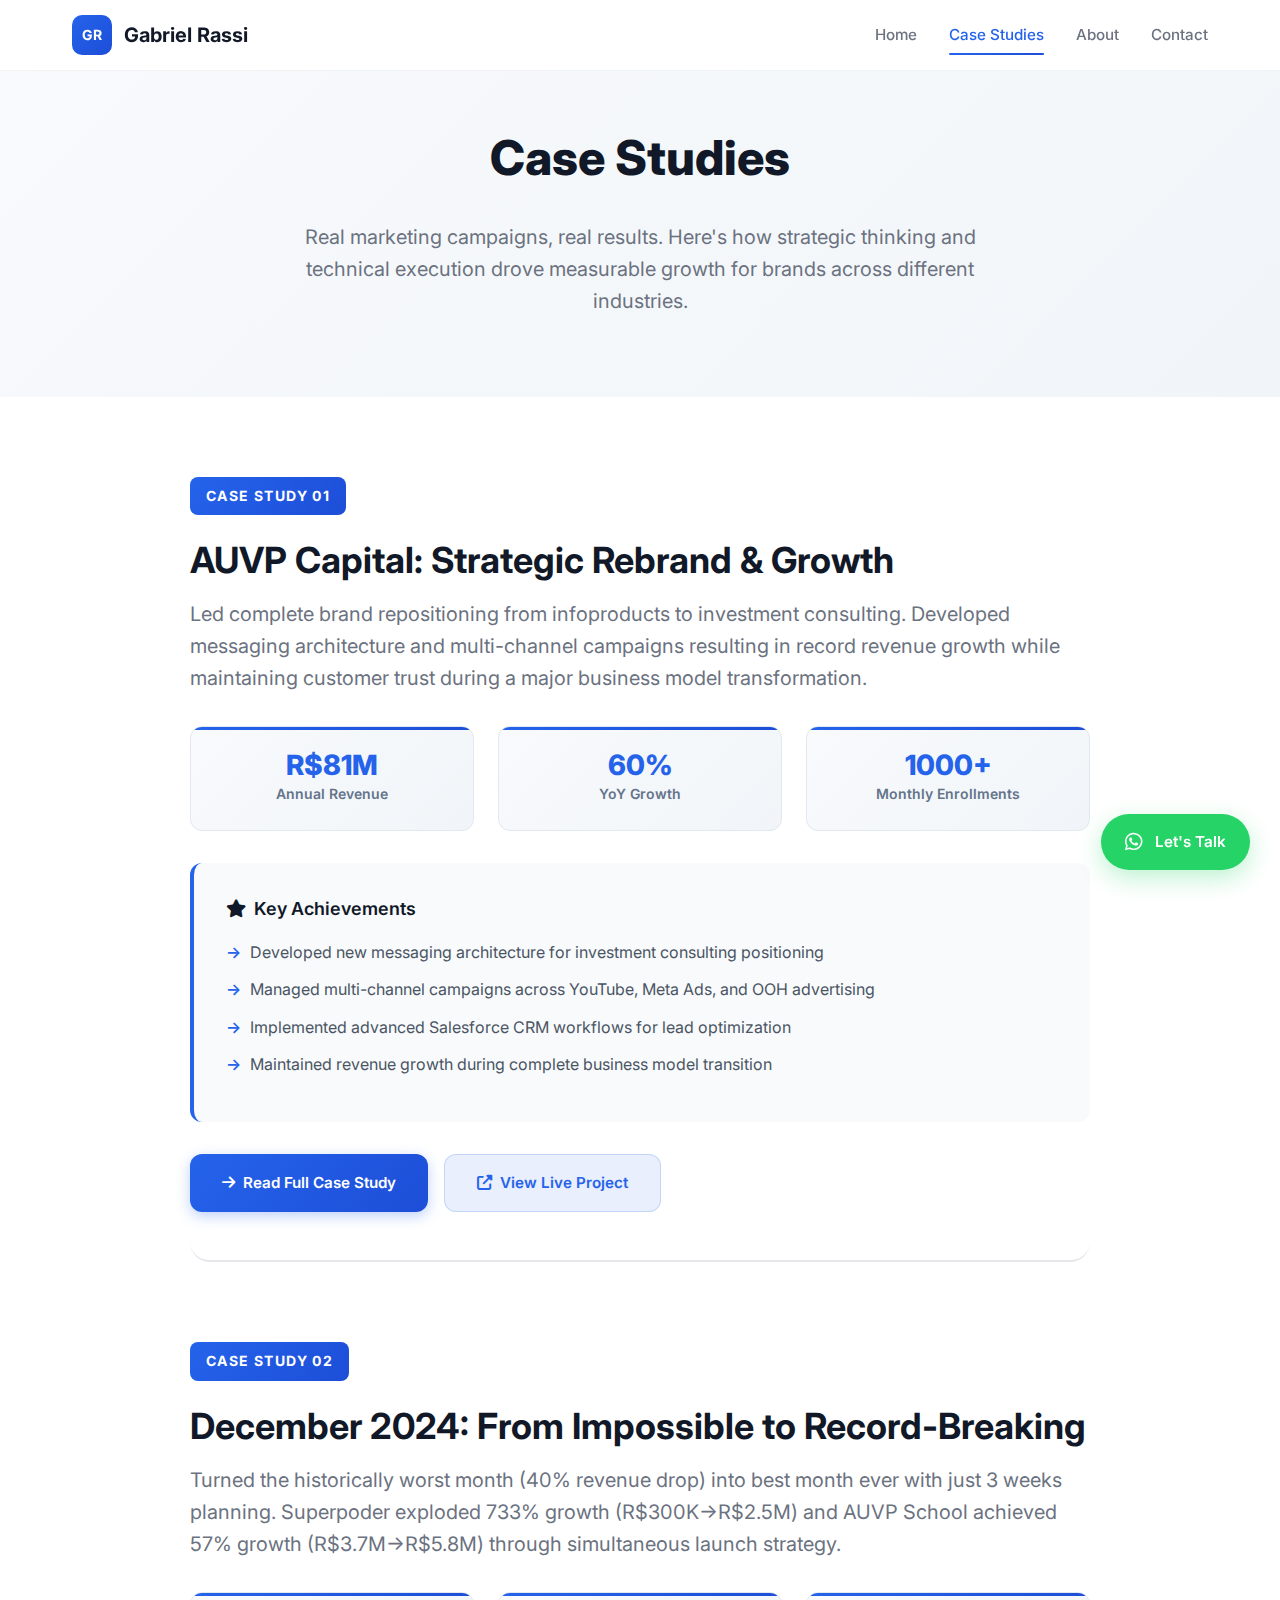
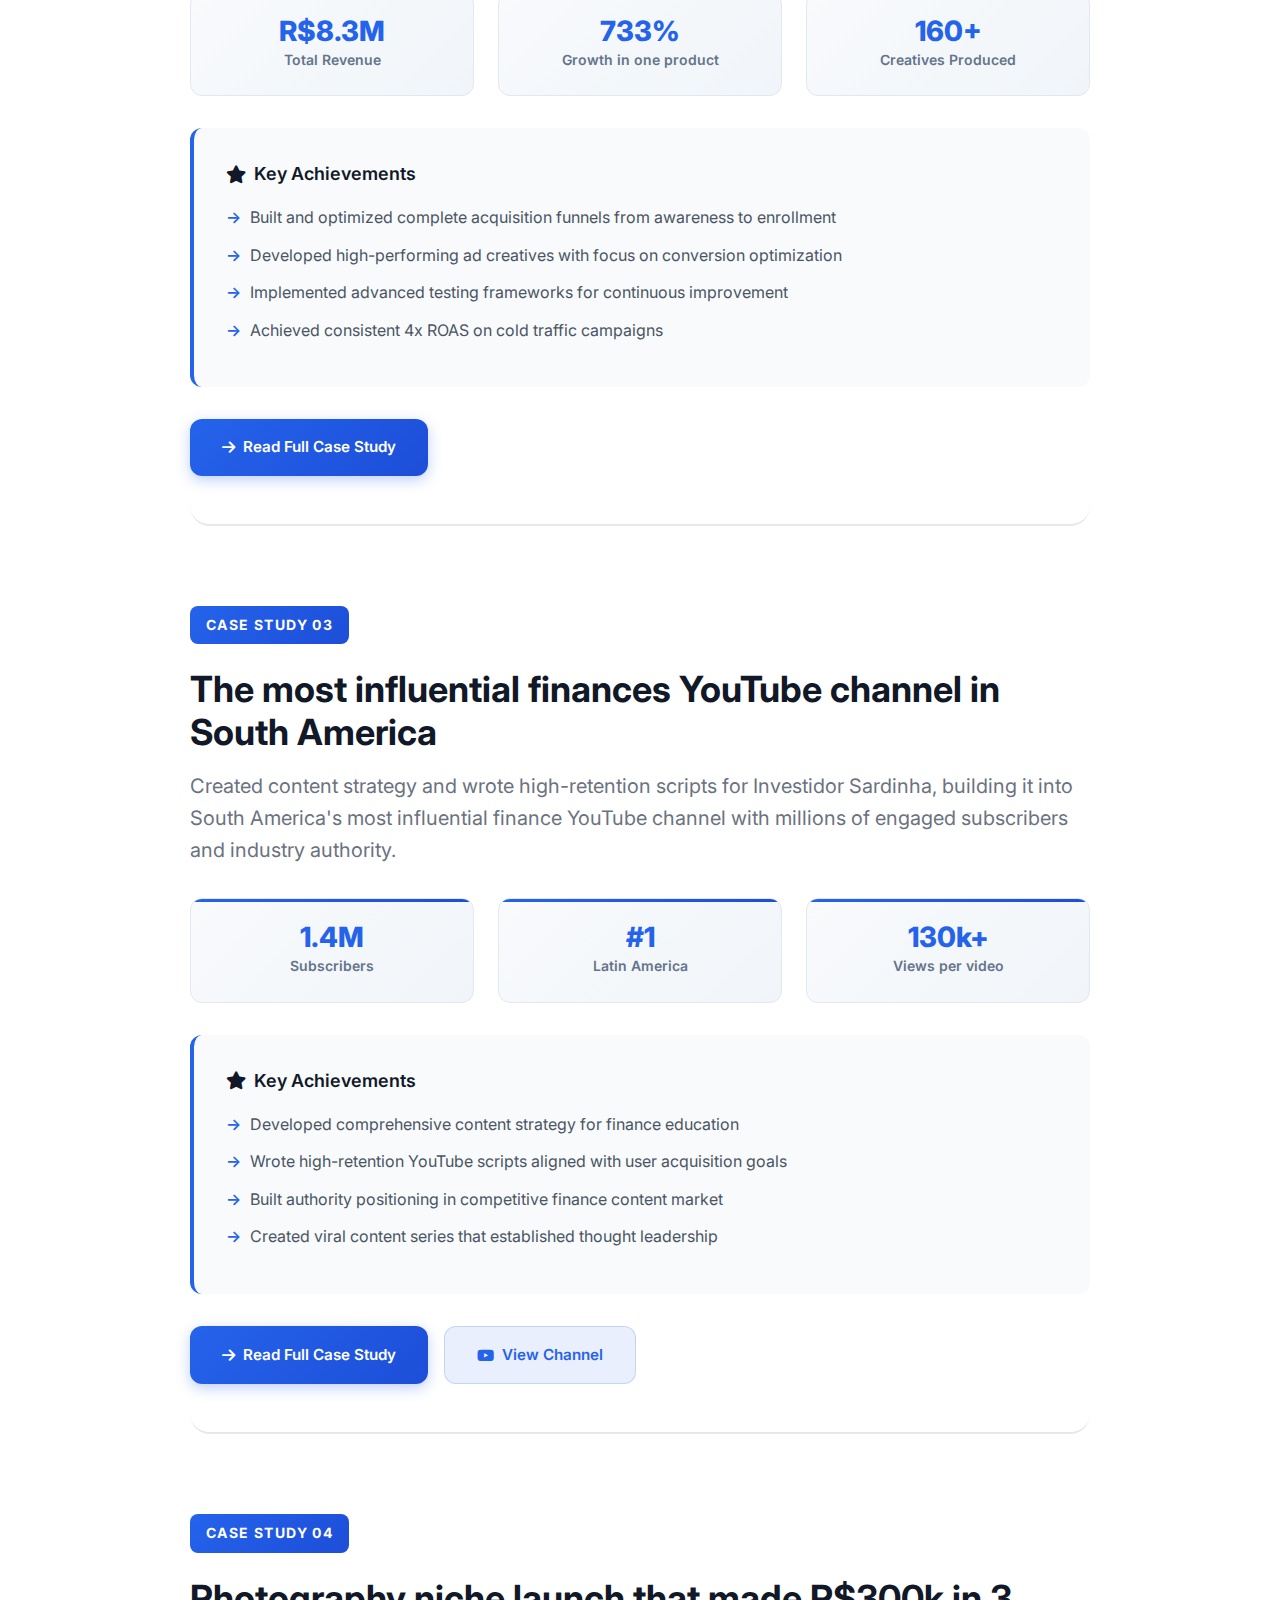
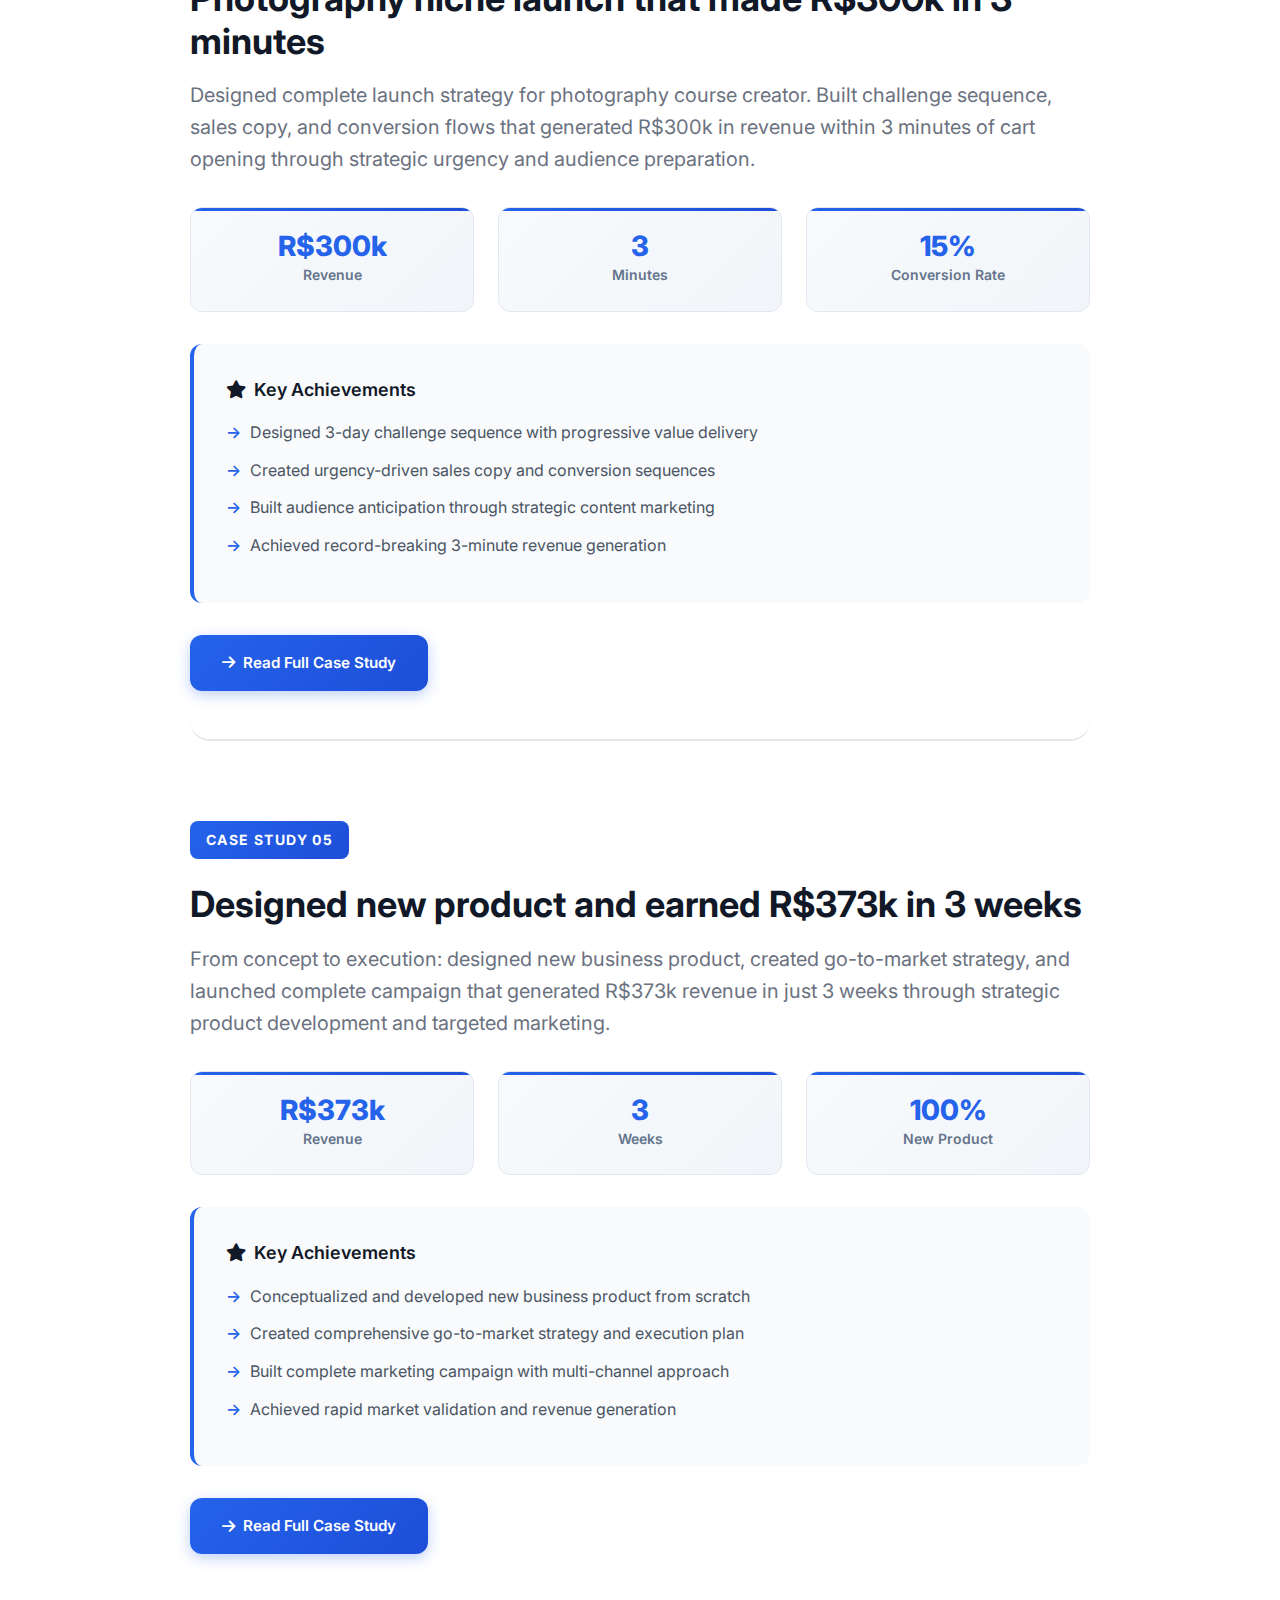
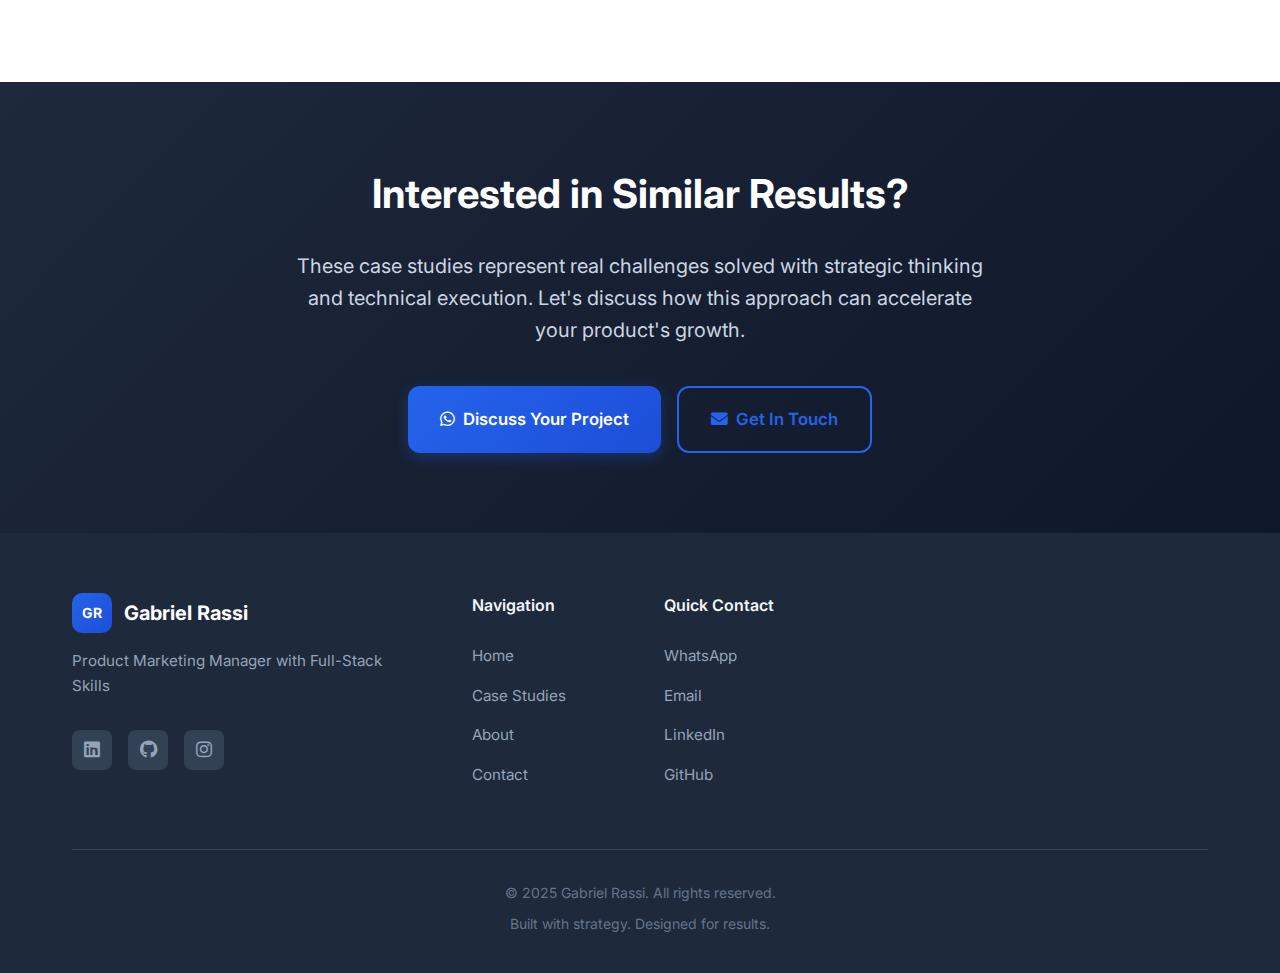
<file: gabrielrassi-com/case-studies.html>
<!DOCTYPE html>
<html lang="en">
<head>
    <meta charset="UTF-8">
    <meta name="viewport" content="width=device-width, initial-scale=1.0">
    <title>Case Studies - Gabriel Rassi Portfolio</title>
    <meta name="description" content="Detailed case studies showcasing Gabriel Rassi's product marketing and growth strategies with proven R$83M+ revenue results.">

    <!-- Fonts -->
    <link rel="preconnect" href="https://fonts.googleapis.com">
    <link rel="preconnect" href="https://fonts.gstatic.com" crossorigin>
    <link href="https://fonts.googleapis.com/css2?family=Inter:wght@300;400;500;600;700;800&display=swap" rel="stylesheet">

    <!-- Icons -->
    <link rel="stylesheet" href="https://cdnjs.cloudflare.com/ajax/libs/font-awesome/6.4.0/css/all.min.css">

    <style>
        /* Reset and Base Styles */
        * {
            margin: 0;
            padding: 0;
            box-sizing: border-box;
        }

        html {
            scroll-behavior: smooth;
        }

        body {
            font-family: 'Inter', -apple-system, BlinkMacSystemFont, 'Segoe UI', sans-serif;
            line-height: 1.6;
            color: #1f2937;
            background: #ffffff;
        }

        /* Container */
        .container {
            max-width: 1200px;
            margin: 0 auto;
            padding: 0 2rem;
        }

        /* Navigation */
        .navbar {
            position: fixed;
            top: 0;
            width: 100%;
            background: rgba(255, 255, 255, 0.95);
            backdrop-filter: blur(20px);
            -webkit-backdrop-filter: blur(20px);
            border-bottom: 1px solid rgba(229, 231, 235, 0.5);
            z-index: 1000;
            transition: all 0.3s ease;
        }

        .nav-container {
            max-width: 1200px;
            margin: 0 auto;
            padding: 0 2rem;
            display: flex;
            justify-content: space-between;
            align-items: center;
            height: 70px;
        }

        .nav-logo {
            display: flex;
            align-items: center;
            gap: 0.75rem;
            text-decoration: none;
            font-weight: 700;
            font-size: 1.25rem;
            color: #111827;
        }

        .logo-icon {
            width: 40px;
            height: 40px;
            background: linear-gradient(135deg, #2563eb 0%, #1d4ed8 100%);
            color: white;
            border-radius: 10px;
            display: flex;
            align-items: center;
            justify-content: center;
            font-weight: 700;
            font-size: 0.875rem;
        }

        .nav-menu {
            display: flex;
            gap: 2rem;
            align-items: center;
        }

        .nav-link {
            text-decoration: none;
            color: #6b7280;
            font-weight: 500;
            font-size: 0.95rem;
            padding: 0.5rem 0;
            position: relative;
            transition: color 0.3s ease;
        }

        .nav-link:hover,
        .nav-link.active {
            color: #2563eb;
        }

        .nav-link.active::after {
            content: '';
            position: absolute;
            bottom: 0;
            left: 0;
            right: 0;
            height: 2px;
            background: linear-gradient(135deg, #2563eb 0%, #1d4ed8 100%);
            border-radius: 1px;
        }

        .nav-toggle {
            display: none;
            flex-direction: column;
            cursor: pointer;
            gap: 4px;
        }

        .nav-toggle span {
            width: 25px;
            height: 3px;
            background: #374151;
            border-radius: 2px;
            transition: all 0.3s ease;
        }

        /* Page Header */
        .page-header {
            padding: 120px 0 80px;
            background: linear-gradient(135deg, #f8fafc 0%, #f1f5f9 100%);
            text-align: center;
        }

        .page-header h1 {
            font-size: 3rem;
            font-weight: 800;
            margin-bottom: 1.5rem;
            color: #111827;
        }

        .page-header p {
            font-size: 1.25rem;
            color: #6b7280;
            max-width: 700px;
            margin: 0 auto;
            line-height: 1.6;
        }

        /* Case Studies Section */
        .case-studies-section {
            padding: 80px 0;
            background: white;
        }

        .cases-grid {
            display: grid;
            grid-template-columns: 1fr;
            gap: 5rem;
            max-width: 900px;
            margin: 0 auto;
        }

        .case-card {
            background: white;
            border-radius: 20px;
            padding: 0;
            border: none;
            box-shadow: none;
            border-bottom: 2px solid #e5e7eb;
            padding-bottom: 3rem;
        }

        .case-card:last-child {
            border-bottom: none;
        }

        .case-number {
            display: inline-block;
            background: linear-gradient(135deg, #2563eb 0%, #1d4ed8 100%);
            color: white;
            padding: 0.5rem 1rem;
            border-radius: 8px;
            font-size: 0.875rem;
            font-weight: 700;
            text-transform: uppercase;
            letter-spacing: 0.1em;
            margin-bottom: 1.5rem;
        }

        .case-card h2 {
            font-size: 2.25rem;
            font-weight: 700;
            margin-bottom: 1rem;
            color: #111827;
            line-height: 1.2;
        }

        .case-description {
            font-size: 1.25rem;
            color: #6b7280;
            line-height: 1.6;
            margin-bottom: 2rem;
        }

        .case-metrics {
            display: grid;
            grid-template-columns: repeat(auto-fit, minmax(200px, 1fr));
            gap: 1.5rem;
            margin-bottom: 2rem;
        }

        .metric-box {
            background: linear-gradient(135deg, #f8fafc 0%, #f1f5f9 100%);
            padding: 1.5rem;
            border-radius: 12px;
            text-align: center;
            border: 1px solid #e2e8f0;
            position: relative;
            overflow: hidden;
        }

        .metric-box::before {
            content: '';
            position: absolute;
            top: 0;
            left: 0;
            right: 0;
            height: 3px;
            background: linear-gradient(135deg, #2563eb 0%, #1d4ed8 100%);
        }

        .metric-number {
            font-size: 1.75rem;
            font-weight: 800;
            color: #2563eb;
            line-height: 1;
            margin-bottom: 0.25rem;
        }

        .metric-label {
            font-size: 0.875rem;
            color: #64748b;
            font-weight: 600;
        }

        .case-highlights {
            background: #f8fafc;
            padding: 2rem;
            border-radius: 12px;
            margin-bottom: 2rem;
            border-left: 4px solid #2563eb;
        }

        .case-highlights h3 {
            font-size: 1.125rem;
            font-weight: 600;
            color: #111827;
            margin-bottom: 1rem;
            display: flex;
            align-items: center;
            gap: 0.5rem;
        }

        .case-highlights ul {
            list-style: none;
            padding: 0;
        }

        .case-highlights li {
            color: #4b5563;
            margin-bottom: 0.75rem;
            padding-left: 1.5rem;
            position: relative;
            line-height: 1.6;
        }

        .case-highlights li::before {
            content: "→";
            color: #2563eb;
            font-weight: 600;
            position: absolute;
            left: 0;
        }

        .case-actions {
            display: flex;
            gap: 1rem;
            flex-wrap: wrap;
        }

        /* Buttons */
        .btn {
            display: inline-flex;
            align-items: center;
            gap: 0.5rem;
            padding: 1rem 2rem;
            border-radius: 12px;
            font-weight: 600;
            font-size: 0.95rem;
            text-decoration: none;
            border: none;
            cursor: pointer;
            transition: all 0.3s ease;
        }

        .btn-primary {
            background: linear-gradient(135deg, #2563eb 0%, #1d4ed8 100%);
            color: white;
            box-shadow: 0 4px 14px rgba(37, 99, 235, 0.3);
        }

        .btn-primary:hover {
            transform: translateY(-2px);
            box-shadow: 0 8px 25px rgba(37, 99, 235, 0.4);
        }

        .btn-secondary {
            background: rgba(37, 99, 235, 0.1);
            color: #2563eb;
            border: 1px solid rgba(37, 99, 235, 0.2);
        }

        .btn-secondary:hover {
            background: rgba(37, 99, 235, 0.15);
            transform: translateY(-2px);
        }

        .btn-outline {
            background: transparent;
            color: #2563eb;
            border: 2px solid #2563eb;
        }

        .btn-outline:hover {
            background: #2563eb;
            color: white;
            transform: translateY(-2px);
        }

        .btn-large {
            padding: 1.125rem 2rem;
            font-size: 1.05rem;
        }

        /* CTA Section */
        .cta-section {
            padding: 80px 0;
            background: linear-gradient(135deg, #1e293b 0%, #0f172a 100%);
            color: white;
            text-align: center;
        }

        .cta-content h2 {
            font-size: 2.5rem;
            font-weight: 700;
            margin-bottom: 1.5rem;
            color: white;
        }

        .cta-content p {
            font-size: 1.25rem;
            color: #cbd5e1;
            margin-bottom: 2.5rem;
            max-width: 700px;
            margin-left: auto;
            margin-right: auto;
            line-height: 1.6;
        }

        .cta-buttons {
            display: flex;
            gap: 1rem;
            justify-content: center;
            flex-wrap: wrap;
        }

        /* Footer - Fixed Design */
        .footer {
            background: #1e293b;
            color: white;
            padding: 60px 0 30px;
        }

        .footer-content {
            display: grid;
            grid-template-columns: 1fr 1fr 1fr;
            gap: 4rem;
            margin-bottom: 3rem;
            align-items: start;
        }

        .footer-left {
            display: flex;
            flex-direction: column;
        }

        .footer-logo {
            display: flex;
            align-items: center;
            gap: 0.75rem;
            font-weight: 700;
            font-size: 1.25rem;
            margin-bottom: 1rem;
        }

        .footer-left p {
            color: #94a3b8;
            margin-bottom: 2rem;
            font-size: 0.95rem;
        }

        .footer-social {
            display: flex;
            gap: 1rem;
        }

        .footer-social a {
            width: 40px;
            height: 40px;
            background: #334155;
            color: #94a3b8;
            border-radius: 8px;
            display: flex;
            align-items: center;
            justify-content: center;
            text-decoration: none;
            transition: all 0.3s ease;
            font-size: 1.125rem;
        }

        .footer-social a:hover {
            background: #2563eb;
            color: white;
        }

        .footer-links {
            display: grid;
            grid-template-columns: 1fr 1fr;
            gap: 3rem;
        }

        .footer-column {
            display: flex;
            flex-direction: column;
        }

        .footer-column h4 {
            color: #f1f5f9;
            font-weight: 600;
            margin-bottom: 1.5rem;
            font-size: 1rem;
        }

        .footer-column ul {
            list-style: none;
            padding: 0;
        }

        .footer-column li {
            margin-bottom: 0.875rem;
        }

        .footer-column a {
            color: #94a3b8;
            text-decoration: none;
            transition: color 0.3s ease;
            font-size: 0.95rem;
        }

        .footer-column a:hover {
            color: #f1f5f9;
        }

        .footer-bottom {
            text-align: center;
            padding-top: 2rem;
            border-top: 1px solid #334155;
        }

        .footer-bottom p {
            color: #64748b;
            margin-bottom: 0.5rem;
            font-size: 0.875rem;
        }

        /* WhatsApp Float */
        .whatsapp-float {
            position: fixed;
            bottom: 30px;
            right: 30px;
            background: #25d366;
            color: white;
            padding: 1rem 1.5rem;
            border-radius: 50px;
            text-decoration: none;
            display: flex;
            align-items: center;
            gap: 0.75rem;
            font-weight: 600;
            font-size: 0.95rem;
            box-shadow: 0 8px 25px rgba(37, 211, 102, 0.3);
            transition: all 0.3s ease;
            z-index: 1000;
            animation: pulse 2s infinite;
        }

        .whatsapp-float:hover {
            transform: translateY(-3px) scale(1.05);
            box-shadow: 0 12px 30px rgba(37, 211, 102, 0.4);
        }

        .whatsapp-float i {
            font-size: 1.25rem;
        }

        @keyframes pulse {
            0% {
                box-shadow: 0 8px 25px rgba(37, 211, 102, 0.3);
            }
            50% {
                box-shadow: 0 8px 25px rgba(37, 211, 102, 0.5);
            }
            100% {
                box-shadow: 0 8px 25px rgba(37, 211, 102, 0.3);
            }
        }

        /* Responsive Design */
        @media (max-width: 1024px) {
            .footer-content {
                grid-template-columns: 1fr;
                gap: 3rem;
                text-align: center;
            }

            .footer-social {
                justify-content: center;
            }

            .footer-links {
                justify-content: center;
            }
        }

        @media (max-width: 768px) {
            .container {
                padding: 0 1rem;
            }

            .nav-container {
                padding: 0 1rem;
            }

            .nav-menu {
                position: fixed;
                top: 70px;
                left: -100%;
                width: 100%;
                height: calc(100vh - 70px);
                background: white;
                flex-direction: column;
                justify-content: flex-start;
                padding-top: 2rem;
                transition: left 0.3s ease;
                border-top: 1px solid #e5e7eb;
            }

            .nav-menu.active {
                left: 0;
            }

            .nav-toggle {
                display: flex;
            }

            .nav-toggle.active span:nth-child(1) {
                transform: rotate(45deg) translate(6px, 6px);
            }

            .nav-toggle.active span:nth-child(2) {
                opacity: 0;
            }

            .nav-toggle.active span:nth-child(3) {
                transform: rotate(-45deg) translate(6px, -6px);
            }

            .page-header {
                padding: 100px 0 60px;
            }

            .page-header h1 {
                font-size: 2.25rem;
            }

            .case-card h2 {
                font-size: 1.75rem;
            }

            .case-metrics {
                grid-template-columns: 1fr;
                gap: 1rem;
            }

            .case-actions {
                flex-direction: column;
            }

            .cta-buttons {
                flex-direction: column;
                align-items: center;
            }

            .whatsapp-float {
                bottom: 20px;
                right: 20px;
                padding: 0.875rem 1.25rem;
            }

            .whatsapp-text {
                display: none;
            }

            .footer-links {
                grid-template-columns: 1fr;
                gap: 2rem;
            }
        }
    </style>
</head>
<body>
    <!-- Navigation -->
    <nav class="navbar">
        <div class="nav-container">
            <a href="index.html" class="nav-logo">
                <span class="logo-icon">GR</span>
                Gabriel Rassi
            </a>
            <div class="nav-menu" id="nav-menu">
                <a href="index.html" class="nav-link">Home</a>
                <a href="case-studies.html" class="nav-link active">Case Studies</a>
                <a href="about.html" class="nav-link">About</a>
                <a href="contact.html" class="nav-link">Contact</a>
            </div>
            <div class="nav-toggle" id="nav-toggle">
                <span></span>
                <span></span>
                <span></span>
            </div>
        </div>
    </nav>

    <!-- Page Header -->
    <section class="page-header">
        <div class="container">
            <h1>Case Studies</h1>
            <p>Real marketing campaigns, real results. Here's how strategic thinking and technical execution drove measurable growth for brands across different industries.</p>
        </div>
    </section>

    <!-- Case Studies -->
    <section class="case-studies-section">
        <div class="container">
            <div class="cases-grid">

                <!-- Case Study 1: AUVP Capital -->
                <article class="case-card">
                    <div class="case-number">Case Study 01</div>
                    <h2>AUVP Capital: Strategic Rebrand & Growth</h2>
                    <p class="case-description">Led complete brand repositioning from infoproducts to investment consulting. Developed messaging architecture and multi-channel campaigns resulting in record revenue growth while maintaining customer trust during a major business model transformation.</p>

                    <div class="case-metrics">
                        <div class="metric-box">
                            <div class="metric-number">R$81M</div>
                            <div class="metric-label">Annual Revenue</div>
                        </div>
                        <div class="metric-box">
                            <div class="metric-number">60%</div>
                            <div class="metric-label">YoY Growth</div>
                        </div>
                        <div class="metric-box">
                            <div class="metric-number">1000+</div>
                            <div class="metric-label">Monthly Enrollments</div>
                        </div>
                    </div>

                    <div class="case-highlights">
                        <h3><i class="fas fa-star"></i> Key Achievements</h3>
                        <ul>
                            <li>Developed new messaging architecture for investment consulting positioning</li>
                            <li>Managed multi-channel campaigns across YouTube, Meta Ads, and OOH advertising</li>
                            <li>Implemented advanced Salesforce CRM workflows for lead optimization</li>
                            <li>Maintained revenue growth during complete business model transition</li>
                        </ul>
                    </div>

                    <div class="case-actions">
                        <a href="case-study-auvp.html" class="btn btn-primary">
                            <i class="fas fa-arrow-right"></i>
                            Read Full Case Study
                        </a>
                        <a href="https://www.auvp.com.br" target="_blank" class="btn btn-secondary">
                            <i class="fas fa-external-link-alt"></i>
                            View Live Project
                        </a>
                    </div>
                </article>

                <!-- Case Study 2: Education Platform -->
                <article class="case-card">
                    <div class="case-number">Case Study 02</div>
                    <h2>December 2024: From Impossible to Record-Breaking</h2>
                    <p class="case-description">Turned the historically worst month (40% revenue drop) into best month ever with just 3 weeks planning. Superpoder exploded 733% growth (R$300K→R$2.5M) and AUVP School achieved 57% growth (R$3.7M→R$5.8M) through simultaneous launch strategy.
</p>

                    <div class="case-metrics">
                        <div class="metric-box">
                            <div class="metric-number">R$8.3M</div>
                            <div class="metric-label">Total Revenue</div>
                        </div>
                        <div class="metric-box">
                            <div class="metric-number">733%</div>
                            <div class="metric-label">Growth in one product</div>
                        </div>
                        <div class="metric-box">
                            <div class="metric-number">160+</div>
                            <div class="metric-label">Creatives Produced</div>
                        </div>
                    </div>

                    <div class="case-highlights">
                        <h3><i class="fas fa-star"></i> Key Achievements</h3>
                        <ul>
                            <li>Built and optimized complete acquisition funnels from awareness to enrollment</li>
                            <li>Developed high-performing ad creatives with focus on conversion optimization</li>
                            <li>Implemented advanced testing frameworks for continuous improvement</li>
                            <li>Achieved consistent 4x ROAS on cold traffic campaigns</li>
                        </ul>
                    </div>

                    <div class="case-actions">
                        <a href="case-study-december.html" class="btn btn-primary">
                            <i class="fas fa-arrow-right"></i>
                            Read Full Case Study
                        </a>
                    </div>
                </article>

                <!-- Case Study 3: YouTube Channel -->
                <article class="case-card">
                    <div class="case-number">Case Study 03</div>
                    <h2>The most influential finances YouTube channel in South America</h2>
                    <p class="case-description">Created content strategy and wrote high-retention scripts for Investidor Sardinha, building it into South America's most influential finance YouTube channel with millions of engaged subscribers and industry authority.</p>

                    <div class="case-metrics">
                        <div class="metric-box">
                            <div class="metric-number">1.4M</div>
                            <div class="metric-label">Subscribers</div>
                        </div>
                        <div class="metric-box">
                            <div class="metric-number">#1</div>
                            <div class="metric-label">Latin America</div>
                        </div>
                        <div class="metric-box">
                            <div class="metric-number">130k+</div>
                            <div class="metric-label">Views per video</div>
                        </div>
                    </div>

                    <div class="case-highlights">
                        <h3><i class="fas fa-star"></i> Key Achievements</h3>
                        <ul>
                            <li>Developed comprehensive content strategy for finance education</li>
                            <li>Wrote high-retention YouTube scripts aligned with user acquisition goals</li>
                            <li>Built authority positioning in competitive finance content market</li>
                            <li>Created viral content series that established thought leadership</li>
                        </ul>
                    </div>

                    <div class="case-actions">
                        <a href="case-study-youtube.html" class="btn btn-primary">
                            <i class="fas fa-arrow-right"></i>
                            Read Full Case Study
                        </a>
                        <a href="https://www.youtube.com/investidorsardinha" target="_blank" class="btn btn-secondary">
                            <i class="fab fa-youtube"></i>
                            View Channel
                        </a>
                    </div>
                </article>

                <!-- Case Study 4: Photography Launch -->
                <article class="case-card">
                    <div class="case-number">Case Study 04</div>
                    <h2>Photography niche launch that made R$300k in 3 minutes</h2>
                    <p class="case-description">Designed complete launch strategy for photography course creator. Built challenge sequence, sales copy, and conversion flows that generated R$300k in revenue within 3 minutes of cart opening through strategic urgency and audience preparation.</p>

                    <div class="case-metrics">
                        <div class="metric-box">
                            <div class="metric-number">R$300k</div>
                            <div class="metric-label">Revenue</div>
                        </div>
                        <div class="metric-box">
                            <div class="metric-number">3</div>
                            <div class="metric-label">Minutes</div>
                        </div>
                        <div class="metric-box">
                            <div class="metric-number">15%</div>
                            <div class="metric-label">Conversion Rate</div>
                        </div>
                    </div>

                    <div class="case-highlights">
                        <h3><i class="fas fa-star"></i> Key Achievements</h3>
                        <ul>
                            <li>Designed 3-day challenge sequence with progressive value delivery</li>
                            <li>Created urgency-driven sales copy and conversion sequences</li>
                            <li>Built audience anticipation through strategic content marketing</li>
                            <li>Achieved record-breaking 3-minute revenue generation</li>
                        </ul>
                    </div>

                    <div class="case-actions">
                        <a href="case-study-photography.html" class="btn btn-primary">
                            <i class="fas fa-arrow-right"></i>
                            Read Full Case Study
                        </a>
                    </div>
                </article>

                <!-- Case Study 5: Product Launch -->
                <article class="case-card">
                    <div class="case-number">Case Study 05</div>
                    <h2>Designed new product and earned R$373k in 3 weeks</h2>
                    <p class="case-description">From concept to execution: designed new business product, created go-to-market strategy, and launched complete campaign that generated R$373k revenue in just 3 weeks through strategic product development and targeted marketing.</p>

                    <div class="case-metrics">
                        <div class="metric-box">
                            <div class="metric-number">R$373k</div>
                            <div class="metric-label">Revenue</div>
                        </div>
                        <div class="metric-box">
                            <div class="metric-number">3</div>
                            <div class="metric-label">Weeks</div>
                        </div>
                        <div class="metric-box">
                            <div class="metric-number">100%</div>
                            <div class="metric-label">New Product</div>
                        </div>
                    </div>

                    <div class="case-highlights">
                        <h3><i class="fas fa-star"></i> Key Achievements</h3>
                        <ul>
                            <li>Conceptualized and developed new business product from scratch</li>
                            <li>Created comprehensive go-to-market strategy and execution plan</li>
                            <li>Built complete marketing campaign with multi-channel approach</li>
                            <li>Achieved rapid market validation and revenue generation</li>
                        </ul>
                    </div>

                    <div class="case-actions">
                        <a href="case-study-auvp-negocios.html" class="btn btn-primary">
                            <i class="fas fa-arrow-right"></i>
                            Read Full Case Study
                        </a>
                    </div>
                </article>

            </div>
        </div>
    </section>

    <!-- CTA Section -->
    <section class="cta-section">
        <div class="container">
            <div class="cta-content">
                <h2>Interested in Similar Results?</h2>
                <p>These case studies represent real challenges solved with strategic thinking and technical execution. Let's discuss how this approach can accelerate your product's growth.</p>
                <div class="cta-buttons">
                    <a href="https://wa.me/5562999501727?text=Hello!%20I%20want%20to%20discuss%20a%20product%20marketing%20opportunity.%20Are%20you%20available%3F"
                       class="btn btn-primary btn-large" target="_blank">
                        <i class="fab fa-whatsapp"></i>
                        Discuss Your Project
                    </a>
                    <a href="contact.html" class="btn btn-outline btn-large">
                        <i class="fas fa-envelope"></i>
                        Get In Touch
                    </a>
                </div>
            </div>
        </div>
    </section>

    <!-- Footer -->
    <footer class="footer">
        <div class="container">
            <div class="footer-content">
                <div class="footer-left">
                    <div class="footer-logo">
                        <span class="logo-icon">GR</span>
                        Gabriel Rassi
                    </div>
                    <p>Product Marketing Manager with Full-Stack Skills</p>
                    <div class="footer-social">
                        <a href="https://linkedin.com/in/gabrielrassi" target="_blank" aria-label="LinkedIn">
                            <i class="fab fa-linkedin"></i>
                        </a>
                        <a href="https://github.com/gabrielrassidev" target="_blank" aria-label="GitHub">
                            <i class="fab fa-github"></i>
                        </a>
                        <a href="https://instagram.com/ogabrielrassi" target="_blank" aria-label="Instagram">
                            <i class="fab fa-instagram"></i>
                        </a>
                    </div>
                </div>
                <div class="footer-links">
                    <div class="footer-column">
                        <h4>Navigation</h4>
                        <ul>
                            <li><a href="index.html">Home</a></li>
                            <li><a href="case-studies.html">Case Studies</a></li>
                            <li><a href="about.html">About</a></li>
                            <li><a href="contact.html">Contact</a></li>
                        </ul>
                    </div>
                    <div class="footer-column">
                        <h4>Quick Contact</h4>
                        <ul>
                            <li><a href="https://wa.me/5562999501727" target="_blank">WhatsApp</a></li>
                            <li><a href="mailto:gabrielrassi01@gmail.com">Email</a></li>
                            <li><a href="https://linkedin.com/in/gabrielrassi" target="_blank">LinkedIn</a></li>
                            <li><a href="https://github.com/gabrielrassidev" target="_blank">GitHub</a></li>
                        </ul>
                    </div>
                </div>
            </div>
            <div class="footer-bottom">
                <p>&copy; 2025 Gabriel Rassi. All rights reserved.</p>
                <p>Built with strategy. Designed for results.</p>
            </div>
        </div>
    </footer>

    <!-- WhatsApp Float Button -->
    <a class="whatsapp-float"
       href="https://wa.me/5562999501727?text=Hello!%20I%20want%20to%20discuss%20a%20product%20marketing%20opportunity.%20Are%20you%20available%3F"
       target="_blank"
       rel="noopener"
       aria-label="Contact via WhatsApp">
        <i class="fab fa-whatsapp"></i>
        <span class="whatsapp-text">Let's Talk</span>
    </a>

    <script>
        // Mobile navigation toggle
        const navToggle = document.getElementById('nav-toggle');
        const navMenu = document.getElementById('nav-menu');

        navToggle.addEventListener('click', () => {
            navMenu.classList.toggle('active');
            navToggle.classList.toggle('active');
        });

        // Close menu when clicking on a link
        document.querySelectorAll('.nav-link').forEach(link => {
            link.addEventListener('click', () => {
                navMenu.classList.remove('active');
                navToggle.classList.remove('active');
            });
        });

        // Smooth scrolling for anchor links
        document.querySelectorAll('a[href^="#"]').forEach(anchor => {
            anchor.addEventListener('click', function (e) {
                e.preventDefault();
                const target = document.querySelector(this.getAttribute('href'));
                if (target) {
                    target.scrollIntoView({
                        behavior: 'smooth',
                        block: 'start'
                    });
                }
            });
        });

        // Add scroll effect to navbar
        window.addEventListener('scroll', () => {
            const navbar = document.querySelector('.navbar');
            if (window.scrollY > 50) {
                navbar.style.background = 'rgba(255, 255, 255, 0.98)';
                navbar.style.boxShadow = '0 2px 20px rgba(0, 0, 0, 0.1)';
            } else {
                navbar.style.background = 'rgba(255, 255, 255, 0.95)';
                navbar.style.boxShadow = 'none';
            }
        });
    </script>
</body>
</html>
</file>
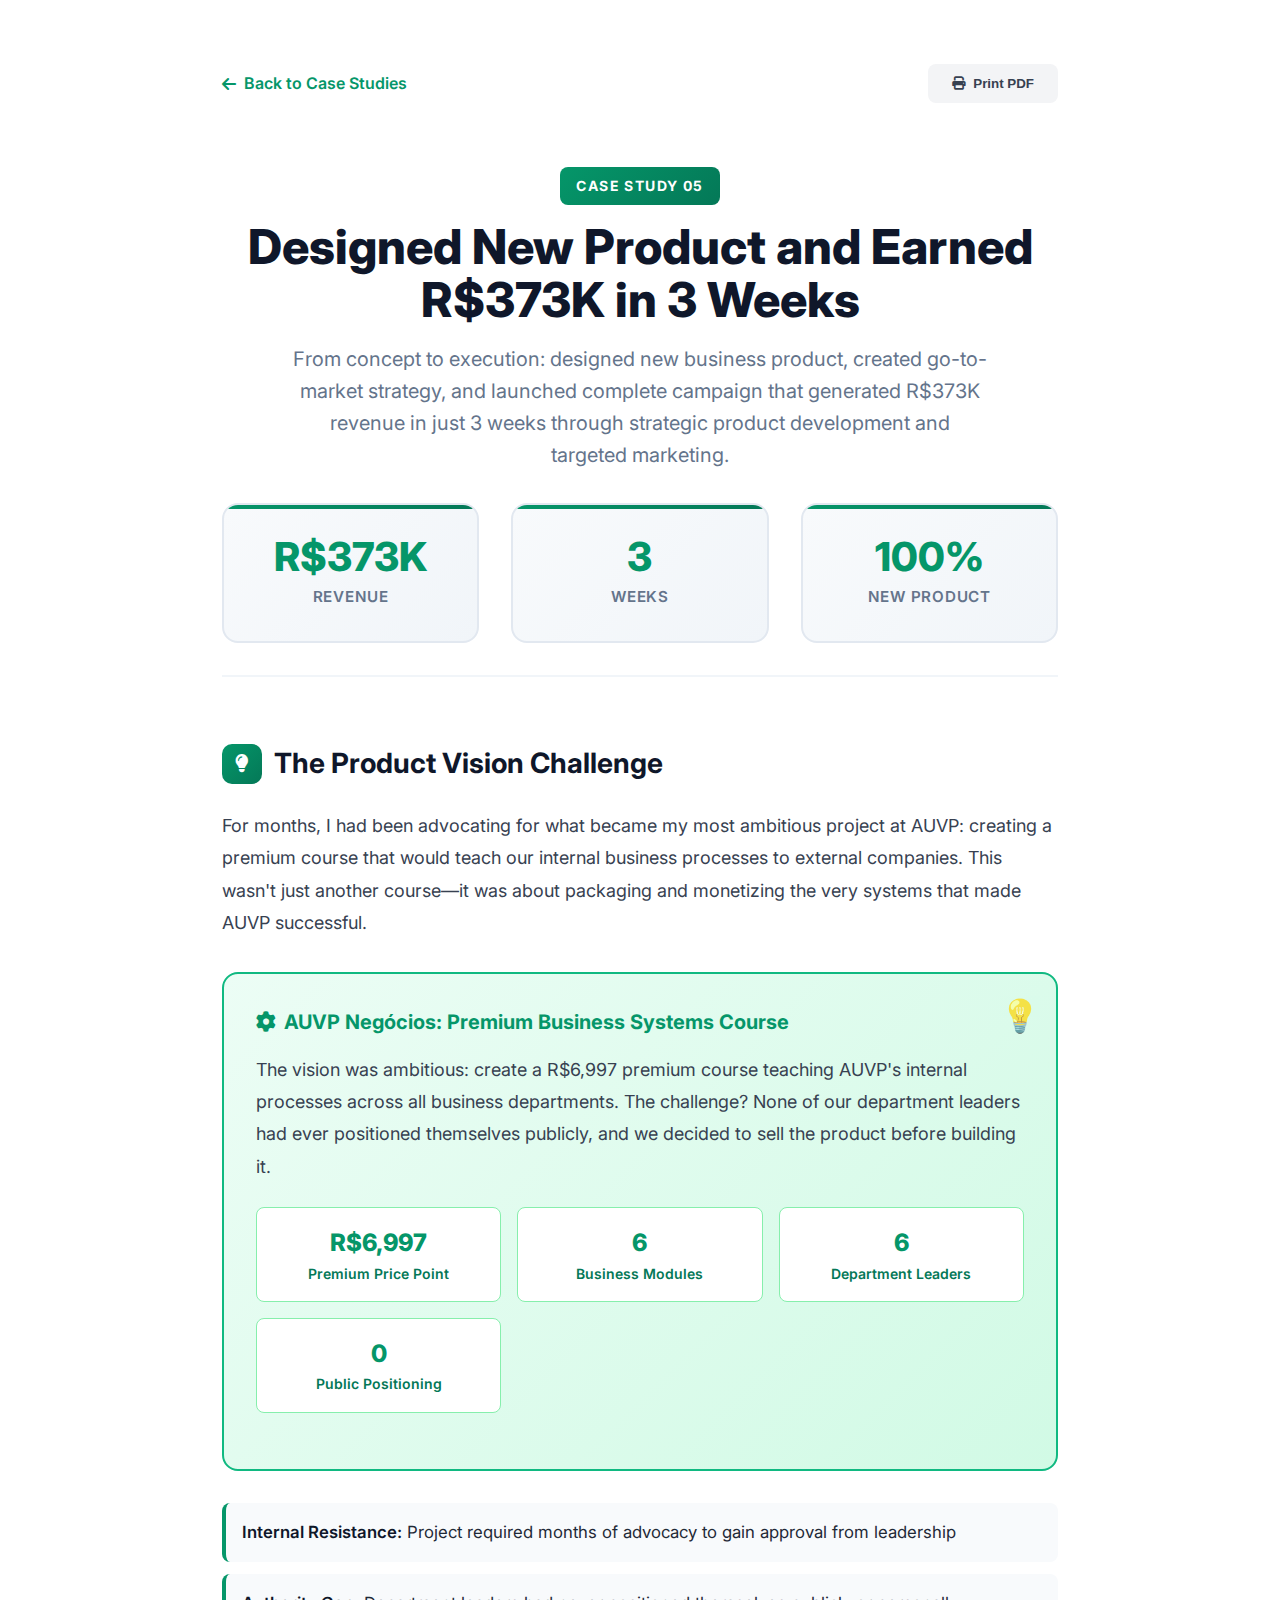
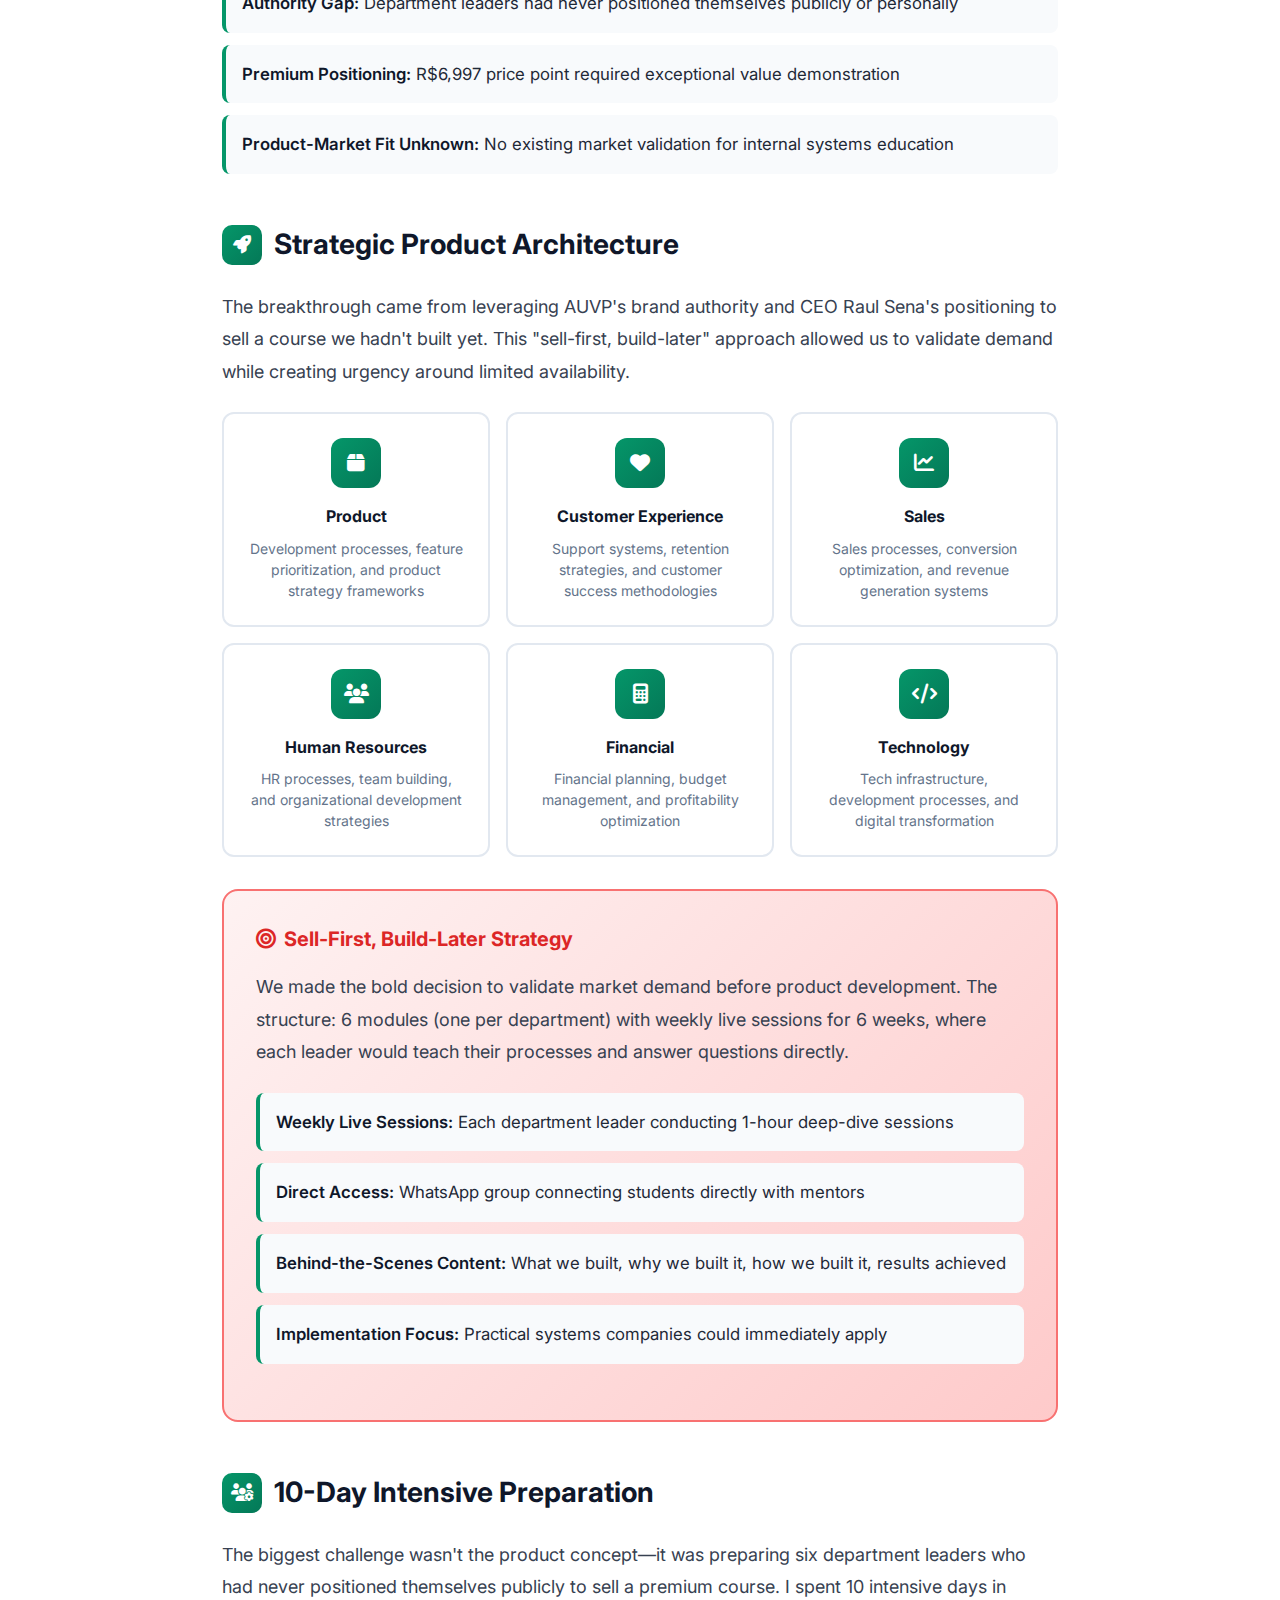
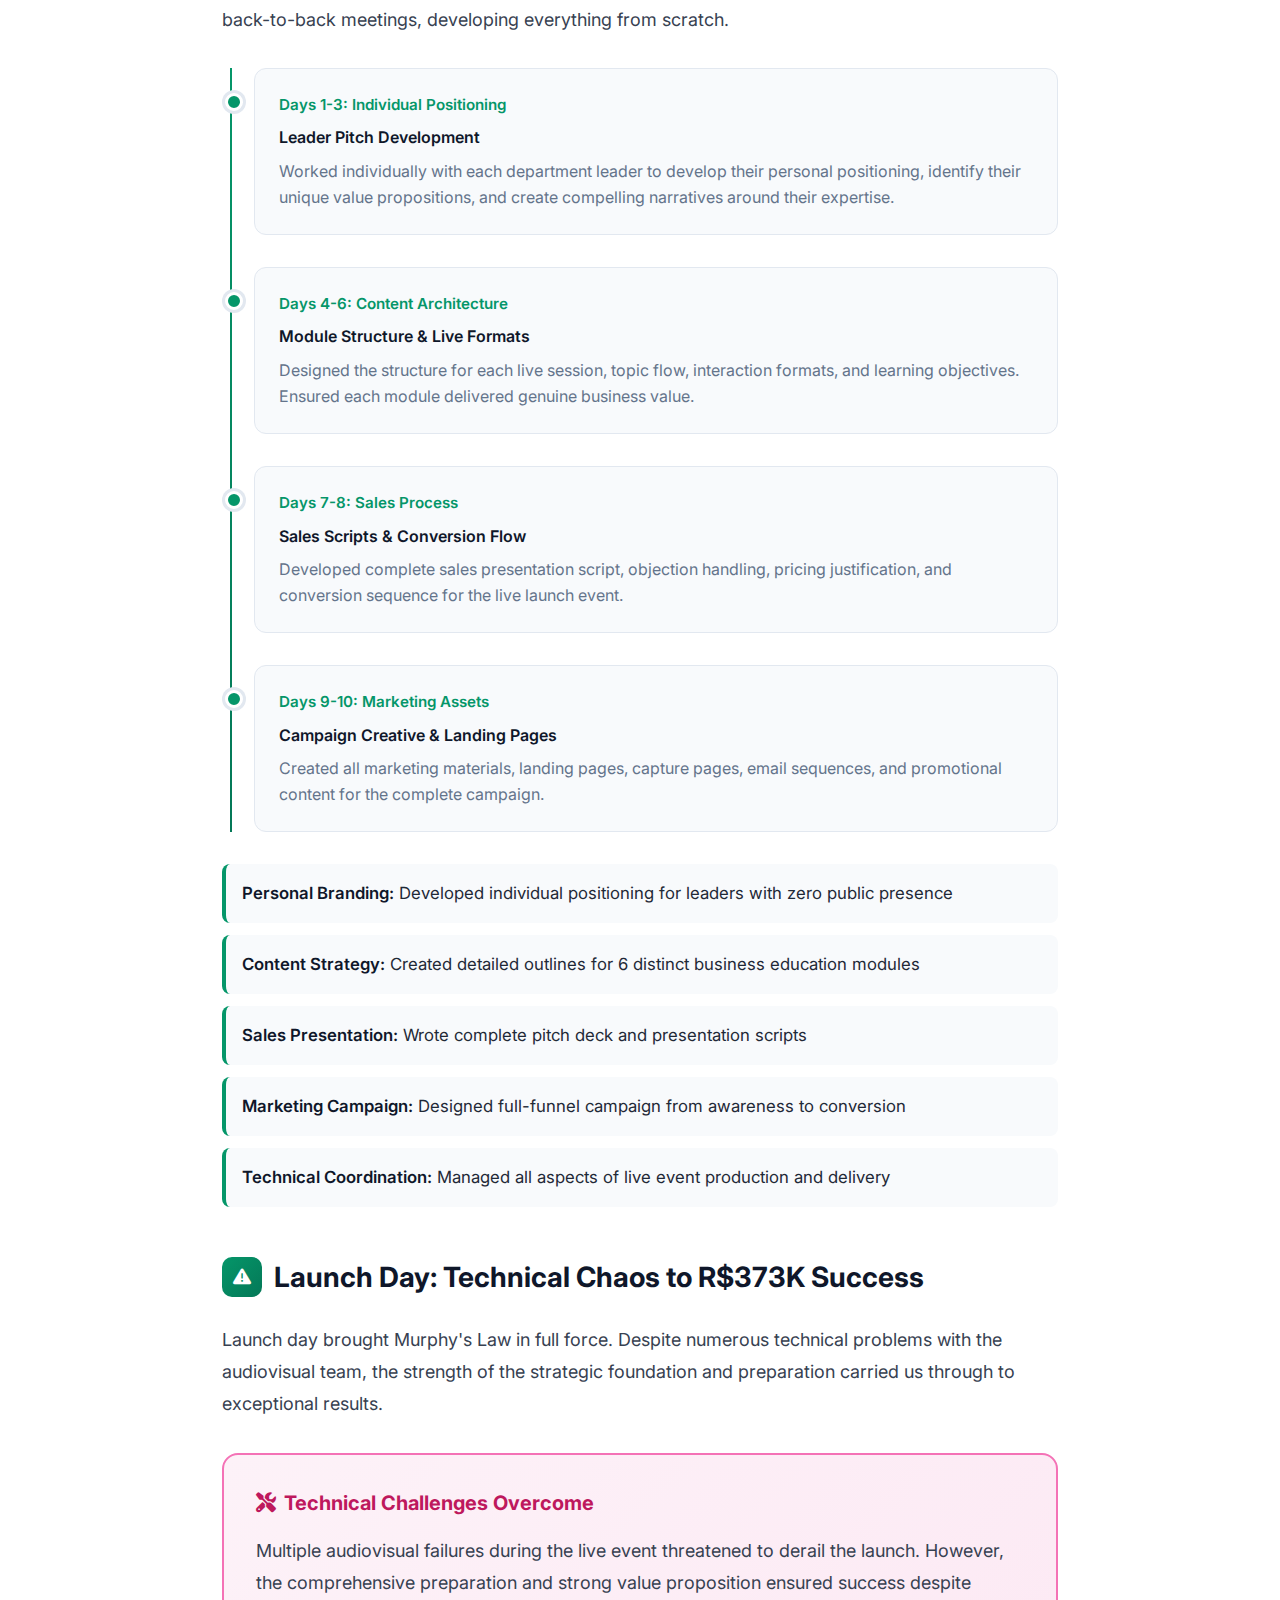
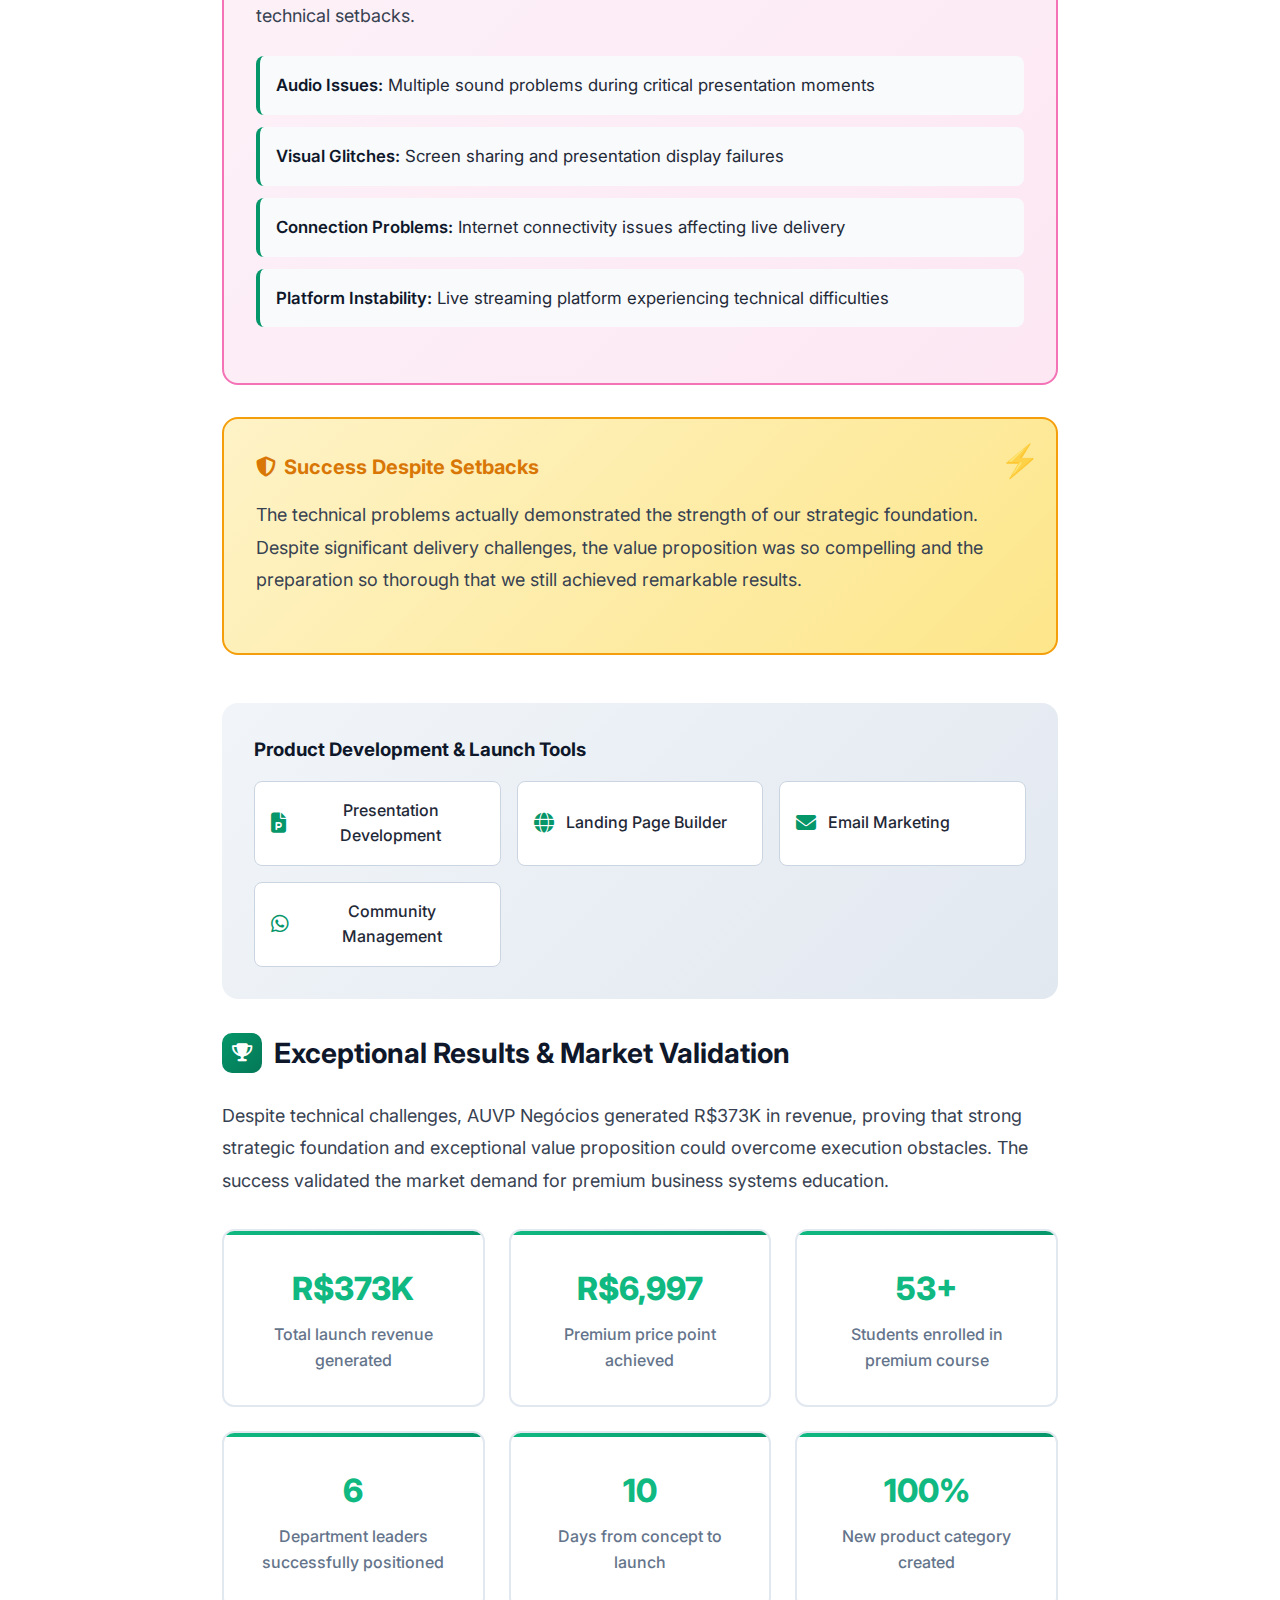
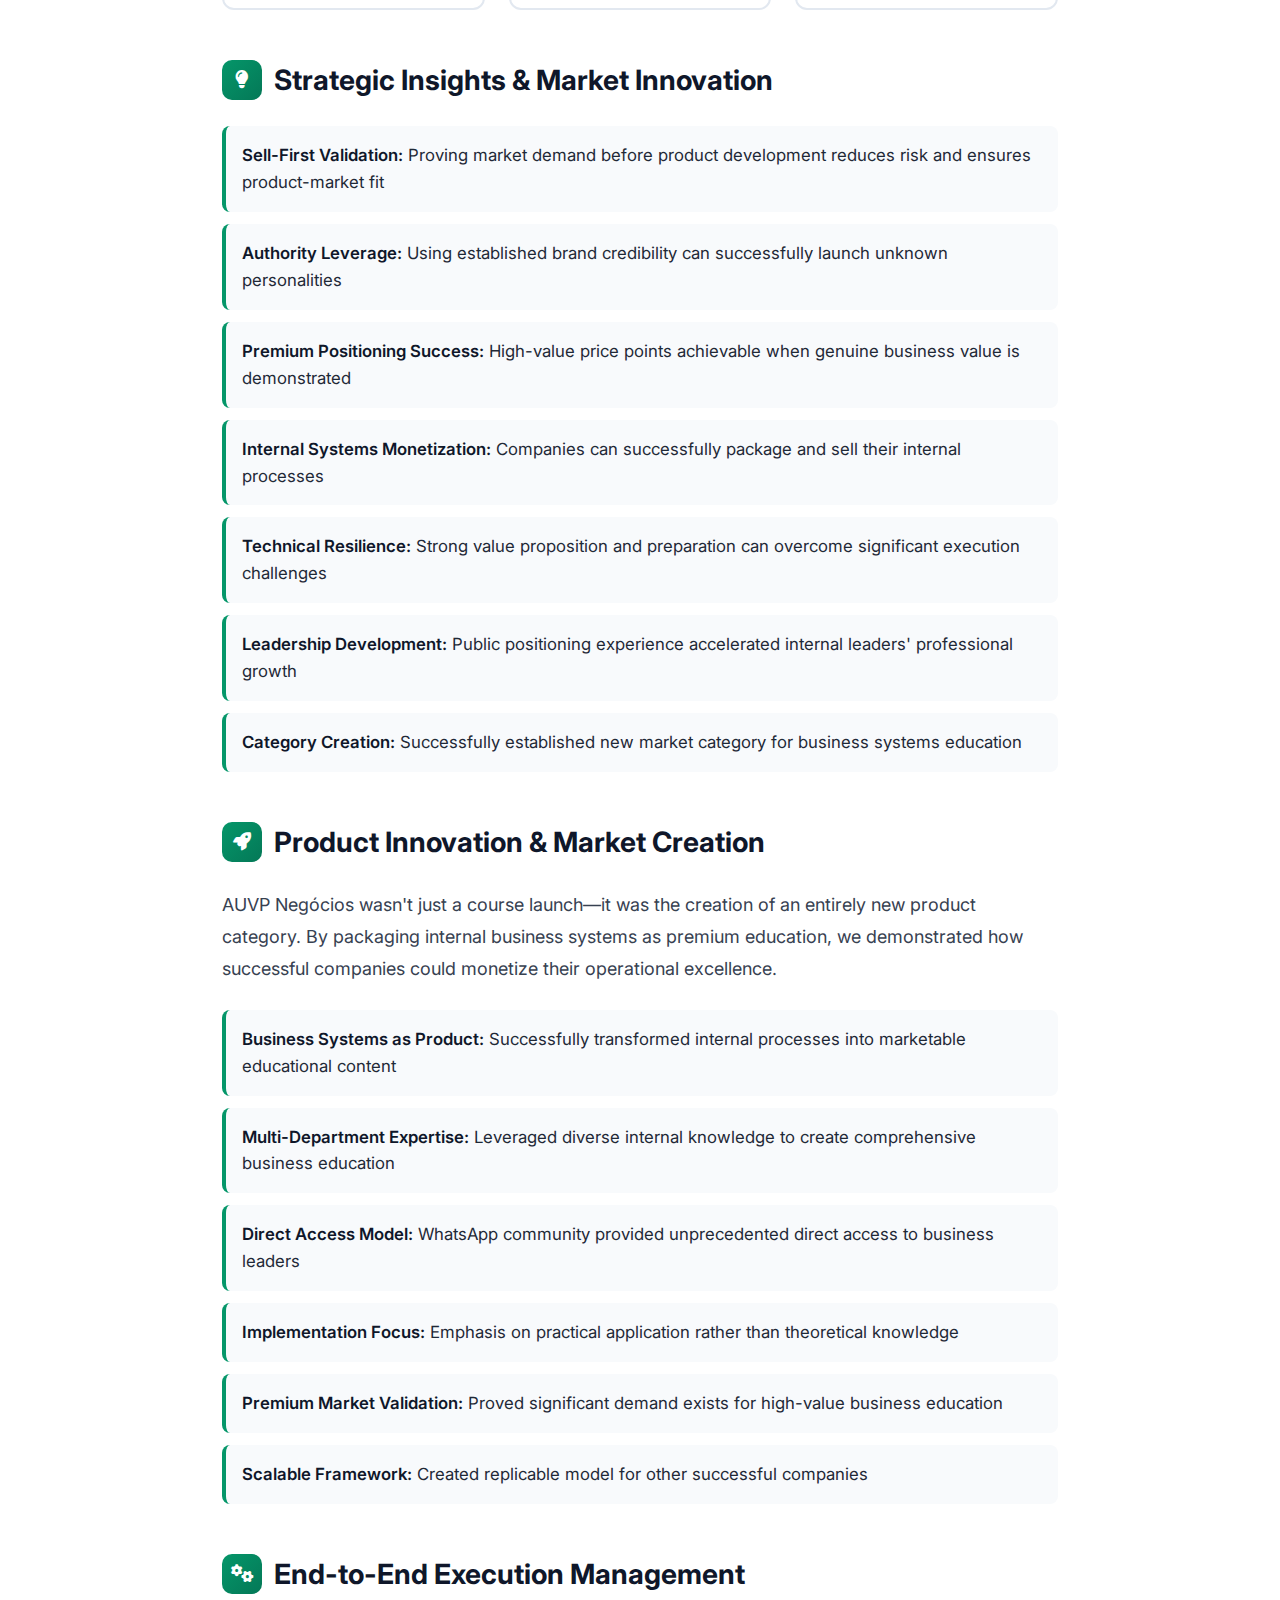
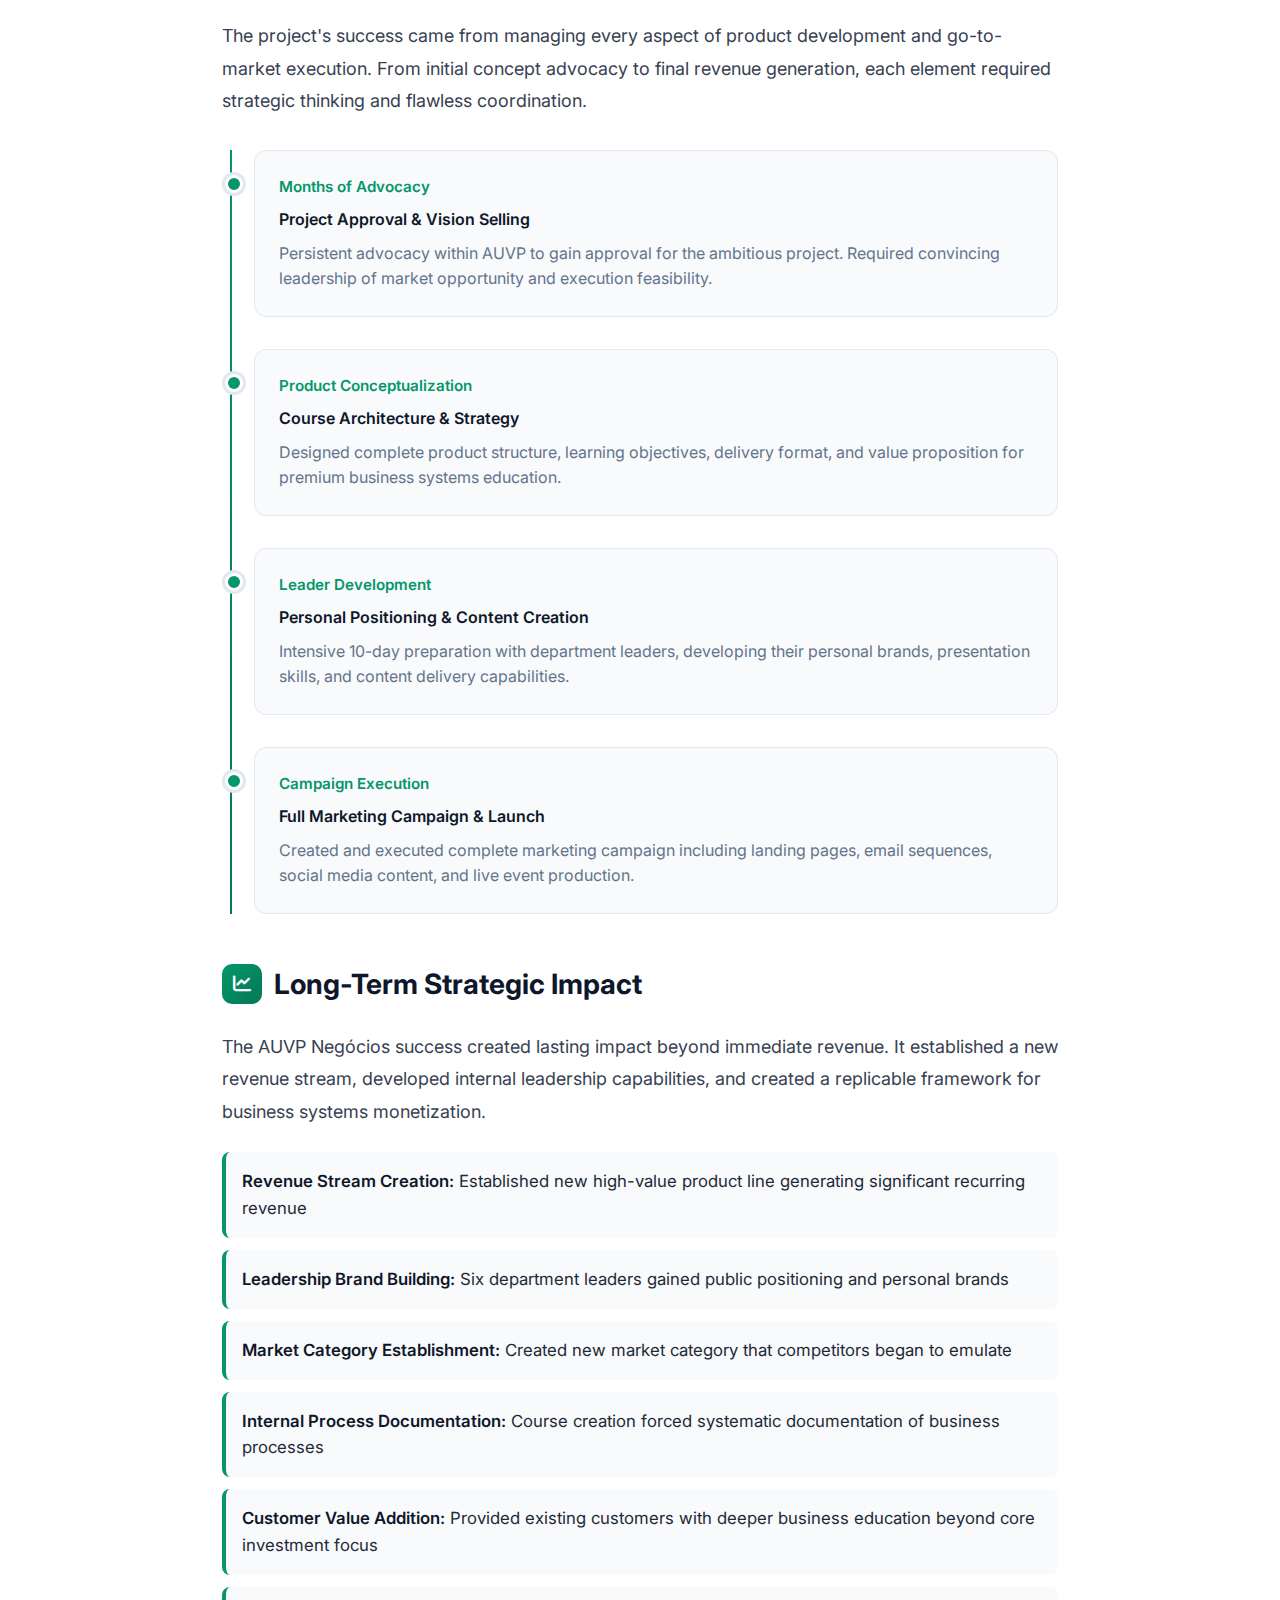
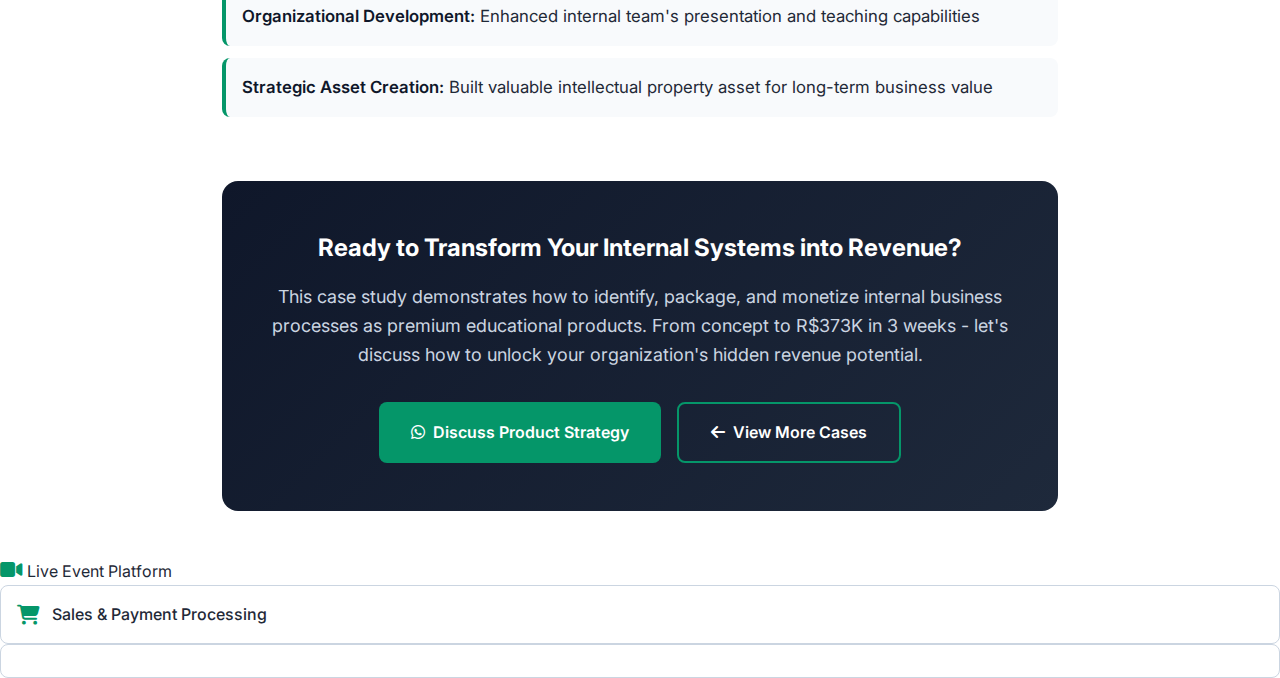
<file: gabrielrassi-com/case-study-auvp-negocios.html>
<!DOCTYPE html>
<html lang="en">
<head>
    <meta charset="UTF-8">
    <meta name="viewport" content="width=device-width, initial-scale=1.0">
    <title>Designed New Product and Earned R$373K in 3 Weeks - Gabriel Rassi</title>
    <meta name="description" content="How Gabriel Rassi conceptualized, developed, and launched AUVP Negócios from scratch - a premium R$6,997 course that generated R$373K in revenue in just 3 weeks through strategic product development and go-to-market execution.">

    <!-- Fonts -->
    <link rel="preconnect" href="https://fonts.googleapis.com">
    <link rel="preconnect" href="https://fonts.gstatic.com" crossorigin>
    <link href="https://fonts.googleapis.com/css2?family=Inter:wght@300;400;500;600;700;800&display=swap" rel="stylesheet">

    <!-- Icons -->
    <link rel="stylesheet" href="https://cdnjs.cloudflare.com/ajax/libs/font-awesome/6.4.0/css/all.min.css">

    <style>
        /* Case Study Page Styles */
        * {
            margin: 0;
            padding: 0;
            box-sizing: border-box;
        }

        body {
            font-family: 'Inter', -apple-system, BlinkMacSystemFont, 'Segoe UI', sans-serif;
            line-height: 1.6;
            color: #1f2937;
            background: #ffffff;
        }

        .case-study-container {
            max-width: 900px;
            margin: 0 auto;
            padding: 3rem 2rem;
        }

        /* Header */
        .case-header {
            text-align: center;
            margin-bottom: 4rem;
            padding-bottom: 2rem;
            border-bottom: 2px solid #f1f5f9;
        }

        .case-number {
            display: inline-block;
            background: linear-gradient(135deg, #059669 0%, #047857 100%);
            color: white;
            padding: 0.5rem 1rem;
            border-radius: 8px;
            font-size: 0.875rem;
            font-weight: 700;
            text-transform: uppercase;
            letter-spacing: 0.1em;
            margin-bottom: 1rem;
        }

        .case-title {
            font-size: 3rem;
            font-weight: 800;
            margin-bottom: 1rem;
            color: #0f172a;
            line-height: 1.1;
        }

        .case-subtitle {
            font-size: 1.25rem;
            color: #64748b;
            margin-bottom: 2rem;
            max-width: 700px;
            margin-left: auto;
            margin-right: auto;
        }

        .case-metrics-header {
            display: grid;
            grid-template-columns: repeat(auto-fit, minmax(200px, 1fr));
            gap: 2rem;
            margin-top: 2rem;
        }

        .metric-box {
            background: linear-gradient(135deg, #f8fafc 0%, #f1f5f9 100%);
            padding: 2rem;
            border-radius: 16px;
            text-align: center;
            border: 2px solid #e2e8f0;
            position: relative;
            overflow: hidden;
        }

        .metric-box::before {
            content: '';
            position: absolute;
            top: 0;
            left: 0;
            right: 0;
            height: 4px;
            background: linear-gradient(135deg, #059669 0%, #047857 100%);
        }

        .metric-number {
            font-size: 2.5rem;
            font-weight: 800;
            color: #059669;
            line-height: 1;
            margin-bottom: 0.5rem;
        }

        .metric-label {
            font-size: 0.95rem;
            color: #64748b;
            font-weight: 600;
            text-transform: uppercase;
            letter-spacing: 0.05em;
        }

        /* Navigation */
        .case-nav {
            display: flex;
            justify-content: space-between;
            align-items: center;
            margin-bottom: 3rem;
            padding: 1rem 0;
        }

        .back-link {
            display: inline-flex;
            align-items: center;
            gap: 0.5rem;
            color: #059669;
            text-decoration: none;
            font-weight: 600;
            transition: all 0.3s ease;
        }

        .back-link:hover {
            gap: 0.75rem;
            color: #047857;
        }

        .print-btn {
            background: #f3f4f6;
            color: #374151;
            border: none;
            padding: 0.75rem 1.5rem;
            border-radius: 8px;
            font-weight: 600;
            cursor: pointer;
            display: flex;
            align-items: center;
            gap: 0.5rem;
            transition: all 0.3s ease;
        }

        .print-btn:hover {
            background: #e5e7eb;
        }

        /* Content Sections */
        .content-section {
            margin-bottom: 3rem;
        }

        .section-title {
            font-size: 1.75rem;
            font-weight: 700;
            color: #0f172a;
            margin-bottom: 1.5rem;
            display: flex;
            align-items: center;
            gap: 0.75rem;
        }

        .section-icon {
            width: 40px;
            height: 40px;
            background: linear-gradient(135deg, #059669 0%, #047857 100%);
            border-radius: 10px;
            display: flex;
            align-items: center;
            justify-content: center;
            color: white;
            font-size: 1.125rem;
        }

        .content-text {
            font-size: 1.125rem;
            line-height: 1.8;
            color: #374151;
            margin-bottom: 1.5rem;
        }

        .content-list {
            list-style: none;
            padding: 0;
            margin: 1.5rem 0;
        }

        .content-list li {
            background: #f8fafc;
            padding: 1rem;
            margin-bottom: 0.75rem;
            border-radius: 8px;
            border-left: 4px solid #059669;
            font-size: 1.05rem;
            line-height: 1.6;
        }

        .content-list strong {
            color: #0f172a;
            font-weight: 600;
        }

        /* Product Concept Box */
        .product-concept {
            background: linear-gradient(135deg, #ecfdf5 0%, #d1fae5 100%);
            border: 2px solid #10b981;
            border-radius: 16px;
            padding: 2rem;
            margin: 2rem 0;
            position: relative;
            overflow: hidden;
        }

        .product-concept::before {
            content: '💡';
            position: absolute;
            top: 1rem;
            right: 1rem;
            font-size: 2rem;
            opacity: 0.7;
        }

        .concept-title {
            color: #059669;
            font-weight: 700;
            font-size: 1.25rem;
            margin-bottom: 1rem;
            display: flex;
            align-items: center;
            gap: 0.5rem;
        }

        .product-details {
            display: grid;
            grid-template-columns: repeat(auto-fit, minmax(200px, 1fr));
            gap: 1rem;
            margin: 1.5rem 0;
        }

        .detail-card {
            background: white;
            padding: 1rem;
            border-radius: 8px;
            text-align: center;
            border: 1px solid #86efac;
        }

        .detail-number {
            font-size: 1.5rem;
            font-weight: 800;
            color: #059669;
        }

        .detail-label {
            font-size: 0.875rem;
            color: #047857;
            font-weight: 600;
        }

        /* Challenge Box */
        .challenge-box {
            background: linear-gradient(135deg, #fef3c7 0%, #fde68a 100%);
            border: 2px solid #f59e0b;
            border-radius: 16px;
            padding: 2rem;
            margin: 2rem 0;
            position: relative;
            overflow: hidden;
        }

        .challenge-box::before {
            content: '⚡';
            position: absolute;
            top: 1rem;
            right: 1rem;
            font-size: 2rem;
            opacity: 0.7;
        }

        .challenge-title {
            color: #d97706;
            font-weight: 700;
            font-size: 1.25rem;
            margin-bottom: 1rem;
            display: flex;
            align-items: center;
            gap: 0.5rem;
        }

        /* Department Grid */
        .departments-grid {
            display: grid;
            grid-template-columns: repeat(auto-fit, minmax(250px, 1fr));
            gap: 1rem;
            margin: 1.5rem 0;
        }

        .department-card {
            background: white;
            padding: 1.5rem;
            border-radius: 12px;
            border: 2px solid #e2e8f0;
            text-align: center;
        }

        .department-icon {
            width: 50px;
            height: 50px;
            background: linear-gradient(135deg, #059669 0%, #047857 100%);
            border-radius: 12px;
            display: flex;
            align-items: center;
            justify-content: center;
            color: white;
            font-size: 1.25rem;
            margin: 0 auto 1rem;
        }

        .department-name {
            font-weight: 700;
            color: #0f172a;
            margin-bottom: 0.5rem;
        }

        .department-description {
            font-size: 0.875rem;
            color: #64748b;
            line-height: 1.5;
        }

        /* Sell First Strategy */
        .sell-first {
            background: linear-gradient(135deg, #fef2f2 0%, #fecaca 100%);
            border: 2px solid #f87171;
            border-radius: 16px;
            padding: 2rem;
            margin: 2rem 0;
        }

        .sell-first-title {
            color: #dc2626;
            font-weight: 700;
            font-size: 1.25rem;
            margin-bottom: 1rem;
            display: flex;
            align-items: center;
            gap: 0.5rem;
        }

        /* Timeline */
        .timeline {
            position: relative;
            padding-left: 2rem;
            margin: 2rem 0;
        }

        .timeline::before {
            content: '';
            position: absolute;
            left: 8px;
            top: 0;
            bottom: 0;
            width: 2px;
            background: linear-gradient(to bottom, #059669, #047857);
        }

        .timeline-item {
            position: relative;
            margin-bottom: 2rem;
            background: #f8fafc;
            padding: 1.5rem;
            border-radius: 12px;
            border: 1px solid #e2e8f0;
        }

        .timeline-item::before {
            content: '';
            position: absolute;
            left: -1.875rem;
            top: 1.5rem;
            width: 12px;
            height: 12px;
            background: #059669;
            border-radius: 50%;
            border: 3px solid white;
            box-shadow: 0 0 0 3px #e2e8f0;
        }

        .timeline-date {
            color: #059669;
            font-weight: 600;
            font-size: 0.95rem;
            margin-bottom: 0.5rem;
        }

        .timeline-title {
            font-weight: 600;
            color: #0f172a;
            margin-bottom: 0.5rem;
        }

        .timeline-description {
            color: #64748b;
            line-height: 1.6;
        }

        /* Results Grid */
        .results-grid {
            display: grid;
            grid-template-columns: repeat(auto-fit, minmax(250px, 1fr));
            gap: 1.5rem;
            margin: 2rem 0;
        }

        .result-card {
            background: white;
            padding: 2rem;
            border-radius: 12px;
            border: 2px solid #e2e8f0;
            text-align: center;
            position: relative;
            overflow: hidden;
        }

        .result-card::before {
            content: '';
            position: absolute;
            top: 0;
            left: 0;
            right: 0;
            height: 4px;
            background: linear-gradient(135deg, #10b981 0%, #059669 100%);
        }

        .result-value {
            font-size: 2rem;
            font-weight: 800;
            color: #10b981;
            margin-bottom: 0.5rem;
        }

        .result-description {
            color: #64748b;
            font-weight: 500;
        }

        /* Technical Problems Box */
        .problems-box {
            background: linear-gradient(135deg, #fdf2f8 0%, #fce7f3 100%);
            border: 2px solid #f472b6;
            border-radius: 16px;
            padding: 2rem;
            margin: 2rem 0;
        }

        .problems-title {
            color: #be185d;
            font-weight: 700;
            font-size: 1.25rem;
            margin-bottom: 1rem;
            display: flex;
            align-items: center;
            gap: 0.5rem;
        }

        /* Tools Used */
        .tools-used {
            background: linear-gradient(135deg, #f1f5f9 0%, #e2e8f0 100%);
            padding: 2rem;
            border-radius: 16px;
            margin: 2rem 0;
        }

        .tools-grid {
            display: grid;
            grid-template-columns: repeat(auto-fit, minmax(200px, 1fr));
            gap: 1rem;
            margin-top: 1rem;
        }

        .tool-item {
            background: white;
            padding: 1rem;
            border-radius: 8px;
            text-align: center;
            border: 1px solid #cbd5e1;
            display: flex;
            align-items: center;
            gap: 0.75rem;
            font-weight: 500;
        }

        .tool-icon {
            color: #059669;
            font-size: 1.25rem;
        }

        /* Footer */
        .case-footer {
            background: linear-gradient(135deg, #0f172a 0%, #1e293b 100%);
            color: white;
            padding: 3rem;
            border-radius: 16px;
            text-align: center;
            margin-top: 4rem;
        }

        .footer-title {
            font-size: 1.5rem;
            font-weight: 700;
            margin-bottom: 1rem;
        }

        .footer-text {
            color: #cbd5e1;
            margin-bottom: 2rem;
            font-size: 1.125rem;
        }

        .contact-buttons {
            display: flex;
            gap: 1rem;
            justify-content: center;
            flex-wrap: wrap;
        }

        .contact-btn {
            background: #059669;
            color: white;
            padding: 1rem 2rem;
            border-radius: 8px;
            text-decoration: none;
            font-weight: 600;
            transition: all 0.3s ease;
            display: flex;
            align-items: center;
            gap: 0.5rem;
        }

        .contact-btn:hover {
            background: #047857;
            transform: translateY(-2px);
        }

        .contact-btn.secondary {
            background: transparent;
            border: 2px solid #059669;
        }

        .contact-btn.secondary:hover {
            background: #059669;
        }

        /* Print Styles */
        @media print {
            .case-nav, .case-footer { display: none; }
            .case-study-container { padding: 1rem; }
            .case-title { font-size: 2rem; }
            .content-section { page-break-inside: avoid; }
        }

        /* Responsive */
        @media (max-width: 768px) {
            .case-study-container {
                padding: 2rem 1rem;
            }

            .case-title {
                font-size: 2rem;
            }

            .case-metrics-header {
                grid-template-columns: 1fr;
            }

            .departments-grid {
                grid-template-columns: 1fr;
            }

            .results-grid {
                grid-template-columns: 1fr;
            }

            .tools-grid {
                grid-template-columns: 1fr;
            }

            .contact-buttons {
                flex-direction: column;
                align-items: center;
            }

            .timeline {
                padding-left: 1.5rem;
            }

            .product-details {
                grid-template-columns: 1fr;
            }
        }
    </style>
</head>
<body>
    <div class="case-study-container">
        <!-- Navigation -->
        <div class="case-nav">
            <a href="case-studies.html" class="back-link">
                <i class="fas fa-arrow-left"></i>
                Back to Case Studies
            </a>
            <button class="print-btn" onclick="window.print()">
                <i class="fas fa-print"></i>
                Print PDF
            </button>
        </div>

        <!-- Header -->
        <header class="case-header">
            <div class="case-number">Case Study 05</div>
            <h1 class="case-title">Designed New Product and Earned R$373K in 3 Weeks</h1>
            <p class="case-subtitle">From concept to execution: designed new business product, created go-to-market strategy, and launched complete campaign that generated R$373K revenue in just 3 weeks through strategic product development and targeted marketing.</p>

            <div class="case-metrics-header">
                <div class="metric-box">
                    <div class="metric-number">R$373K</div>
                    <div class="metric-label">Revenue</div>
                </div>
                <div class="metric-box">
                    <div class="metric-number">3</div>
                    <div class="metric-label">Weeks</div>
                </div>
                <div class="metric-box">
                    <div class="metric-number">100%</div>
                    <div class="metric-label">New Product</div>
                </div>
            </div>
        </header>

        <!-- Challenge Section -->
        <section class="content-section">
            <h2 class="section-title">
                <div class="section-icon">
                    <i class="fas fa-lightbulb"></i>
                </div>
                The Product Vision Challenge
            </h2>
            <p class="content-text">
                For months, I had been advocating for what became my most ambitious project at AUVP: creating a premium course that would teach our internal business processes to external companies. This wasn't just another course—it was about packaging and monetizing the very systems that made AUVP successful.
            </p>

            <div class="product-concept">
                <div class="concept-title">
                    <i class="fas fa-cog"></i>
                    AUVP Negócios: Premium Business Systems Course
                </div>
                <p class="content-text">
                    The vision was ambitious: create a R$6,997 premium course teaching AUVP's internal processes across all business departments. The challenge? None of our department leaders had ever positioned themselves publicly, and we decided to sell the product before building it.
                </p>

                <div class="product-details">
                    <div class="detail-card">
                        <div class="detail-number">R$6,997</div>
                        <div class="detail-label">Premium Price Point</div>
                    </div>
                    <div class="detail-card">
                        <div class="detail-number">6</div>
                        <div class="detail-label">Business Modules</div>
                    </div>
                    <div class="detail-card">
                        <div class="detail-number">6</div>
                        <div class="detail-label">Department Leaders</div>
                    </div>
                    <div class="detail-card">
                        <div class="detail-number">0</div>
                        <div class="detail-label">Public Positioning</div>
                    </div>
                </div>
            </div>

            <ul class="content-list">
                <li><strong>Internal Resistance:</strong> Project required months of advocacy to gain approval from leadership</li>
                <li><strong>Authority Gap:</strong> Department leaders had never positioned themselves publicly or personally</li>
                <li><strong>Premium Positioning:</strong> R$6,997 price point required exceptional value demonstration</li>
                <li><strong>Product-Market Fit Unknown:</strong> No existing market validation for internal systems education</li>
            </ul>
        </section>

        <!-- Strategy Section -->
        <section class="content-section">
            <h2 class="section-title">
                <div class="section-icon">
                    <i class="fas fa-rocket"></i>
                </div>
                Strategic Product Architecture
            </h2>
            <p class="content-text">
                The breakthrough came from leveraging AUVP's brand authority and CEO Raul Sena's positioning to sell a course we hadn't built yet. This "sell-first, build-later" approach allowed us to validate demand while creating urgency around limited availability.
            </p>

            <div class="departments-grid">
                <div class="department-card">
                    <div class="department-icon">
                        <i class="fas fa-box"></i>
                    </div>
                    <div class="department-name">Product</div>
                    <div class="department-description">Development processes, feature prioritization, and product strategy frameworks</div>
                </div>
                <div class="department-card">
                    <div class="department-icon">
                        <i class="fas fa-heart"></i>
                    </div>
                    <div class="department-name">Customer Experience</div>
                    <div class="department-description">Support systems, retention strategies, and customer success methodologies</div>
                </div>
                <div class="department-card">
                    <div class="department-icon">
                        <i class="fas fa-chart-line"></i>
                    </div>
                    <div class="department-name">Sales</div>
                    <div class="department-description">Sales processes, conversion optimization, and revenue generation systems</div>
                </div>
                <div class="department-card">
                    <div class="department-icon">
                        <i class="fas fa-users"></i>
                    </div>
                    <div class="department-name">Human Resources</div>
                    <div class="department-description">HR processes, team building, and organizational development strategies</div>
                </div>
                <div class="department-card">
                    <div class="department-icon">
                        <i class="fas fa-calculator"></i>
                    </div>
                    <div class="department-name">Financial</div>
                    <div class="department-description">Financial planning, budget management, and profitability optimization</div>
                </div>
                <div class="department-card">
                    <div class="department-icon">
                        <i class="fas fa-code"></i>
                    </div>
                    <div class="department-name">Technology</div>
                    <div class="department-description">Tech infrastructure, development processes, and digital transformation</div>
                </div>
            </div>

            <div class="sell-first">
                <div class="sell-first-title">
                    <i class="fas fa-bullseye"></i>
                    Sell-First, Build-Later Strategy
                </div>
                <p class="content-text">
                    We made the bold decision to validate market demand before product development. The structure: 6 modules (one per department) with weekly live sessions for 6 weeks, where each leader would teach their processes and answer questions directly.
                </p>
                <ul class="content-list" style="font-size: 0.95rem;">
                    <li><strong>Weekly Live Sessions:</strong> Each department leader conducting 1-hour deep-dive sessions</li>
                    <li><strong>Direct Access:</strong> WhatsApp group connecting students directly with mentors</li>
                    <li><strong>Behind-the-Scenes Content:</strong> What we built, why we built it, how we built it, results achieved</li>
                    <li><strong>Implementation Focus:</strong> Practical systems companies could immediately apply</li>
                </ul>
            </div>
        </section>

        <!-- Execution Challenge -->
        <section class="content-section">
            <h2 class="section-title">
                <div class="section-icon">
                    <i class="fas fa-users-cog"></i>
                </div>
                10-Day Intensive Preparation
            </h2>
            <p class="content-text">
                The biggest challenge wasn't the product concept—it was preparing six department leaders who had never positioned themselves publicly to sell a premium course. I spent 10 intensive days in back-to-back meetings, developing everything from scratch.
            </p>

            <div class="timeline">
                <div class="timeline-item">
                    <div class="timeline-date">Days 1-3: Individual Positioning</div>
                    <div class="timeline-title">Leader Pitch Development</div>
                    <div class="timeline-description">Worked individually with each department leader to develop their personal positioning, identify their unique value propositions, and create compelling narratives around their expertise.</div>
                </div>
                <div class="timeline-item">
                    <div class="timeline-date">Days 4-6: Content Architecture</div>
                    <div class="timeline-title">Module Structure & Live Formats</div>
                    <div class="timeline-description">Designed the structure for each live session, topic flow, interaction formats, and learning objectives. Ensured each module delivered genuine business value.</div>
                </div>
                <div class="timeline-item">
                    <div class="timeline-date">Days 7-8: Sales Process</div>
                    <div class="timeline-title">Sales Scripts & Conversion Flow</div>
                    <div class="timeline-description">Developed complete sales presentation script, objection handling, pricing justification, and conversion sequence for the live launch event.</div>
                </div>
                <div class="timeline-item">
                    <div class="timeline-date">Days 9-10: Marketing Assets</div>
                    <div class="timeline-title">Campaign Creative & Landing Pages</div>
                    <div class="timeline-description">Created all marketing materials, landing pages, capture pages, email sequences, and promotional content for the complete campaign.</div>
                </div>
            </div>

            <ul class="content-list">
                <li><strong>Personal Branding:</strong> Developed individual positioning for leaders with zero public presence</li>
                <li><strong>Content Strategy:</strong> Created detailed outlines for 6 distinct business education modules</li>
                <li><strong>Sales Presentation:</strong> Wrote complete pitch deck and presentation scripts</li>
                <li><strong>Marketing Campaign:</strong> Designed full-funnel campaign from awareness to conversion</li>
                <li><strong>Technical Coordination:</strong> Managed all aspects of live event production and delivery</li>
            </ul>
        </section>

        <!-- Launch Day Challenges -->
        <section class="content-section">
            <h2 class="section-title">
                <div class="section-icon">
                    <i class="fas fa-exclamation-triangle"></i>
                </div>
                Launch Day: Technical Chaos to R$373K Success
            </h2>
            <p class="content-text">
                Launch day brought Murphy's Law in full force. Despite numerous technical problems with the audiovisual team, the strength of the strategic foundation and preparation carried us through to exceptional results.
            </p>

            <div class="problems-box">
                <div class="problems-title">
                    <i class="fas fa-tools"></i>
                    Technical Challenges Overcome
                </div>
                <p class="content-text">
                    Multiple audiovisual failures during the live event threatened to derail the launch. However, the comprehensive preparation and strong value proposition ensured success despite technical setbacks.
                </p>
                <ul class="content-list" style="font-size: 0.95rem;">
                    <li><strong>Audio Issues:</strong> Multiple sound problems during critical presentation moments</li>
                    <li><strong>Visual Glitches:</strong> Screen sharing and presentation display failures</li>
                    <li><strong>Connection Problems:</strong> Internet connectivity issues affecting live delivery</li>
                    <li><strong>Platform Instability:</strong> Live streaming platform experiencing technical difficulties</li>
                </ul>
            </div>

            <div class="challenge-box">
                <div class="challenge-title">
                    <i class="fas fa-shield-alt"></i>
                    Success Despite Setbacks
                </div>
                <p class="content-text">
                    The technical problems actually demonstrated the strength of our strategic foundation. Despite significant delivery challenges, the value proposition was so compelling and the preparation so thorough that we still achieved remarkable results.
                </p>
            </div>
        </section>

        <!-- Tools Used -->
        <div class="tools-used">
            <h3 style="margin-bottom: 1rem; color: #0f172a; font-weight: 700;">Product Development & Launch Tools</h3>
            <div class="tools-grid">
                <div class="tool-item">
                    <i class="fas fa-file-powerpoint tool-icon"></i>
                    Presentation Development
                </div>
                <div class="tool-item">
                    <i class="fas fa-globe tool-icon"></i>
                    Landing Page Builder
                </div>
                <div class="tool-item">
                    <i class="fas fa-envelope tool-icon"></i>
                    Email Marketing
                </div>
                <div class="tool-item">
                    <i class="fab fa-whatsapp tool-icon"></i>
                    Community Management
                </div>
            </div>
        </div>

        <!-- Results Section -->
        <section class="content-section">
            <h2 class="section-title">
                <div class="section-icon">
                    <i class="fas fa-trophy"></i>
                </div>
                Exceptional Results & Market Validation
            </h2>
            <p class="content-text">
                Despite technical challenges, AUVP Negócios generated R$373K in revenue, proving that strong strategic foundation and exceptional value proposition could overcome execution obstacles. The success validated the market demand for premium business systems education.
            </p>

            <div class="results-grid">
                <div class="result-card">
                    <div class="result-value">R$373K</div>
                    <div class="result-description">Total launch revenue generated</div>
                </div>
                <div class="result-card">
                    <div class="result-value">R$6,997</div>
                    <div class="result-description">Premium price point achieved</div>
                </div>
                <div class="result-card">
                    <div class="result-value">53+</div>
                    <div class="result-description">Students enrolled in premium course</div>
                </div>
                <div class="result-card">
                    <div class="result-value">6</div>
                    <div class="result-description">Department leaders successfully positioned</div>
                </div>
                <div class="result-card">
                    <div class="result-value">10</div>
                    <div class="result-description">Days from concept to launch</div>
                </div>
                <div class="result-card">
                    <div class="result-value">100%</div>
                    <div class="result-description">New product category created</div>
                </div>
            </div>
        </section>

        <!-- Strategic Impact -->
        <section class="content-section">
            <h2 class="section-title">
                <div class="section-icon">
                    <i class="fas fa-lightbulb"></i>
                </div>
                Strategic Insights & Market Innovation
            </h2>
            <ul class="content-list">
                <li><strong>Sell-First Validation:</strong> Proving market demand before product development reduces risk and ensures product-market fit</li>
                <li><strong>Authority Leverage:</strong> Using established brand credibility can successfully launch unknown personalities</li>
                <li><strong>Premium Positioning Success:</strong> High-value price points achievable when genuine business value is demonstrated</li>
                <li><strong>Internal Systems Monetization:</strong> Companies can successfully package and sell their internal processes</li>
                <li><strong>Technical Resilience:</strong> Strong value proposition and preparation can overcome significant execution challenges</li>
                <li><strong>Leadership Development:</strong> Public positioning experience accelerated internal leaders' professional growth</li>
                <li><strong>Category Creation:</strong> Successfully established new market category for business systems education</li>
            </ul>
        </section>

        <!-- Product Innovation -->
        <section class="content-section">
            <h2 class="section-title">
                <div class="section-icon">
                    <i class="fas fa-rocket"></i>
                </div>
                Product Innovation & Market Creation
            </h2>
            <p class="content-text">
                AUVP Negócios wasn't just a course launch—it was the creation of an entirely new product category. By packaging internal business systems as premium education, we demonstrated how successful companies could monetize their operational excellence.
            </p>
            <ul class="content-list">
                <li><strong>Business Systems as Product:</strong> Successfully transformed internal processes into marketable educational content</li>
                <li><strong>Multi-Department Expertise:</strong> Leveraged diverse internal knowledge to create comprehensive business education</li>
                <li><strong>Direct Access Model:</strong> WhatsApp community provided unprecedented direct access to business leaders</li>
                <li><strong>Implementation Focus:</strong> Emphasis on practical application rather than theoretical knowledge</li>
                <li><strong>Premium Market Validation:</strong> Proved significant demand exists for high-value business education</li>
                <li><strong>Scalable Framework:</strong> Created replicable model for other successful companies</li>
            </ul>
        </section>

        <!-- Execution Excellence -->
        <section class="content-section">
            <h2 class="section-title">
                <div class="section-icon">
                    <i class="fas fa-cogs"></i>
                </div>
                End-to-End Execution Management
            </h2>
            <p class="content-text">
                The project's success came from managing every aspect of product development and go-to-market execution. From initial concept advocacy to final revenue generation, each element required strategic thinking and flawless coordination.
            </p>

            <div class="timeline">
                <div class="timeline-item">
                    <div class="timeline-date">Months of Advocacy</div>
                    <div class="timeline-title">Project Approval & Vision Selling</div>
                    <div class="timeline-description">Persistent advocacy within AUVP to gain approval for the ambitious project. Required convincing leadership of market opportunity and execution feasibility.</div>
                </div>
                <div class="timeline-item">
                    <div class="timeline-date">Product Conceptualization</div>
                    <div class="timeline-title">Course Architecture & Strategy</div>
                    <div class="timeline-description">Designed complete product structure, learning objectives, delivery format, and value proposition for premium business systems education.</div>
                </div>
                <div class="timeline-item">
                    <div class="timeline-date">Leader Development</div>
                    <div class="timeline-title">Personal Positioning & Content Creation</div>
                    <div class="timeline-description">Intensive 10-day preparation with department leaders, developing their personal brands, presentation skills, and content delivery capabilities.</div>
                </div>
                <div class="timeline-item">
                    <div class="timeline-date">Campaign Execution</div>
                    <div class="timeline-title">Full Marketing Campaign & Launch</div>
                    <div class="timeline-description">Created and executed complete marketing campaign including landing pages, email sequences, social media content, and live event production.</div>
                </div>
            </div>
        </section>

        <!-- Long-term Impact -->
        <section class="content-section">
            <h2 class="section-title">
                <div class="section-icon">
                    <i class="fas fa-chart-line"></i>
                </div>
                Long-Term Strategic Impact
            </h2>
            <p class="content-text">
                The AUVP Negócios success created lasting impact beyond immediate revenue. It established a new revenue stream, developed internal leadership capabilities, and created a replicable framework for business systems monetization.
            </p>
            <ul class="content-list">
                <li><strong>Revenue Stream Creation:</strong> Established new high-value product line generating significant recurring revenue</li>
                <li><strong>Leadership Brand Building:</strong> Six department leaders gained public positioning and personal brands</li>
                <li><strong>Market Category Establishment:</strong> Created new market category that competitors began to emulate</li>
                <li><strong>Internal Process Documentation:</strong> Course creation forced systematic documentation of business processes</li>
                <li><strong>Customer Value Addition:</strong> Provided existing customers with deeper business education beyond core investment focus</li>
                <li><strong>Organizational Development:</strong> Enhanced internal team's presentation and teaching capabilities</li>
                <li><strong>Strategic Asset Creation:</strong> Built valuable intellectual property asset for long-term business value</li>
            </ul>
        </section>

        <!-- Footer CTA -->
        <footer class="case-footer">
            <h3 class="footer-title">Ready to Transform Your Internal Systems into Revenue?</h3>
            <p class="footer-text">
                This case study demonstrates how to identify, package, and monetize internal business processes as premium educational products. From concept to R$373K in 3 weeks - let's discuss how to unlock your organization's hidden revenue potential.
            </p>
            <div class="contact-buttons">
                <a href="https://wa.me/5562999501727?text=Hello!%20I%20saw%20your%20product%20creation%20case%20study%20and%20want%20to%20discuss%20monetizing%20internal%20systems." class="contact-btn" target="_blank">
                    <i class="fab fa-whatsapp"></i>
                    Discuss Product Strategy
                </a>
                <a href="case-studies.html" class="contact-btn secondary">
                    <i class="fas fa-arrow-left"></i>
                    View More Cases
                </a>
            </div>
        </footer>
    </div>
</body>
</html>
                    <i class="fas fa-video tool-icon"></i>
                    Live Event Platform
                </div>
                <div class="tool-item">
                    <i class="fas fa-shopping-cart tool-icon"></i>
                    Sales & Payment Processing
                </div>
                <div class="tool-item">
</file>
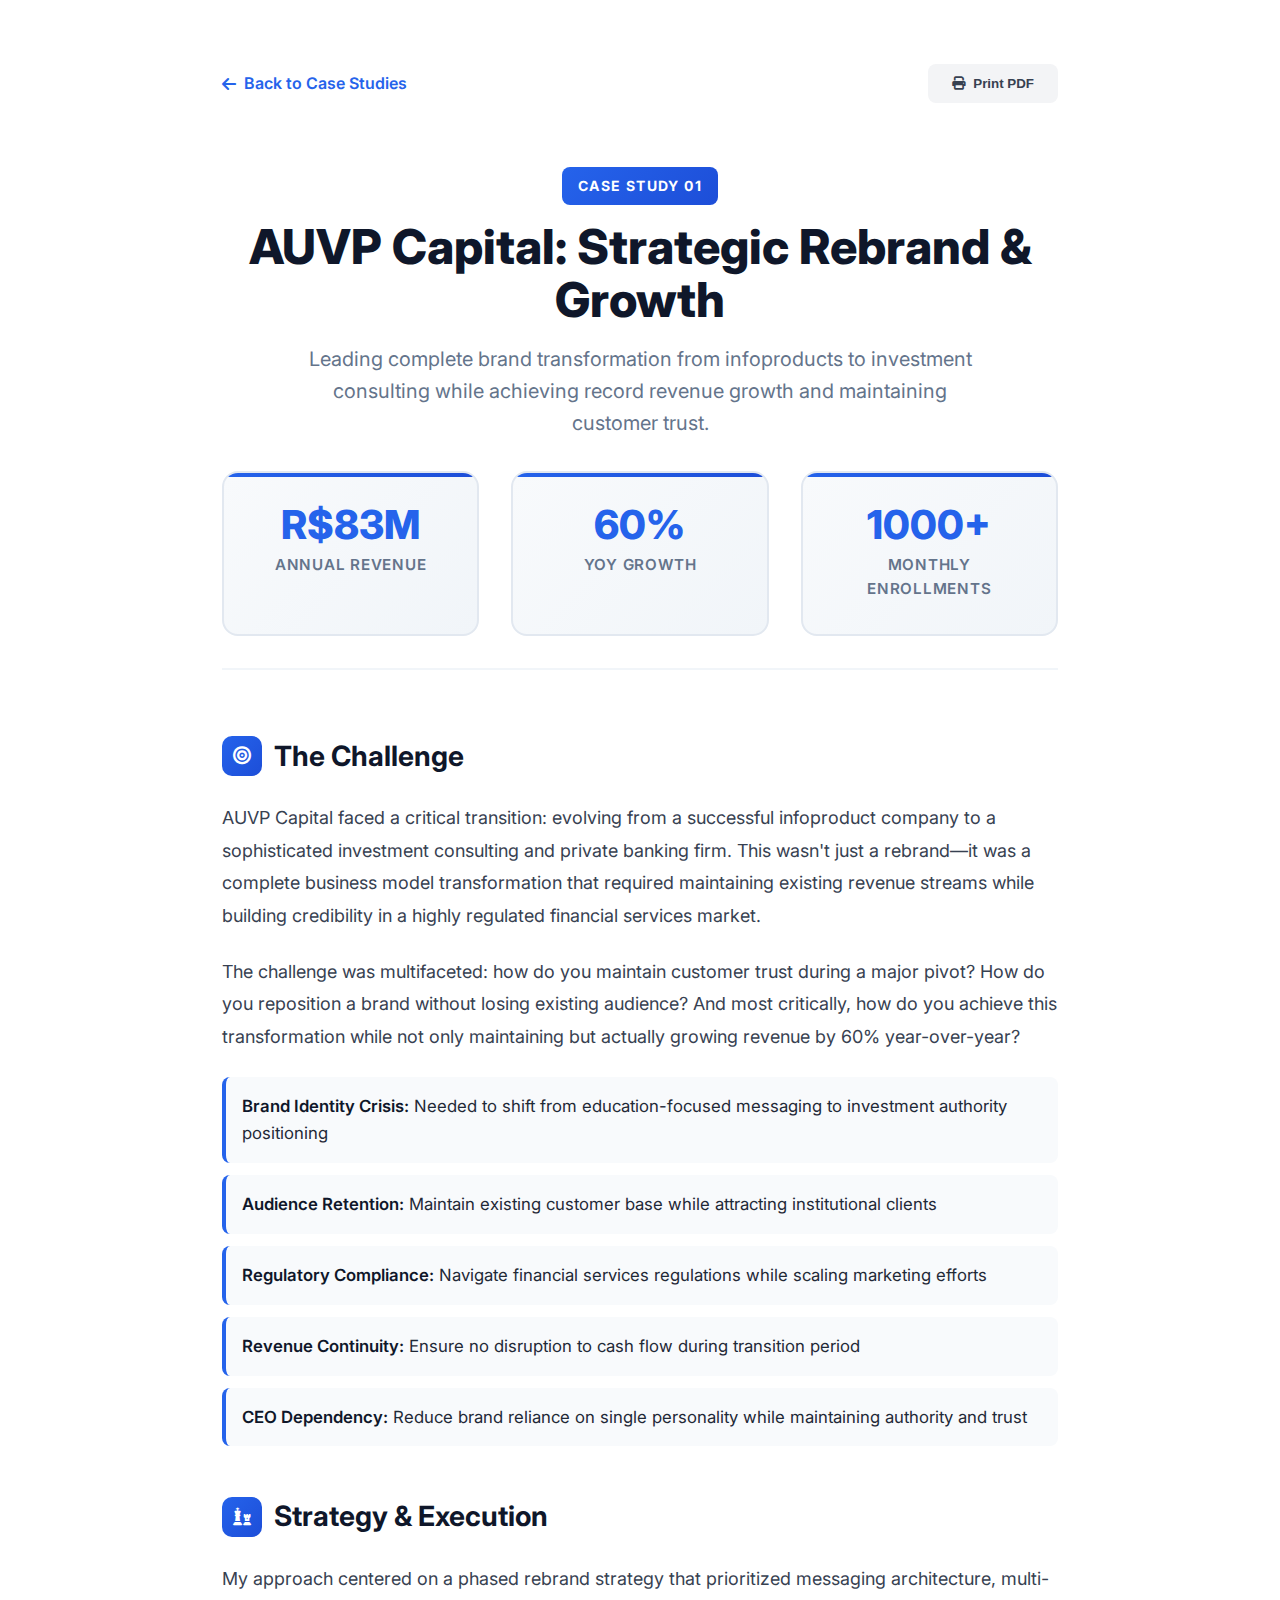
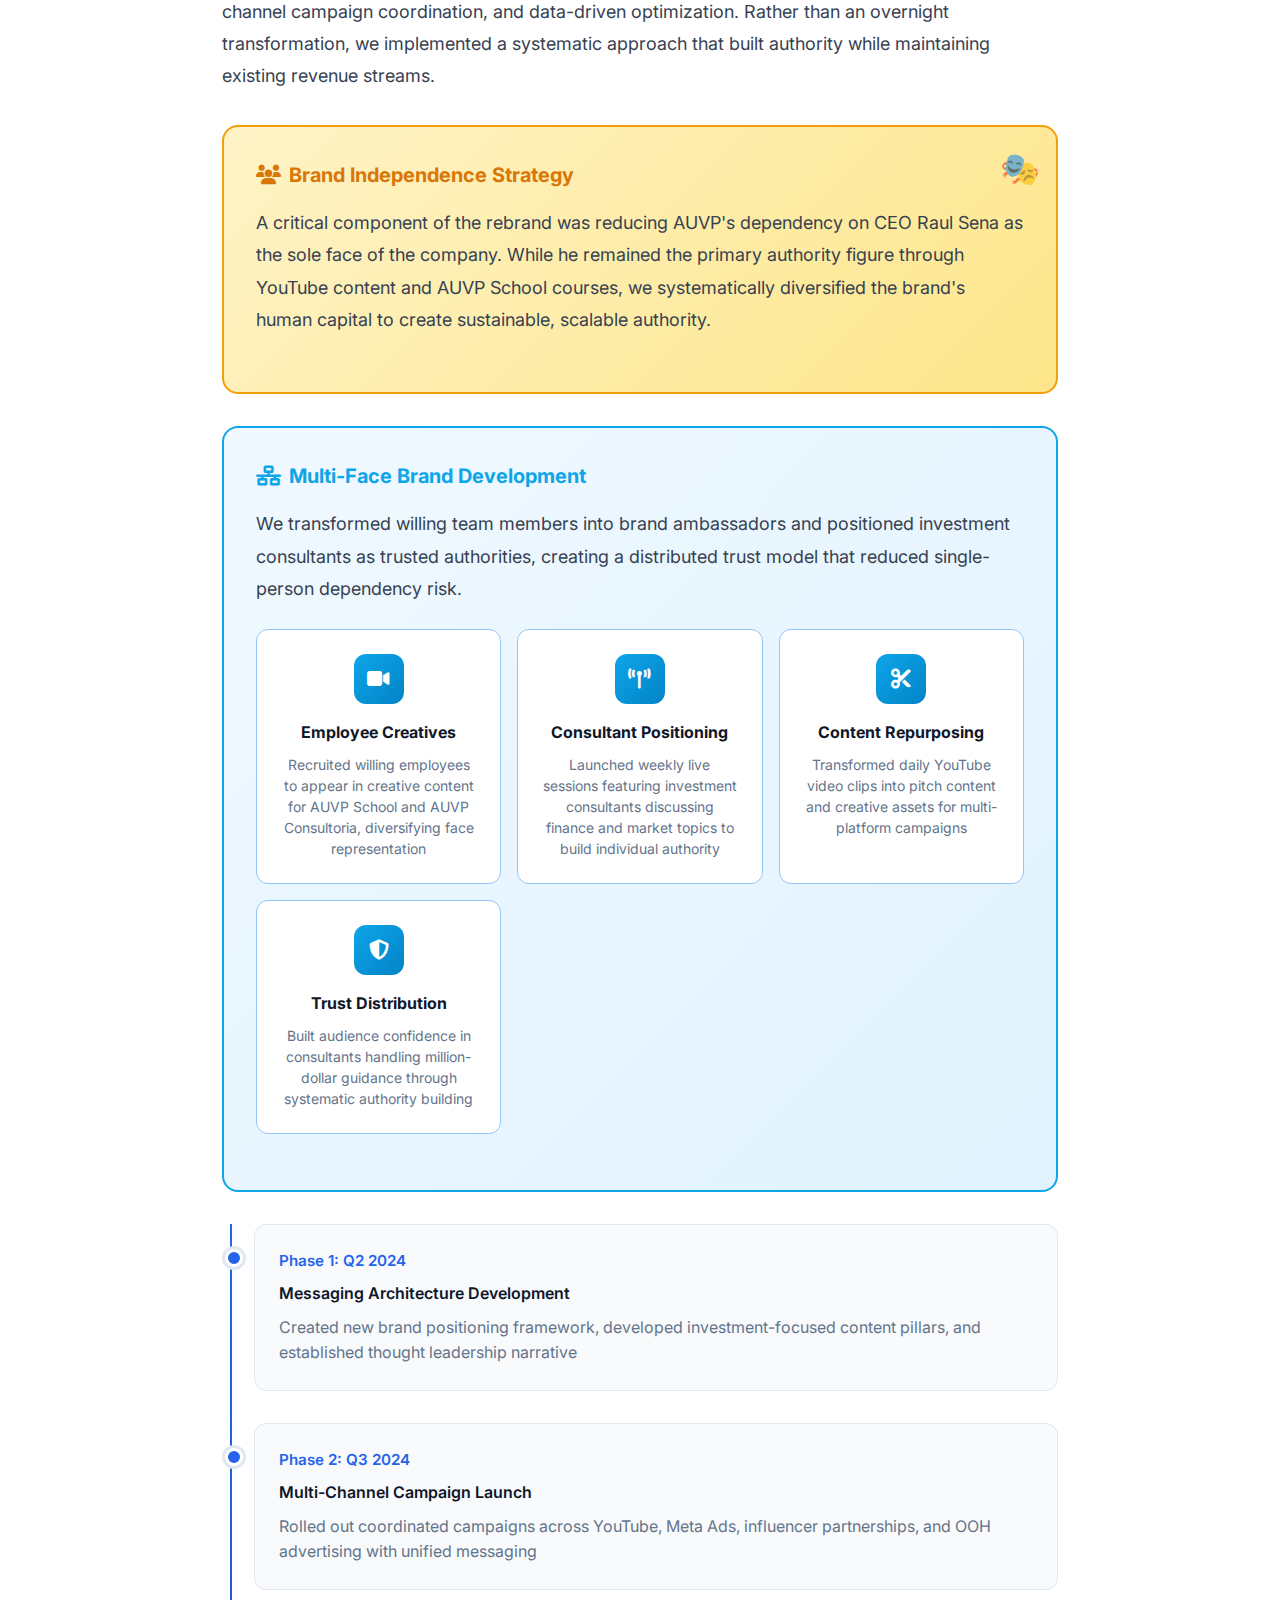
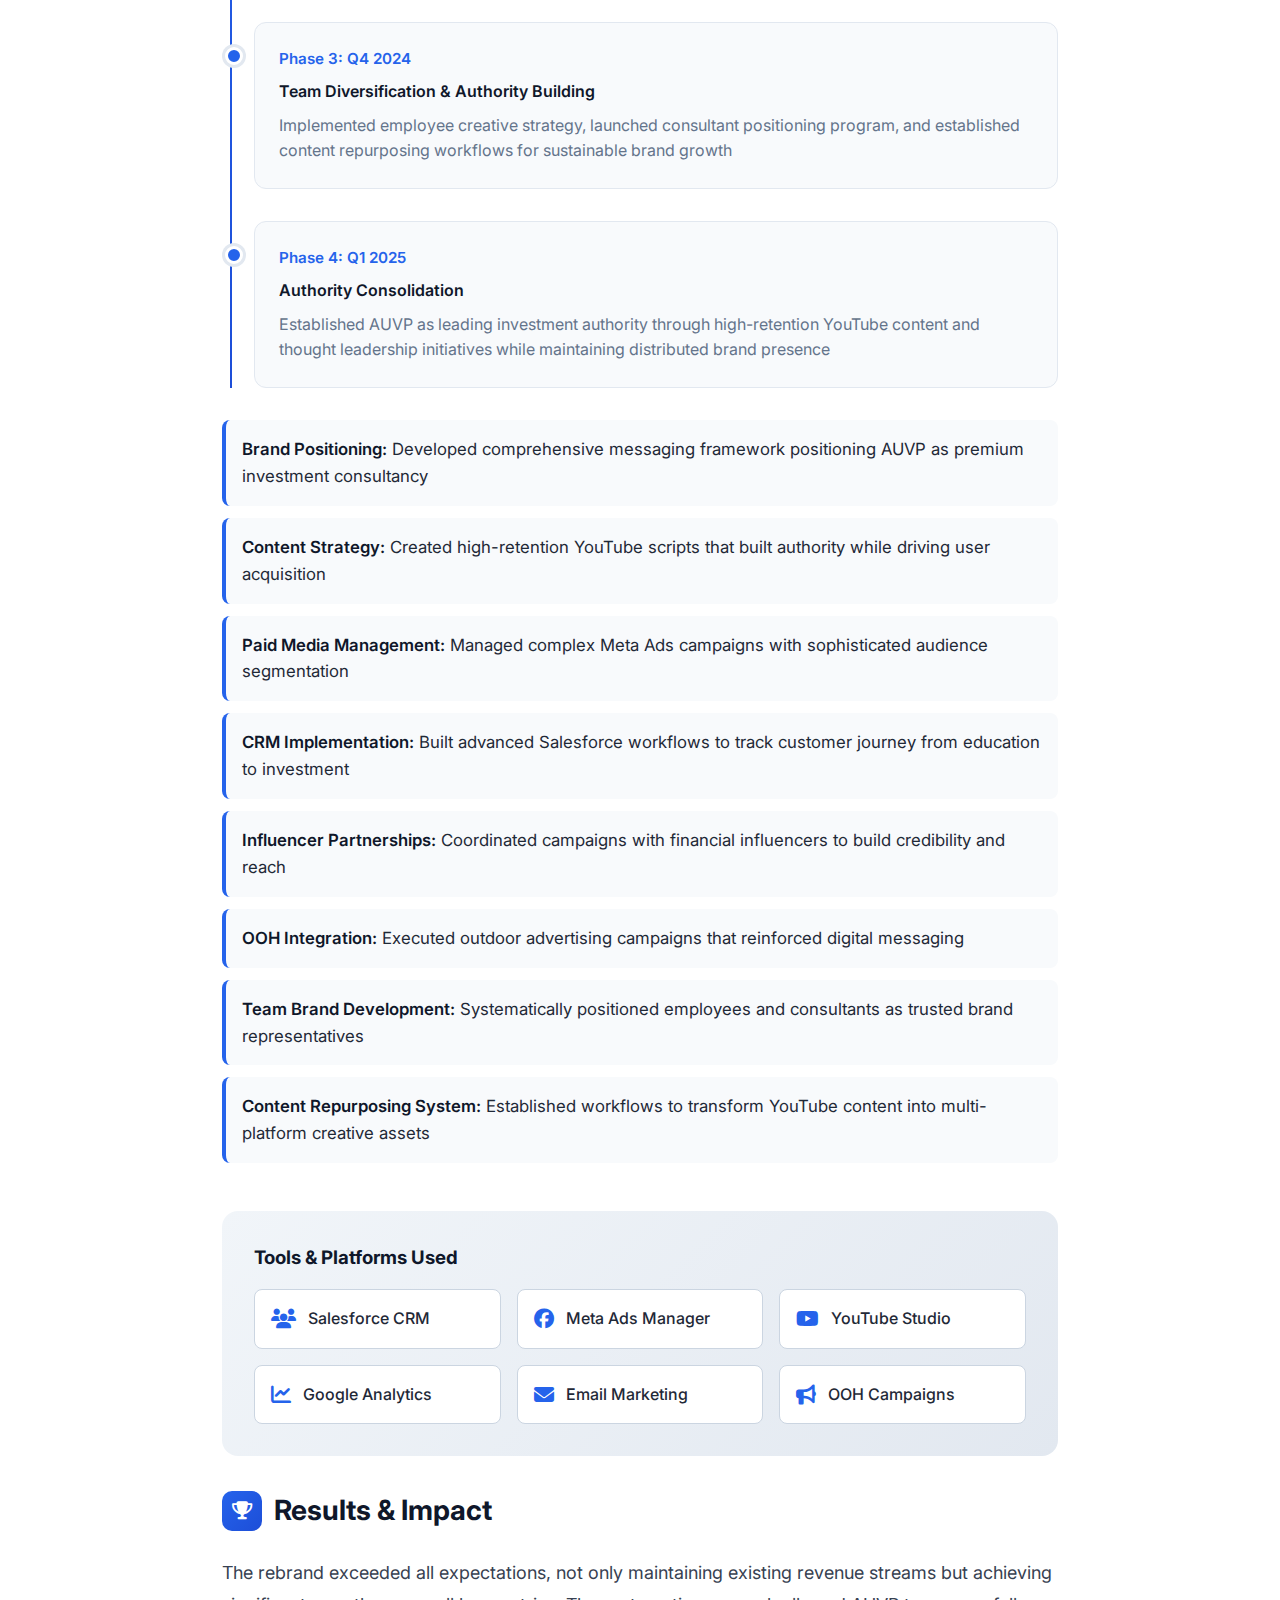
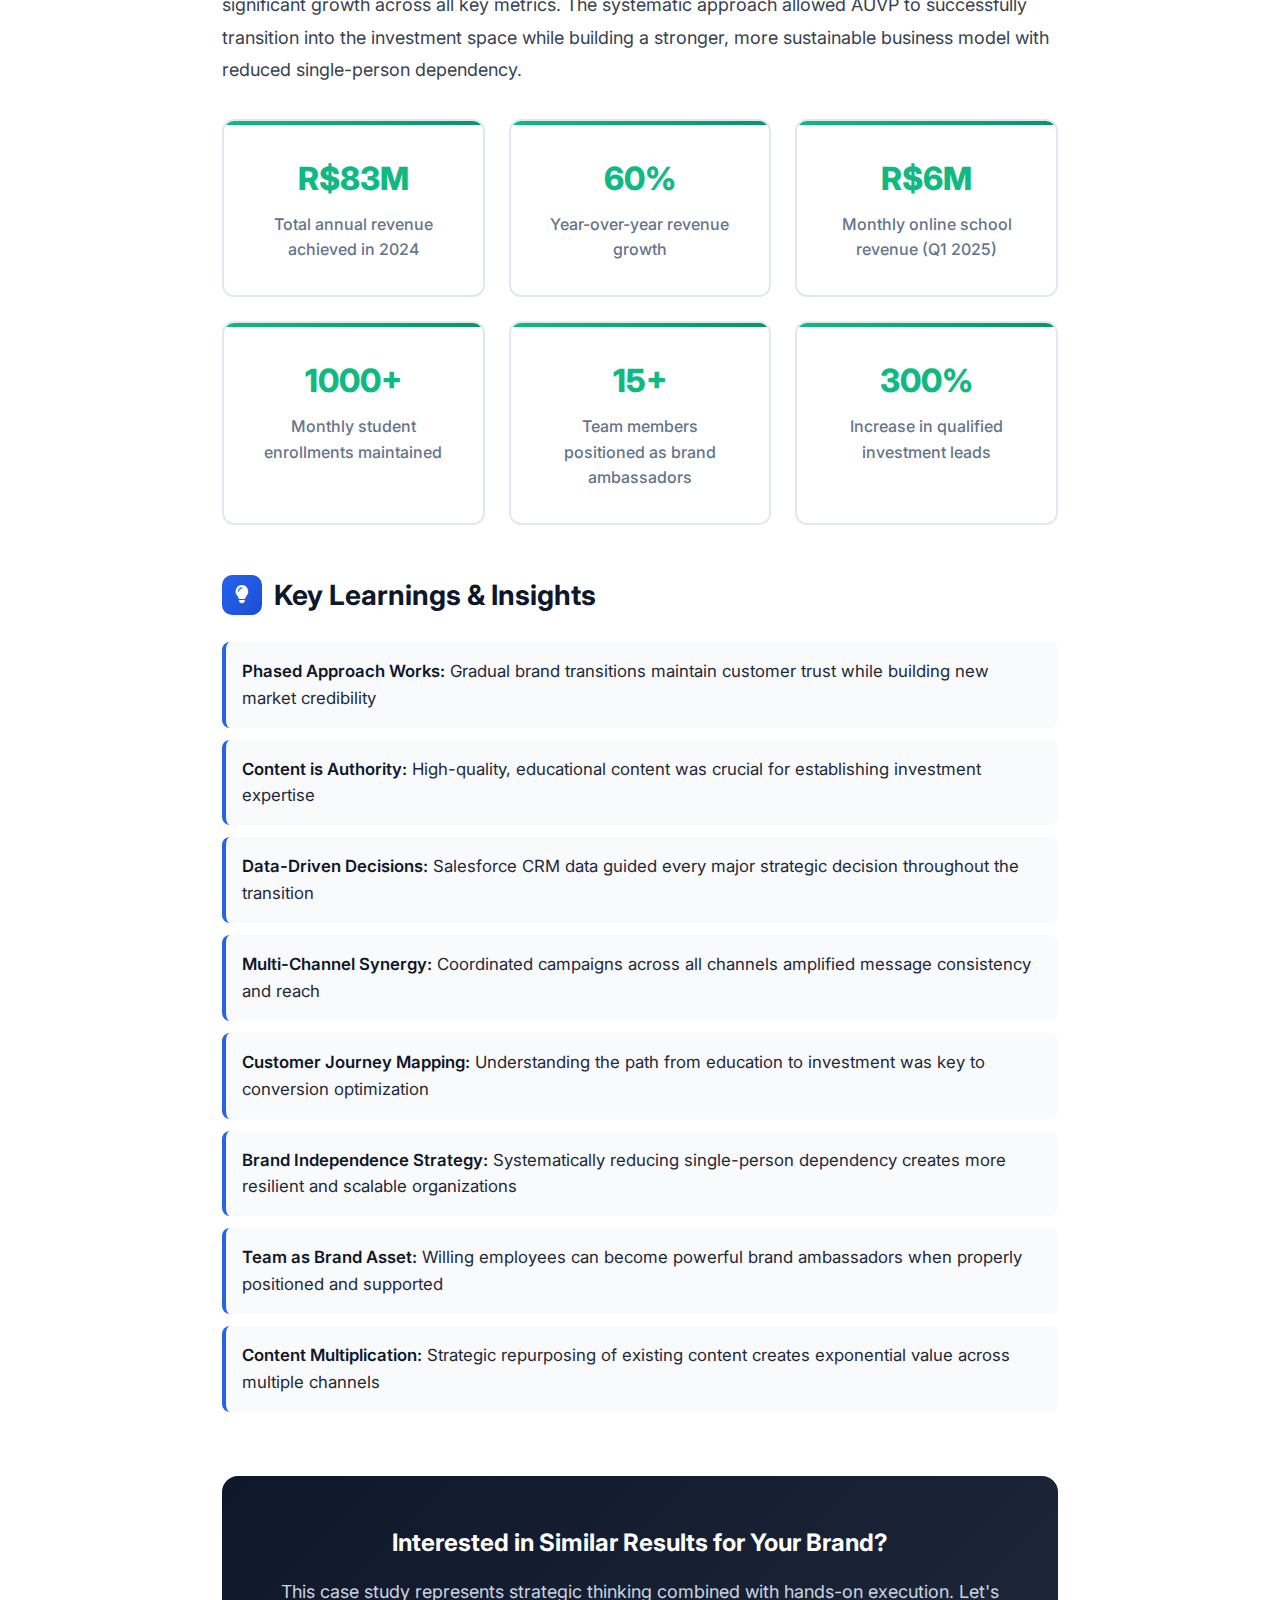
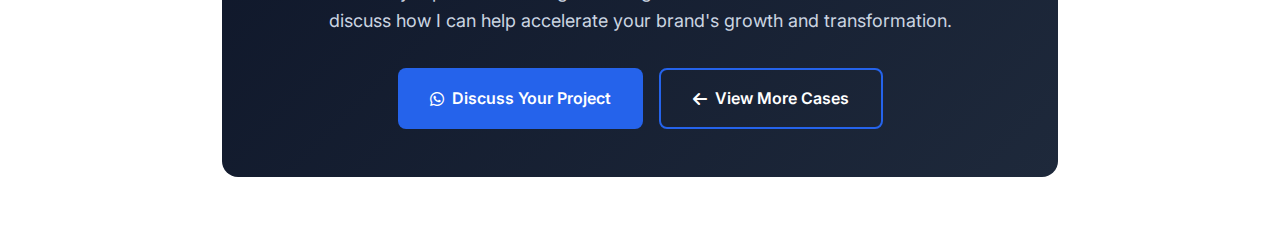
<file: gabrielrassi-com/case-study-auvp.html>
<!DOCTYPE html>
<html lang="en">
<head>
    <meta charset="UTF-8">
    <meta name="viewport" content="width=device-width, initial-scale=1.0">
    <title>AUVP Capital: Strategic Rebrand & Growth - Gabriel Rassi</title>
    <meta name="description" content="How Gabriel Rassi led AUVP Capital's strategic rebrand from infoproducts to investment consulting, achieving R$83M in annual revenue with 60% YoY growth.">

    <!-- Fonts -->
    <link rel="preconnect" href="https://fonts.googleapis.com">
    <link rel="preconnect" href="https://fonts.gstatic.com" crossorigin>
    <link href="https://fonts.googleapis.com/css2?family=Inter:wght@300;400;500;600;700;800&display=swap" rel="stylesheet">

    <!-- Icons -->
    <link rel="stylesheet" href="https://cdnjs.cloudflare.com/ajax/libs/font-awesome/6.4.0/css/all.min.css">

    <style>
        /* Case Study Page Styles */
        * {
            margin: 0;
            padding: 0;
            box-sizing: border-box;
        }

        body {
            font-family: 'Inter', -apple-system, BlinkMacSystemFont, 'Segoe UI', sans-serif;
            line-height: 1.6;
            color: #1f2937;
            background: #ffffff;
        }

        .case-study-container {
            max-width: 900px;
            margin: 0 auto;
            padding: 3rem 2rem;
        }

        /* Header */
        .case-header {
            text-align: center;
            margin-bottom: 4rem;
            padding-bottom: 2rem;
            border-bottom: 2px solid #f1f5f9;
        }

        .case-number {
            display: inline-block;
            background: linear-gradient(135deg, #2563eb 0%, #1d4ed8 100%);
            color: white;
            padding: 0.5rem 1rem;
            border-radius: 8px;
            font-size: 0.875rem;
            font-weight: 700;
            text-transform: uppercase;
            letter-spacing: 0.1em;
            margin-bottom: 1rem;
        }

        .case-title {
            font-size: 3rem;
            font-weight: 800;
            margin-bottom: 1rem;
            color: #0f172a;
            line-height: 1.1;
        }

        .case-subtitle {
            font-size: 1.25rem;
            color: #64748b;
            margin-bottom: 2rem;
            max-width: 700px;
            margin-left: auto;
            margin-right: auto;
        }

        .case-metrics-header {
            display: grid;
            grid-template-columns: repeat(auto-fit, minmax(200px, 1fr));
            gap: 2rem;
            margin-top: 2rem;
        }

        .metric-box {
            background: linear-gradient(135deg, #f8fafc 0%, #f1f5f9 100%);
            padding: 2rem;
            border-radius: 16px;
            text-align: center;
            border: 2px solid #e2e8f0;
            position: relative;
            overflow: hidden;
        }

        .metric-box::before {
            content: '';
            position: absolute;
            top: 0;
            left: 0;
            right: 0;
            height: 4px;
            background: linear-gradient(135deg, #2563eb 0%, #1d4ed8 100%);
        }

        .metric-number {
            font-size: 2.5rem;
            font-weight: 800;
            color: #2563eb;
            line-height: 1;
            margin-bottom: 0.5rem;
        }

        .metric-label {
            font-size: 0.95rem;
            color: #64748b;
            font-weight: 600;
            text-transform: uppercase;
            letter-spacing: 0.05em;
        }

        /* Navigation */
        .case-nav {
            display: flex;
            justify-content: space-between;
            align-items: center;
            margin-bottom: 3rem;
            padding: 1rem 0;
        }

        .back-link {
            display: inline-flex;
            align-items: center;
            gap: 0.5rem;
            color: #2563eb;
            text-decoration: none;
            font-weight: 600;
            transition: all 0.3s ease;
        }

        .back-link:hover {
            gap: 0.75rem;
            color: #1d4ed8;
        }

        .print-btn {
            background: #f3f4f6;
            color: #374151;
            border: none;
            padding: 0.75rem 1.5rem;
            border-radius: 8px;
            font-weight: 600;
            cursor: pointer;
            display: flex;
            align-items: center;
            gap: 0.5rem;
            transition: all 0.3s ease;
        }

        .print-btn:hover {
            background: #e5e7eb;
        }

        /* Content Sections */
        .content-section {
            margin-bottom: 3rem;
        }

        .section-title {
            font-size: 1.75rem;
            font-weight: 700;
            color: #0f172a;
            margin-bottom: 1.5rem;
            display: flex;
            align-items: center;
            gap: 0.75rem;
        }

        .section-icon {
            width: 40px;
            height: 40px;
            background: linear-gradient(135deg, #2563eb 0%, #1d4ed8 100%);
            border-radius: 10px;
            display: flex;
            align-items: center;
            justify-content: center;
            color: white;
            font-size: 1.125rem;
        }

        .content-text {
            font-size: 1.125rem;
            line-height: 1.8;
            color: #374151;
            margin-bottom: 1.5rem;
        }

        .content-list {
            list-style: none;
            padding: 0;
            margin: 1.5rem 0;
        }

        .content-list li {
            background: #f8fafc;
            padding: 1rem;
            margin-bottom: 0.75rem;
            border-radius: 8px;
            border-left: 4px solid #2563eb;
            font-size: 1.05rem;
            line-height: 1.6;
        }

        .content-list strong {
            color: #0f172a;
            font-weight: 600;
        }

        /* Brand Independence Strategy */
        .independence-strategy {
            background: linear-gradient(135deg, #fef3c7 0%, #fde68a 100%);
            border: 2px solid #f59e0b;
            border-radius: 16px;
            padding: 2rem;
            margin: 2rem 0;
            position: relative;
            overflow: hidden;
        }

        .independence-strategy::before {
            content: '🎭';
            position: absolute;
            top: 1rem;
            right: 1rem;
            font-size: 2rem;
            opacity: 0.7;
        }

        .independence-title {
            color: #d97706;
            font-weight: 700;
            font-size: 1.25rem;
            margin-bottom: 1rem;
            display: flex;
            align-items: center;
            gap: 0.5rem;
        }

        /* Team Diversification */
        .team-diversification {
            background: linear-gradient(135deg, #f0f9ff 0%, #e0f2fe 100%);
            border: 2px solid #0ea5e9;
            border-radius: 16px;
            padding: 2rem;
            margin: 2rem 0;
        }

        .diversification-title {
            color: #0ea5e9;
            font-weight: 700;
            font-size: 1.25rem;
            margin-bottom: 1rem;
            display: flex;
            align-items: center;
            gap: 0.5rem;
        }

        .strategy-grid {
            display: grid;
            grid-template-columns: repeat(auto-fit, minmax(200px, 1fr));
            gap: 1rem;
            margin: 1.5rem 0;
        }

        .strategy-card {
            background: white;
            padding: 1.5rem;
            border-radius: 12px;
            border: 1px solid #93c5fd;
            text-align: center;
        }

        .strategy-icon {
            width: 50px;
            height: 50px;
            background: linear-gradient(135deg, #0ea5e9 0%, #0284c7 100%);
            border-radius: 12px;
            display: flex;
            align-items: center;
            justify-content: center;
            color: white;
            font-size: 1.25rem;
            margin: 0 auto 1rem;
        }

        .strategy-name {
            font-weight: 700;
            color: #0f172a;
            margin-bottom: 0.5rem;
        }

        .strategy-description {
            font-size: 0.875rem;
            color: #64748b;
            line-height: 1.5;
        }

        /* Results Grid */
        .results-grid {
            display: grid;
            grid-template-columns: repeat(auto-fit, minmax(250px, 1fr));
            gap: 1.5rem;
            margin: 2rem 0;
        }

        .result-card {
            background: white;
            padding: 2rem;
            border-radius: 12px;
            border: 2px solid #e2e8f0;
            text-align: center;
            position: relative;
            overflow: hidden;
        }

        .result-card::before {
            content: '';
            position: absolute;
            top: 0;
            left: 0;
            right: 0;
            height: 4px;
            background: linear-gradient(135deg, #10b981 0%, #059669 100%);
        }

        .result-value {
            font-size: 2rem;
            font-weight: 800;
            color: #10b981;
            margin-bottom: 0.5rem;
        }

        .result-description {
            color: #64748b;
            font-weight: 500;
        }

        /* Timeline */
        .timeline {
            position: relative;
            padding-left: 2rem;
            margin: 2rem 0;
        }

        .timeline::before {
            content: '';
            position: absolute;
            left: 8px;
            top: 0;
            bottom: 0;
            width: 2px;
            background: linear-gradient(to bottom, #2563eb, #1d4ed8);
        }

        .timeline-item {
            position: relative;
            margin-bottom: 2rem;
            background: #f8fafc;
            padding: 1.5rem;
            border-radius: 12px;
            border: 1px solid #e2e8f0;
        }

        .timeline-item::before {
            content: '';
            position: absolute;
            left: -1.875rem;
            top: 1.5rem;
            width: 12px;
            height: 12px;
            background: #2563eb;
            border-radius: 50%;
            border: 3px solid white;
            box-shadow: 0 0 0 3px #e2e8f0;
        }

        .timeline-date {
            color: #2563eb;
            font-weight: 600;
            font-size: 0.95rem;
            margin-bottom: 0.5rem;
        }

        .timeline-title {
            font-weight: 600;
            color: #0f172a;
            margin-bottom: 0.5rem;
        }

        .timeline-description {
            color: #64748b;
            line-height: 1.6;
        }

        /* Tools Used */
        .tools-used {
            background: linear-gradient(135deg, #f1f5f9 0%, #e2e8f0 100%);
            padding: 2rem;
            border-radius: 16px;
            margin: 2rem 0;
        }

        .tools-grid {
            display: grid;
            grid-template-columns: repeat(auto-fit, minmax(200px, 1fr));
            gap: 1rem;
            margin-top: 1rem;
        }

        .tool-item {
            background: white;
            padding: 1rem;
            border-radius: 8px;
            text-align: center;
            border: 1px solid #cbd5e1;
            display: flex;
            align-items: center;
            gap: 0.75rem;
            font-weight: 500;
        }

        .tool-icon {
            color: #2563eb;
            font-size: 1.25rem;
        }

        /* Footer */
        .case-footer {
            background: linear-gradient(135deg, #0f172a 0%, #1e293b 100%);
            color: white;
            padding: 3rem;
            border-radius: 16px;
            text-align: center;
            margin-top: 4rem;
        }

        .footer-title {
            font-size: 1.5rem;
            font-weight: 700;
            margin-bottom: 1rem;
        }

        .footer-text {
            color: #cbd5e1;
            margin-bottom: 2rem;
            font-size: 1.125rem;
        }

        .contact-buttons {
            display: flex;
            gap: 1rem;
            justify-content: center;
            flex-wrap: wrap;
        }

        .contact-btn {
            background: #2563eb;
            color: white;
            padding: 1rem 2rem;
            border-radius: 8px;
            text-decoration: none;
            font-weight: 600;
            transition: all 0.3s ease;
            display: flex;
            align-items: center;
            gap: 0.5rem;
        }

        .contact-btn:hover {
            background: #1d4ed8;
            transform: translateY(-2px);
        }

        .contact-btn.secondary {
            background: transparent;
            border: 2px solid #2563eb;
        }

        .contact-btn.secondary:hover {
            background: #2563eb;
        }

        /* Print Styles */
        @media print {
            .case-nav, .case-footer { display: none; }
            .case-study-container { padding: 1rem; }
            .case-title { font-size: 2rem; }
            .content-section { page-break-inside: avoid; }
        }

        /* Responsive */
        @media (max-width: 768px) {
            .case-study-container {
                padding: 2rem 1rem;
            }

            .case-title {
                font-size: 2rem;
            }

            .case-metrics-header {
                grid-template-columns: 1fr;
            }

            .strategy-grid {
                grid-template-columns: 1fr;
            }

            .results-grid {
                grid-template-columns: 1fr;
            }

            .tools-grid {
                grid-template-columns: 1fr;
            }

            .contact-buttons {
                flex-direction: column;
                align-items: center;
            }

            .timeline {
                padding-left: 1.5rem;
            }
        }
    </style>
</head>
<body>
    <div class="case-study-container">
        <!-- Navigation -->
        <div class="case-nav">
            <a href="case-studies.html" class="back-link">
                <i class="fas fa-arrow-left"></i>
                Back to Case Studies
            </a>
            <button class="print-btn" onclick="window.print()">
                <i class="fas fa-print"></i>
                Print PDF
            </button>
        </div>

        <!-- Header -->
        <header class="case-header">
            <div class="case-number">Case Study 01</div>
            <h1 class="case-title">AUVP Capital: Strategic Rebrand & Growth</h1>
            <p class="case-subtitle">Leading complete brand transformation from infoproducts to investment consulting while achieving record revenue growth and maintaining customer trust.</p>

            <div class="case-metrics-header">
                <div class="metric-box">
                    <div class="metric-number">R$83M</div>
                    <div class="metric-label">Annual Revenue</div>
                </div>
                <div class="metric-box">
                    <div class="metric-number">60%</div>
                    <div class="metric-label">YoY Growth</div>
                </div>
                <div class="metric-box">
                    <div class="metric-number">1000+</div>
                    <div class="metric-label">Monthly Enrollments</div>
                </div>
            </div>
        </header>

        <!-- Challenge Section -->
        <section class="content-section">
            <h2 class="section-title">
                <div class="section-icon">
                    <i class="fas fa-bullseye"></i>
                </div>
                The Challenge
            </h2>
            <p class="content-text">
                AUVP Capital faced a critical transition: evolving from a successful infoproduct company to a sophisticated investment consulting and private banking firm. This wasn't just a rebrand—it was a complete business model transformation that required maintaining existing revenue streams while building credibility in a highly regulated financial services market.
            </p>
            <p class="content-text">
                The challenge was multifaceted: how do you maintain customer trust during a major pivot? How do you reposition a brand without losing existing audience? And most critically, how do you achieve this transformation while not only maintaining but actually growing revenue by 60% year-over-year?
            </p>
            <ul class="content-list">
                <li><strong>Brand Identity Crisis:</strong> Needed to shift from education-focused messaging to investment authority positioning</li>
                <li><strong>Audience Retention:</strong> Maintain existing customer base while attracting institutional clients</li>
                <li><strong>Regulatory Compliance:</strong> Navigate financial services regulations while scaling marketing efforts</li>
                <li><strong>Revenue Continuity:</strong> Ensure no disruption to cash flow during transition period</li>
                <li><strong>CEO Dependency:</strong> Reduce brand reliance on single personality while maintaining authority and trust</li>
            </ul>
        </section>

        <!-- Strategy Section -->
        <section class="content-section">
            <h2 class="section-title">
                <div class="section-icon">
                    <i class="fas fa-chess"></i>
                </div>
                Strategy & Execution
            </h2>
            <p class="content-text">
                My approach centered on a phased rebrand strategy that prioritized messaging architecture, multi-channel campaign coordination, and data-driven optimization. Rather than an overnight transformation, we implemented a systematic approach that built authority while maintaining existing revenue streams.
            </p>

            <div class="independence-strategy">
                <div class="independence-title">
                    <i class="fas fa-users"></i>
                    Brand Independence Strategy
                </div>
                <p class="content-text">
                    A critical component of the rebrand was reducing AUVP's dependency on CEO Raul Sena as the sole face of the company. While he remained the primary authority figure through YouTube content and AUVP School courses, we systematically diversified the brand's human capital to create sustainable, scalable authority.
                </p>
            </div>

            <div class="team-diversification">
                <div class="diversification-title">
                    <i class="fas fa-network-wired"></i>
                    Multi-Face Brand Development
                </div>
                <p class="content-text">
                    We transformed willing team members into brand ambassadors and positioned investment consultants as trusted authorities, creating a distributed trust model that reduced single-person dependency risk.
                </p>

                <div class="strategy-grid">
                    <div class="strategy-card">
                        <div class="strategy-icon">
                            <i class="fas fa-video"></i>
                        </div>
                        <div class="strategy-name">Employee Creatives</div>
                        <div class="strategy-description">
                            Recruited willing employees to appear in creative content for AUVP School and AUVP Consultoria, diversifying face representation
                        </div>
                    </div>
                    <div class="strategy-card">
                        <div class="strategy-icon">
                            <i class="fas fa-broadcast-tower"></i>
                        </div>
                        <div class="strategy-name">Consultant Positioning</div>
                        <div class="strategy-description">
                            Launched weekly live sessions featuring investment consultants discussing finance and market topics to build individual authority
                        </div>
                    </div>
                    <div class="strategy-card">
                        <div class="strategy-icon">
                            <i class="fas fa-cut"></i>
                        </div>
                        <div class="strategy-name">Content Repurposing</div>
                        <div class="strategy-description">
                            Transformed daily YouTube video clips into pitch content and creative assets for multi-platform campaigns
                        </div>
                    </div>
                    <div class="strategy-card">
                        <div class="strategy-icon">
                            <i class="fas fa-shield-alt"></i>
                        </div>
                        <div class="strategy-name">Trust Distribution</div>
                        <div class="strategy-description">
                            Built audience confidence in consultants handling million-dollar guidance through systematic authority building
                        </div>
                    </div>
                </div>
            </div>

            <div class="timeline">
                <div class="timeline-item">
                    <div class="timeline-date">Phase 1: Q2 2024</div>
                    <div class="timeline-title">Messaging Architecture Development</div>
                    <div class="timeline-description">Created new brand positioning framework, developed investment-focused content pillars, and established thought leadership narrative</div>
                </div>
                <div class="timeline-item">
                    <div class="timeline-date">Phase 2: Q3 2024</div>
                    <div class="timeline-title">Multi-Channel Campaign Launch</div>
                    <div class="timeline-description">Rolled out coordinated campaigns across YouTube, Meta Ads, influencer partnerships, and OOH advertising with unified messaging</div>
                </div>
                <div class="timeline-item">
                    <div class="timeline-date">Phase 3: Q4 2024</div>
                    <div class="timeline-title">Team Diversification & Authority Building</div>
                    <div class="timeline-description">Implemented employee creative strategy, launched consultant positioning program, and established content repurposing workflows for sustainable brand growth</div>
                </div>
                <div class="timeline-item">
                    <div class="timeline-date">Phase 4: Q1 2025</div>
                    <div class="timeline-title">Authority Consolidation</div>
                    <div class="timeline-description">Established AUVP as leading investment authority through high-retention YouTube content and thought leadership initiatives while maintaining distributed brand presence</div>
                </div>
            </div>

            <ul class="content-list">
                <li><strong>Brand Positioning:</strong> Developed comprehensive messaging framework positioning AUVP as premium investment consultancy</li>
                <li><strong>Content Strategy:</strong> Created high-retention YouTube scripts that built authority while driving user acquisition</li>
                <li><strong>Paid Media Management:</strong> Managed complex Meta Ads campaigns with sophisticated audience segmentation</li>
                <li><strong>CRM Implementation:</strong> Built advanced Salesforce workflows to track customer journey from education to investment</li>
                <li><strong>Influencer Partnerships:</strong> Coordinated campaigns with financial influencers to build credibility and reach</li>
                <li><strong>OOH Integration:</strong> Executed outdoor advertising campaigns that reinforced digital messaging</li>
                <li><strong>Team Brand Development:</strong> Systematically positioned employees and consultants as trusted brand representatives</li>
                <li><strong>Content Repurposing System:</strong> Established workflows to transform YouTube content into multi-platform creative assets</li>
            </ul>
        </section>

        <!-- Tools Used -->
        <div class="tools-used">
            <h3 style="margin-bottom: 1rem; color: #0f172a; font-weight: 700;">Tools & Platforms Used</h3>
            <div class="tools-grid">
                <div class="tool-item">
                    <i class="fas fa-users tool-icon"></i>
                    Salesforce CRM
                </div>
                <div class="tool-item">
                    <i class="fab fa-facebook tool-icon"></i>
                    Meta Ads Manager
                </div>
                <div class="tool-item">
                    <i class="fab fa-youtube tool-icon"></i>
                    YouTube Studio
                </div>
                <div class="tool-item">
                    <i class="fas fa-chart-line tool-icon"></i>
                    Google Analytics
                </div>
                <div class="tool-item">
                    <i class="fas fa-envelope tool-icon"></i>
                    Email Marketing
                </div>
                <div class="tool-item">
                    <i class="fas fa-bullhorn tool-icon"></i>
                    OOH Campaigns
                </div>
            </div>
        </div>

        <!-- Results Section -->
        <section class="content-section">
            <h2 class="section-title">
                <div class="section-icon">
                    <i class="fas fa-trophy"></i>
                </div>
                Results & Impact
            </h2>
            <p class="content-text">
                The rebrand exceeded all expectations, not only maintaining existing revenue streams but achieving significant growth across all key metrics. The systematic approach allowed AUVP to successfully transition into the investment space while building a stronger, more sustainable business model with reduced single-person dependency.
            </p>

            <div class="results-grid">
                <div class="result-card">
                    <div class="result-value">R$83M</div>
                    <div class="result-description">Total annual revenue achieved in 2024</div>
                </div>
                <div class="result-card">
                    <div class="result-value">60%</div>
                    <div class="result-description">Year-over-year revenue growth</div>
                </div>
                <div class="result-card">
                    <div class="result-value">R$6M</div>
                    <div class="result-description">Monthly online school revenue (Q1 2025)</div>
                </div>
                <div class="result-card">
                    <div class="result-value">1000+</div>
                    <div class="result-description">Monthly student enrollments maintained</div>
                </div>
                <div class="result-card">
                    <div class="result-value">15+</div>
                    <div class="result-description">Team members positioned as brand ambassadors</div>
                </div>
                <div class="result-card">
                    <div class="result-value">300%</div>
                    <div class="result-description">Increase in qualified investment leads</div>
                </div>
            </div>
        </section>

        <!-- Key Learnings -->
        <section class="content-section">
            <h2 class="section-title">
                <div class="section-icon">
                    <i class="fas fa-lightbulb"></i>
                </div>
                Key Learnings & Insights
            </h2>
            <ul class="content-list">
                <li><strong>Phased Approach Works:</strong> Gradual brand transitions maintain customer trust while building new market credibility</li>
                <li><strong>Content is Authority:</strong> High-quality, educational content was crucial for establishing investment expertise</li>
                <li><strong>Data-Driven Decisions:</strong> Salesforce CRM data guided every major strategic decision throughout the transition</li>
                <li><strong>Multi-Channel Synergy:</strong> Coordinated campaigns across all channels amplified message consistency and reach</li>
                <li><strong>Customer Journey Mapping:</strong> Understanding the path from education to investment was key to conversion optimization</li>
                <li><strong>Brand Independence Strategy:</strong> Systematically reducing single-person dependency creates more resilient and scalable organizations</li>
                <li><strong>Team as Brand Asset:</strong> Willing employees can become powerful brand ambassadors when properly positioned and supported</li>
                <li><strong>Content Multiplication:</strong> Strategic repurposing of existing content creates exponential value across multiple channels</li>
            </ul>
        </section>

        <!-- Footer CTA -->
        <footer class="case-footer">
            <h3 class="footer-title">Interested in Similar Results for Your Brand?</h3>
            <p class="footer-text">
                This case study represents strategic thinking combined with hands-on execution. Let's discuss how I can help accelerate your brand's growth and transformation.
            </p>
            <div class="contact-buttons">
                <a href="https://wa.me/5562999501727?text=Hello!%20I%20saw%20your%20AUVP%20Capital%20case%20study%20and%20want%20to%20discuss%20a%20similar%20project." class="contact-btn" target="_blank">
                    <i class="fab fa-whatsapp"></i>
                    Discuss Your Project
                </a>
                <a href="case-studies.html" class="contact-btn secondary">
                    <i class="fas fa-arrow-left"></i>
                    View More Cases
                </a>
            </div>
        </footer>
    </div>
</body>
</html>
</file>
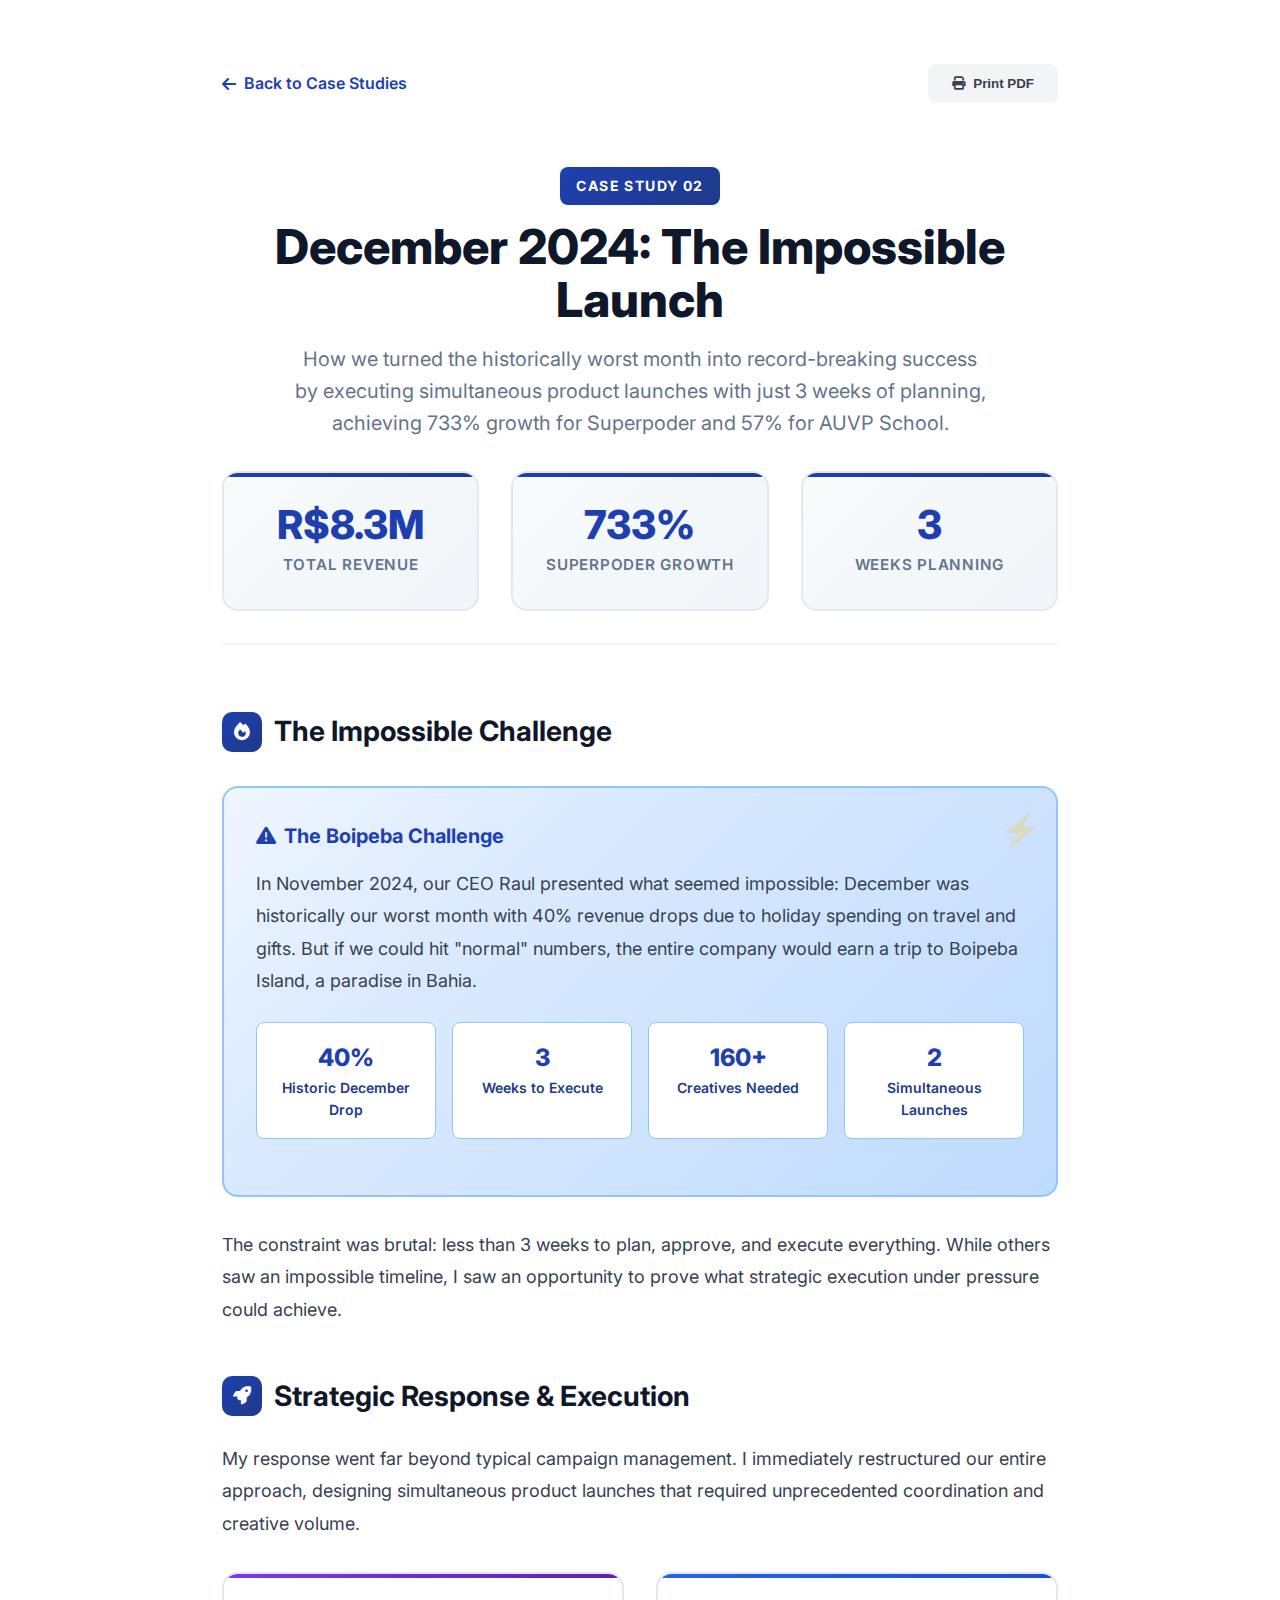
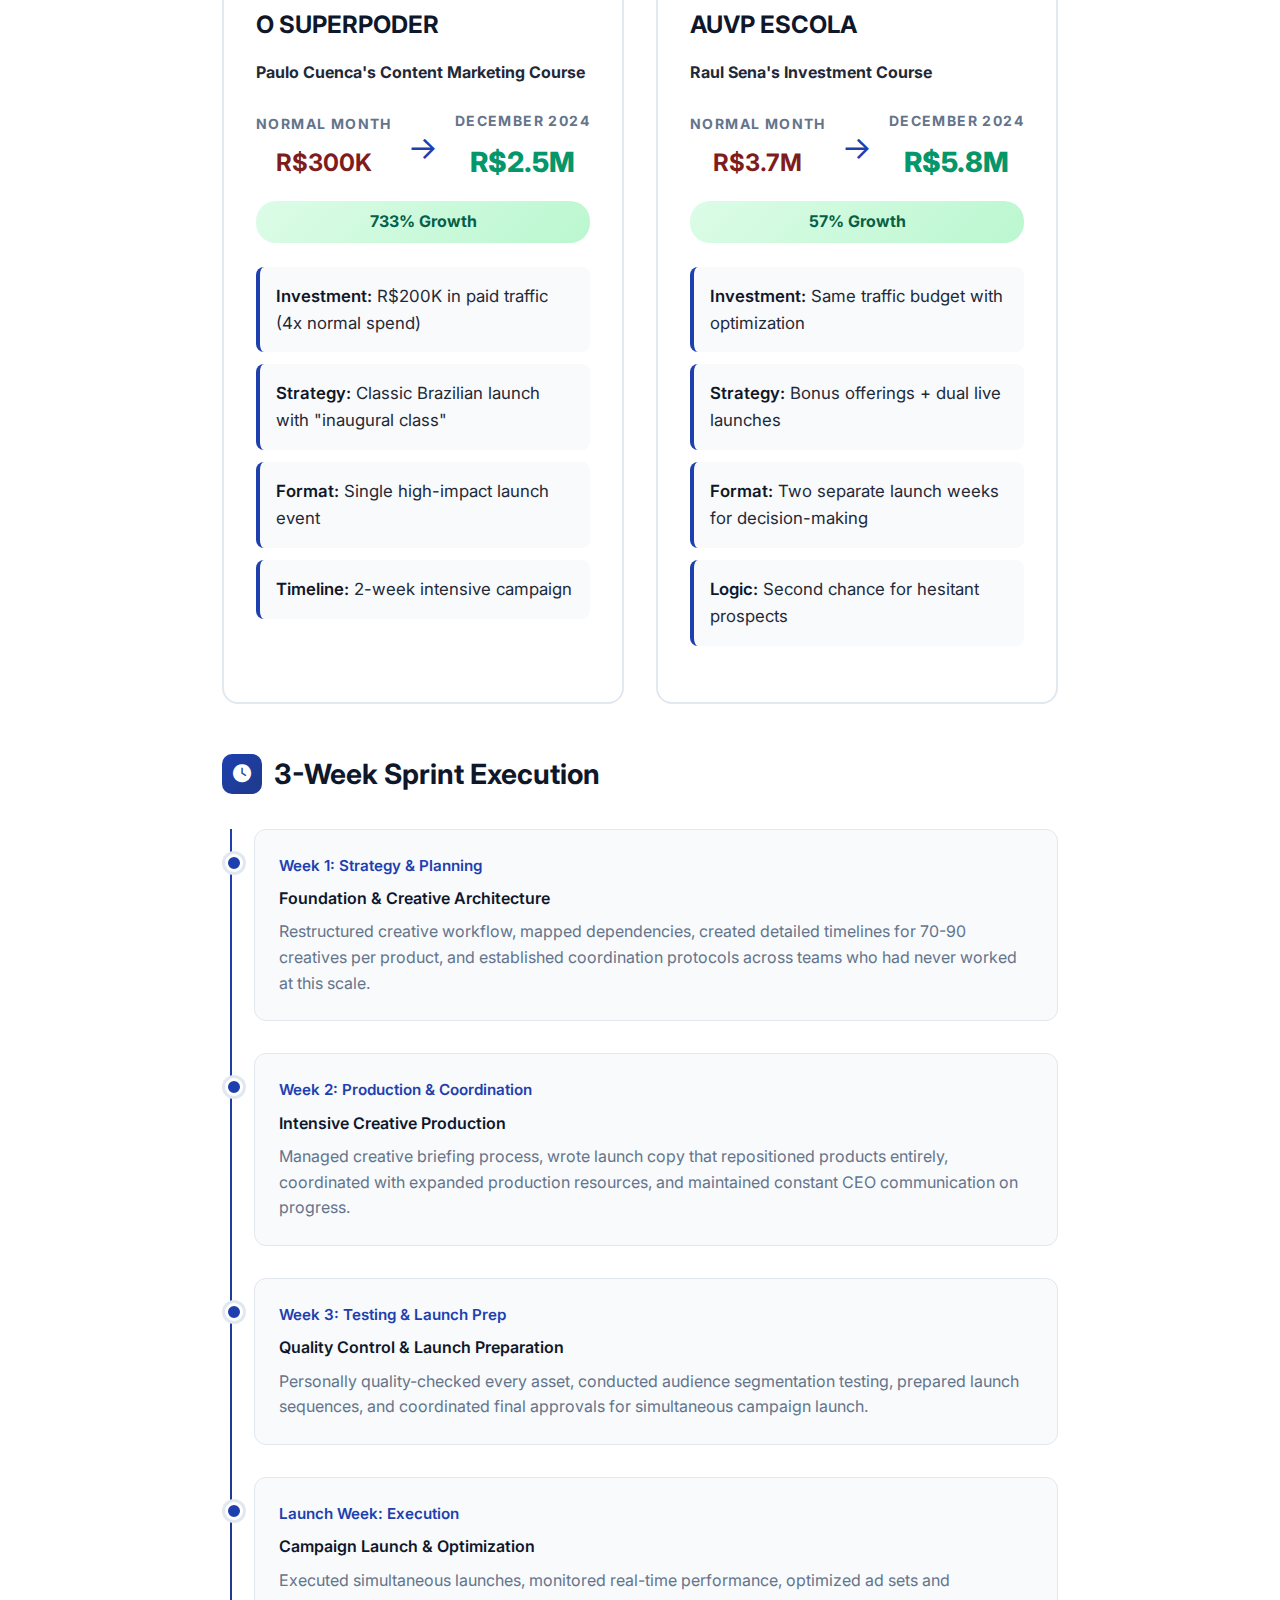
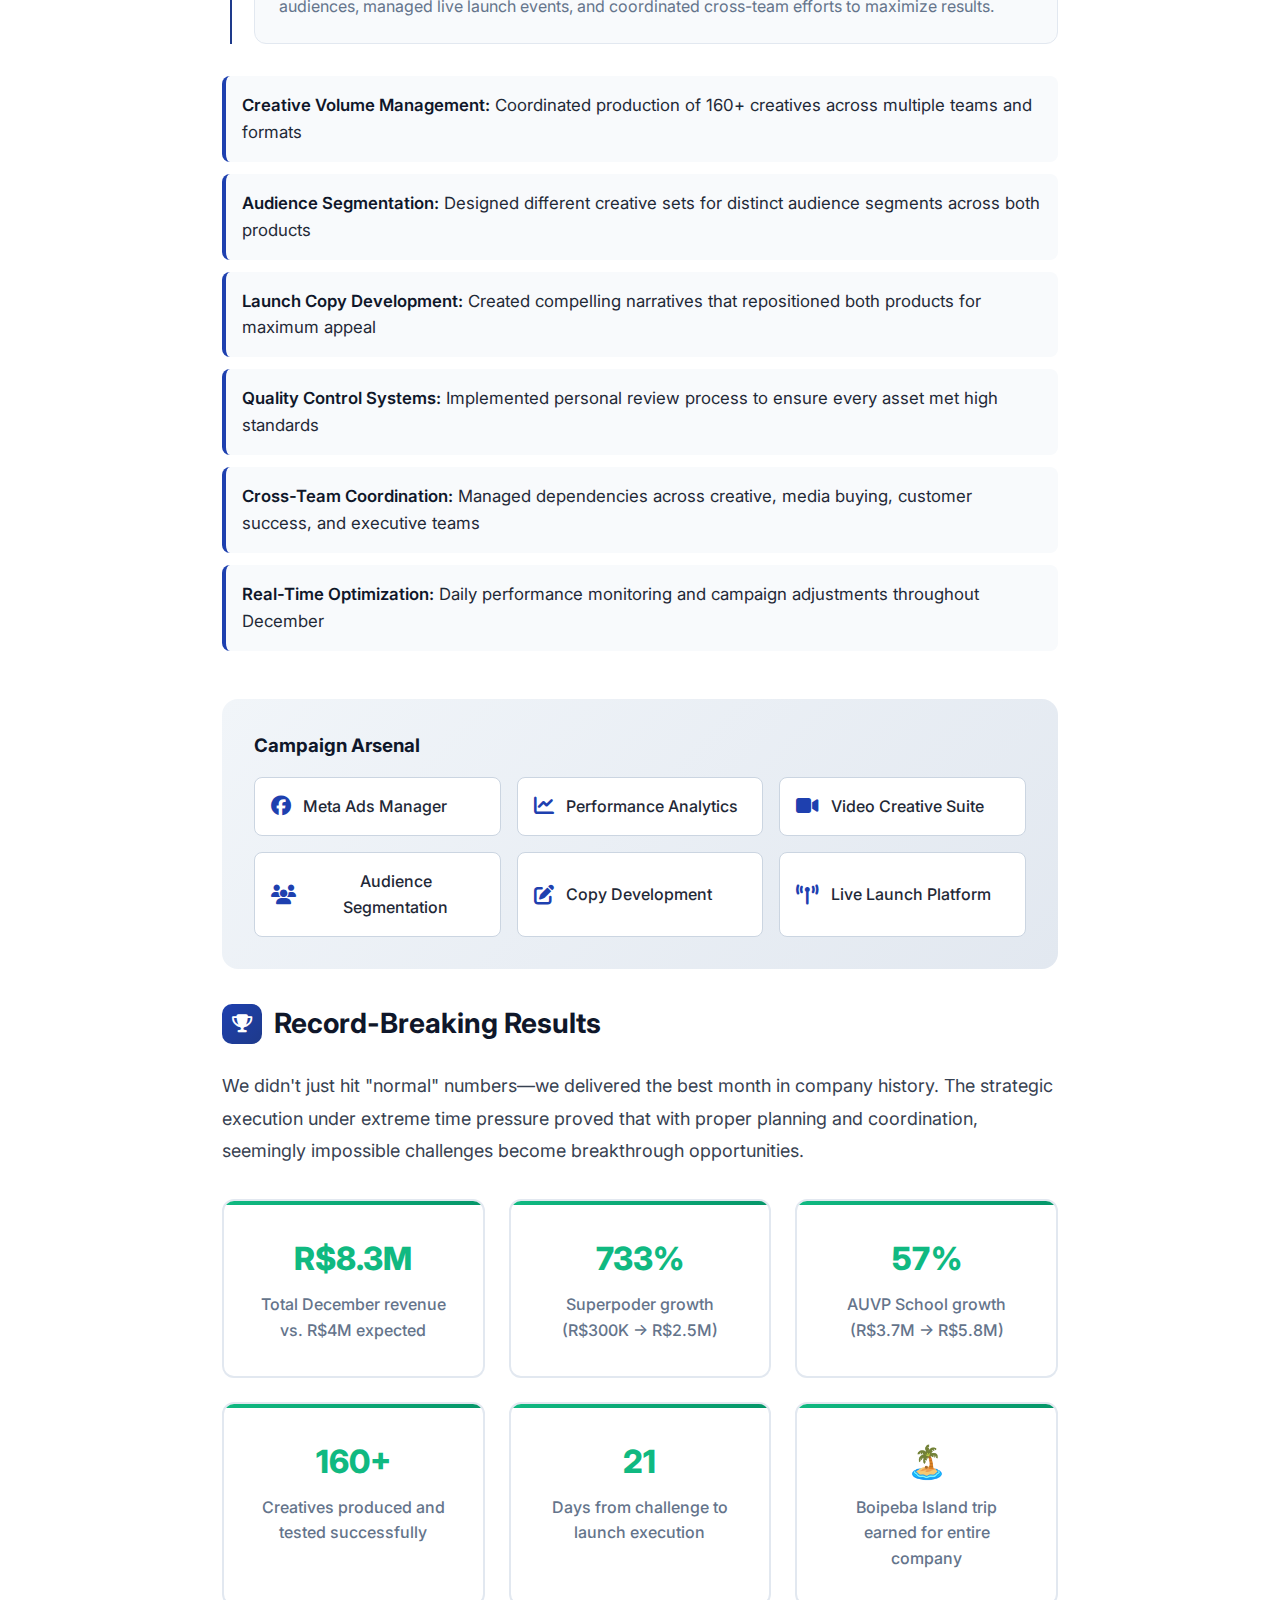
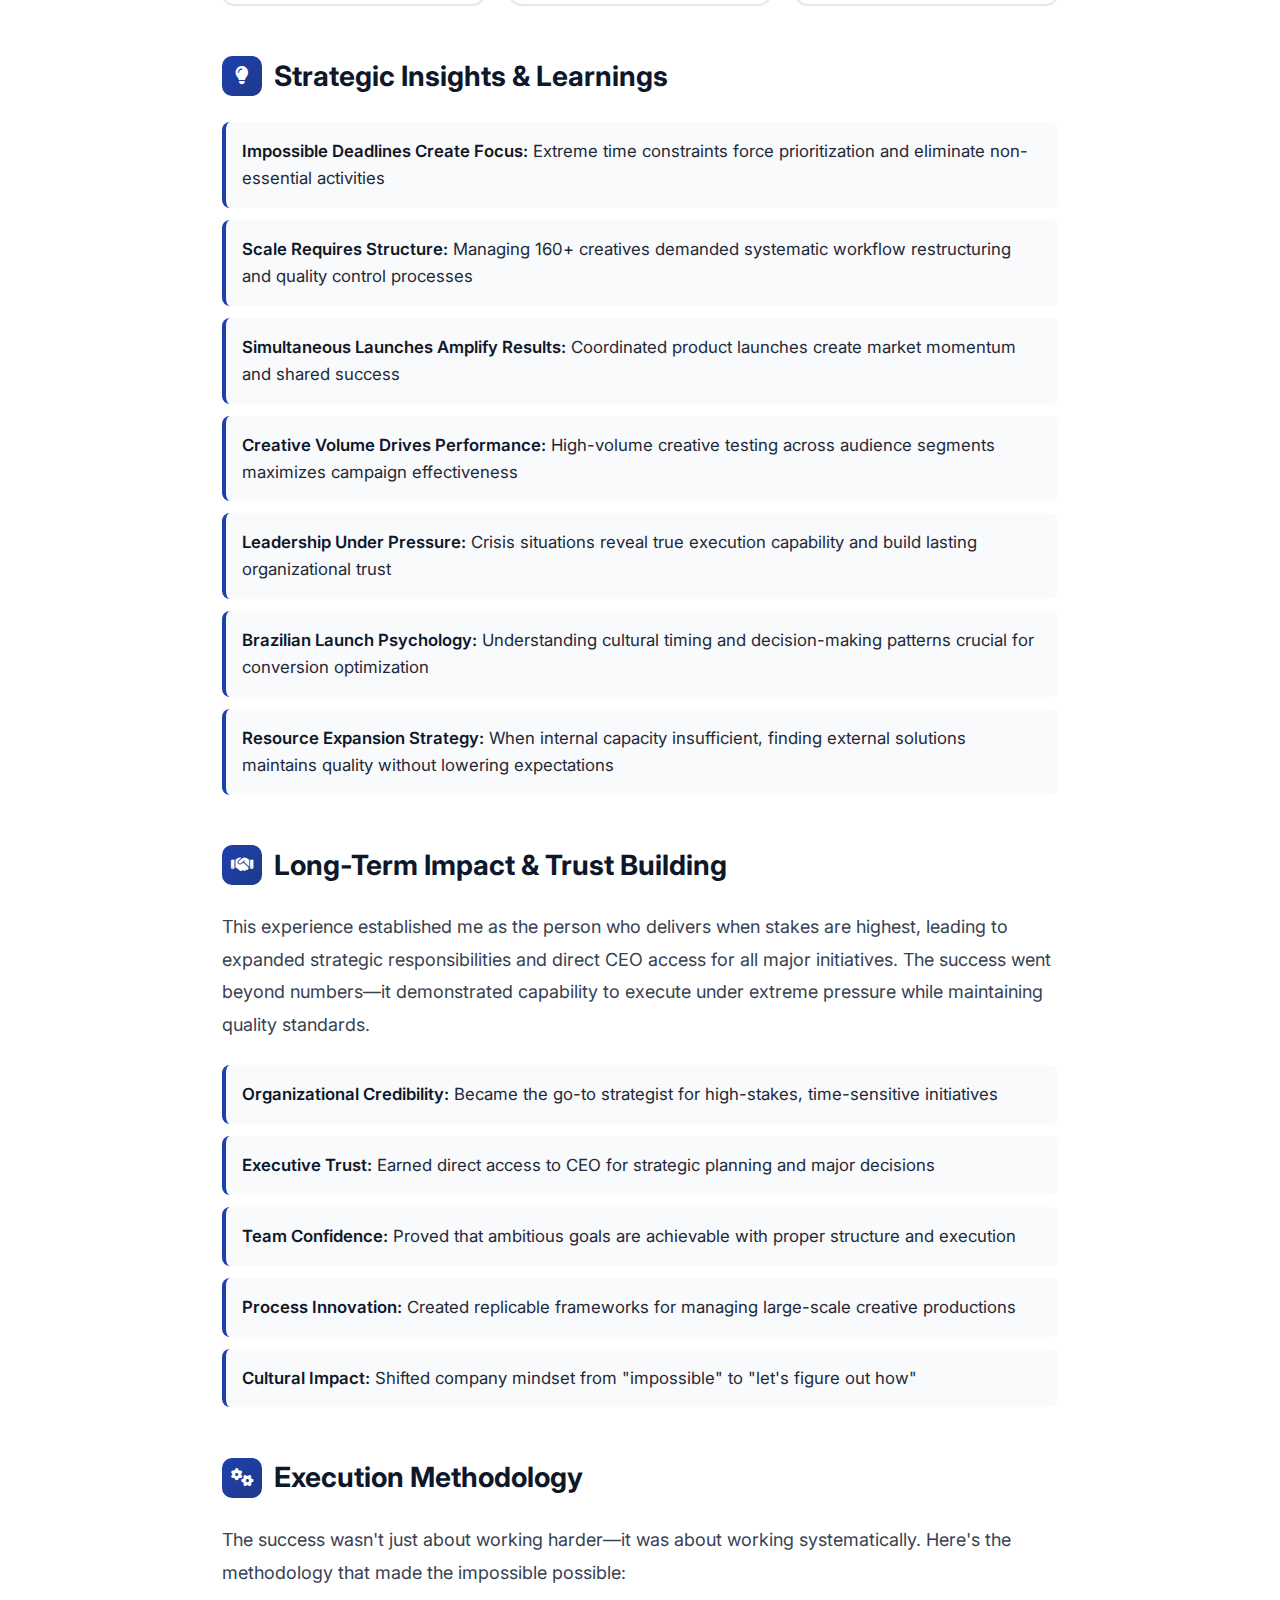
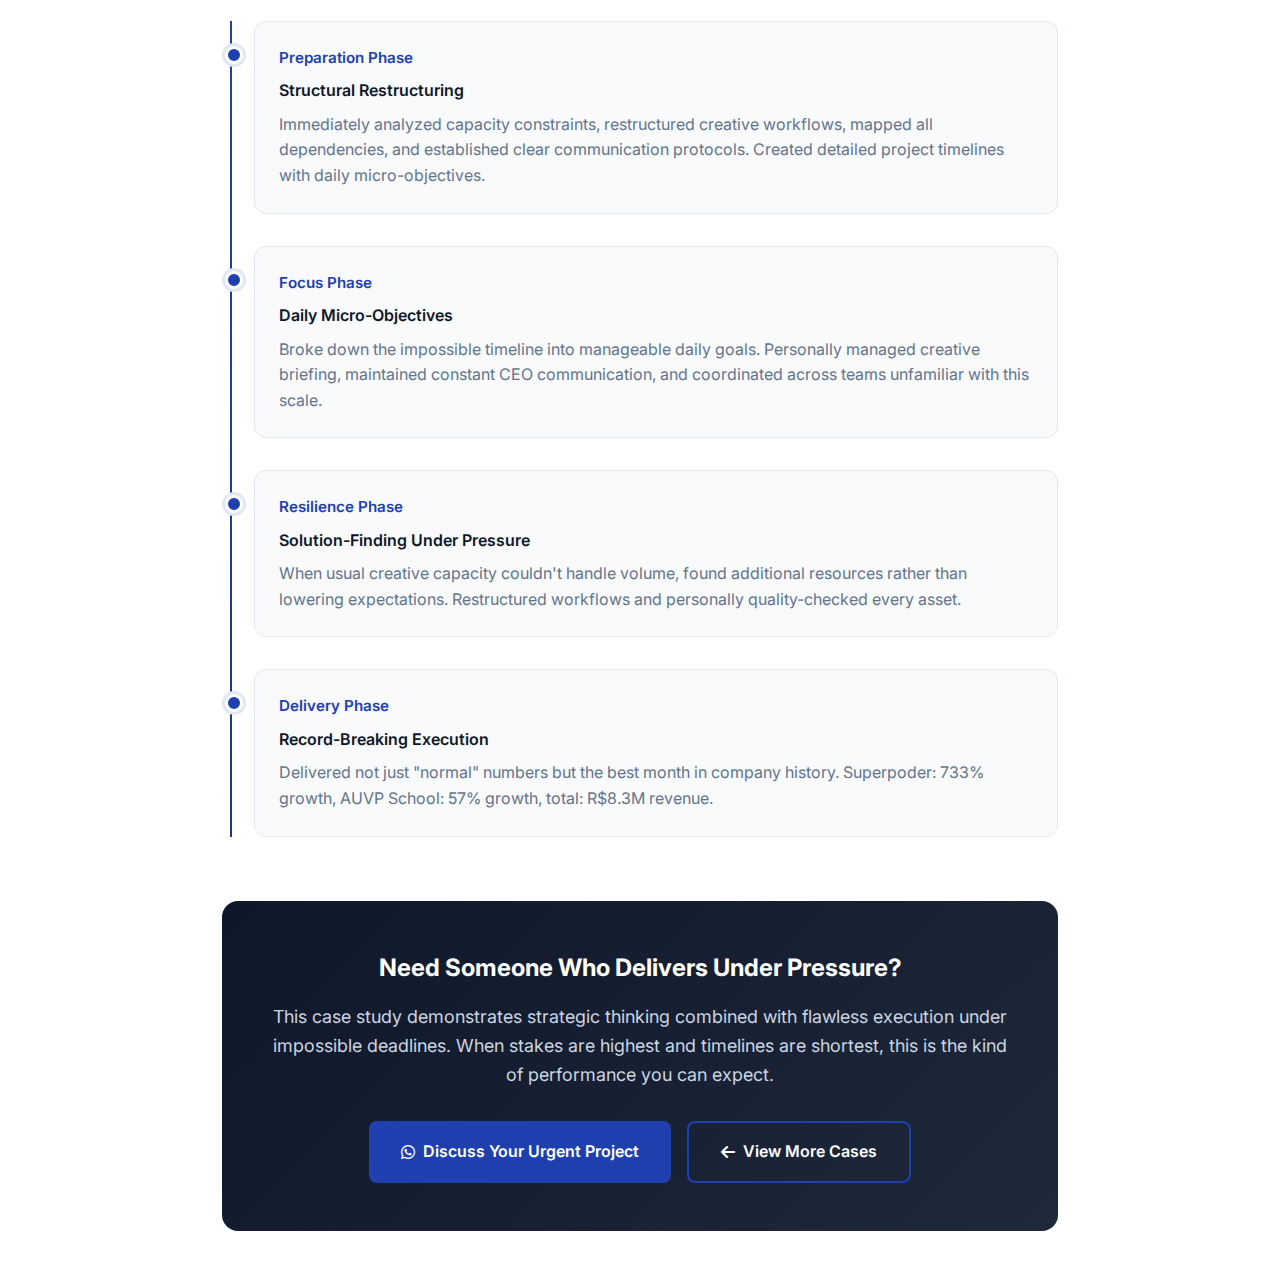
<file: gabrielrassi-com/case-study-december.html>
<!DOCTYPE html>
<html lang="en">
<head>
    <meta charset="UTF-8">
    <meta name="viewport" content="width=device-width, initial-scale=1.0">
    <title>December 2024: The Impossible Launch - Gabriel Rassi</title>
    <meta name="description" content="How Gabriel Rassi turned the historically worst month into record-breaking success: Superpoder grew 733% (R$300K to R$2.5M) and AUVP School 57% (R$3.7M to R$5.8M) in just 3 weeks of planning.">

    <!-- Fonts -->
    <link rel="preconnect" href="https://fonts.googleapis.com">
    <link rel="preconnect" href="https://fonts.gstatic.com" crossorigin>
    <link href="https://fonts.googleapis.com/css2?family=Inter:wght@300;400;500;600;700;800&display=swap" rel="stylesheet">

    <!-- Icons -->
    <link rel="stylesheet" href="https://cdnjs.cloudflare.com/ajax/libs/font-awesome/6.4.0/css/all.min.css">

    <style>
        /* Case Study Page Styles */
        * {
            margin: 0;
            padding: 0;
            box-sizing: border-box;
        }

        body {
            font-family: 'Inter', -apple-system, BlinkMacSystemFont, 'Segoe UI', sans-serif;
            line-height: 1.6;
            color: #1f2937;
            background: #ffffff;
        }

        .case-study-container {
            max-width: 900px;
            margin: 0 auto;
            padding: 3rem 2rem;
        }

        /* Header */
        .case-header {
            text-align: center;
            margin-bottom: 4rem;
            padding-bottom: 2rem;
            border-bottom: 2px solid #f1f5f9;
        }

        .case-number {
            display: inline-block;
            background: linear-gradient(135deg, #1e40af 0%, #1e3a8a 100%);
            color: white;
            padding: 0.5rem 1rem;
            border-radius: 8px;
            font-size: 0.875rem;
            font-weight: 700;
            text-transform: uppercase;
            letter-spacing: 0.1em;
            margin-bottom: 1rem;
        }

        .case-title {
            font-size: 3rem;
            font-weight: 800;
            margin-bottom: 1rem;
            color: #0f172a;
            line-height: 1.1;
        }

        .case-subtitle {
            font-size: 1.25rem;
            color: #64748b;
            margin-bottom: 2rem;
            max-width: 700px;
            margin-left: auto;
            margin-right: auto;
        }

        .case-metrics-header {
            display: grid;
            grid-template-columns: repeat(auto-fit, minmax(200px, 1fr));
            gap: 2rem;
            margin-top: 2rem;
        }

        .metric-box {
            background: linear-gradient(135deg, #f8fafc 0%, #f1f5f9 100%);
            padding: 2rem;
            border-radius: 16px;
            text-align: center;
            border: 2px solid #e2e8f0;
            position: relative;
            overflow: hidden;
        }

        .metric-box::before {
            content: '';
            position: absolute;
            top: 0;
            left: 0;
            right: 0;
            height: 4px;
            background: linear-gradient(135deg, #1e40af 0%, #1e3a8a 100%);
        }

        .metric-number {
            font-size: 2.5rem;
            font-weight: 800;
            color: #1e40af;
            line-height: 1;
            margin-bottom: 0.5rem;
        }

        .metric-label {
            font-size: 0.95rem;
            color: #64748b;
            font-weight: 600;
            text-transform: uppercase;
            letter-spacing: 0.05em;
        }

        /* Navigation */
        .case-nav {
            display: flex;
            justify-content: space-between;
            align-items: center;
            margin-bottom: 3rem;
            padding: 1rem 0;
        }

        .back-link {
            display: inline-flex;
            align-items: center;
            gap: 0.5rem;
            color: #1e40af;
            text-decoration: none;
            font-weight: 600;
            transition: all 0.3s ease;
        }

        .back-link:hover {
            gap: 0.75rem;
            color: #1e3a8a;
        }

        .print-btn {
            background: #f3f4f6;
            color: #374151;
            border: none;
            padding: 0.75rem 1.5rem;
            border-radius: 8px;
            font-weight: 600;
            cursor: pointer;
            display: flex;
            align-items: center;
            gap: 0.5rem;
            transition: all 0.3s ease;
        }

        .print-btn:hover {
            background: #e5e7eb;
        }

        /* Content Sections */
        .content-section {
            margin-bottom: 3rem;
        }

        .section-title {
            font-size: 1.75rem;
            font-weight: 700;
            color: #0f172a;
            margin-bottom: 1.5rem;
            display: flex;
            align-items: center;
            gap: 0.75rem;
        }

        .section-icon {
            width: 40px;
            height: 40px;
            background: linear-gradient(135deg, #1e40af 0%, #1e3a8a 100%);
            border-radius: 10px;
            display: flex;
            align-items: center;
            justify-content: center;
            color: white;
            font-size: 1.125rem;
        }

        .content-text {
            font-size: 1.125rem;
            line-height: 1.8;
            color: #374151;
            margin-bottom: 1.5rem;
        }

        .content-list {
            list-style: none;
            padding: 0;
            margin: 1.5rem 0;
        }

        .content-list li {
            background: #f8fafc;
            padding: 1rem;
            margin-bottom: 0.75rem;
            border-radius: 8px;
            border-left: 4px solid #1e40af;
            font-size: 1.05rem;
            line-height: 1.6;
        }

        .content-list strong {
            color: #0f172a;
            font-weight: 600;
        }

        /* Challenge Box */
        .challenge-box {
            background: linear-gradient(135deg, #eff6ff 0%, #dbeafe 30%, #bfdbfe 100%);
            border: 2px solid #93c5fd;
            border-radius: 16px;
            padding: 2rem;
            margin: 2rem 0;
            position: relative;
            overflow: hidden;
        }

        .challenge-box::before {
            content: '⚡';
            position: absolute;
            top: 1rem;
            right: 1rem;
            font-size: 2rem;
            opacity: 0.3;
        }

        .challenge-title {
            color: #1e40af;
            font-weight: 700;
            font-size: 1.25rem;
            margin-bottom: 1rem;
            display: flex;
            align-items: center;
            gap: 0.5rem;
        }

        .challenge-stats {
            display: grid;
            grid-template-columns: repeat(auto-fit, minmax(150px, 1fr));
            gap: 1rem;
            margin: 1.5rem 0;
        }

        .challenge-stat {
            background: white;
            padding: 1rem;
            border-radius: 8px;
            text-align: center;
            border: 1px solid #93c5fd;
        }

        .challenge-number {
            font-size: 1.5rem;
            font-weight: 800;
            color: #1e40af;
        }

        .challenge-label {
            font-size: 0.875rem;
            color: #1e3a8a;
            font-weight: 600;
        }

        /* Product Comparison */
        .products-grid {
            display: grid;
            grid-template-columns: repeat(auto-fit, minmax(350px, 1fr));
            gap: 2rem;
            margin: 2rem 0;
        }

        .product-card {
            background: white;
            border: 2px solid #e2e8f0;
            border-radius: 16px;
            padding: 2rem;
            position: relative;
            overflow: hidden;
        }

        .product-card.superpoder::before {
            content: '';
            position: absolute;
            top: 0;
            left: 0;
            right: 0;
            height: 4px;
            background: linear-gradient(135deg, #7c3aed 0%, #5b21b6 100%);
        }

        .product-card.auvp::before {
            content: '';
            position: absolute;
            top: 0;
            left: 0;
            right: 0;
            height: 4px;
            background: linear-gradient(135deg, #2563eb 0%, #1d4ed8 100%);
        }

        .product-name {
            font-size: 1.5rem;
            font-weight: 700;
            margin-bottom: 1rem;
            color: #0f172a;
        }

        .product-results {
            margin: 1.5rem 0;
        }

        .before-after {
            display: flex;
            justify-content: space-between;
            align-items: center;
            margin-bottom: 1rem;
        }

        .before, .after {
            text-align: center;
        }

        .before h4, .after h4 {
            font-size: 0.875rem;
            text-transform: uppercase;
            letter-spacing: 0.1em;
            color: #64748b;
            margin-bottom: 0.5rem;
        }

        .before .value {
            color: #7f1d1d;
            font-size: 1.5rem;
            font-weight: 700;
        }

        .after .value {
            color: #059669;
            font-size: 1.75rem;
            font-weight: 800;
        }

        .growth-indicator {
            background: linear-gradient(135deg, #dcfce7 0%, #bbf7d0 100%);
            color: #065f46;
            padding: 0.5rem 1rem;
            border-radius: 20px;
            font-weight: 700;
            text-align: center;
            margin-top: 1rem;
        }

        /* Timeline */
        .timeline {
            position: relative;
            padding-left: 2rem;
            margin: 2rem 0;
        }

        .timeline::before {
            content: '';
            position: absolute;
            left: 8px;
            top: 0;
            bottom: 0;
            width: 2px;
            background: linear-gradient(to bottom, #1e40af, #1e3a8a);
        }

        .timeline-item {
            position: relative;
            margin-bottom: 2rem;
            background: #f8fafc;
            padding: 1.5rem;
            border-radius: 12px;
            border: 1px solid #e2e8f0;
        }

        .timeline-item::before {
            content: '';
            position: absolute;
            left: -1.875rem;
            top: 1.5rem;
            width: 12px;
            height: 12px;
            background: #1e40af;
            border-radius: 50%;
            border: 3px solid white;
            box-shadow: 0 0 0 3px #e2e8f0;
        }

        .timeline-date {
            color: #1e40af;
            font-weight: 600;
            font-size: 0.95rem;
            margin-bottom: 0.5rem;
        }

        .timeline-title {
            font-weight: 600;
            color: #0f172a;
            margin-bottom: 0.5rem;
        }

        .timeline-description {
            color: #64748b;
            line-height: 1.6;
        }

        /* Results Grid */
        .results-grid {
            display: grid;
            grid-template-columns: repeat(auto-fit, minmax(250px, 1fr));
            gap: 1.5rem;
            margin: 2rem 0;
        }

        .result-card {
            background: white;
            padding: 2rem;
            border-radius: 12px;
            border: 2px solid #e2e8f0;
            text-align: center;
            position: relative;
            overflow: hidden;
        }

        .result-card::before {
            content: '';
            position: absolute;
            top: 0;
            left: 0;
            right: 0;
            height: 4px;
            background: linear-gradient(135deg, #10b981 0%, #059669 100%);
        }

        .result-value {
            font-size: 2rem;
            font-weight: 800;
            color: #10b981;
            margin-bottom: 0.5rem;
        }

        .result-description {
            color: #64748b;
            font-weight: 500;
        }

        /* Tools Used */
        .tools-used {
            background: linear-gradient(135deg, #f1f5f9 0%, #e2e8f0 100%);
            padding: 2rem;
            border-radius: 16px;
            margin: 2rem 0;
        }

        .tools-grid {
            display: grid;
            grid-template-columns: repeat(auto-fit, minmax(200px, 1fr));
            gap: 1rem;
            margin-top: 1rem;
        }

        .tool-item {
            background: white;
            padding: 1rem;
            border-radius: 8px;
            text-align: center;
            border: 1px solid #cbd5e1;
            display: flex;
            align-items: center;
            gap: 0.75rem;
            font-weight: 500;
        }

        .tool-icon {
            color: #1e40af;
            font-size: 1.25rem;
        }

        /* Footer */
        .case-footer {
            background: linear-gradient(135deg, #0f172a 0%, #1e293b 100%);
            color: white;
            padding: 3rem;
            border-radius: 16px;
            text-align: center;
            margin-top: 4rem;
        }

        .footer-title {
            font-size: 1.5rem;
            font-weight: 700;
            margin-bottom: 1rem;
        }

        .footer-text {
            color: #cbd5e1;
            margin-bottom: 2rem;
            font-size: 1.125rem;
        }

        .contact-buttons {
            display: flex;
            gap: 1rem;
            justify-content: center;
            flex-wrap: wrap;
        }

        .contact-btn {
            background: #1e40af;
            color: white;
            padding: 1rem 2rem;
            border-radius: 8px;
            text-decoration: none;
            font-weight: 600;
            transition: all 0.3s ease;
            display: flex;
            align-items: center;
            gap: 0.5rem;
        }

        .contact-btn:hover {
            background: #1e3a8a;
            transform: translateY(-2px);
        }

        .contact-btn.secondary {
            background: transparent;
            border: 2px solid #1e40af;
        }

        .contact-btn.secondary:hover {
            background: #1e40af;
        }

        /* Print Styles */
        @media print {
            .case-nav, .case-footer { display: none; }
            .case-study-container { padding: 1rem; }
            .case-title { font-size: 2rem; }
            .content-section { page-break-inside: avoid; }
        }

        /* Responsive */
        @media (max-width: 768px) {
            .case-study-container {
                padding: 2rem 1rem;
            }

            .case-title {
                font-size: 2rem;
            }

            .case-metrics-header {
                grid-template-columns: 1fr;
            }

            .products-grid {
                grid-template-columns: 1fr;
            }

            .results-grid {
                grid-template-columns: 1fr;
            }

            .tools-grid {
                grid-template-columns: 1fr;
            }

            .contact-buttons {
                flex-direction: column;
                align-items: center;
            }

            .timeline {
                padding-left: 1.5rem;
            }

            .challenge-stats {
                grid-template-columns: 1fr;
            }
        }
    </style>
</head>
<body>
    <div class="case-study-container">
        <!-- Navigation -->
        <div class="case-nav">
            <a href="case-studies.html" class="back-link">
                <i class="fas fa-arrow-left"></i>
                Back to Case Studies
            </a>
            <button class="print-btn" onclick="window.print()">
                <i class="fas fa-print"></i>
                Print PDF
            </button>
        </div>

        <!-- Header -->
        <header class="case-header">
            <div class="case-number">Case Study 02</div>
            <h1 class="case-title">December 2024: The Impossible Launch</h1>
            <p class="case-subtitle">How we turned the historically worst month into record-breaking success by executing simultaneous product launches with just 3 weeks of planning, achieving 733% growth for Superpoder and 57% for AUVP School.</p>

            <div class="case-metrics-header">
                <div class="metric-box">
                    <div class="metric-number">R$8.3M</div>
                    <div class="metric-label">Total Revenue</div>
                </div>
                <div class="metric-box">
                    <div class="metric-number">733%</div>
                    <div class="metric-label">Superpoder Growth</div>
                </div>
                <div class="metric-box">
                    <div class="metric-number">3</div>
                    <div class="metric-label">Weeks Planning</div>
                </div>
            </div>
        </header>

        <!-- Challenge Section -->
        <section class="content-section">
            <h2 class="section-title">
                <div class="section-icon">
                    <i class="fas fa-fire"></i>
                </div>
                The Impossible Challenge
            </h2>

            <div class="challenge-box">
                <div class="challenge-title">
                    <i class="fas fa-exclamation-triangle"></i>
                    The Boipeba Challenge
                </div>
                <p class="content-text">
                    In November 2024, our CEO Raul presented what seemed impossible: December was historically our worst month with 40% revenue drops due to holiday spending on travel and gifts. But if we could hit "normal" numbers, the entire company would earn a trip to Boipeba Island, a paradise in Bahia.
                </p>
                <div class="challenge-stats">
                    <div class="challenge-stat">
                        <div class="challenge-number">40%</div>
                        <div class="challenge-label">Historic December Drop</div>
                    </div>
                    <div class="challenge-stat">
                        <div class="challenge-number">3</div>
                        <div class="challenge-label">Weeks to Execute</div>
                    </div>
                    <div class="challenge-stat">
                        <div class="challenge-number">160+</div>
                        <div class="challenge-label">Creatives Needed</div>
                    </div>
                    <div class="challenge-stat">
                        <div class="challenge-number">2</div>
                        <div class="challenge-label">Simultaneous Launches</div>
                    </div>
                </div>
            </div>

            <p class="content-text">
                The constraint was brutal: less than 3 weeks to plan, approve, and execute everything. While others saw an impossible timeline, I saw an opportunity to prove what strategic execution under pressure could achieve.
            </p>
        </section>

        <!-- Strategy Section -->
        <section class="content-section">
            <h2 class="section-title">
                <div class="section-icon">
                    <i class="fas fa-rocket"></i>
                </div>
                Strategic Response & Execution
            </h2>
            <p class="content-text">
                My response went far beyond typical campaign management. I immediately restructured our entire approach, designing simultaneous product launches that required unprecedented coordination and creative volume.
            </p>

            <div class="products-grid">
                <div class="product-card superpoder">
                    <div class="product-name">O SUPERPODER</div>
                    <p><strong>Paulo Cuenca's Content Marketing Course</strong></p>
                    <div class="product-results">
                        <div class="before-after">
                            <div class="before">
                                <h4>Normal Month</h4>
                                <div class="value">R$300K</div>
                            </div>
                            <div style="font-size: 2rem; color: #1e40af;">→</div>
                            <div class="after">
                                <h4>December 2024</h4>
                                <div class="value">R$2.5M</div>
                            </div>
                        </div>
                        <div class="growth-indicator">733% Growth</div>
                    </div>
                    <ul class="content-list" style="font-size: 0.95rem;">
                        <li><strong>Investment:</strong> R$200K in paid traffic (4x normal spend)</li>
                        <li><strong>Strategy:</strong> Classic Brazilian launch with "inaugural class"</li>
                        <li><strong>Format:</strong> Single high-impact launch event</li>
                        <li><strong>Timeline:</strong> 2-week intensive campaign</li>
                    </ul>
                </div>

                <div class="product-card auvp">
                    <div class="product-name">AUVP ESCOLA</div>
                    <p><strong>Raul Sena's Investment Course</strong></p>
                    <div class="product-results">
                        <div class="before-after">
                            <div class="before">
                                <h4>Normal Month</h4>
                                <div class="value">R$3.7M</div>
                            </div>
                            <div style="font-size: 2rem; color: #1e40af;">→</div>
                            <div class="after">
                                <h4>December 2024</h4>
                                <div class="value">R$5.8M</div>
                            </div>
                        </div>
                        <div class="growth-indicator">57% Growth</div>
                    </div>
                    <ul class="content-list" style="font-size: 0.95rem;">
                        <li><strong>Investment:</strong> Same traffic budget with optimization</li>
                        <li><strong>Strategy:</strong> Bonus offerings + dual live launches</li>
                        <li><strong>Format:</strong> Two separate launch weeks for decision-making</li>
                        <li><strong>Logic:</strong> Second chance for hesitant prospects</li>
                    </ul>
                </div>
            </div>
        </section>

        <!-- Execution Timeline -->
        <section class="content-section">
            <h2 class="section-title">
                <div class="section-icon">
                    <i class="fas fa-clock"></i>
                </div>
                3-Week Sprint Execution
            </h2>

            <div class="timeline">
                <div class="timeline-item">
                    <div class="timeline-date">Week 1: Strategy & Planning</div>
                    <div class="timeline-title">Foundation & Creative Architecture</div>
                    <div class="timeline-description">Restructured creative workflow, mapped dependencies, created detailed timelines for 70-90 creatives per product, and established coordination protocols across teams who had never worked at this scale.</div>
                </div>
                <div class="timeline-item">
                    <div class="timeline-date">Week 2: Production & Coordination</div>
                    <div class="timeline-title">Intensive Creative Production</div>
                    <div class="timeline-description">Managed creative briefing process, wrote launch copy that repositioned products entirely, coordinated with expanded production resources, and maintained constant CEO communication on progress.</div>
                </div>
                <div class="timeline-item">
                    <div class="timeline-date">Week 3: Testing & Launch Prep</div>
                    <div class="timeline-title">Quality Control & Launch Preparation</div>
                    <div class="timeline-description">Personally quality-checked every asset, conducted audience segmentation testing, prepared launch sequences, and coordinated final approvals for simultaneous campaign launch.</div>
                </div>
                <div class="timeline-item">
                    <div class="timeline-date">Launch Week: Execution</div>
                    <div class="timeline-title">Campaign Launch & Optimization</div>
                    <div class="timeline-description">Executed simultaneous launches, monitored real-time performance, optimized ad sets and audiences, managed live launch events, and coordinated cross-team efforts to maximize results.</div>
                </div>
            </div>

            <ul class="content-list">
                <li><strong>Creative Volume Management:</strong> Coordinated production of 160+ creatives across multiple teams and formats</li>
                <li><strong>Audience Segmentation:</strong> Designed different creative sets for distinct audience segments across both products</li>
                <li><strong>Launch Copy Development:</strong> Created compelling narratives that repositioned both products for maximum appeal</li>
                <li><strong>Quality Control Systems:</strong> Implemented personal review process to ensure every asset met high standards</li>
                <li><strong>Cross-Team Coordination:</strong> Managed dependencies across creative, media buying, customer success, and executive teams</li>
                <li><strong>Real-Time Optimization:</strong> Daily performance monitoring and campaign adjustments throughout December</li>
            </ul>
        </section>

        <!-- Tools Used -->
        <div class="tools-used">
            <h3 style="margin-bottom: 1rem; color: #0f172a; font-weight: 700;">Campaign Arsenal</h3>
            <div class="tools-grid">
                <div class="tool-item">
                    <i class="fab fa-facebook tool-icon"></i>
                    Meta Ads Manager
                </div>
                <div class="tool-item">
                    <i class="fas fa-chart-line tool-icon"></i>
                    Performance Analytics
                </div>
                <div class="tool-item">
                    <i class="fas fa-video tool-icon"></i>
                    Video Creative Suite
                </div>
                <div class="tool-item">
                    <i class="fas fa-users tool-icon"></i>
                    Audience Segmentation
                </div>
                <div class="tool-item">
                    <i class="fas fa-edit tool-icon"></i>
                    Copy Development
                </div>
                <div class="tool-item">
                    <i class="fas fa-broadcast-tower tool-icon"></i>
                    Live Launch Platform
                </div>
            </div>
        </div>

        <!-- Results Section -->
        <section class="content-section">
            <h2 class="section-title">
                <div class="section-icon">
                    <i class="fas fa-trophy"></i>
                </div>
                Record-Breaking Results
            </h2>
            <p class="content-text">
                We didn't just hit "normal" numbers—we delivered the best month in company history. The strategic execution under extreme time pressure proved that with proper planning and coordination, seemingly impossible challenges become breakthrough opportunities.
            </p>

            <div class="results-grid">
                <div class="result-card">
                    <div class="result-value">R$8.3M</div>
                    <div class="result-description">Total December revenue vs. R$4M expected</div>
                </div>
                <div class="result-card">
                    <div class="result-value">733%</div>
                    <div class="result-description">Superpoder growth (R$300K → R$2.5M)</div>
                </div>
                <div class="result-card">
                    <div class="result-value">57%</div>
                    <div class="result-description">AUVP School growth (R$3.7M → R$5.8M)</div>
                </div>
                <div class="result-card">
                    <div class="result-value">160+</div>
                    <div class="result-description">Creatives produced and tested successfully</div>
                </div>
                <div class="result-card">
                    <div class="result-value">21</div>
                    <div class="result-description">Days from challenge to launch execution</div>
                </div>
                <div class="result-card">
                    <div class="result-value">🏝️</div>
                    <div class="result-description">Boipeba Island trip earned for entire company</div>
                </div>
            </div>
        </section>

        <!-- Key Learnings -->
        <section class="content-section">
            <h2 class="section-title">
                <div class="section-icon">
                    <i class="fas fa-lightbulb"></i>
                </div>
                Strategic Insights & Learnings
            </h2>
            <ul class="content-list">
                <li><strong>Impossible Deadlines Create Focus:</strong> Extreme time constraints force prioritization and eliminate non-essential activities</li>
                <li><strong>Scale Requires Structure:</strong> Managing 160+ creatives demanded systematic workflow restructuring and quality control processes</li>
                <li><strong>Simultaneous Launches Amplify Results:</strong> Coordinated product launches create market momentum and shared success</li>
                <li><strong>Creative Volume Drives Performance:</strong> High-volume creative testing across audience segments maximizes campaign effectiveness</li>
                <li><strong>Leadership Under Pressure:</strong> Crisis situations reveal true execution capability and build lasting organizational trust</li>
                <li><strong>Brazilian Launch Psychology:</strong> Understanding cultural timing and decision-making patterns crucial for conversion optimization</li>
                <li><strong>Resource Expansion Strategy:</strong> When internal capacity insufficient, finding external solutions maintains quality without lowering expectations</li>
            </ul>
        </section>

        <!-- Impact & Trust Building -->
        <section class="content-section">
            <h2 class="section-title">
                <div class="section-icon">
                    <i class="fas fa-handshake"></i>
                </div>
                Long-Term Impact & Trust Building
            </h2>
            <p class="content-text">
                This experience established me as the person who delivers when stakes are highest, leading to expanded strategic responsibilities and direct CEO access for all major initiatives. The success went beyond numbers—it demonstrated capability to execute under extreme pressure while maintaining quality standards.
            </p>
            <ul class="content-list">
                <li><strong>Organizational Credibility:</strong> Became the go-to strategist for high-stakes, time-sensitive initiatives</li>
                <li><strong>Executive Trust:</strong> Earned direct access to CEO for strategic planning and major decisions</li>
                <li><strong>Team Confidence:</strong> Proved that ambitious goals are achievable with proper structure and execution</li>
                <li><strong>Process Innovation:</strong> Created replicable frameworks for managing large-scale creative productions</li>
                <li><strong>Cultural Impact:</strong> Shifted company mindset from "impossible" to "let's figure out how"</li>
            </ul>
        </section>

        <!-- Methodology Breakdown -->
        <section class="content-section">
            <h2 class="section-title">
                <div class="section-icon">
                    <i class="fas fa-cogs"></i>
                </div>
                Execution Methodology
            </h2>
            <p class="content-text">
                The success wasn't just about working harder—it was about working systematically. Here's the methodology that made the impossible possible:
            </p>

            <div class="timeline">
                <div class="timeline-item">
                    <div class="timeline-date">Preparation Phase</div>
                    <div class="timeline-title">Structural Restructuring</div>
                    <div class="timeline-description">Immediately analyzed capacity constraints, restructured creative workflows, mapped all dependencies, and established clear communication protocols. Created detailed project timelines with daily micro-objectives.</div>
                </div>
                <div class="timeline-item">
                    <div class="timeline-date">Focus Phase</div>
                    <div class="timeline-title">Daily Micro-Objectives</div>
                    <div class="timeline-description">Broke down the impossible timeline into manageable daily goals. Personally managed creative briefing, maintained constant CEO communication, and coordinated across teams unfamiliar with this scale.</div>
                </div>
                <div class="timeline-item">
                    <div class="timeline-date">Resilience Phase</div>
                    <div class="timeline-title">Solution-Finding Under Pressure</div>
                    <div class="timeline-description">When usual creative capacity couldn't handle volume, found additional resources rather than lowering expectations. Restructured workflows and personally quality-checked every asset.</div>
                </div>
                <div class="timeline-item">
                    <div class="timeline-date">Delivery Phase</div>
                    <div class="timeline-title">Record-Breaking Execution</div>
                    <div class="timeline-description">Delivered not just "normal" numbers but the best month in company history. Superpoder: 733% growth, AUVP School: 57% growth, total: R$8.3M revenue.</div>
                </div>
            </div>
        </section>

        <!-- Footer CTA -->
        <footer class="case-footer">
            <h3 class="footer-title">Need Someone Who Delivers Under Pressure?</h3>
            <p class="footer-text">
                This case study demonstrates strategic thinking combined with flawless execution under impossible deadlines. When stakes are highest and timelines are shortest, this is the kind of performance you can expect.
            </p>
            <div class="contact-buttons">
                <a href="https://wa.me/5562999501727?text=Hello!%20I%20saw%20your%20December%202024%20case%20study%20and%20want%20to%20discuss%20a%20high-stakes%20project." class="contact-btn" target="_blank">
                    <i class="fab fa-whatsapp"></i>
                    Discuss Your Urgent Project
                </a>
                <a href="case-studies.html" class="contact-btn secondary">
                    <i class="fas fa-arrow-left"></i>
                    View More Cases
                </a>
            </div>
        </footer>
    </div>
</body>
</html>
</file>
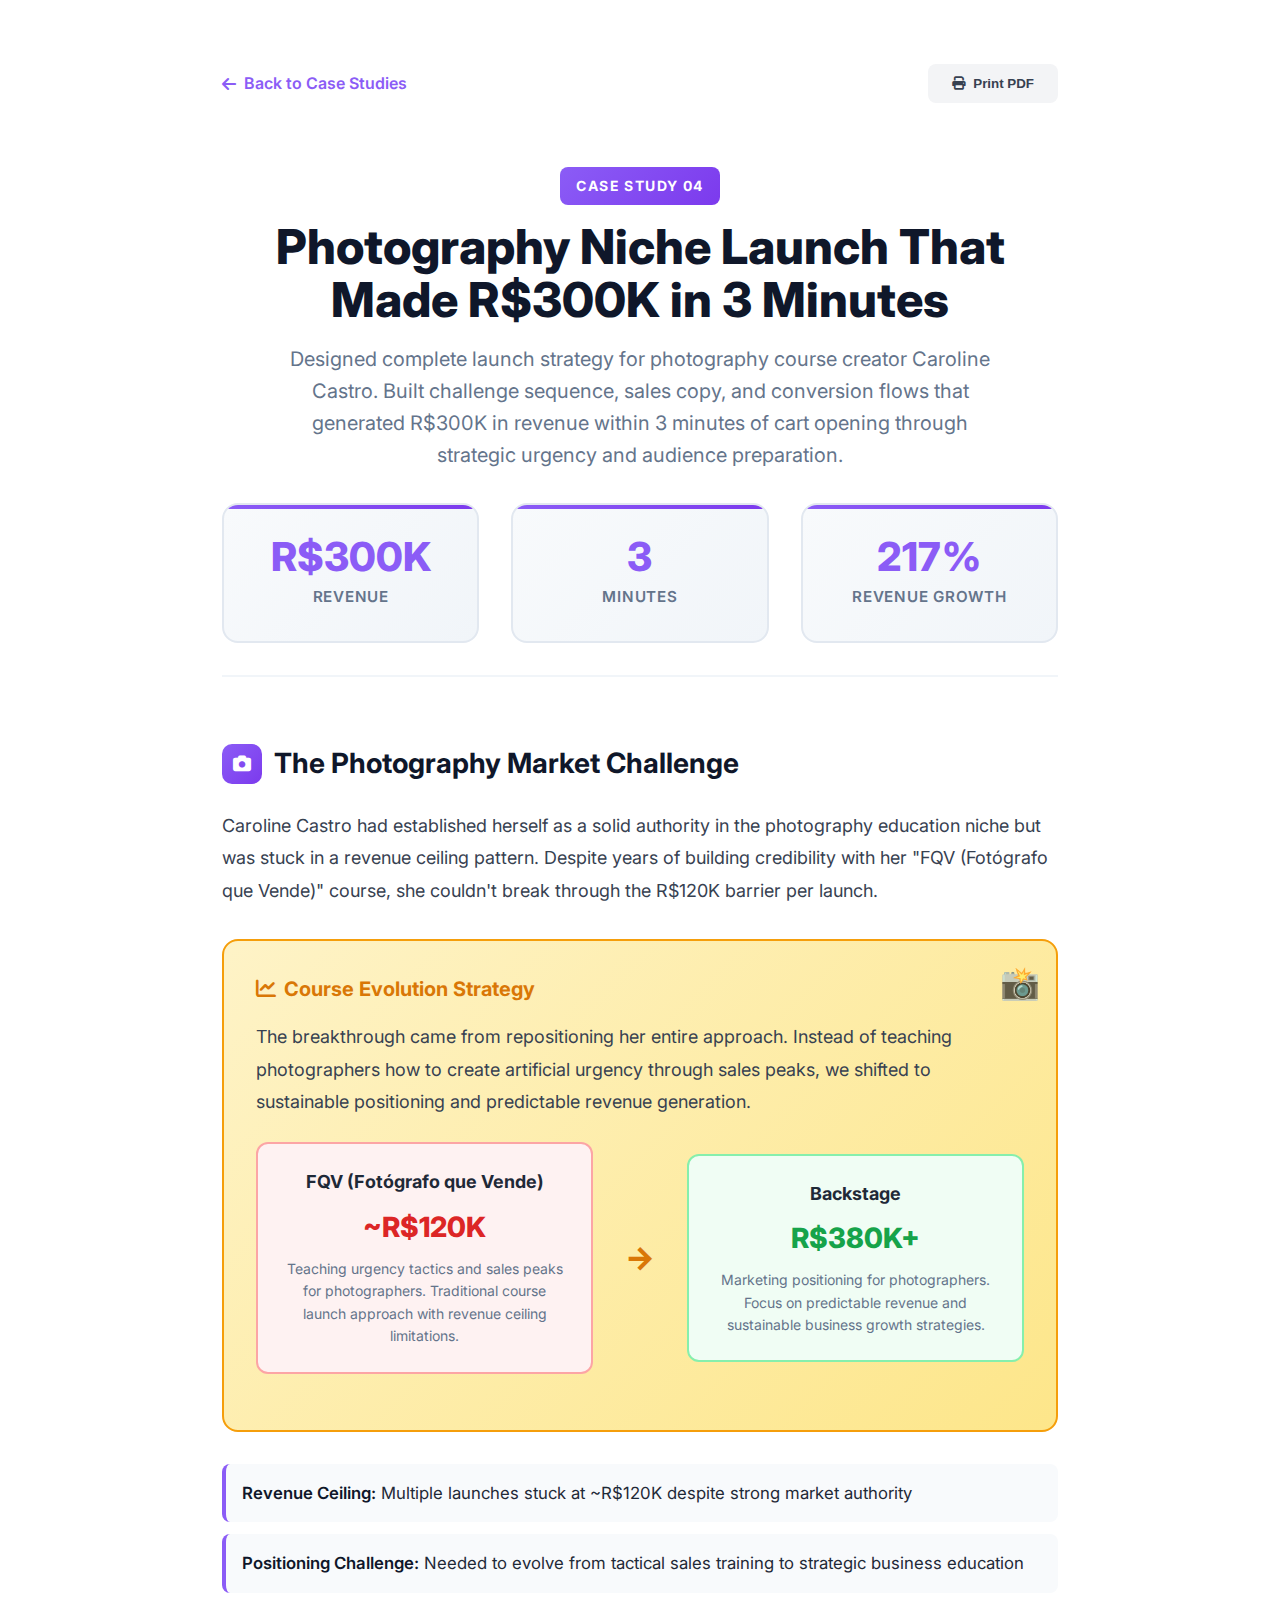
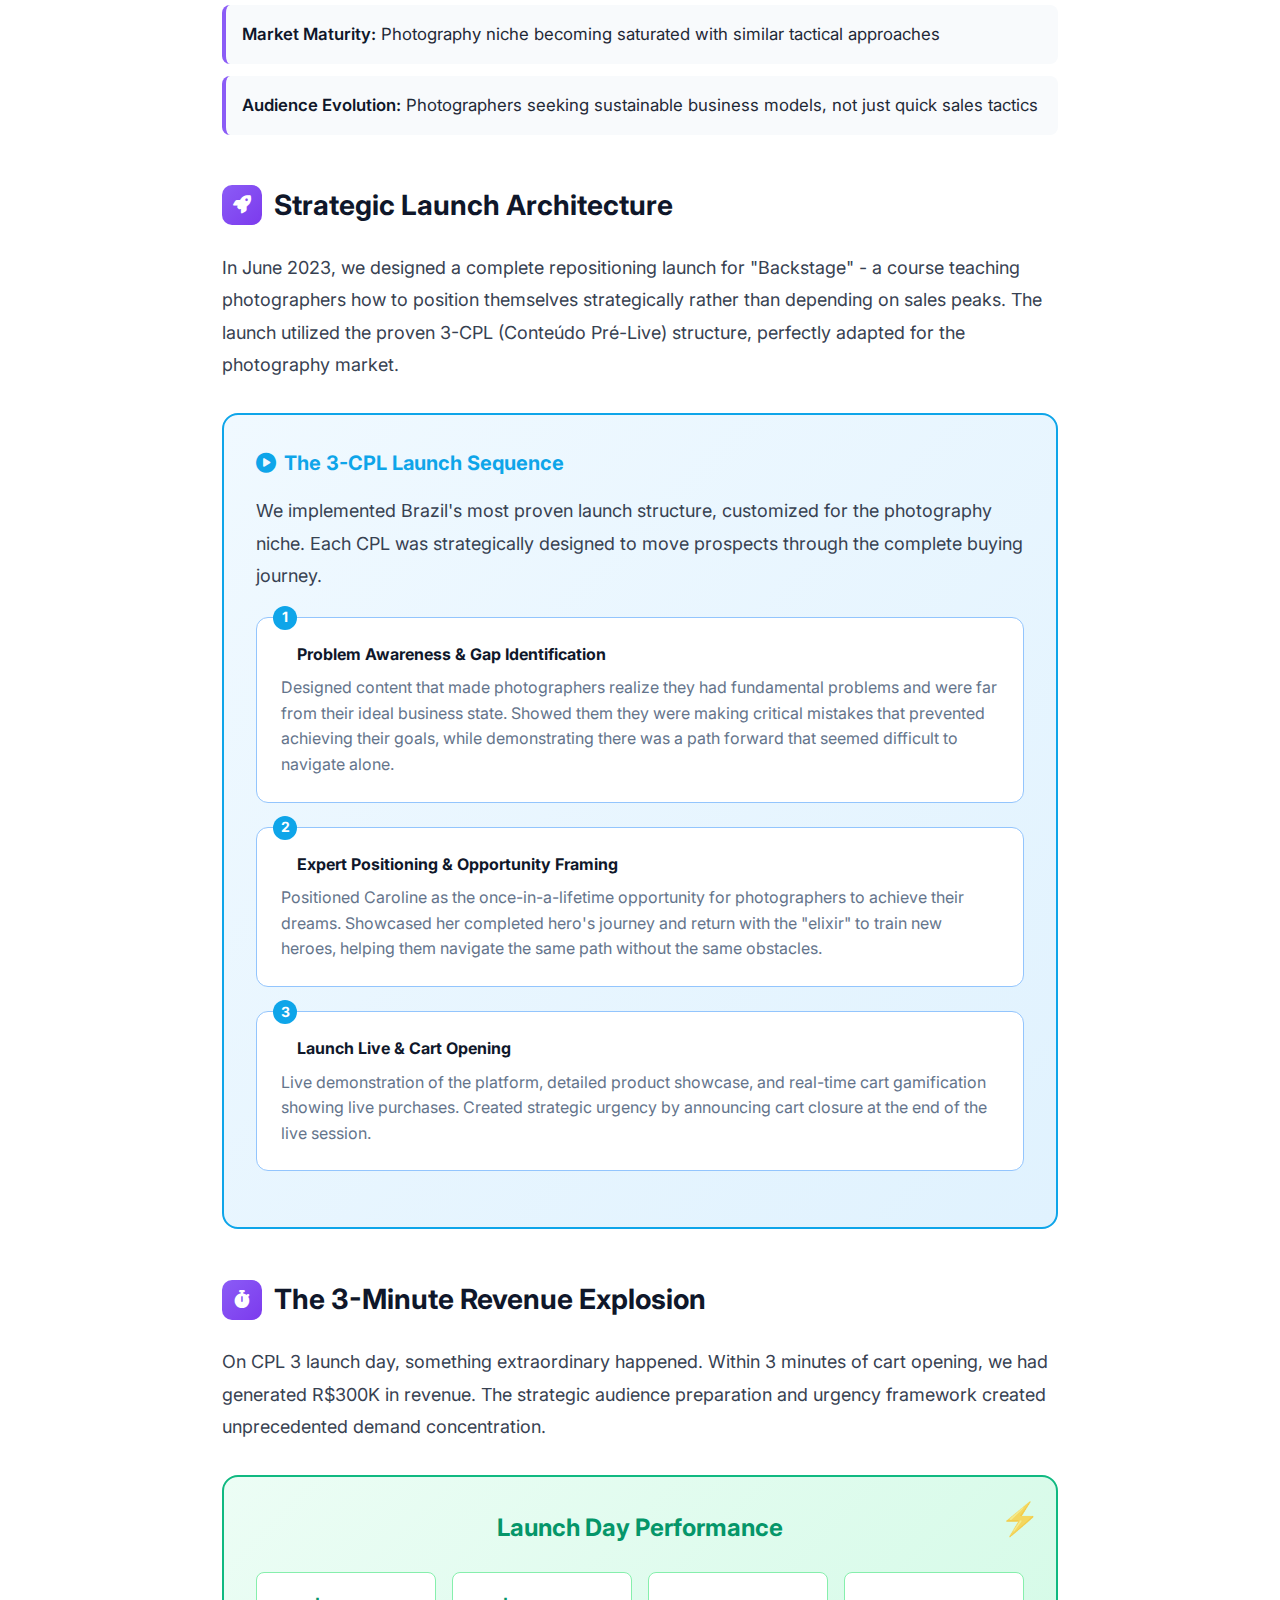
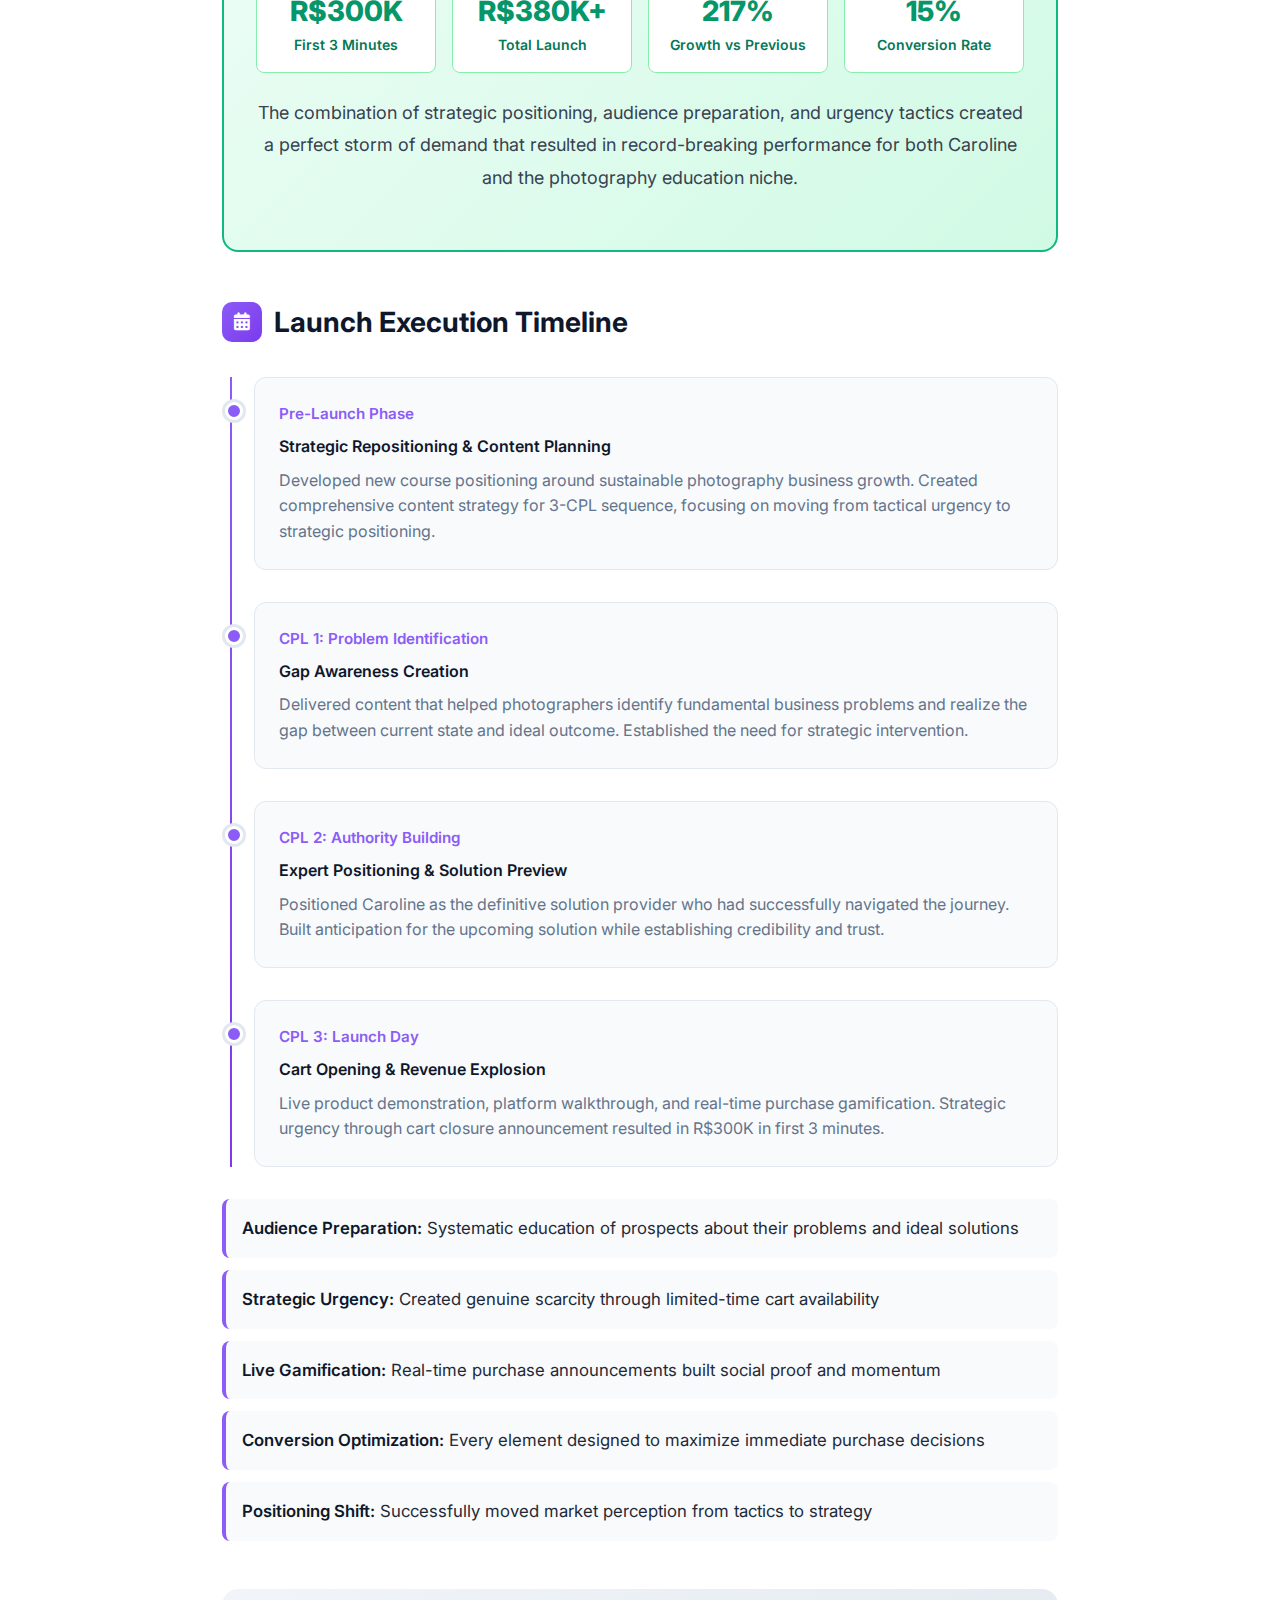
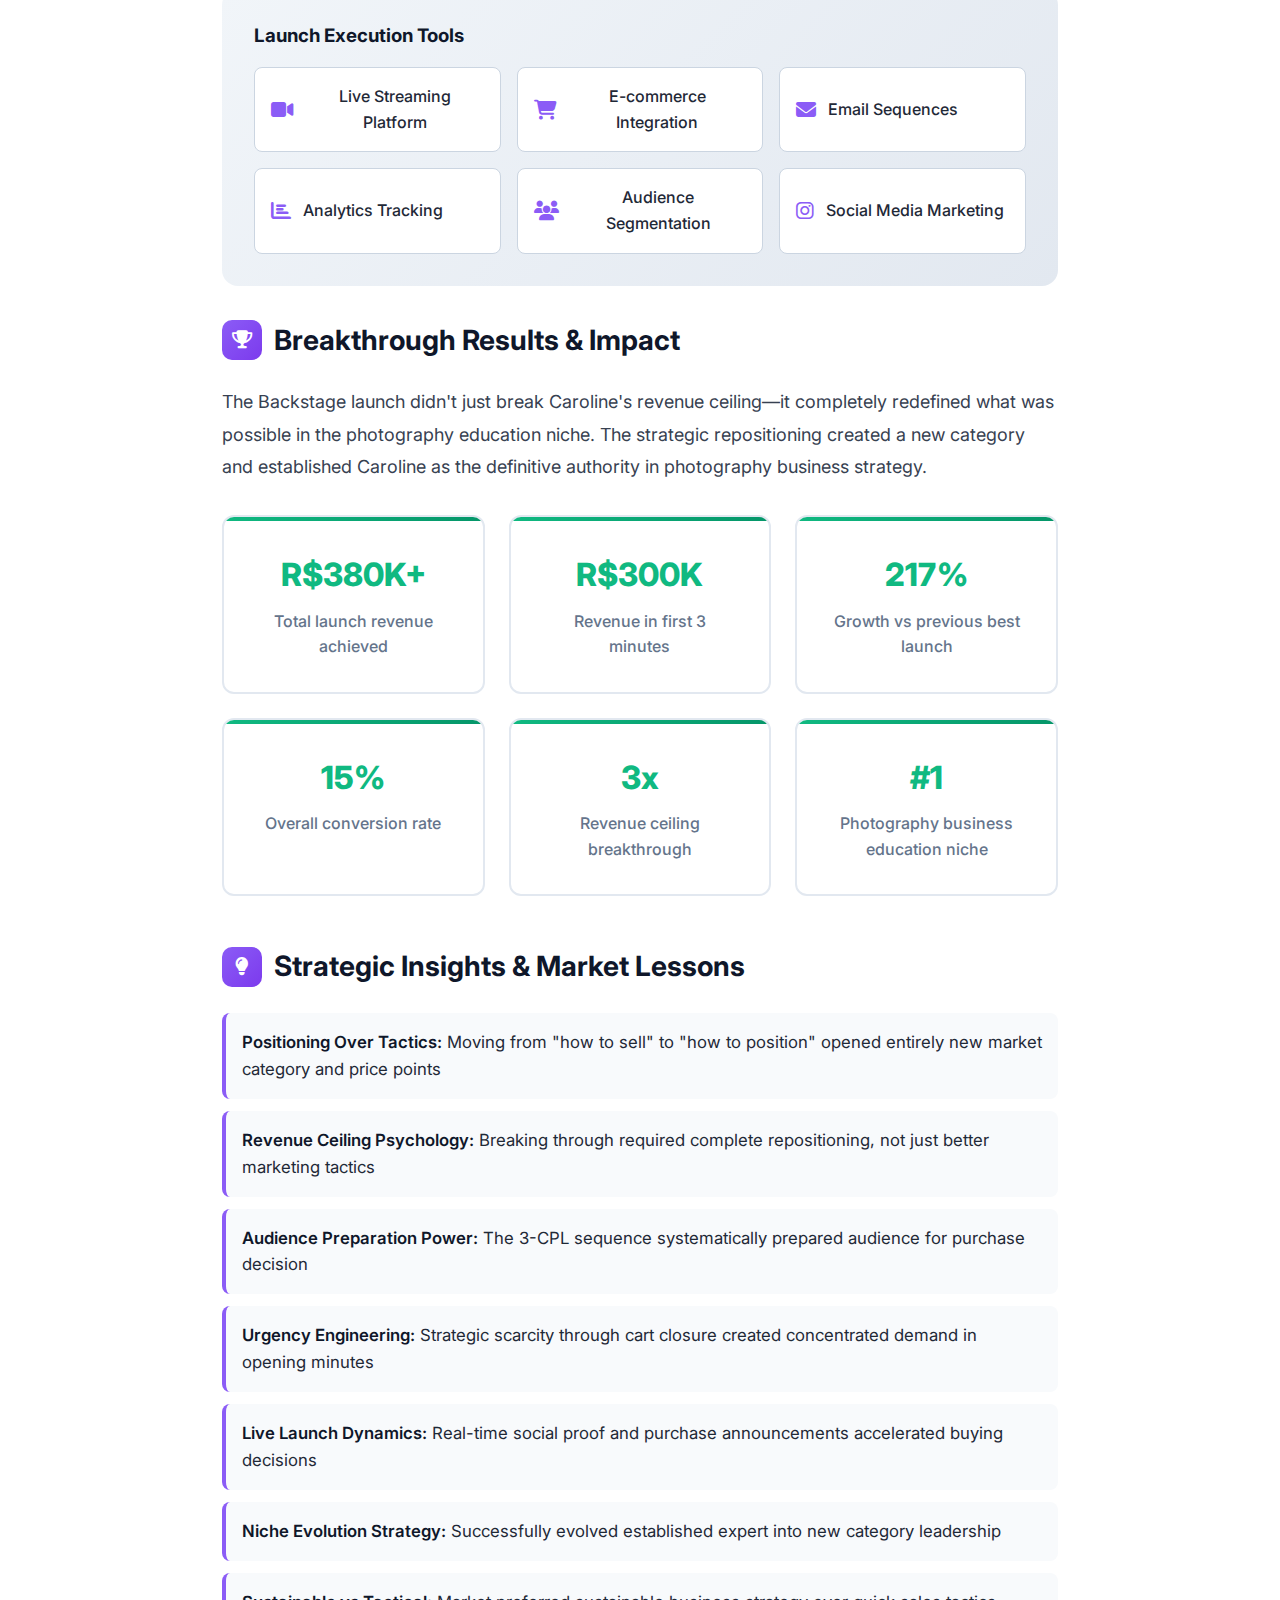
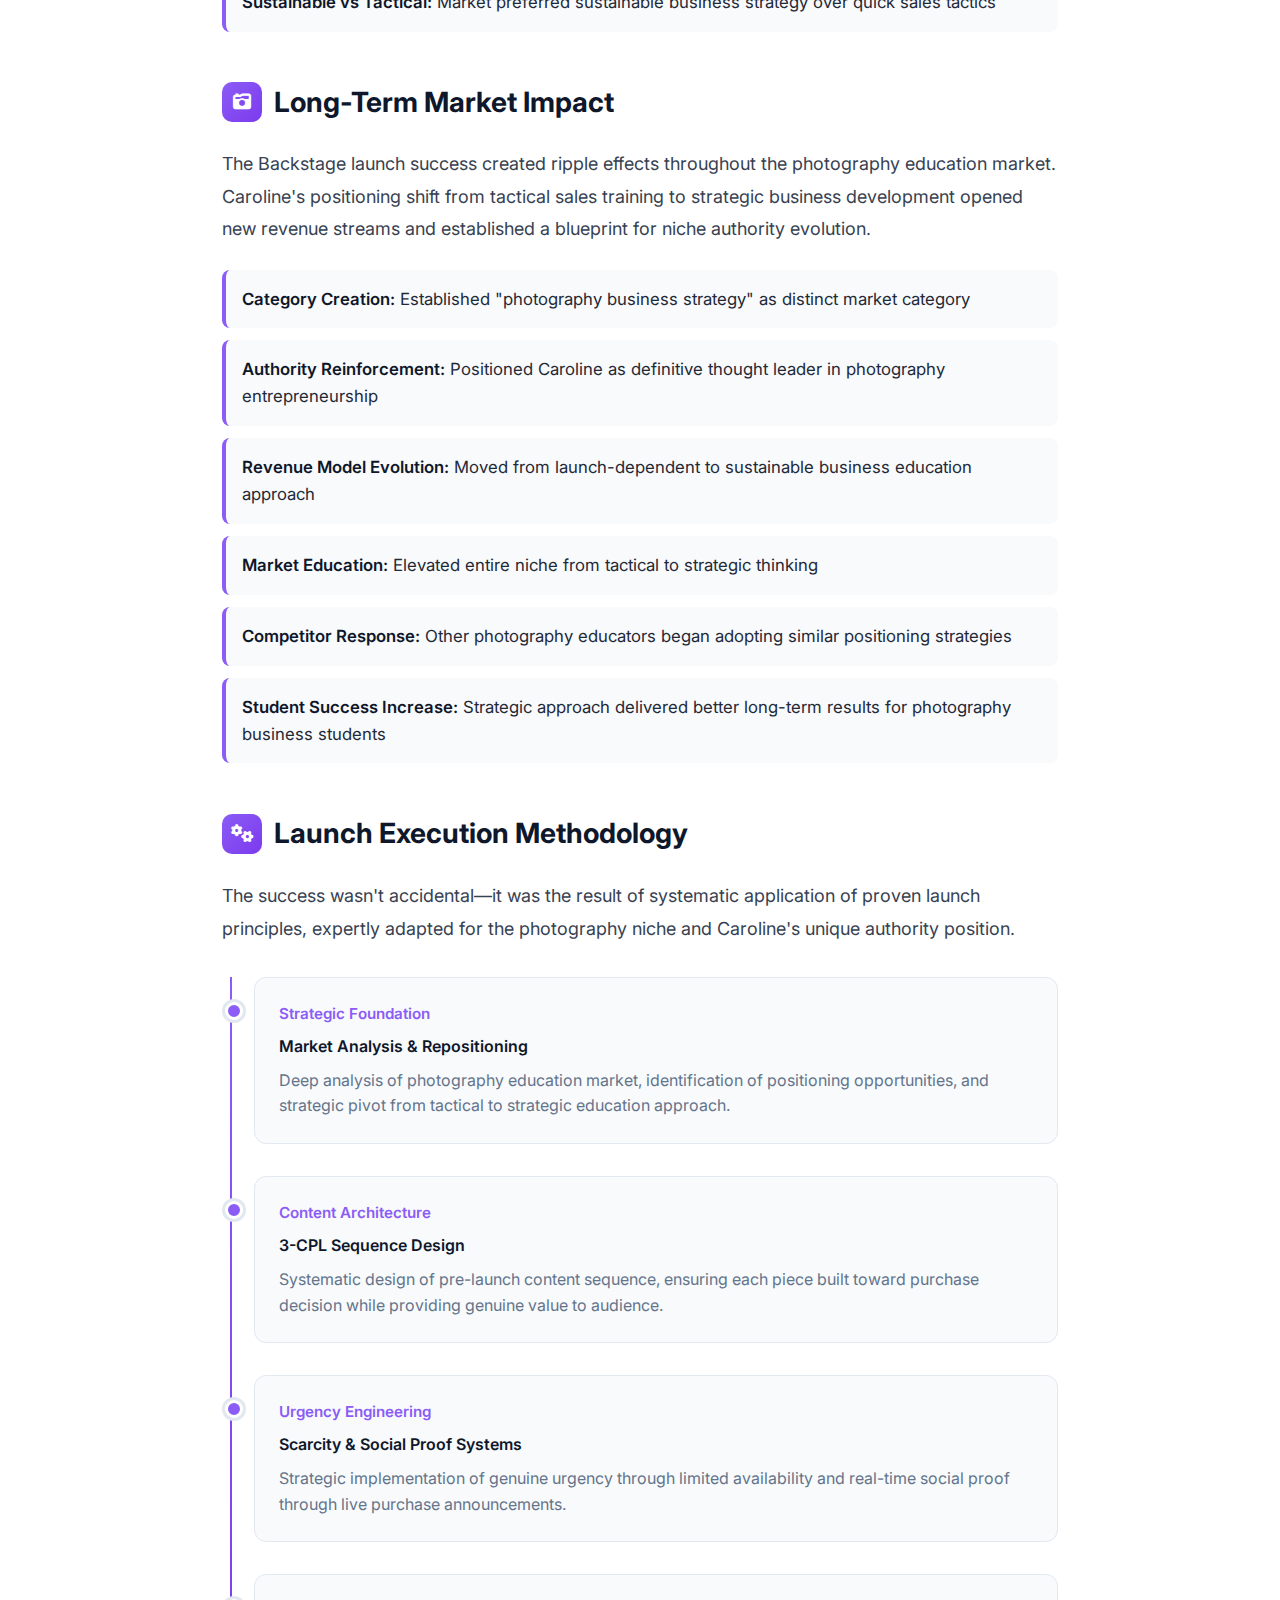
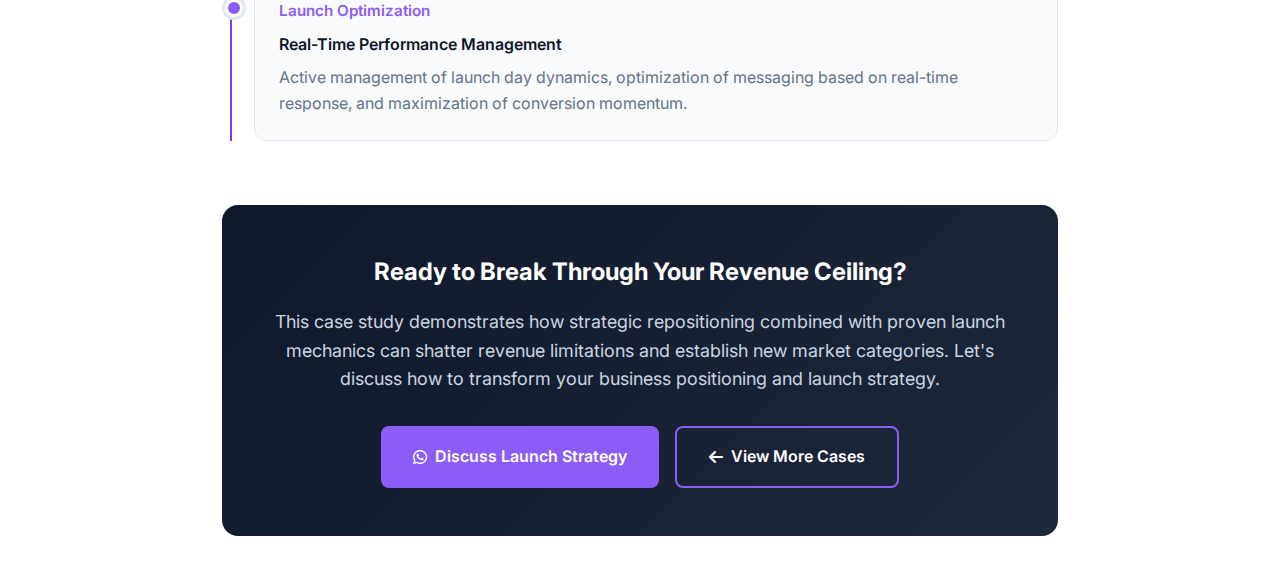
<file: gabrielrassi-com/case-study-photography.html>
<!DOCTYPE html>
<html lang="en">
<head>
    <meta charset="UTF-8">
    <meta name="viewport" content="width=device-width, initial-scale=1.0">
    <title>Photography Niche Launch: R$300K in 3 Minutes - Gabriel Rassi</title>
    <meta name="description" content="How Gabriel Rassi designed a complete launch strategy for Caroline Castro's photography course, generating R$300K in revenue within 3 minutes through strategic urgency and audience preparation.">

    <!-- Fonts -->
    <link rel="preconnect" href="https://fonts.googleapis.com">
    <link rel="preconnect" href="https://fonts.gstatic.com" crossorigin>
    <link href="https://fonts.googleapis.com/css2?family=Inter:wght@300;400;500;600;700;800&display=swap" rel="stylesheet">

    <!-- Icons -->
    <link rel="stylesheet" href="https://cdnjs.cloudflare.com/ajax/libs/font-awesome/6.4.0/css/all.min.css">

    <style>
        /* Case Study Page Styles */
        * {
            margin: 0;
            padding: 0;
            box-sizing: border-box;
        }

        body {
            font-family: 'Inter', -apple-system, BlinkMacSystemFont, 'Segoe UI', sans-serif;
            line-height: 1.6;
            color: #1f2937;
            background: #ffffff;
        }

        .case-study-container {
            max-width: 900px;
            margin: 0 auto;
            padding: 3rem 2rem;
        }

        /* Header */
        .case-header {
            text-align: center;
            margin-bottom: 4rem;
            padding-bottom: 2rem;
            border-bottom: 2px solid #f1f5f9;
        }

        .case-number {
            display: inline-block;
            background: linear-gradient(135deg, #8b5cf6 0%, #7c3aed 100%);
            color: white;
            padding: 0.5rem 1rem;
            border-radius: 8px;
            font-size: 0.875rem;
            font-weight: 700;
            text-transform: uppercase;
            letter-spacing: 0.1em;
            margin-bottom: 1rem;
        }

        .case-title {
            font-size: 3rem;
            font-weight: 800;
            margin-bottom: 1rem;
            color: #0f172a;
            line-height: 1.1;
        }

        .case-subtitle {
            font-size: 1.25rem;
            color: #64748b;
            margin-bottom: 2rem;
            max-width: 700px;
            margin-left: auto;
            margin-right: auto;
        }

        .case-metrics-header {
            display: grid;
            grid-template-columns: repeat(auto-fit, minmax(200px, 1fr));
            gap: 2rem;
            margin-top: 2rem;
        }

        .metric-box {
            background: linear-gradient(135deg, #f8fafc 0%, #f1f5f9 100%);
            padding: 2rem;
            border-radius: 16px;
            text-align: center;
            border: 2px solid #e2e8f0;
            position: relative;
            overflow: hidden;
        }

        .metric-box::before {
            content: '';
            position: absolute;
            top: 0;
            left: 0;
            right: 0;
            height: 4px;
            background: linear-gradient(135deg, #8b5cf6 0%, #7c3aed 100%);
        }

        .metric-number {
            font-size: 2.5rem;
            font-weight: 800;
            color: #8b5cf6;
            line-height: 1;
            margin-bottom: 0.5rem;
        }

        .metric-label {
            font-size: 0.95rem;
            color: #64748b;
            font-weight: 600;
            text-transform: uppercase;
            letter-spacing: 0.05em;
        }

        /* Navigation */
        .case-nav {
            display: flex;
            justify-content: space-between;
            align-items: center;
            margin-bottom: 3rem;
            padding: 1rem 0;
        }

        .back-link {
            display: inline-flex;
            align-items: center;
            gap: 0.5rem;
            color: #8b5cf6;
            text-decoration: none;
            font-weight: 600;
            transition: all 0.3s ease;
        }

        .back-link:hover {
            gap: 0.75rem;
            color: #7c3aed;
        }

        .print-btn {
            background: #f3f4f6;
            color: #374151;
            border: none;
            padding: 0.75rem 1.5rem;
            border-radius: 8px;
            font-weight: 600;
            cursor: pointer;
            display: flex;
            align-items: center;
            gap: 0.5rem;
            transition: all 0.3s ease;
        }

        .print-btn:hover {
            background: #e5e7eb;
        }

        /* Content Sections */
        .content-section {
            margin-bottom: 3rem;
        }

        .section-title {
            font-size: 1.75rem;
            font-weight: 700;
            color: #0f172a;
            margin-bottom: 1.5rem;
            display: flex;
            align-items: center;
            gap: 0.75rem;
        }

        .section-icon {
            width: 40px;
            height: 40px;
            background: linear-gradient(135deg, #8b5cf6 0%, #7c3aed 100%);
            border-radius: 10px;
            display: flex;
            align-items: center;
            justify-content: center;
            color: white;
            font-size: 1.125rem;
        }

        .content-text {
            font-size: 1.125rem;
            line-height: 1.8;
            color: #374151;
            margin-bottom: 1.5rem;
        }

        .content-list {
            list-style: none;
            padding: 0;
            margin: 1.5rem 0;
        }

        .content-list li {
            background: #f8fafc;
            padding: 1rem;
            margin-bottom: 0.75rem;
            border-radius: 8px;
            border-left: 4px solid #8b5cf6;
            font-size: 1.05rem;
            line-height: 1.6;
        }

        .content-list strong {
            color: #0f172a;
            font-weight: 600;
        }

        /* Before vs After */
        .evolution-box {
            background: linear-gradient(135deg, #fef3c7 0%, #fde68a 100%);
            border: 2px solid #f59e0b;
            border-radius: 16px;
            padding: 2rem;
            margin: 2rem 0;
            position: relative;
            overflow: hidden;
        }

        .evolution-box::before {
            content: '📸';
            position: absolute;
            top: 1rem;
            right: 1rem;
            font-size: 2rem;
            opacity: 0.7;
        }

        .evolution-title {
            color: #d97706;
            font-weight: 700;
            font-size: 1.25rem;
            margin-bottom: 1rem;
            display: flex;
            align-items: center;
            gap: 0.5rem;
        }

        .course-comparison {
            display: grid;
            grid-template-columns: 1fr auto 1fr;
            gap: 2rem;
            align-items: center;
            margin: 1.5rem 0;
        }

        .course-before, .course-after {
            text-align: center;
            padding: 1.5rem;
            border-radius: 12px;
            border: 2px solid #e2e8f0;
        }

        .course-before {
            background: #fef2f2;
            border-color: #fca5a5;
        }

        .course-after {
            background: #f0fdf4;
            border-color: #86efac;
        }

        .evolution-arrow {
            font-size: 2rem;
            font-weight: 800;
            color: #d97706;
        }

        .course-name {
            font-weight: 700;
            font-size: 1.125rem;
            margin-bottom: 0.5rem;
        }

        .course-revenue {
            font-size: 1.75rem;
            font-weight: 800;
            margin: 0.5rem 0;
        }

        .course-before .course-revenue {
            color: #dc2626;
        }

        .course-after .course-revenue {
            color: #16a34a;
        }

        .course-description {
            font-size: 0.875rem;
            color: #64748b;
            margin-top: 0.5rem;
        }

        /* CPL Strategy */
        .cpl-strategy {
            background: linear-gradient(135deg, #f0f9ff 0%, #e0f2fe 100%);
            border: 2px solid #0ea5e9;
            border-radius: 16px;
            padding: 2rem;
            margin: 2rem 0;
        }

        .cpl-title {
            color: #0ea5e9;
            font-weight: 700;
            font-size: 1.25rem;
            margin-bottom: 1rem;
            display: flex;
            align-items: center;
            gap: 0.5rem;
        }

        .cpl-sequence {
            display: grid;
            gap: 1.5rem;
            margin: 1.5rem 0;
        }

        .cpl-step {
            background: white;
            padding: 1.5rem;
            border-radius: 12px;
            border: 1px solid #93c5fd;
            position: relative;
        }

        .step-number {
            position: absolute;
            top: -0.75rem;
            left: 1rem;
            background: #0ea5e9;
            color: white;
            width: 1.5rem;
            height: 1.5rem;
            border-radius: 50%;
            display: flex;
            align-items: center;
            justify-content: center;
            font-size: 0.875rem;
            font-weight: 700;
        }

        .step-title {
            font-weight: 700;
            color: #0f172a;
            margin-bottom: 0.5rem;
            margin-left: 1rem;
        }

        .step-description {
            color: #64748b;
            line-height: 1.6;
        }

        /* 3-Minute Success */
        .success-moment {
            background: linear-gradient(135deg, #ecfdf5 0%, #d1fae5 100%);
            border: 2px solid #10b981;
            border-radius: 16px;
            padding: 2rem;
            margin: 2rem 0;
            text-align: center;
            position: relative;
            overflow: hidden;
        }

        .success-moment::before {
            content: '⚡';
            position: absolute;
            top: 1rem;
            right: 1rem;
            font-size: 2rem;
            opacity: 0.7;
        }

        .success-title {
            color: #059669;
            font-weight: 700;
            font-size: 1.5rem;
            margin-bottom: 1rem;
        }

        .success-stats {
            display: grid;
            grid-template-columns: repeat(auto-fit, minmax(150px, 1fr));
            gap: 1rem;
            margin: 1.5rem 0;
        }

        .success-stat {
            background: white;
            padding: 1rem;
            border-radius: 8px;
            border: 1px solid #86efac;
        }

        .success-number {
            font-size: 1.75rem;
            font-weight: 800;
            color: #059669;
        }

        .success-label {
            font-size: 0.875rem;
            color: #047857;
            font-weight: 600;
        }

        /* Timeline */
        .timeline {
            position: relative;
            padding-left: 2rem;
            margin: 2rem 0;
        }

        .timeline::before {
            content: '';
            position: absolute;
            left: 8px;
            top: 0;
            bottom: 0;
            width: 2px;
            background: linear-gradient(to bottom, #8b5cf6, #7c3aed);
        }

        .timeline-item {
            position: relative;
            margin-bottom: 2rem;
            background: #f8fafc;
            padding: 1.5rem;
            border-radius: 12px;
            border: 1px solid #e2e8f0;
        }

        .timeline-item::before {
            content: '';
            position: absolute;
            left: -1.875rem;
            top: 1.5rem;
            width: 12px;
            height: 12px;
            background: #8b5cf6;
            border-radius: 50%;
            border: 3px solid white;
            box-shadow: 0 0 0 3px #e2e8f0;
        }

        .timeline-date {
            color: #8b5cf6;
            font-weight: 600;
            font-size: 0.95rem;
            margin-bottom: 0.5rem;
        }

        .timeline-title {
            font-weight: 600;
            color: #0f172a;
            margin-bottom: 0.5rem;
        }

        .timeline-description {
            color: #64748b;
            line-height: 1.6;
        }

        /* Results Grid */
        .results-grid {
            display: grid;
            grid-template-columns: repeat(auto-fit, minmax(250px, 1fr));
            gap: 1.5rem;
            margin: 2rem 0;
        }

        .result-card {
            background: white;
            padding: 2rem;
            border-radius: 12px;
            border: 2px solid #e2e8f0;
            text-align: center;
            position: relative;
            overflow: hidden;
        }

        .result-card::before {
            content: '';
            position: absolute;
            top: 0;
            left: 0;
            right: 0;
            height: 4px;
            background: linear-gradient(135deg, #10b981 0%, #059669 100%);
        }

        .result-value {
            font-size: 2rem;
            font-weight: 800;
            color: #10b981;
            margin-bottom: 0.5rem;
        }

        .result-description {
            color: #64748b;
            font-weight: 500;
        }

        /* Tools Used */
        .tools-used {
            background: linear-gradient(135deg, #f1f5f9 0%, #e2e8f0 100%);
            padding: 2rem;
            border-radius: 16px;
            margin: 2rem 0;
        }

        .tools-grid {
            display: grid;
            grid-template-columns: repeat(auto-fit, minmax(200px, 1fr));
            gap: 1rem;
            margin-top: 1rem;
        }

        .tool-item {
            background: white;
            padding: 1rem;
            border-radius: 8px;
            text-align: center;
            border: 1px solid #cbd5e1;
            display: flex;
            align-items: center;
            gap: 0.75rem;
            font-weight: 500;
        }

        .tool-icon {
            color: #8b5cf6;
            font-size: 1.25rem;
        }

        /* Footer */
        .case-footer {
            background: linear-gradient(135deg, #0f172a 0%, #1e293b 100%);
            color: white;
            padding: 3rem;
            border-radius: 16px;
            text-align: center;
            margin-top: 4rem;
        }

        .footer-title {
            font-size: 1.5rem;
            font-weight: 700;
            margin-bottom: 1rem;
        }

        .footer-text {
            color: #cbd5e1;
            margin-bottom: 2rem;
            font-size: 1.125rem;
        }

        .contact-buttons {
            display: flex;
            gap: 1rem;
            justify-content: center;
            flex-wrap: wrap;
        }

        .contact-btn {
            background: #8b5cf6;
            color: white;
            padding: 1rem 2rem;
            border-radius: 8px;
            text-decoration: none;
            font-weight: 600;
            transition: all 0.3s ease;
            display: flex;
            align-items: center;
            gap: 0.5rem;
        }

        .contact-btn:hover {
            background: #7c3aed;
            transform: translateY(-2px);
        }

        .contact-btn.secondary {
            background: transparent;
            border: 2px solid #8b5cf6;
        }

        .contact-btn.secondary:hover {
            background: #8b5cf6;
        }

        /* Print Styles */
        @media print {
            .case-nav, .case-footer { display: none; }
            .case-study-container { padding: 1rem; }
            .case-title { font-size: 2rem; }
            .content-section { page-break-inside: avoid; }
        }

        /* Responsive */
        @media (max-width: 768px) {
            .case-study-container {
                padding: 2rem 1rem;
            }

            .case-title {
                font-size: 2rem;
            }

            .case-metrics-header {
                grid-template-columns: 1fr;
            }

            .course-comparison {
                grid-template-columns: 1fr;
                gap: 1rem;
            }

            .evolution-arrow {
                transform: rotate(90deg);
            }

            .results-grid {
                grid-template-columns: 1fr;
            }

            .tools-grid {
                grid-template-columns: 1fr;
            }

            .contact-buttons {
                flex-direction: column;
                align-items: center;
            }

            .timeline {
                padding-left: 1.5rem;
            }

            .success-stats {
                grid-template-columns: 1fr;
            }
        }
    </style>
</head>
<body>
    <div class="case-study-container">
        <!-- Navigation -->
        <div class="case-nav">
            <a href="case-studies.html" class="back-link">
                <i class="fas fa-arrow-left"></i>
                Back to Case Studies
            </a>
            <button class="print-btn" onclick="window.print()">
                <i class="fas fa-print"></i>
                Print PDF
            </button>
        </div>

        <!-- Header -->
        <header class="case-header">
            <div class="case-number">Case Study 04</div>
            <h1 class="case-title">Photography Niche Launch That Made R$300K in 3 Minutes</h1>
            <p class="case-subtitle">Designed complete launch strategy for photography course creator Caroline Castro. Built challenge sequence, sales copy, and conversion flows that generated R$300K in revenue within 3 minutes of cart opening through strategic urgency and audience preparation.</p>

            <div class="case-metrics-header">
                <div class="metric-box">
                    <div class="metric-number">R$300K</div>
                    <div class="metric-label">Revenue</div>
                </div>
                <div class="metric-box">
                    <div class="metric-number">3</div>
                    <div class="metric-label">Minutes</div>
                </div>
                <div class="metric-box">
                    <div class="metric-number">217%</div>
                    <div class="metric-label">Revenue Growth</div>
                </div>
            </div>
        </header>

        <!-- Challenge Section -->
        <section class="content-section">
            <h2 class="section-title">
                <div class="section-icon">
                    <i class="fas fa-camera"></i>
                </div>
                The Photography Market Challenge
            </h2>
            <p class="content-text">
                Caroline Castro had established herself as a solid authority in the photography education niche but was stuck in a revenue ceiling pattern. Despite years of building credibility with her "FQV (Fotógrafo que Vende)" course, she couldn't break through the R$120K barrier per launch.
            </p>

            <div class="evolution-box">
                <div class="evolution-title">
                    <i class="fas fa-chart-line"></i>
                    Course Evolution Strategy
                </div>
                <p class="content-text">
                    The breakthrough came from repositioning her entire approach. Instead of teaching photographers how to create artificial urgency through sales peaks, we shifted to sustainable positioning and predictable revenue generation.
                </p>

                <div class="course-comparison">
                    <div class="course-before">
                        <div class="course-name">FQV (Fotógrafo que Vende)</div>
                        <div class="course-revenue">~R$120K</div>
                        <div class="course-description">
                            Teaching urgency tactics and sales peaks for photographers. Traditional course launch approach with revenue ceiling limitations.
                        </div>
                    </div>
                    <div class="evolution-arrow">→</div>
                    <div class="course-after">
                        <div class="course-name">Backstage</div>
                        <div class="course-revenue">R$380K+</div>
                        <div class="course-description">
                            Marketing positioning for photographers. Focus on predictable revenue and sustainable business growth strategies.
                        </div>
                    </div>
                </div>
            </div>

            <ul class="content-list">
                <li><strong>Revenue Ceiling:</strong> Multiple launches stuck at ~R$120K despite strong market authority</li>
                <li><strong>Positioning Challenge:</strong> Needed to evolve from tactical sales training to strategic business education</li>
                <li><strong>Market Maturity:</strong> Photography niche becoming saturated with similar tactical approaches</li>
                <li><strong>Audience Evolution:</strong> Photographers seeking sustainable business models, not just quick sales tactics</li>
            </ul>
        </section>

        <!-- Strategy Section -->
        <section class="content-section">
            <h2 class="section-title">
                <div class="section-icon">
                    <i class="fas fa-rocket"></i>
                </div>
                Strategic Launch Architecture
            </h2>
            <p class="content-text">
                In June 2023, we designed a complete repositioning launch for "Backstage" - a course teaching photographers how to position themselves strategically rather than depending on sales peaks. The launch utilized the proven 3-CPL (Conteúdo Pré-Live) structure, perfectly adapted for the photography market.
            </p>

            <div class="cpl-strategy">
                <div class="cpl-title">
                    <i class="fas fa-play-circle"></i>
                    The 3-CPL Launch Sequence
                </div>
                <p class="content-text">
                    We implemented Brazil's most proven launch structure, customized for the photography niche. Each CPL was strategically designed to move prospects through the complete buying journey.
                </p>

                <div class="cpl-sequence">
                    <div class="cpl-step">
                        <div class="step-number">1</div>
                        <div class="step-title">Problem Awareness & Gap Identification</div>
                        <div class="step-description">
                            Designed content that made photographers realize they had fundamental problems and were far from their ideal business state. Showed them they were making critical mistakes that prevented achieving their goals, while demonstrating there was a path forward that seemed difficult to navigate alone.
                        </div>
                    </div>
                    <div class="cpl-step">
                        <div class="step-number">2</div>
                        <div class="step-title">Expert Positioning & Opportunity Framing</div>
                        <div class="step-description">
                            Positioned Caroline as the once-in-a-lifetime opportunity for photographers to achieve their dreams. Showcased her completed hero's journey and return with the "elixir" to train new heroes, helping them navigate the same path without the same obstacles.
                        </div>
                    </div>
                    <div class="cpl-step">
                        <div class="step-number">3</div>
                        <div class="step-title">Launch Live & Cart Opening</div>
                        <div class="step-description">
                            Live demonstration of the platform, detailed product showcase, and real-time cart gamification showing live purchases. Created strategic urgency by announcing cart closure at the end of the live session.
                        </div>
                    </div>
                </div>
            </div>
        </section>

        <!-- The Success Moment -->
        <section class="content-section">
            <h2 class="section-title">
                <div class="section-icon">
                    <i class="fas fa-stopwatch"></i>
                </div>
                The 3-Minute Revenue Explosion
            </h2>
            <p class="content-text">
                On CPL 3 launch day, something extraordinary happened. Within 3 minutes of cart opening, we had generated R$300K in revenue. The strategic audience preparation and urgency framework created unprecedented demand concentration.
            </p>

            <div class="success-moment">
                <div class="success-title">Launch Day Performance</div>
                <div class="success-stats">
                    <div class="success-stat">
                        <div class="success-number">R$300K</div>
                        <div class="success-label">First 3 Minutes</div>
                    </div>
                    <div class="success-stat">
                        <div class="success-number">R$380K+</div>
                        <div class="success-label">Total Launch</div>
                    </div>
                    <div class="success-stat">
                        <div class="success-number">217%</div>
                        <div class="success-label">Growth vs Previous</div>
                    </div>
                    <div class="success-stat">
                        <div class="success-number">15%</div>
                        <div class="success-label">Conversion Rate</div>
                    </div>
                </div>
                <p class="content-text">
                    The combination of strategic positioning, audience preparation, and urgency tactics created a perfect storm of demand that resulted in record-breaking performance for both Caroline and the photography education niche.
                </p>
            </div>
        </section>

        <!-- Launch Timeline -->
        <section class="content-section">
            <h2 class="section-title">
                <div class="section-icon">
                    <i class="fas fa-calendar-alt"></i>
                </div>
                Launch Execution Timeline
            </h2>

            <div class="timeline">
                <div class="timeline-item">
                    <div class="timeline-date">Pre-Launch Phase</div>
                    <div class="timeline-title">Strategic Repositioning & Content Planning</div>
                    <div class="timeline-description">Developed new course positioning around sustainable photography business growth. Created comprehensive content strategy for 3-CPL sequence, focusing on moving from tactical urgency to strategic positioning.</div>
                </div>
                <div class="timeline-item">
                    <div class="timeline-date">CPL 1: Problem Identification</div>
                    <div class="timeline-title">Gap Awareness Creation</div>
                    <div class="timeline-description">Delivered content that helped photographers identify fundamental business problems and realize the gap between current state and ideal outcome. Established the need for strategic intervention.</div>
                </div>
                <div class="timeline-item">
                    <div class="timeline-date">CPL 2: Authority Building</div>
                    <div class="timeline-title">Expert Positioning & Solution Preview</div>
                    <div class="timeline-description">Positioned Caroline as the definitive solution provider who had successfully navigated the journey. Built anticipation for the upcoming solution while establishing credibility and trust.</div>
                </div>
                <div class="timeline-item">
                    <div class="timeline-date">CPL 3: Launch Day</div>
                    <div class="timeline-title">Cart Opening & Revenue Explosion</div>
                    <div class="timeline-description">Live product demonstration, platform walkthrough, and real-time purchase gamification. Strategic urgency through cart closure announcement resulted in R$300K in first 3 minutes.</div>
                </div>
            </div>

            <ul class="content-list">
                <li><strong>Audience Preparation:</strong> Systematic education of prospects about their problems and ideal solutions</li>
                <li><strong>Strategic Urgency:</strong> Created genuine scarcity through limited-time cart availability</li>
                <li><strong>Live Gamification:</strong> Real-time purchase announcements built social proof and momentum</li>
                <li><strong>Conversion Optimization:</strong> Every element designed to maximize immediate purchase decisions</li>
                <li><strong>Positioning Shift:</strong> Successfully moved market perception from tactics to strategy</li>
            </ul>
        </section>

        <!-- Tools Used -->
        <div class="tools-used">
            <h3 style="margin-bottom: 1rem; color: #0f172a; font-weight: 700;">Launch Execution Tools</h3>
            <div class="tools-grid">
                <div class="tool-item">
                    <i class="fas fa-video tool-icon"></i>
                    Live Streaming Platform
                </div>
                <div class="tool-item">
                    <i class="fas fa-shopping-cart tool-icon"></i>
                    E-commerce Integration
                </div>
                <div class="tool-item">
                    <i class="fas fa-envelope tool-icon"></i>
                    Email Sequences
                </div>
                <div class="tool-item">
                    <i class="fas fa-chart-bar tool-icon"></i>
                    Analytics Tracking
                </div>
                <div class="tool-item">
                    <i class="fas fa-users tool-icon"></i>
                    Audience Segmentation
                </div>
                <div class="tool-item">
                    <i class="fab fa-instagram tool-icon"></i>
                    Social Media Marketing
                </div>
            </div>
        </div>

        <!-- Results Section -->
        <section class="content-section">
            <h2 class="section-title">
                <div class="section-icon">
                    <i class="fas fa-trophy"></i>
                </div>
                Breakthrough Results & Impact
            </h2>
            <p class="content-text">
                The Backstage launch didn't just break Caroline's revenue ceiling—it completely redefined what was possible in the photography education niche. The strategic repositioning created a new category and established Caroline as the definitive authority in photography business strategy.
            </p>

            <div class="results-grid">
                <div class="result-card">
                    <div class="result-value">R$380K+</div>
                    <div class="result-description">Total launch revenue achieved</div>
                </div>
                <div class="result-card">
                    <div class="result-value">R$300K</div>
                    <div class="result-description">Revenue in first 3 minutes</div>
                </div>
                <div class="result-card">
                    <div class="result-value">217%</div>
                    <div class="result-description">Growth vs previous best launch</div>
                </div>
                <div class="result-card">
                    <div class="result-value">15%</div>
                    <div class="result-description">Overall conversion rate</div>
                </div>
                <div class="result-card">
                    <div class="result-value">3x</div>
                    <div class="result-description">Revenue ceiling breakthrough</div>
                </div>
                <div class="result-card">
                    <div class="result-value">#1</div>
                    <div class="result-description">Photography business education niche</div>
                </div>
            </div>
        </section>

        <!-- Strategic Insights -->
        <section class="content-section">
            <h2 class="section-title">
                <div class="section-icon">
                    <i class="fas fa-lightbulb"></i>
                </div>
                Strategic Insights & Market Lessons
            </h2>
            <ul class="content-list">
                <li><strong>Positioning Over Tactics:</strong> Moving from "how to sell" to "how to position" opened entirely new market category and price points</li>
                <li><strong>Revenue Ceiling Psychology:</strong> Breaking through required complete repositioning, not just better marketing tactics</li>
                <li><strong>Audience Preparation Power:</strong> The 3-CPL sequence systematically prepared audience for purchase decision</li>
                <li><strong>Urgency Engineering:</strong> Strategic scarcity through cart closure created concentrated demand in opening minutes</li>
                <li><strong>Live Launch Dynamics:</strong> Real-time social proof and purchase announcements accelerated buying decisions</li>
                <li><strong>Niche Evolution Strategy:</strong> Successfully evolved established expert into new category leadership</li>
                <li><strong>Sustainable vs Tactical:</strong> Market preferred sustainable business strategy over quick sales tactics</li>
            </ul>
        </section>

        <!-- Market Impact -->
        <section class="content-section">
            <h2 class="section-title">
                <div class="section-icon">
                    <i class="fas fa-camera-retro"></i>
                </div>
                Long-Term Market Impact
            </h2>
            <p class="content-text">
                The Backstage launch success created ripple effects throughout the photography education market. Caroline's positioning shift from tactical sales training to strategic business development opened new revenue streams and established a blueprint for niche authority evolution.
            </p>
            <ul class="content-list">
                <li><strong>Category Creation:</strong> Established "photography business strategy" as distinct market category</li>
                <li><strong>Authority Reinforcement:</strong> Positioned Caroline as definitive thought leader in photography entrepreneurship</li>
                <li><strong>Revenue Model Evolution:</strong> Moved from launch-dependent to sustainable business education approach</li>
                <li><strong>Market Education:</strong> Elevated entire niche from tactical to strategic thinking</li>
                <li><strong>Competitor Response:</strong> Other photography educators began adopting similar positioning strategies</li>
                <li><strong>Student Success Increase:</strong> Strategic approach delivered better long-term results for photography business students</li>
            </ul>
        </section>

        <!-- Execution Methodology -->
        <section class="content-section">
            <h2 class="section-title">
                <div class="section-icon">
                    <i class="fas fa-cogs"></i>
                </div>
                Launch Execution Methodology
            </h2>
            <p class="content-text">
                The success wasn't accidental—it was the result of systematic application of proven launch principles, expertly adapted for the photography niche and Caroline's unique authority position.
            </p>

            <div class="timeline">
                <div class="timeline-item">
                    <div class="timeline-date">Strategic Foundation</div>
                    <div class="timeline-title">Market Analysis & Repositioning</div>
                    <div class="timeline-description">Deep analysis of photography education market, identification of positioning opportunities, and strategic pivot from tactical to strategic education approach.</div>
                </div>
                <div class="timeline-item">
                    <div class="timeline-date">Content Architecture</div>
                    <div class="timeline-title">3-CPL Sequence Design</div>
                    <div class="timeline-description">Systematic design of pre-launch content sequence, ensuring each piece built toward purchase decision while providing genuine value to audience.</div>
                </div>
                <div class="timeline-item">
                    <div class="timeline-date">Urgency Engineering</div>
                    <div class="timeline-title">Scarcity & Social Proof Systems</div>
                    <div class="timeline-description">Strategic implementation of genuine urgency through limited availability and real-time social proof through live purchase announcements.</div>
                </div>
                <div class="timeline-item">
                    <div class="timeline-date">Launch Optimization</div>
                    <div class="timeline-title">Real-Time Performance Management</div>
                    <div class="timeline-description">Active management of launch day dynamics, optimization of messaging based on real-time response, and maximization of conversion momentum.</div>
                </div>
            </div>
        </section>

        <!-- Footer CTA -->
        <footer class="case-footer">
            <h3 class="footer-title">Ready to Break Through Your Revenue Ceiling?</h3>
            <p class="footer-text">
                This case study demonstrates how strategic repositioning combined with proven launch mechanics can shatter revenue limitations and establish new market categories. Let's discuss how to transform your business positioning and launch strategy.
            </p>
            <div class="contact-buttons">
                <a href="https://wa.me/5562999501727?text=Hello!%20I%20saw%20your%20photography%20launch%20case%20study%20and%20want%20to%20discuss%20breaking%20through%20revenue%20ceilings." class="contact-btn" target="_blank">
                    <i class="fab fa-whatsapp"></i>
                    Discuss Launch Strategy
                </a>
                <a href="case-studies.html" class="contact-btn secondary">
                    <i class="fas fa-arrow-left"></i>
                    View More Cases
                </a>
            </div>
        </footer>
    </div>
</body>
</html>
</file>
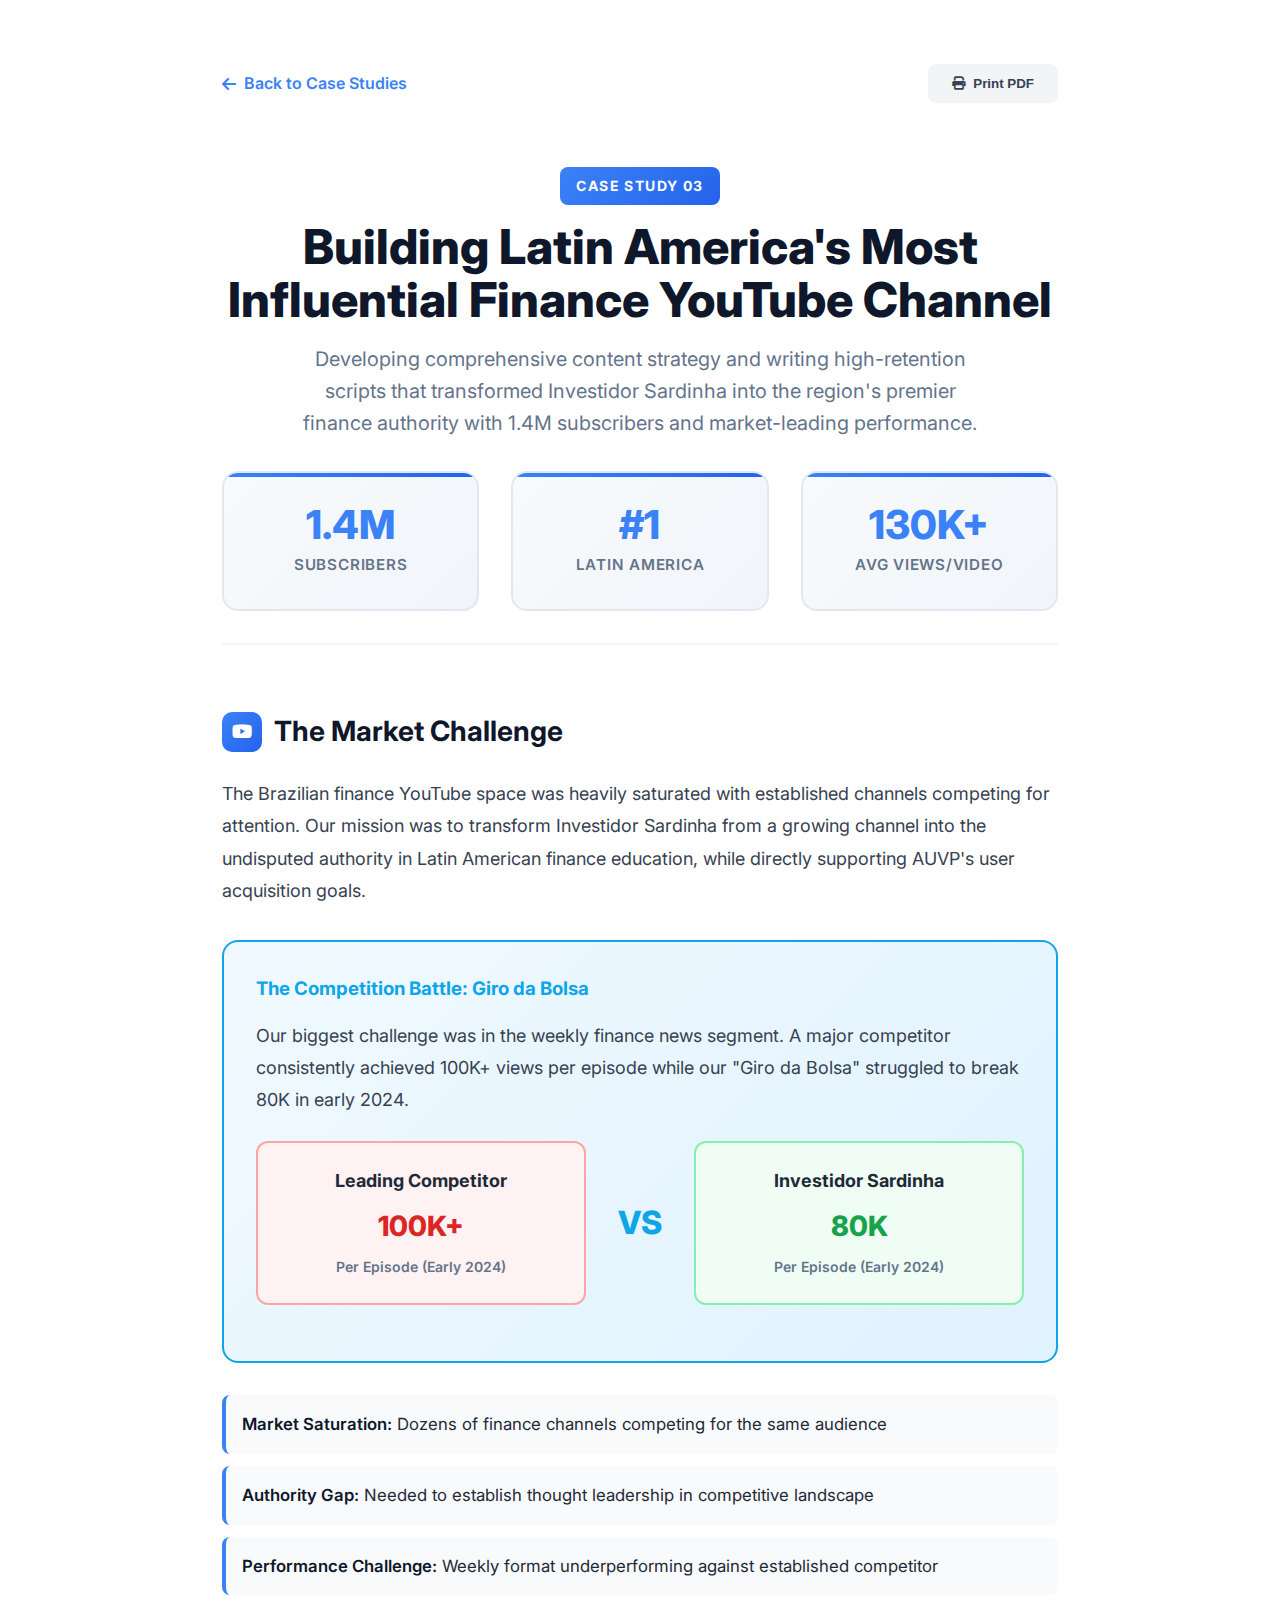
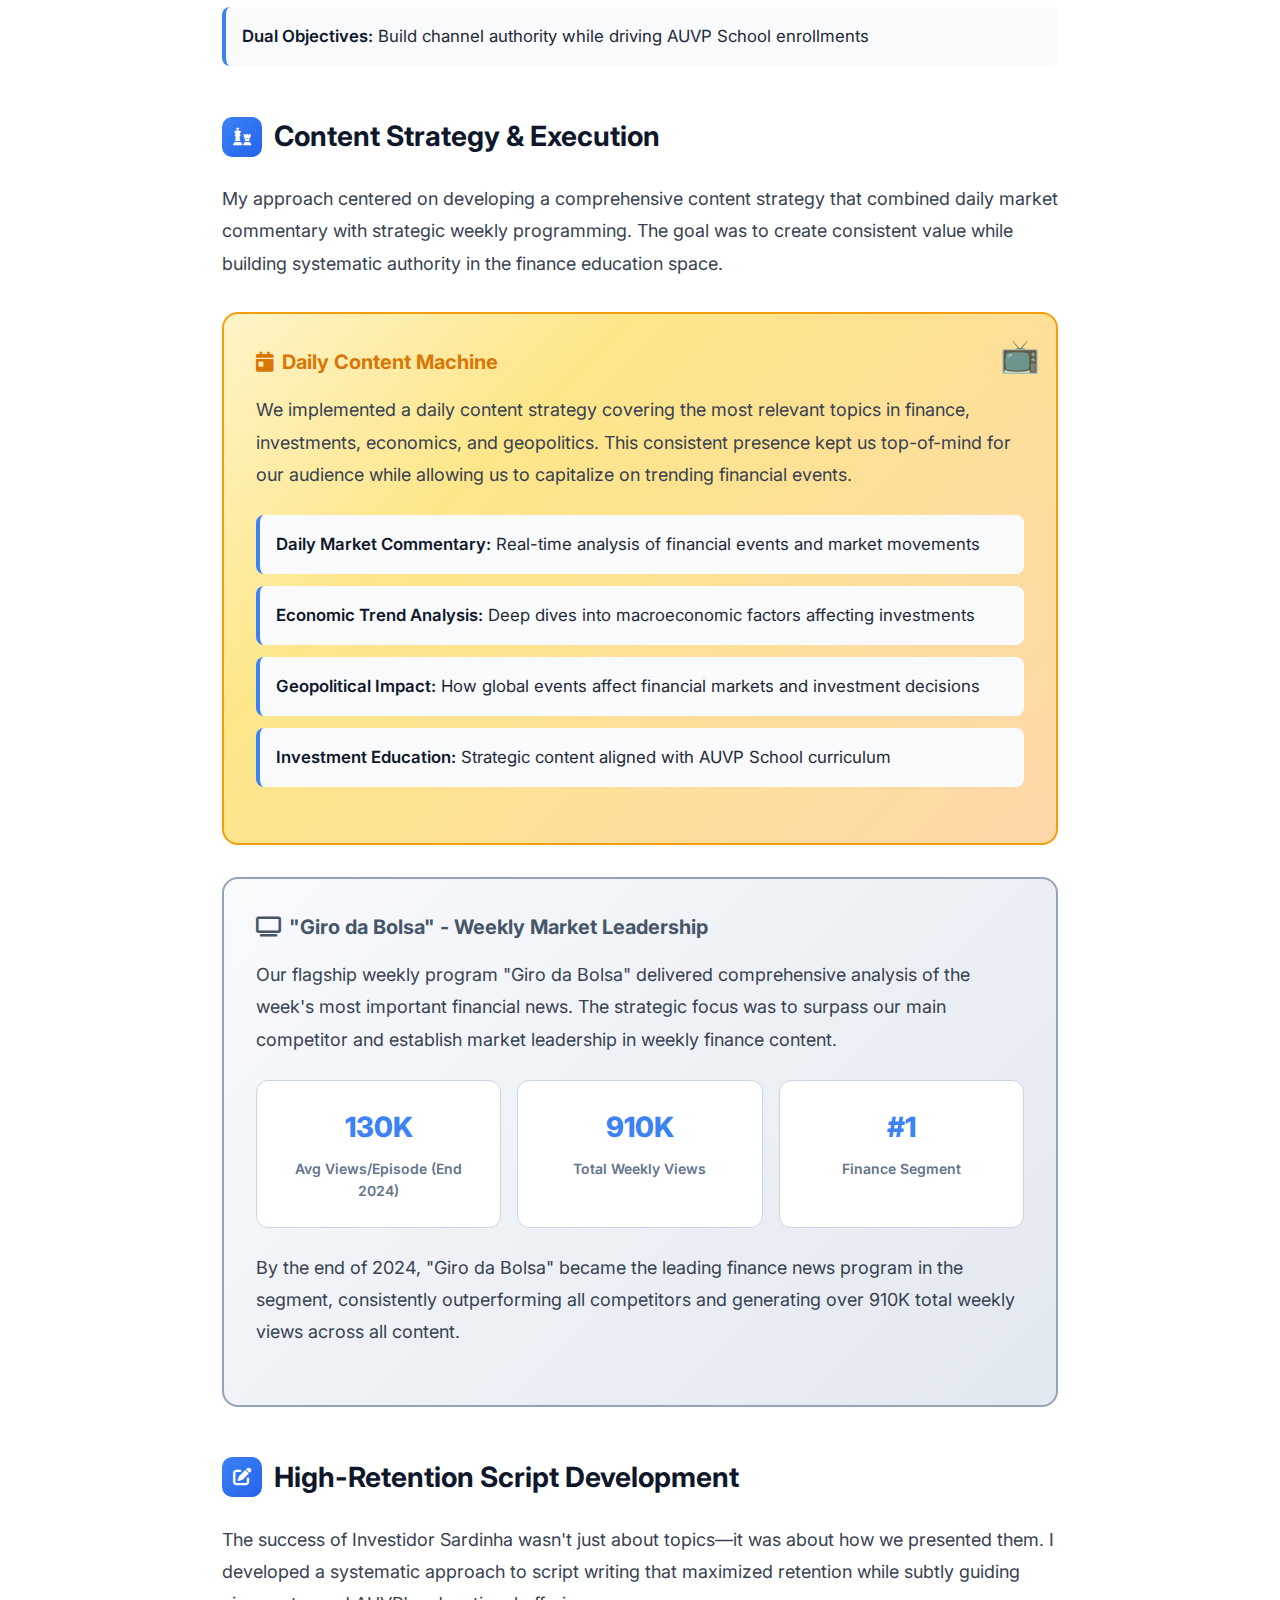
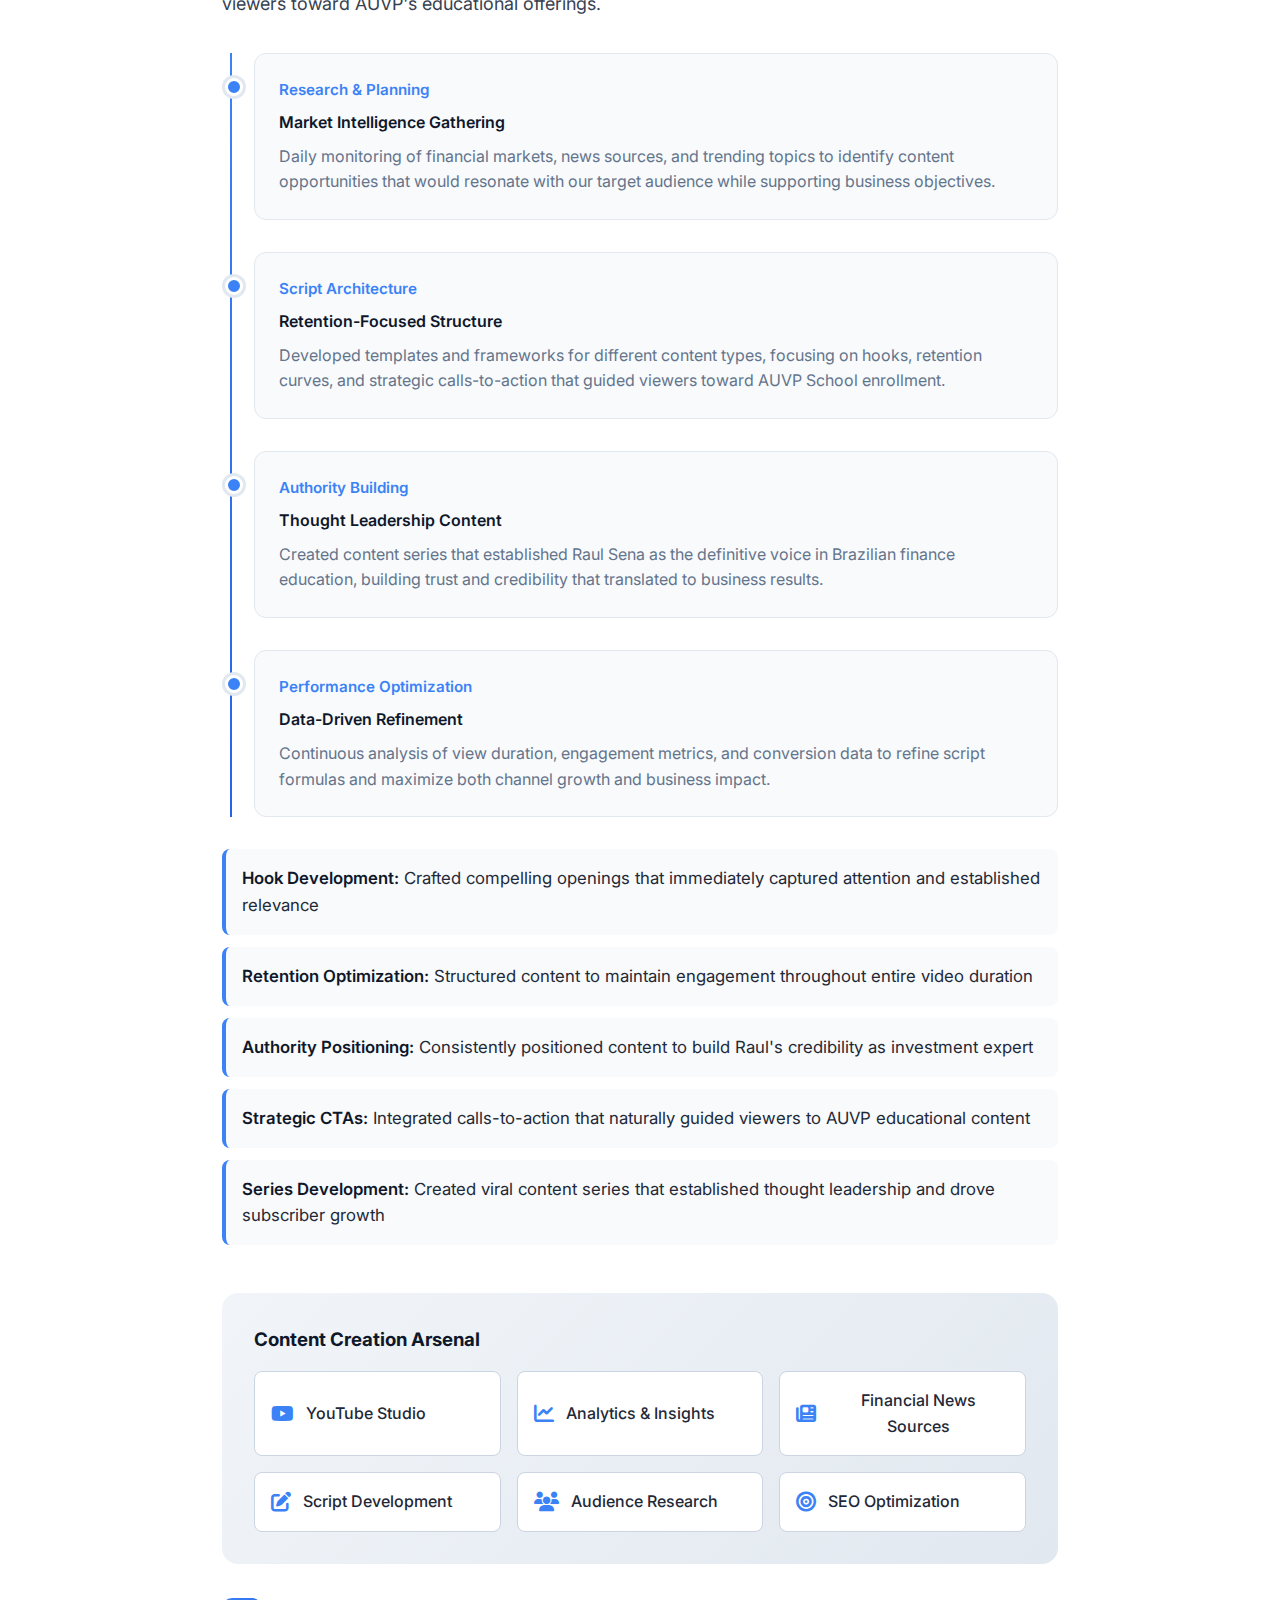
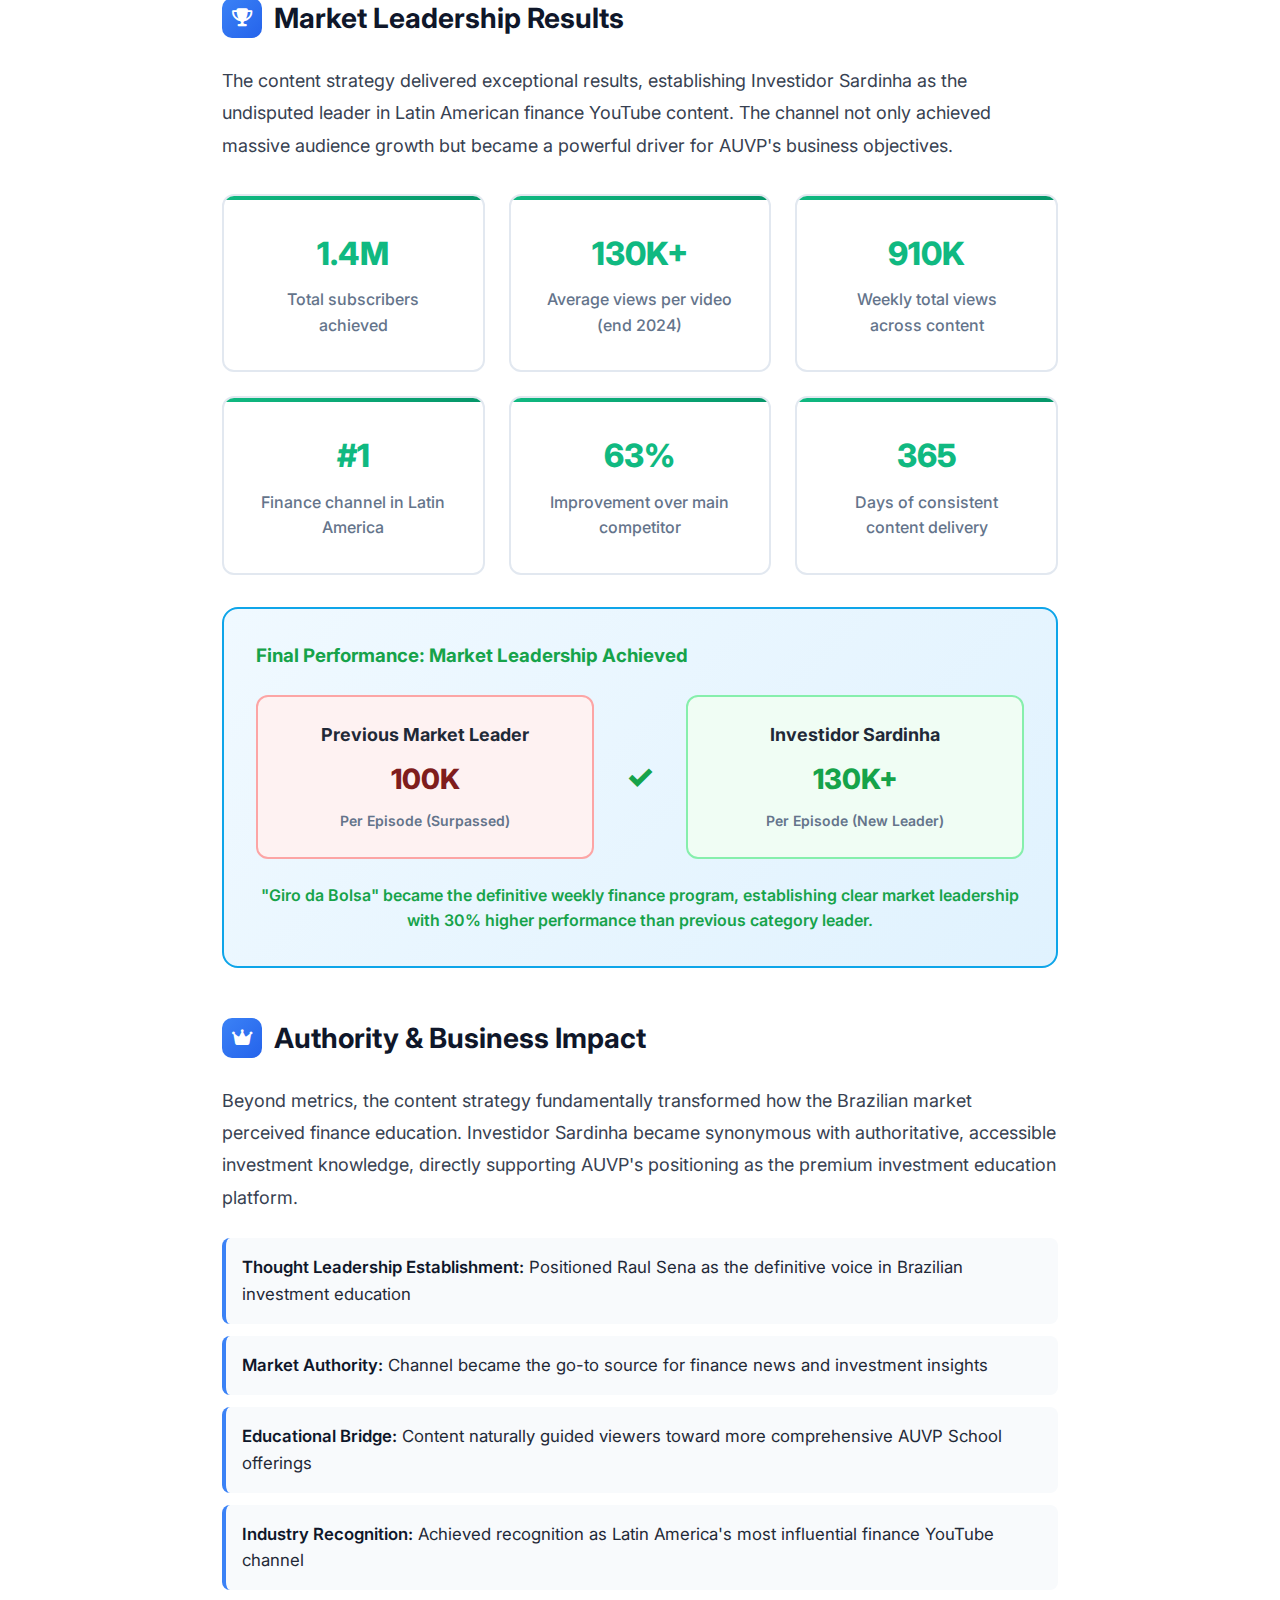
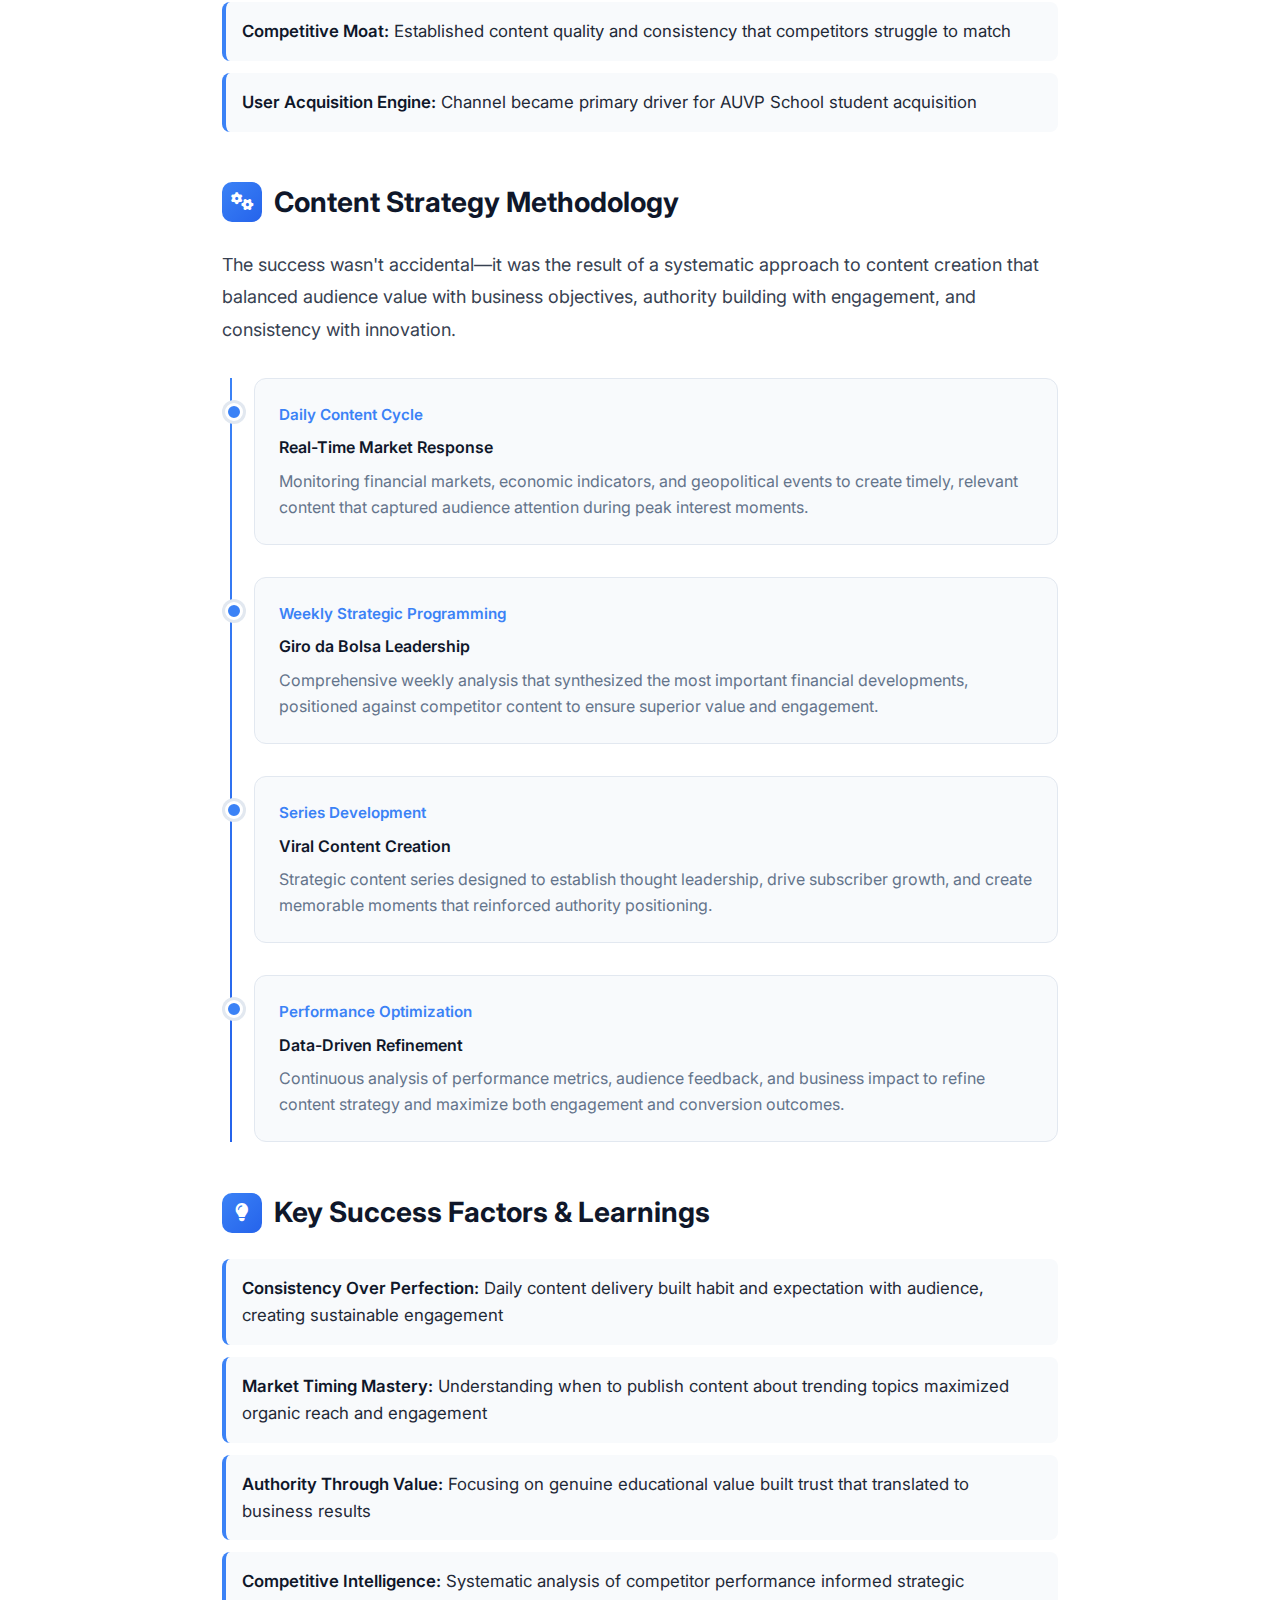
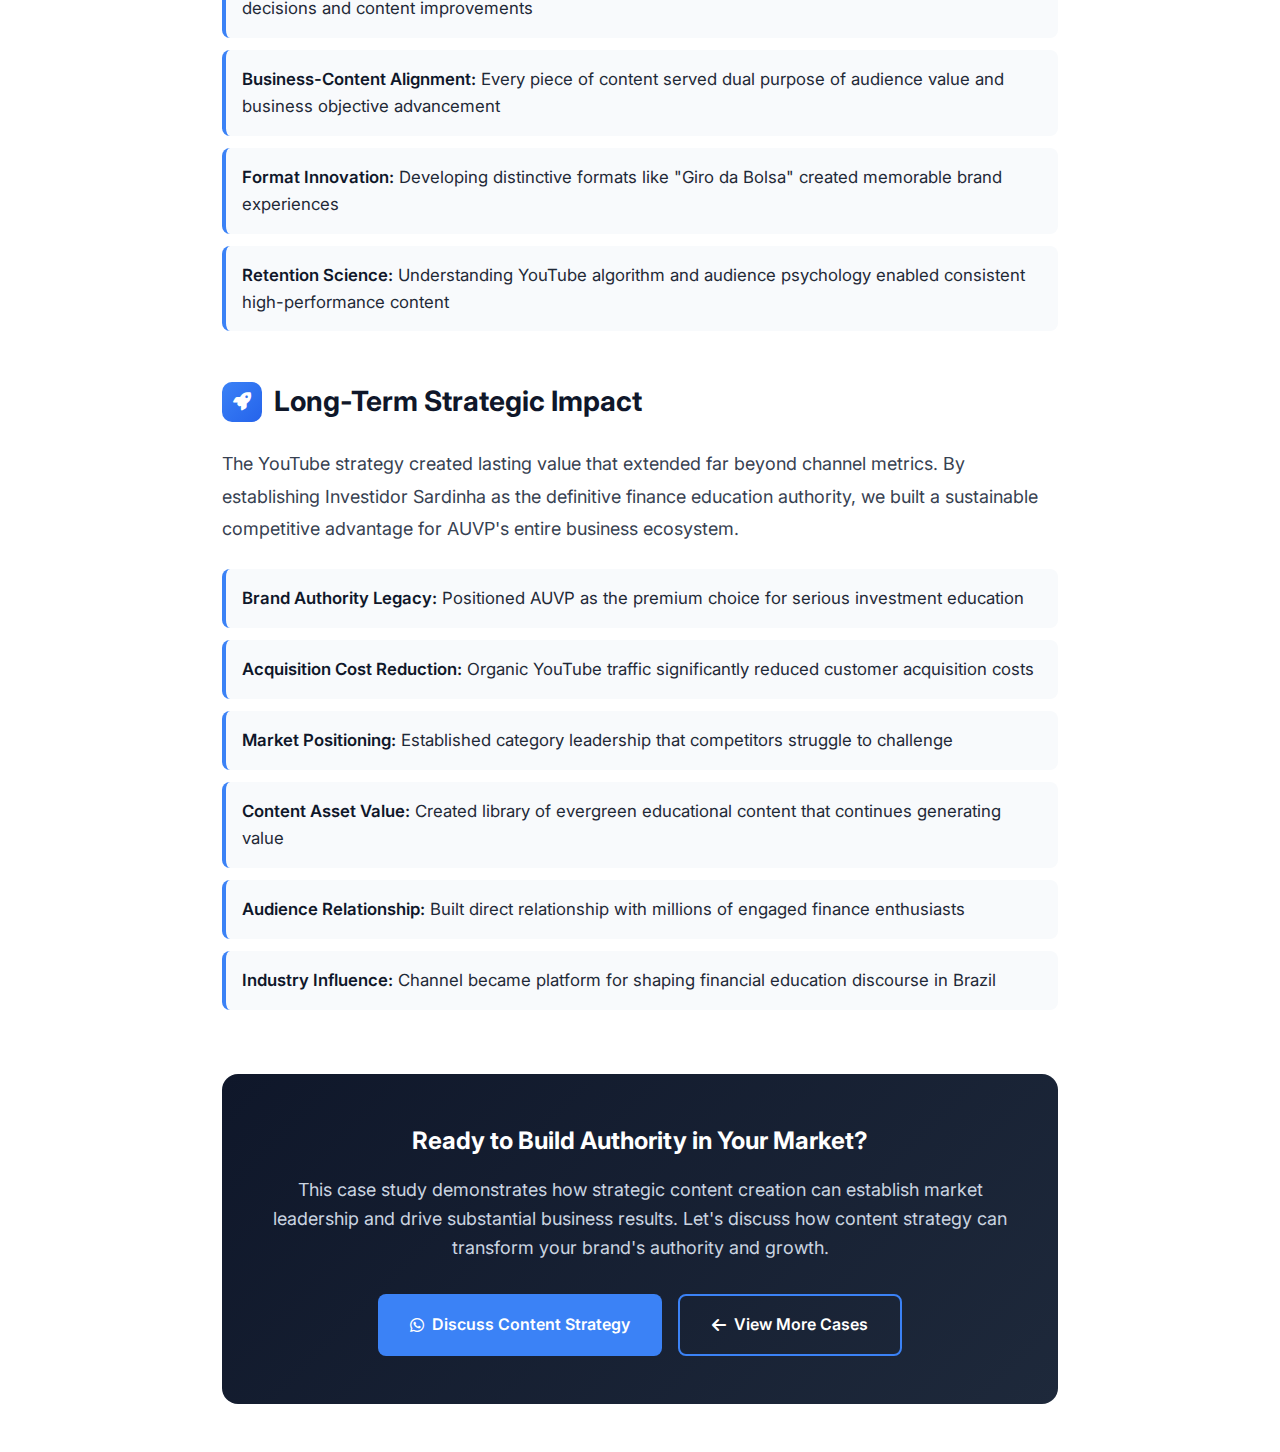
<file: gabrielrassi-com/case-study-youtube.html>
<!DOCTYPE html>
<html lang="en">
<head>
    <meta charset="UTF-8">
    <meta name="viewport" content="width=device-width, initial-scale=1.0">
    <title>Building South America's Most Influential Finance YouTube Channel - Gabriel Rassi</title>
    <meta name="description" content="How Gabriel Rassi developed content strategy and wrote high-retention scripts that built Investidor Sardinha into Latin America's #1 finance channel with 1.4M subscribers and 130K+ views per video.">

    <!-- Fonts -->
    <link rel="preconnect" href="https://fonts.googleapis.com">
    <link rel="preconnect" href="https://fonts.gstatic.com" crossorigin>
    <link href="https://fonts.googleapis.com/css2?family=Inter:wght@300;400;500;600;700;800&display=swap" rel="stylesheet">

    <!-- Icons -->
    <link rel="stylesheet" href="https://cdnjs.cloudflare.com/ajax/libs/font-awesome/6.4.0/css/all.min.css">

    <style>
        /* Case Study Page Styles */
        * {
            margin: 0;
            padding: 0;
            box-sizing: border-box;
        }

        body {
            font-family: 'Inter', -apple-system, BlinkMacSystemFont, 'Segoe UI', sans-serif;
            line-height: 1.6;
            color: #1f2937;
            background: #ffffff;
        }

        .case-study-container {
            max-width: 900px;
            margin: 0 auto;
            padding: 3rem 2rem;
        }

        /* Header */
        .case-header {
            text-align: center;
            margin-bottom: 4rem;
            padding-bottom: 2rem;
            border-bottom: 2px solid #f1f5f9;
        }

        .case-number {
            display: inline-block;
            background: linear-gradient(135deg, #3b82f6 0%, #2563eb 100%);
            color: white;
            padding: 0.5rem 1rem;
            border-radius: 8px;
            font-size: 0.875rem;
            font-weight: 700;
            text-transform: uppercase;
            letter-spacing: 0.1em;
            margin-bottom: 1rem;
        }

        .case-title {
            font-size: 3rem;
            font-weight: 800;
            margin-bottom: 1rem;
            color: #0f172a;
            line-height: 1.1;
        }

        .case-subtitle {
            font-size: 1.25rem;
            color: #64748b;
            margin-bottom: 2rem;
            max-width: 700px;
            margin-left: auto;
            margin-right: auto;
        }

        .case-metrics-header {
            display: grid;
            grid-template-columns: repeat(auto-fit, minmax(200px, 1fr));
            gap: 2rem;
            margin-top: 2rem;
        }

        .metric-box {
            background: linear-gradient(135deg, #f8fafc 0%, #f1f5f9 100%);
            padding: 2rem;
            border-radius: 16px;
            text-align: center;
            border: 2px solid #e2e8f0;
            position: relative;
            overflow: hidden;
        }

        .metric-box::before {
            content: '';
            position: absolute;
            top: 0;
            left: 0;
            right: 0;
            height: 4px;
            background: linear-gradient(135deg, #3b82f6 0%, #2563eb 100%);
        }

        .metric-number {
            font-size: 2.5rem;
            font-weight: 800;
            color: #3b82f6;
            line-height: 1;
            margin-bottom: 0.5rem;
        }

        .metric-label {
            font-size: 0.95rem;
            color: #64748b;
            font-weight: 600;
            text-transform: uppercase;
            letter-spacing: 0.05em;
        }

        /* Navigation */
        .case-nav {
            display: flex;
            justify-content: space-between;
            align-items: center;
            margin-bottom: 3rem;
            padding: 1rem 0;
        }

        .back-link {
            display: inline-flex;
            align-items: center;
            gap: 0.5rem;
            color: #3b82f6;
            text-decoration: none;
            font-weight: 600;
            transition: all 0.3s ease;
        }

        .back-link:hover {
            gap: 0.75rem;
            color: #2563eb;
        }

        .print-btn {
            background: #f3f4f6;
            color: #374151;
            border: none;
            padding: 0.75rem 1.5rem;
            border-radius: 8px;
            font-weight: 600;
            cursor: pointer;
            display: flex;
            align-items: center;
            gap: 0.5rem;
            transition: all 0.3s ease;
        }

        .print-btn:hover {
            background: #e5e7eb;
        }

        /* Content Sections */
        .content-section {
            margin-bottom: 3rem;
        }

        .section-title {
            font-size: 1.75rem;
            font-weight: 700;
            color: #0f172a;
            margin-bottom: 1.5rem;
            display: flex;
            align-items: center;
            gap: 0.75rem;
        }

        .section-icon {
            width: 40px;
            height: 40px;
            background: linear-gradient(135deg, #3b82f6 0%, #2563eb 100%);
            border-radius: 10px;
            display: flex;
            align-items: center;
            justify-content: center;
            color: white;
            font-size: 1.125rem;
        }

        .content-text {
            font-size: 1.125rem;
            line-height: 1.8;
            color: #374151;
            margin-bottom: 1.5rem;
        }

        .content-list {
            list-style: none;
            padding: 0;
            margin: 1.5rem 0;
        }

        .content-list li {
            background: #f8fafc;
            padding: 1rem;
            margin-bottom: 0.75rem;
            border-radius: 8px;
            border-left: 4px solid #3b82f6;
            font-size: 1.05rem;
            line-height: 1.6;
        }

        .content-list strong {
            color: #0f172a;
            font-weight: 600;
        }

        /* YouTube Strategy Box */
        .youtube-strategy {
            background: linear-gradient(135deg, #fef3c7 0%, #fde68a 30%, #fed7aa 100%);
            border: 2px solid #f59e0b;
            border-radius: 16px;
            padding: 2rem;
            margin: 2rem 0;
            position: relative;
            overflow: hidden;
        }

        .youtube-strategy::before {
            content: '📺';
            position: absolute;
            top: 1rem;
            right: 1rem;
            font-size: 2rem;
            opacity: 0.7;
        }

        .strategy-title {
            color: #d97706;
            font-weight: 700;
            font-size: 1.25rem;
            margin-bottom: 1rem;
            display: flex;
            align-items: center;
            gap: 0.5rem;
        }

        /* Competition Comparison */
        .competition-box {
            background: linear-gradient(135deg, #f0f9ff 0%, #e0f2fe 100%);
            border: 2px solid #0ea5e9;
            border-radius: 16px;
            padding: 2rem;
            margin: 2rem 0;
        }

        .vs-comparison {
            display: grid;
            grid-template-columns: 1fr auto 1fr;
            gap: 2rem;
            align-items: center;
            margin: 1.5rem 0;
        }

        .competitor-side, .our-side {
            text-align: center;
            padding: 1.5rem;
            border-radius: 12px;
            border: 2px solid #e2e8f0;
        }

        .competitor-side {
            background: #fef2f2;
            border-color: #fca5a5;
        }

        .our-side {
            background: #f0fdf4;
            border-color: #86efac;
        }

        .vs-divider {
            font-size: 2rem;
            font-weight: 800;
            color: #0ea5e9;
        }

        .channel-name {
            font-weight: 700;
            font-size: 1.125rem;
            margin-bottom: 0.5rem;
        }

        .performance-metric {
            font-size: 1.75rem;
            font-weight: 800;
            margin: 0.5rem 0;
        }

        .competitor-side .performance-metric {
            color: #dc2626;
        }

        .our-side .performance-metric {
            color: #16a34a;
        }

        .period {
            font-size: 0.875rem;
            color: #64748b;
            font-weight: 600;
        }

        /* Giro da Bolsa Feature */
        .giro-feature {
            background: linear-gradient(135deg, #f8fafc 0%, #e2e8f0 100%);
            border: 2px solid #94a3b8;
            border-radius: 16px;
            padding: 2rem;
            margin: 2rem 0;
        }

        .giro-title {
            color: #475569;
            font-weight: 700;
            font-size: 1.25rem;
            margin-bottom: 1rem;
            display: flex;
            align-items: center;
            gap: 0.5rem;
        }

        .weekly-stats {
            display: grid;
            grid-template-columns: repeat(auto-fit, minmax(200px, 1fr));
            gap: 1rem;
            margin: 1.5rem 0;
        }

        .stat-card {
            background: white;
            padding: 1.5rem;
            border-radius: 12px;
            text-align: center;
            border: 1px solid #cbd5e1;
        }

        .stat-number {
            font-size: 1.75rem;
            font-weight: 800;
            color: #3b82f6;
        }

        .stat-label {
            font-size: 0.875rem;
            color: #64748b;
            font-weight: 600;
            margin-top: 0.5rem;
        }

        /* Timeline */
        .timeline {
            position: relative;
            padding-left: 2rem;
            margin: 2rem 0;
        }

        .timeline::before {
            content: '';
            position: absolute;
            left: 8px;
            top: 0;
            bottom: 0;
            width: 2px;
            background: linear-gradient(to bottom, #3b82f6, #2563eb);
        }

        .timeline-item {
            position: relative;
            margin-bottom: 2rem;
            background: #f8fafc;
            padding: 1.5rem;
            border-radius: 12px;
            border: 1px solid #e2e8f0;
        }

        .timeline-item::before {
            content: '';
            position: absolute;
            left: -1.875rem;
            top: 1.5rem;
            width: 12px;
            height: 12px;
            background: #3b82f6;
            border-radius: 50%;
            border: 3px solid white;
            box-shadow: 0 0 0 3px #e2e8f0;
        }

        .timeline-date {
            color: #3b82f6;
            font-weight: 600;
            font-size: 0.95rem;
            margin-bottom: 0.5rem;
        }

        .timeline-title {
            font-weight: 600;
            color: #0f172a;
            margin-bottom: 0.5rem;
        }

        .timeline-description {
            color: #64748b;
            line-height: 1.6;
        }

        /* Results Grid */
        .results-grid {
            display: grid;
            grid-template-columns: repeat(auto-fit, minmax(250px, 1fr));
            gap: 1.5rem;
            margin: 2rem 0;
        }

        .result-card {
            background: white;
            padding: 2rem;
            border-radius: 12px;
            border: 2px solid #e2e8f0;
            text-align: center;
            position: relative;
            overflow: hidden;
        }

        .result-card::before {
            content: '';
            position: absolute;
            top: 0;
            left: 0;
            right: 0;
            height: 4px;
            background: linear-gradient(135deg, #10b981 0%, #059669 100%);
        }

        .result-value {
            font-size: 2rem;
            font-weight: 800;
            color: #10b981;
            margin-bottom: 0.5rem;
        }

        .result-description {
            color: #64748b;
            font-weight: 500;
        }

        /* Tools Used */
        .tools-used {
            background: linear-gradient(135deg, #f1f5f9 0%, #e2e8f0 100%);
            padding: 2rem;
            border-radius: 16px;
            margin: 2rem 0;
        }

        .tools-grid {
            display: grid;
            grid-template-columns: repeat(auto-fit, minmax(200px, 1fr));
            gap: 1rem;
            margin-top: 1rem;
        }

        .tool-item {
            background: white;
            padding: 1rem;
            border-radius: 8px;
            text-align: center;
            border: 1px solid #cbd5e1;
            display: flex;
            align-items: center;
            gap: 0.75rem;
            font-weight: 500;
        }

        .tool-icon {
            color: #3b82f6;
            font-size: 1.25rem;
        }

        /* Footer */
        .case-footer {
            background: linear-gradient(135deg, #0f172a 0%, #1e293b 100%);
            color: white;
            padding: 3rem;
            border-radius: 16px;
            text-align: center;
            margin-top: 4rem;
        }

        .footer-title {
            font-size: 1.5rem;
            font-weight: 700;
            margin-bottom: 1rem;
        }

        .footer-text {
            color: #cbd5e1;
            margin-bottom: 2rem;
            font-size: 1.125rem;
        }

        .contact-buttons {
            display: flex;
            gap: 1rem;
            justify-content: center;
            flex-wrap: wrap;
        }

        .contact-btn {
            background: #3b82f6;
            color: white;
            padding: 1rem 2rem;
            border-radius: 8px;
            text-decoration: none;
            font-weight: 600;
            transition: all 0.3s ease;
            display: flex;
            align-items: center;
            gap: 0.5rem;
        }

        .contact-btn:hover {
            background: #2563eb;
            transform: translateY(-2px);
        }

        .contact-btn.secondary {
            background: transparent;
            border: 2px solid #3b82f6;
        }

        .contact-btn.secondary:hover {
            background: #3b82f6;
        }

        /* Print Styles */
        @media print {
            .case-nav, .case-footer { display: none; }
            .case-study-container { padding: 1rem; }
            .case-title { font-size: 2rem; }
            .content-section { page-break-inside: avoid; }
        }

        /* Responsive */
        @media (max-width: 768px) {
            .case-study-container {
                padding: 2rem 1rem;
            }

            .case-title {
                font-size: 2rem;
            }

            .case-metrics-header {
                grid-template-columns: 1fr;
            }

            .vs-comparison {
                grid-template-columns: 1fr;
                gap: 1rem;
            }

            .vs-divider {
                transform: rotate(90deg);
            }

            .results-grid {
                grid-template-columns: 1fr;
            }

            .tools-grid {
                grid-template-columns: 1fr;
            }

            .contact-buttons {
                flex-direction: column;
                align-items: center;
            }

            .timeline {
                padding-left: 1.5rem;
            }

            .weekly-stats {
                grid-template-columns: 1fr;
            }
        }
    </style>
</head>
<body>
    <div class="case-study-container">
        <!-- Navigation -->
        <div class="case-nav">
            <a href="case-studies.html" class="back-link">
                <i class="fas fa-arrow-left"></i>
                Back to Case Studies
            </a>
            <button class="print-btn" onclick="window.print()">
                <i class="fas fa-print"></i>
                Print PDF
            </button>
        </div>

        <!-- Header -->
        <header class="case-header">
            <div class="case-number">Case Study 03</div>
            <h1 class="case-title">Building Latin America's Most Influential Finance YouTube Channel</h1>
            <p class="case-subtitle">Developing comprehensive content strategy and writing high-retention scripts that transformed Investidor Sardinha into the region's premier finance authority with 1.4M subscribers and market-leading performance.</p>

            <div class="case-metrics-header">
                <div class="metric-box">
                    <div class="metric-number">1.4M</div>
                    <div class="metric-label">Subscribers</div>
                </div>
                <div class="metric-box">
                    <div class="metric-number">#1</div>
                    <div class="metric-label">Latin America</div>
                </div>
                <div class="metric-box">
                    <div class="metric-number">130K+</div>
                    <div class="metric-label">Avg Views/Video</div>
                </div>
            </div>
        </header>

        <!-- Challenge Section -->
        <section class="content-section">
            <h2 class="section-title">
                <div class="section-icon">
                    <i class="fab fa-youtube"></i>
                </div>
                The Market Challenge
            </h2>
            <p class="content-text">
                The Brazilian finance YouTube space was heavily saturated with established channels competing for attention. Our mission was to transform Investidor Sardinha from a growing channel into the undisputed authority in Latin American finance education, while directly supporting AUVP's user acquisition goals.
            </p>

            <div class="competition-box">
                <h3 style="color: #0ea5e9; font-weight: 700; margin-bottom: 1rem;">The Competition Battle: Giro da Bolsa</h3>
                <p class="content-text">Our biggest challenge was in the weekly finance news segment. A major competitor consistently achieved 100K+ views per episode while our "Giro da Bolsa" struggled to break 80K in early 2024.</p>

                <div class="vs-comparison">
                    <div class="competitor-side">
                        <div class="channel-name">Leading Competitor</div>
                        <div class="performance-metric">100K+</div>
                        <div class="period">Per Episode (Early 2024)</div>
                    </div>
                    <div class="vs-divider">VS</div>
                    <div class="our-side">
                        <div class="channel-name">Investidor Sardinha</div>
                        <div class="performance-metric">80K</div>
                        <div class="period">Per Episode (Early 2024)</div>
                    </div>
                </div>
            </div>

            <ul class="content-list">
                <li><strong>Market Saturation:</strong> Dozens of finance channels competing for the same audience</li>
                <li><strong>Authority Gap:</strong> Needed to establish thought leadership in competitive landscape</li>
                <li><strong>Performance Challenge:</strong> Weekly format underperforming against established competitor</li>
                <li><strong>Dual Objectives:</strong> Build channel authority while driving AUVP School enrollments</li>
            </ul>
        </section>

        <!-- Strategy Section -->
        <section class="content-section">
            <h2 class="section-title">
                <div class="section-icon">
                    <i class="fas fa-chess"></i>
                </div>
                Content Strategy & Execution
            </h2>
            <p class="content-text">
                My approach centered on developing a comprehensive content strategy that combined daily market commentary with strategic weekly programming. The goal was to create consistent value while building systematic authority in the finance education space.
            </p>

            <div class="youtube-strategy">
                <div class="strategy-title">
                    <i class="fas fa-calendar-day"></i>
                    Daily Content Machine
                </div>
                <p class="content-text">
                    We implemented a daily content strategy covering the most relevant topics in finance, investments, economics, and geopolitics. This consistent presence kept us top-of-mind for our audience while allowing us to capitalize on trending financial events.
                </p>
                <ul class="content-list" style="font-size: 0.95rem;">
                    <li><strong>Daily Market Commentary:</strong> Real-time analysis of financial events and market movements</li>
                    <li><strong>Economic Trend Analysis:</strong> Deep dives into macroeconomic factors affecting investments</li>
                    <li><strong>Geopolitical Impact:</strong> How global events affect financial markets and investment decisions</li>
                    <li><strong>Investment Education:</strong> Strategic content aligned with AUVP School curriculum</li>
                </ul>
            </div>

            <div class="giro-feature">
                <div class="giro-title">
                    <i class="fas fa-tv"></i>
                    "Giro da Bolsa" - Weekly Market Leadership
                </div>
                <p class="content-text">
                    Our flagship weekly program "Giro da Bolsa" delivered comprehensive analysis of the week's most important financial news. The strategic focus was to surpass our main competitor and establish market leadership in weekly finance content.
                </p>

                <div class="weekly-stats">
                    <div class="stat-card">
                        <div class="stat-number">130K</div>
                        <div class="stat-label">Avg Views/Episode (End 2024)</div>
                    </div>
                    <div class="stat-card">
                        <div class="stat-number">910K</div>
                        <div class="stat-label">Total Weekly Views</div>
                    </div>
                    <div class="stat-card">
                        <div class="stat-number">#1</div>
                        <div class="stat-label">Finance Segment</div>
                    </div>
                </div>

                <p class="content-text">
                    By the end of 2024, "Giro da Bolsa" became the leading finance news program in the segment, consistently outperforming all competitors and generating over 910K total weekly views across all content.
                </p>
            </div>
        </section>

        <!-- Script Development Process -->
        <section class="content-section">
            <h2 class="section-title">
                <div class="section-icon">
                    <i class="fas fa-edit"></i>
                </div>
                High-Retention Script Development
            </h2>
            <p class="content-text">
                The success of Investidor Sardinha wasn't just about topics—it was about how we presented them. I developed a systematic approach to script writing that maximized retention while subtly guiding viewers toward AUVP's educational offerings.
            </p>

            <div class="timeline">
                <div class="timeline-item">
                    <div class="timeline-date">Research & Planning</div>
                    <div class="timeline-title">Market Intelligence Gathering</div>
                    <div class="timeline-description">Daily monitoring of financial markets, news sources, and trending topics to identify content opportunities that would resonate with our target audience while supporting business objectives.</div>
                </div>
                <div class="timeline-item">
                    <div class="timeline-date">Script Architecture</div>
                    <div class="timeline-title">Retention-Focused Structure</div>
                    <div class="timeline-description">Developed templates and frameworks for different content types, focusing on hooks, retention curves, and strategic calls-to-action that guided viewers toward AUVP School enrollment.</div>
                </div>
                <div class="timeline-item">
                    <div class="timeline-date">Authority Building</div>
                    <div class="timeline-title">Thought Leadership Content</div>
                    <div class="timeline-description">Created content series that established Raul Sena as the definitive voice in Brazilian finance education, building trust and credibility that translated to business results.</div>
                </div>
                <div class="timeline-item">
                    <div class="timeline-date">Performance Optimization</div>
                    <div class="timeline-title">Data-Driven Refinement</div>
                    <div class="timeline-description">Continuous analysis of view duration, engagement metrics, and conversion data to refine script formulas and maximize both channel growth and business impact.</div>
                </div>
            </div>

            <ul class="content-list">
                <li><strong>Hook Development:</strong> Crafted compelling openings that immediately captured attention and established relevance</li>
                <li><strong>Retention Optimization:</strong> Structured content to maintain engagement throughout entire video duration</li>
                <li><strong>Authority Positioning:</strong> Consistently positioned content to build Raul's credibility as investment expert</li>
                <li><strong>Strategic CTAs:</strong> Integrated calls-to-action that naturally guided viewers to AUVP educational content</li>
                <li><strong>Series Development:</strong> Created viral content series that established thought leadership and drove subscriber growth</li>
            </ul>
        </section>

        <!-- Tools Used -->
        <div class="tools-used">
            <h3 style="margin-bottom: 1rem; color: #0f172a; font-weight: 700;">Content Creation Arsenal</h3>
            <div class="tools-grid">
                <div class="tool-item">
                    <i class="fab fa-youtube tool-icon"></i>
                    YouTube Studio
                </div>
                <div class="tool-item">
                    <i class="fas fa-chart-line tool-icon"></i>
                    Analytics & Insights
                </div>
                <div class="tool-item">
                    <i class="fas fa-newspaper tool-icon"></i>
                    Financial News Sources
                </div>
                <div class="tool-item">
                    <i class="fas fa-edit tool-icon"></i>
                    Script Development
                </div>
                <div class="tool-item">
                    <i class="fas fa-users tool-icon"></i>
                    Audience Research
                </div>
                <div class="tool-item">
                    <i class="fas fa-bullseye tool-icon"></i>
                    SEO Optimization
                </div>
            </div>
        </div>

        <!-- Results Section -->
        <section class="content-section">
            <h2 class="section-title">
                <div class="section-icon">
                    <i class="fas fa-trophy"></i>
                </div>
                Market Leadership Results
            </h2>
            <p class="content-text">
                The content strategy delivered exceptional results, establishing Investidor Sardinha as the undisputed leader in Latin American finance YouTube content. The channel not only achieved massive audience growth but became a powerful driver for AUVP's business objectives.
            </p>

            <div class="results-grid">
                <div class="result-card">
                    <div class="result-value">1.4M</div>
                    <div class="result-description">Total subscribers achieved</div>
                </div>
                <div class="result-card">
                    <div class="result-value">130K+</div>
                    <div class="result-description">Average views per video (end 2024)</div>
                </div>
                <div class="result-card">
                    <div class="result-value">910K</div>
                    <div class="result-description">Weekly total views across content</div>
                </div>
                <div class="result-card">
                    <div class="result-value">#1</div>
                    <div class="result-description">Finance channel in Latin America</div>
                </div>
                <div class="result-card">
                    <div class="result-value">63%</div>
                    <div class="result-description">Improvement over main competitor</div>
                </div>
                <div class="result-card">
                    <div class="result-value">365</div>
                    <div class="result-description">Days of consistent content delivery</div>
                </div>
            </div>

            <div class="competition-box" style="margin-top: 2rem;">
                <h3 style="color: #16a34a; font-weight: 700; margin-bottom: 1rem;">Final Performance: Market Leadership Achieved</h3>
                <div class="vs-comparison">
                    <div class="competitor-side">
                        <div class="channel-name">Previous Market Leader</div>
                        <div class="performance-metric" style="color: #7f1d1d;">100K</div>
                        <div class="period">Per Episode (Surpassed)</div>
                    </div>
                    <div class="vs-divider" style="color: #16a34a;">✓</div>
                    <div class="our-side">
                        <div class="channel-name">Investidor Sardinha</div>
                        <div class="performance-metric">130K+</div>
                        <div class="period">Per Episode (New Leader)</div>
                    </div>
                </div>
                <p style="text-align: center; color: #16a34a; font-weight: 600; margin-top: 1rem;">
                    "Giro da Bolsa" became the definitive weekly finance program, establishing clear market leadership with 30% higher performance than previous category leader.
                </p>
            </div>
        </section>

        <!-- Impact & Authority Building -->
        <section class="content-section">
            <h2 class="section-title">
                <div class="section-icon">
                    <i class="fas fa-crown"></i>
                </div>
                Authority & Business Impact
            </h2>
            <p class="content-text">
                Beyond metrics, the content strategy fundamentally transformed how the Brazilian market perceived finance education. Investidor Sardinha became synonymous with authoritative, accessible investment knowledge, directly supporting AUVP's positioning as the premium investment education platform.
            </p>
            <ul class="content-list">
                <li><strong>Thought Leadership Establishment:</strong> Positioned Raul Sena as the definitive voice in Brazilian investment education</li>
                <li><strong>Market Authority:</strong> Channel became the go-to source for finance news and investment insights</li>
                <li><strong>Educational Bridge:</strong> Content naturally guided viewers toward more comprehensive AUVP School offerings</li>
                <li><strong>Industry Recognition:</strong> Achieved recognition as Latin America's most influential finance YouTube channel</li>
                <li><strong>Competitive Moat:</strong> Established content quality and consistency that competitors struggle to match</li>
                <li><strong>User Acquisition Engine:</strong> Channel became primary driver for AUVP School student acquisition</li>
            </ul>
        </section>

        <!-- Content Strategy Methodology -->
        <section class="content-section">
            <h2 class="section-title">
                <div class="section-icon">
                    <i class="fas fa-cogs"></i>
                </div>
                Content Strategy Methodology
            </h2>
            <p class="content-text">
                The success wasn't accidental—it was the result of a systematic approach to content creation that balanced audience value with business objectives, authority building with engagement, and consistency with innovation.
            </p>

            <div class="timeline">
                <div class="timeline-item">
                    <div class="timeline-date">Daily Content Cycle</div>
                    <div class="timeline-title">Real-Time Market Response</div>
                    <div class="timeline-description">Monitoring financial markets, economic indicators, and geopolitical events to create timely, relevant content that captured audience attention during peak interest moments.</div>
                </div>
                <div class="timeline-item">
                    <div class="timeline-date">Weekly Strategic Programming</div>
                    <div class="timeline-title">Giro da Bolsa Leadership</div>
                    <div class="timeline-description">Comprehensive weekly analysis that synthesized the most important financial developments, positioned against competitor content to ensure superior value and engagement.</div>
                </div>
                <div class="timeline-item">
                    <div class="timeline-date">Series Development</div>
                    <div class="timeline-title">Viral Content Creation</div>
                    <div class="timeline-description">Strategic content series designed to establish thought leadership, drive subscriber growth, and create memorable moments that reinforced authority positioning.</div>
                </div>
                <div class="timeline-item">
                    <div class="timeline-date">Performance Optimization</div>
                    <div class="timeline-title">Data-Driven Refinement</div>
                    <div class="timeline-description">Continuous analysis of performance metrics, audience feedback, and business impact to refine content strategy and maximize both engagement and conversion outcomes.</div>
                </div>
            </div>
        </section>

        <!-- Key Success Factors -->
        <section class="content-section">
            <h2 class="section-title">
                <div class="section-icon">
                    <i class="fas fa-lightbulb"></i>
                </div>
                Key Success Factors & Learnings
            </h2>
            <ul class="content-list">
                <li><strong>Consistency Over Perfection:</strong> Daily content delivery built habit and expectation with audience, creating sustainable engagement</li>
                <li><strong>Market Timing Mastery:</strong> Understanding when to publish content about trending topics maximized organic reach and engagement</li>
                <li><strong>Authority Through Value:</strong> Focusing on genuine educational value built trust that translated to business results</li>
                <li><strong>Competitive Intelligence:</strong> Systematic analysis of competitor performance informed strategic decisions and content improvements</li>
                <li><strong>Business-Content Alignment:</strong> Every piece of content served dual purpose of audience value and business objective advancement</li>
                <li><strong>Format Innovation:</strong> Developing distinctive formats like "Giro da Bolsa" created memorable brand experiences</li>
                <li><strong>Retention Science:</strong> Understanding YouTube algorithm and audience psychology enabled consistent high-performance content</li>
            </ul>
        </section>

        <!-- Long-term Impact -->
        <section class="content-section">
            <h2 class="section-title">
                <div class="section-icon">
                    <i class="fas fa-rocket"></i>
                </div>
                Long-Term Strategic Impact
            </h2>
            <p class="content-text">
                The YouTube strategy created lasting value that extended far beyond channel metrics. By establishing Investidor Sardinha as the definitive finance education authority, we built a sustainable competitive advantage for AUVP's entire business ecosystem.
            </p>
            <ul class="content-list">
                <li><strong>Brand Authority Legacy:</strong> Positioned AUVP as the premium choice for serious investment education</li>
                <li><strong>Acquisition Cost Reduction:</strong> Organic YouTube traffic significantly reduced customer acquisition costs</li>
                <li><strong>Market Positioning:</strong> Established category leadership that competitors struggle to challenge</li>
                <li><strong>Content Asset Value:</strong> Created library of evergreen educational content that continues generating value</li>
                <li><strong>Audience Relationship:</strong> Built direct relationship with millions of engaged finance enthusiasts</li>
                <li><strong>Industry Influence:</strong> Channel became platform for shaping financial education discourse in Brazil</li>
            </ul>
        </section>

        <!-- Footer CTA -->
        <footer class="case-footer">
            <h3 class="footer-title">Ready to Build Authority in Your Market?</h3>
            <p class="footer-text">
                This case study demonstrates how strategic content creation can establish market leadership and drive substantial business results. Let's discuss how content strategy can transform your brand's authority and growth.
            </p>
            <div class="contact-buttons">
                <a href="https://wa.me/5562999501727?text=Hello!%20I%20saw%20your%20YouTube%20authority%20case%20study%20and%20want%20to%20discuss%20content%20strategy." class="contact-btn" target="_blank">
                    <i class="fab fa-whatsapp"></i>
                    Discuss Content Strategy
                </a>
                <a href="case-studies.html" class="contact-btn secondary">
                    <i class="fas fa-arrow-left"></i>
                    View More Cases
                </a>
            </div>
        </footer>
    </div>
</body>
</html>
</file>
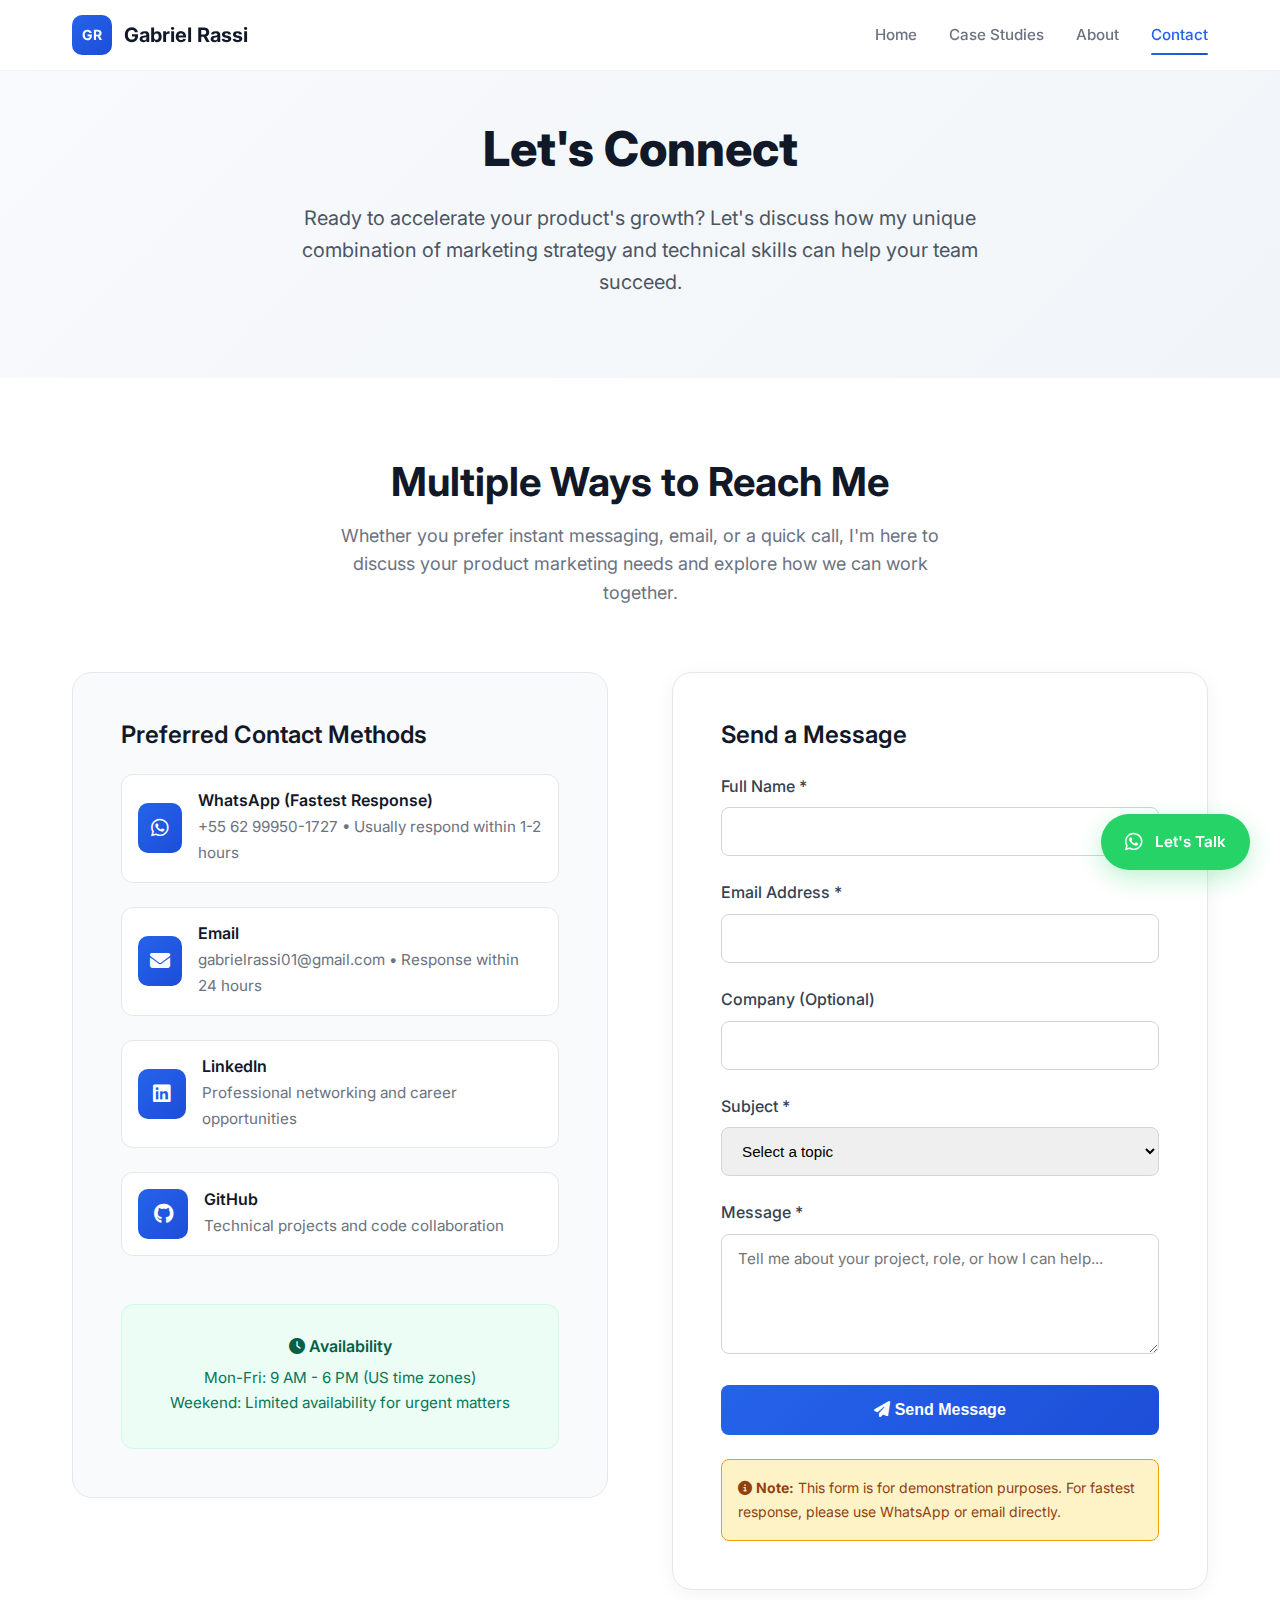
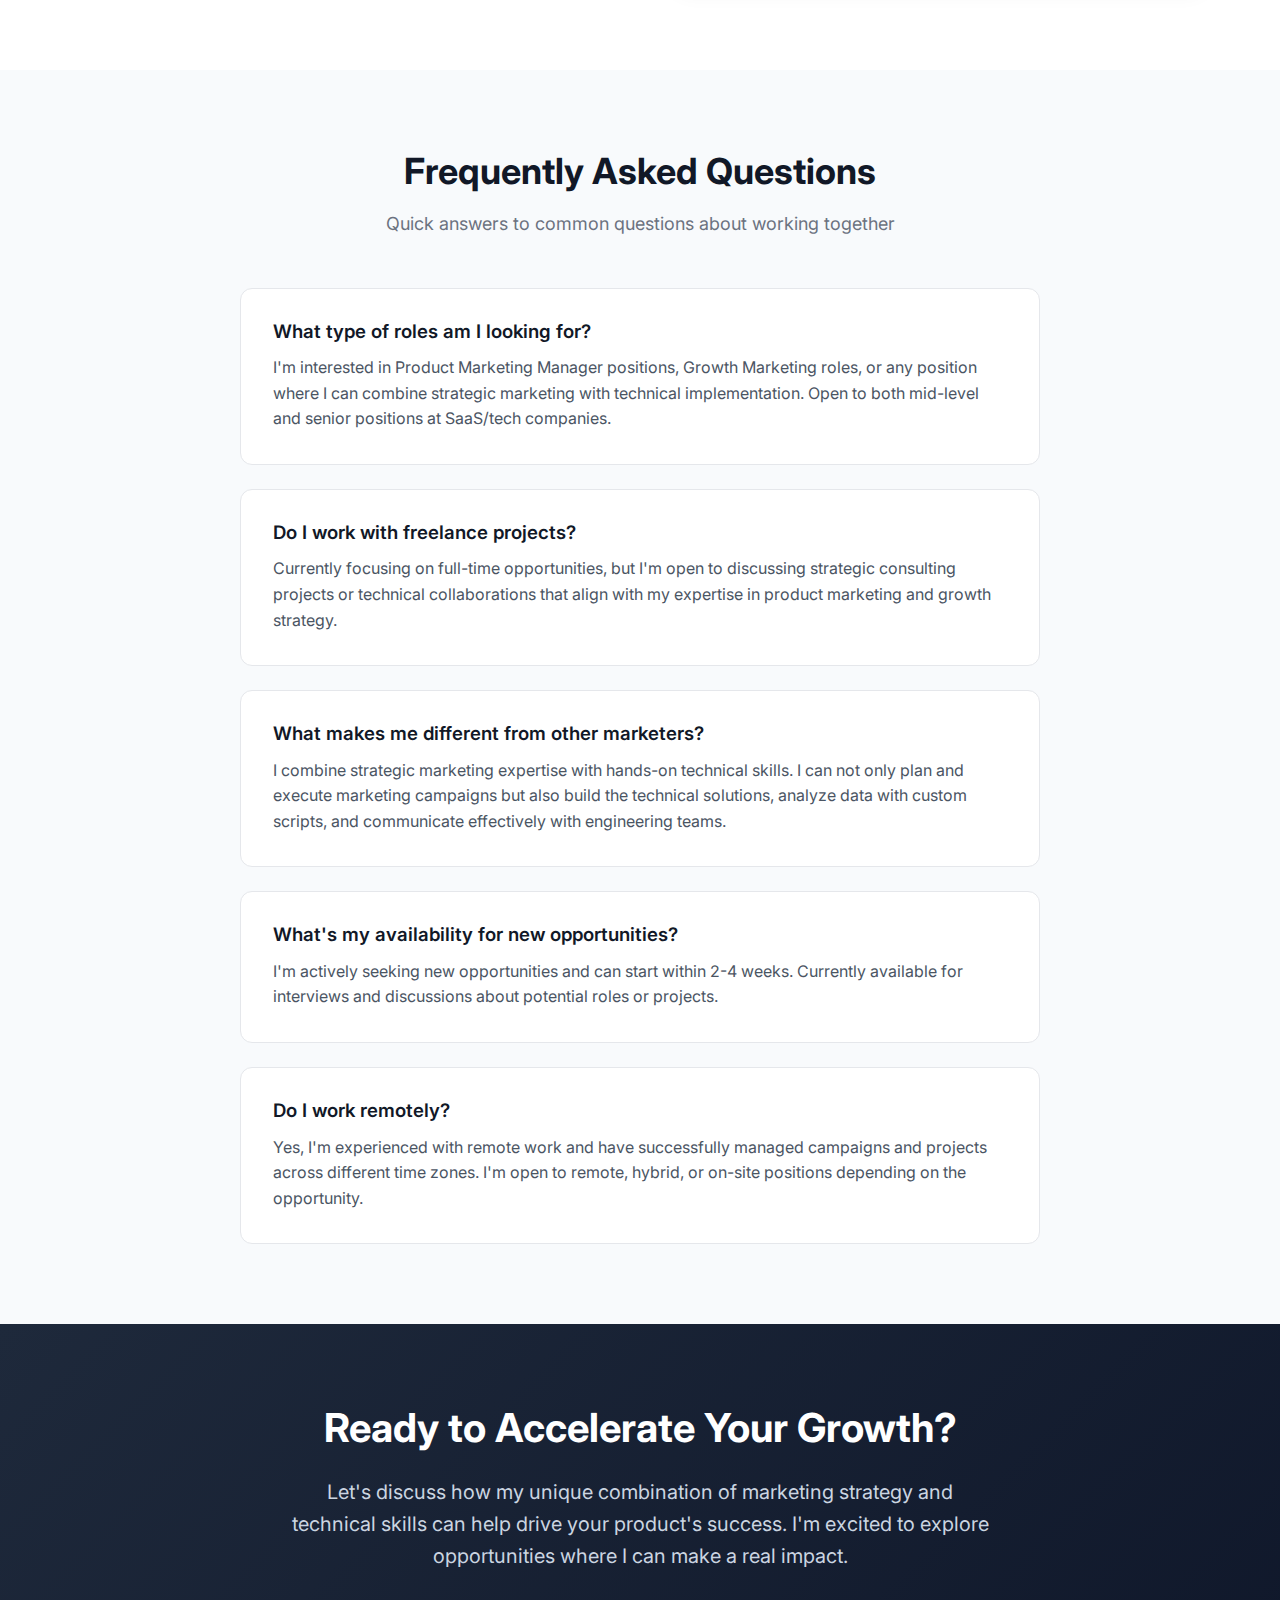
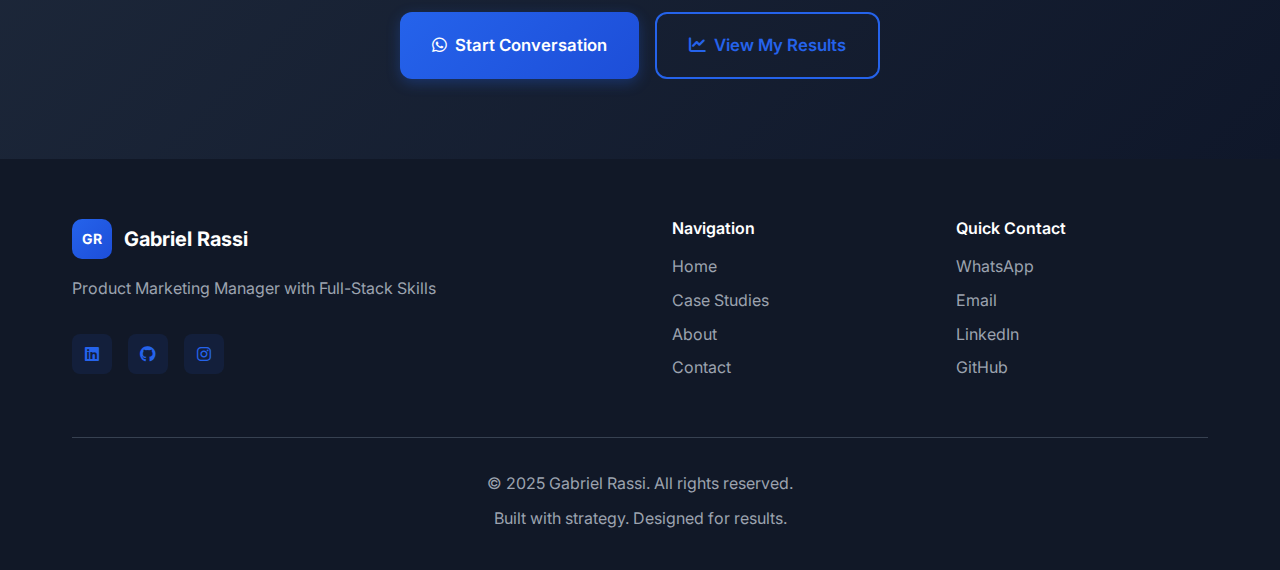
<file: gabrielrassi-com/contact.html>
<!DOCTYPE html>
<html lang="en">
<head>
    <meta charset="UTF-8">
    <meta name="viewport" content="width=device-width, initial-scale=1.0">
    <title>Contact - Gabriel Rassi Portfolio</title>
    <meta name="description" content="Get in touch with Gabriel Rassi for product marketing opportunities, growth strategy consulting, or technical development projects.">

    <!-- Fonts -->
    <link rel="preconnect" href="https://fonts.googleapis.com">
    <link rel="preconnect" href="fonts.gstatic.com" crossorigin>
    <link href="https://fonts.googleapis.com/css2?family=Inter:wght@300;400;500;600;700;800&display=swap" rel="stylesheet">

    <!-- Icons -->
    <link rel="stylesheet" href="https://cdnjs.cloudflare.com/ajax/libs/font-awesome/6.4.0/css/all.min.css">

    <link rel="stylesheet" href="styles.css">
</head>
<body>
    <!-- Navigation -->
    <nav class="navbar">
        <div class="nav-container">
            <a href="index.html" class="nav-logo">
                <span class="logo-icon">GR</span>
                Gabriel Rassi
            </a>
            <div class="nav-menu" id="nav-menu">
                <a href="index.html" class="nav-link active">Home</a>
                <a href="case-studies.html" class="nav-link">Case Studies</a>
                <a href="about.html" class="nav-link">About</a>
                <a href="contact.html" class="nav-link">Contact</a>
            </div>
            <div class="nav-toggle" id="nav-toggle">
                <span></span>
                <span></span>
                <span></span>
            </div>
        </div>
    </nav>

    <!-- Page Header -->
    <section class="page-header">
        <div class="container">
            <div class="header-content">
                <h1>Let's Connect</h1>
                <p>Ready to accelerate your product's growth? Let's discuss how my unique combination of marketing strategy and technical skills can help your team succeed.</p>
            </div>
        </div>
    </section>

    <!-- Contact Main -->
    <section class="contact-main">
        <div class="container">
            <div class="contact-hero">
                <h2>Multiple Ways to Reach Me</h2>
                <p>Whether you prefer instant messaging, email, or a quick call, I'm here to discuss your product marketing needs and explore how we can work together.</p>
            </div>

            <div class="contact-content">
                <!-- Contact Methods -->
                <div class="contact-info">
                    <h3>Preferred Contact Methods</h3>
                    <div class="contact-methods">
                        <a href="https://wa.me/5562999501727?text=Hello!%20I%20want%20to%20discuss%20a%20product%20marketing%20opportunity.%20Are%20you%20available%3F"
                           class="contact-method" target="_blank" rel="noopener">
                            <div class="contact-method-icon">
                                <i class="fab fa-whatsapp"></i>
                            </div>
                            <div class="contact-method-content">
                                <h4>WhatsApp (Fastest Response)</h4>
                                <p>+55 62 99950-1727 • Usually respond within 1-2 hours</p>
                            </div>
                        </a>

                        <a href="mailto:gabrielrassi01@gmail.com" class="contact-method">
                            <div class="contact-method-icon">
                                <i class="fas fa-envelope"></i>
                            </div>
                            <div class="contact-method-content">
                                <h4>Email</h4>
                                <p>gabrielrassi01@gmail.com • Response within 24 hours</p>
                            </div>
                        </a>

                        <a href="https://linkedin.com/in/gabrielrassi" class="contact-method" target="_blank" rel="noopener">
                            <div class="contact-method-icon">
                                <i class="fab fa-linkedin"></i>
                            </div>
                            <div class="contact-method-content">
                                <h4>LinkedIn</h4>
                                <p>Professional networking and career opportunities</p>
                            </div>
                        </a>

                        <a href="https://github.com/gabrielrassidev" class="contact-method" target="_blank" rel="noopener">
                            <div class="contact-method-icon">
                                <i class="fab fa-github"></i>
                            </div>
                            <div class="contact-method-content">
                                <h4>GitHub</h4>
                                <p>Technical projects and code collaboration</p>
                            </div>
                        </a>
                    </div>

                    <div class="availability-info">
                        <h4><i class="fas fa-clock"></i> Availability</h4>
                        <p>Mon-Fri: 9 AM - 6 PM (US time zones)<br>
                        Weekend: Limited availability for urgent matters</p>
                    </div>
                </div>

                <!-- Contact Form -->
                <div class="contact-form">
                    <h3>Send a Message</h3>
                    <form id="contact-form" action="https://formspree.io/f/gabrielrassi01@gmail.com" method="POST">
                        <div class="form-group">
                            <label for="name">Full Name *</label>
                            <input type="text" id="name" name="name" required>
                        </div>

                        <div class="form-group">
                            <label for="email">Email Address *</label>
                            <input type="email" id="email" name="_replyto" required>
                        </div>

                        <div class="form-group">
                            <label for="company">Company (Optional)</label>
                            <input type="text" id="company" name="company">
                        </div>

                        <div class="form-group">
                            <label for="subject">Subject *</label>
                            <select id="subject" name="_subject" required style="width: 100%; padding: 0.875rem 1rem; border: 1px solid #d1d5db; border-radius: 8px; font-size: 0.95rem;">
                                <option value="">Select a topic</option>
                                <option value="Product Marketing Role Opportunity">Product Marketing Role</option>
                                <option value="Growth Marketing Position Interest">Growth Marketing Position</option>
                                <option value="Marketing Consulting Inquiry">Marketing Consulting</option>
                                <option value="Technical Collaboration Project">Technical Collaboration</option>
                                <option value="Freelance Project Discussion">Freelance Project</option>
                                <option value="General Inquiry">Other</option>
                            </select>
                        </div>

                        <div class="form-group">
                            <label for="message">Message *</label>
                            <textarea id="message" name="message" placeholder="Tell me about your project, role, or how I can help..." required></textarea>
                        </div>

                        <input type="hidden" name="_next" value="https://gabrielrassi.dev/contact.html?success=true">
                        <input type="hidden" name="_cc" value="gabrielrassi01@gmail.com">

                        <button type="submit" class="form-submit">
                            <i class="fas fa-paper-plane"></i>
                            Send Message
                        </button>
                    </form>

                    <div style="margin-top: 1.5rem; padding: 1rem; background: #fef3c7; border-radius: 8px; border: 1px solid #f59e0b;">
                        <p style="color: #92400e; font-size: 0.875rem; margin: 0;">
                            <i class="fas fa-info-circle"></i>
                            <strong>Note:</strong> This form is for demonstration purposes. For fastest response, please use WhatsApp or email directly.
                        </p>
                    </div>
                </div>
            </div>
        </div>
    </section>

    <!-- FAQ Section -->
    <section style="padding: 80px 0; background: #f8fafc;">
        <div class="container">
            <div style="text-align: center; margin-bottom: 3rem;">
                <h2 style="font-size: 2.25rem; font-weight: 700; margin-bottom: 1rem; color: #111827;">Frequently Asked Questions</h2>
                <p style="font-size: 1.125rem; color: #6b7280; max-width: 600px; margin: 0 auto;">Quick answers to common questions about working together</p>
            </div>

            <div style="max-width: 800px; margin: 0 auto;">
                <div style="display: grid; gap: 1.5rem;">
                    <div style="background: white; padding: 2rem; border-radius: 12px; border: 1px solid #e5e7eb;">
                        <h3 style="color: #111827; font-weight: 600; margin-bottom: 0.75rem;">What type of roles am I looking for?</h3>
                        <p style="color: #4b5563; line-height: 1.6; margin: 0;">I'm interested in Product Marketing Manager positions, Growth Marketing roles, or any position where I can combine strategic marketing with technical implementation. Open to both mid-level and senior positions at SaaS/tech companies.</p>
                    </div>

                    <div style="background: white; padding: 2rem; border-radius: 12px; border: 1px solid #e5e7eb;">
                        <h3 style="color: #111827; font-weight: 600; margin-bottom: 0.75rem;">Do I work with freelance projects?</h3>
                        <p style="color: #4b5563; line-height: 1.6; margin: 0;">Currently focusing on full-time opportunities, but I'm open to discussing strategic consulting projects or technical collaborations that align with my expertise in product marketing and growth strategy.</p>
                    </div>

                    <div style="background: white; padding: 2rem; border-radius: 12px; border: 1px solid #e5e7eb;">
                        <h3 style="color: #111827; font-weight: 600; margin-bottom: 0.75rem;">What makes me different from other marketers?</h3>
                        <p style="color: #4b5563; line-height: 1.6; margin: 0;">I combine strategic marketing expertise with hands-on technical skills. I can not only plan and execute marketing campaigns but also build the technical solutions, analyze data with custom scripts, and communicate effectively with engineering teams.</p>
                    </div>

                    <div style="background: white; padding: 2rem; border-radius: 12px; border: 1px solid #e5e7eb;">
                        <h3 style="color: #111827; font-weight: 600; margin-bottom: 0.75rem;">What's my availability for new opportunities?</h3>
                        <p style="color: #4b5563; line-height: 1.6; margin: 0;">I'm actively seeking new opportunities and can start within 2-4 weeks. Currently available for interviews and discussions about potential roles or projects.</p>
                    </div>

                    <div style="background: white; padding: 2rem; border-radius: 12px; border: 1px solid #e5e7eb;">
                        <h3 style="color: #111827; font-weight: 600; margin-bottom: 0.75rem;">Do I work remotely?</h3>
                        <p style="color: #4b5563; line-height: 1.6; margin: 0;">Yes, I'm experienced with remote work and have successfully managed campaigns and projects across different time zones. I'm open to remote, hybrid, or on-site positions depending on the opportunity.</p>
                    </div>
                </div>
            </div>
        </div>
    </section>

    <!-- CTA Section -->
    <section class="cta-section">
        <div class="container">
            <div class="cta-content">
                <h2>Ready to Accelerate Your Growth?</h2>
                <p>Let's discuss how my unique combination of marketing strategy and technical skills can help drive your product's success. I'm excited to explore opportunities where I can make a real impact.</p>
                <div class="cta-buttons">
                    <a href="https://wa.me/5562999501727?text=Hello!%20I%20want%20to%20discuss%20a%20product%20marketing%20opportunity.%20Are%20you%20available%3F"
                       class="btn btn-primary btn-large" target="_blank">
                        <i class="fab fa-whatsapp"></i>
                        Start Conversation
                    </a>
                    <a href="case-studies.html" class="btn btn-outline btn-large">
                        <i class="fas fa-chart-line"></i>
                        View My Results
                    </a>
                </div>
            </div>
        </div>
    </section>

    <!-- Footer -->
    <footer class="footer">
        <div class="container">
            <div class="footer-content">
                <div class="footer-left">
                    <div class="footer-logo">
                        <span class="logo-icon">GR</span>
                        Gabriel Rassi
                    </div>
                    <p>Product Marketing Manager with Full-Stack Skills</p>
                    <div class="footer-social">
                        <a href="https://linkedin.com/in/gabrielrassi" target="_blank" aria-label="LinkedIn">
                            <i class="fab fa-linkedin"></i>
                        </a>
                        <a href="https://github.com/gabrielrassidev" target="_blank" aria-label="GitHub">
                            <i class="fab fa-github"></i>
                        </a>
                        <a href="https://instagram.com/ogabrielrassi" target="_blank" aria-label="Instagram">
                            <i class="fab fa-instagram"></i>
                        </a>
                    </div>
                </div>
                <div class="footer-links">
                    <div class="footer-column">
                        <h4>Navigation</h4>
                        <ul>
                            <li><a href="index.html">Home</a></li>
                            <li><a href="case-studies.html">Case Studies</a></li>
                            <li><a href="about.html">About</a></li>
                            <li><a href="contact.html">Contact</a></li>
                        </ul>
                    </div>
                    <div class="footer-column">
                        <h4>Quick Contact</h4>
                        <ul>
                            <li><a href="https://wa.me/5562999501727" target="_blank">WhatsApp</a></li>
                            <li><a href="mailto:gabrielrassi01@gmail.com">Email</a></li>
                            <li><a href="https://linkedin.com/in/gabrielrassi" target="_blank">LinkedIn</a></li>
                            <li><a href="https://github.com/gabrielrassidev" target="_blank">GitHub</a></li>
                        </ul>
                    </div>
                </div>
            </div>
            <div class="footer-bottom">
                <p>&copy; 2025 Gabriel Rassi. All rights reserved.</p>
                <p>Built with strategy. Designed for results.</p>
            </div>
        </div>
    </footer>

    <!-- WhatsApp Float Button -->
    <a class="whatsapp-float"
       href="https://wa.me/5562999501727?text=Hello!%20I%20want%20to%20discuss%20a%20product%20marketing%20opportunity.%20Are%20you%20available%3F"
       target="_blank"
       rel="noopener"
       aria-label="Contact via WhatsApp">
        <i class="fab fa-whatsapp"></i>
        <span class="whatsapp-text">Let's Talk</span>
    </a>

    <script src="script.js"></script>
    <script>
        // Contact form handling (Updated)
        document.getElementById('contact-form').addEventListener('submit', function(e) {
            e.preventDefault();

            // Get form data
            const formData = new FormData(this);

            // Validate form
            if (validateForm(this)) {
                const submitBtn = this.querySelector('.form-submit');
                const originalText = submitBtn.innerHTML;

                submitBtn.innerHTML = '<i class="fas fa-spinner fa-spin"></i> Sending...';
                submitBtn.disabled = true;

                // Submit to Formspree (you'll need to set this up)
                fetch(this.action, {
                    method: 'POST',
                    body: formData,
                    headers: {
                        'Accept': 'application/json'
                    }
                }).then(response => {
                    if (response.ok) {
                        alert('Message sent successfully! I\'ll get back to you within 24 hours.');
                        this.reset();
                    } else {
                        alert('There was an issue sending your message. Please try WhatsApp or email directly.');
                    }
                }).catch(error => {
                    alert('For fastest response, please contact me via WhatsApp: +55 62 99950-1727');
                }).finally(() => {
                    submitBtn.innerHTML = originalText;
                    submitBtn.disabled = false;
                });
            }
        });
    </script>
</body>
</html>
</file>
<file: gabrielrassi-com/styles.css>
.page-header {
    padding: 120px 0 80px;
    background: linear-gradient(135deg, #f8fafc 0%, #f1f5f9 100%);
    text-align: center;
}

.page-header h1 {
    font-size: 3rem;
    font-weight: 800;
    margin-bottom: 1.5rem;
    color: #111827;
}

.page-header p {
    font-size: 1.25rem;
    color: #4b5563;
    max-width: 700px;
    margin: 0 auto;
    line-height: 1.6;
}

/* About Page Styles */
.about-main {
    padding: 80px 0;
    background: white;
}

.about-hero {
    display: grid;
    grid-template-columns: 1fr 2fr;
    gap: 4rem;
    align-items: start;
    margin-bottom: 4rem;
}

.about-image-section {
    position: sticky;
    top: 100px;
}

.about-image {
    width: 100%;
    max-width: 350px;
    aspect-ratio: 4/5;
    border-radius: 20px;
    overflow: hidden;
    box-shadow: 0 20px 50px rgba(0, 0, 0, 0.15);
    margin-bottom: 2rem;
}

.about-image img {
    width: 100%;
    height: 100%;
    object-fit: cover;
}

.about-quick-facts {
    background: #f8fafc;
    padding: 1.5rem;
    border-radius: 16px;
    border: 1px solid #e5e7eb;
}

.fact-item {
    display: flex;
    align-items: center;
    gap: 0.75rem;
    margin-bottom: 1rem;
    color: #4b5563;
    font-size: 0.95rem;
}

.fact-item:last-child {
    margin-bottom: 0;
}

.fact-item i {
    color: #2563eb;
    width: 16px;
    text-align: center;
}

.about-story h2 {
    font-size: 2.25rem;
    font-weight: 700;
    margin-bottom: 1.5rem;
    color: #111827;
}

.intro-text {
    font-size: 1.25rem;
    color: #4b5563;
    line-height: 1.6;
    margin-bottom: 2.5rem;
}

.story-section {
    margin-bottom: 2rem;
}

.story-section h3 {
    font-size: 1.375rem;
    font-weight: 600;
    color: #111827;
    margin-bottom: 1rem;
}

.story-section p {
    color: #4b5563;
    line-height: 1.7;
    margin-bottom: 1rem;
}

/* Experience Timeline */
.experience-timeline {
    padding: 80px 0;
    background: #f8fafc;
}

.experience-timeline h2 {
    font-size: 2.5rem;
    font-weight: 700;
    text-align: center;
    margin-bottom: 4rem;
    color: #111827;
}

.timeline {
    position: relative;
    max-width: 800px;
    margin: 0 auto;
}

.timeline::before {
    content: '';
    position: absolute;
    left: 30px;
    top: 0;
    bottom: 0;
    width: 2px;
    background: linear-gradient(to bottom, #2563eb, #1d4ed8);
}

.timeline-item {
    position: relative;
    margin-bottom: 3rem;
    padding-left: 80px;
}

.timeline-marker {
    position: absolute;
    left: 15px;
    top: 0;
    width: 30px;
    height: 30px;
    background: #2563eb;
    border-radius: 50%;
    display: flex;
    align-items: center;
    justify-content: center;
    color: white;
    font-size: 0.875rem;
    z-index: 2;
}

.timeline-content {
    background: white;
    padding: 2rem;
    border-radius: 16px;
    box-shadow: 0 4px 20px rgba(0, 0, 0, 0.08);
    border: 1px solid #e5e7eb;
}

.timeline-period {
    color: #2563eb;
    font-weight: 600;
    font-size: 0.875rem;
    margin-bottom: 0.5rem;
}

.timeline-content h3 {
    font-size: 1.25rem;
    font-weight: 600;
    color: #111827;
    margin-bottom: 0.25rem;
}

.timeline-content h4 {
    color: #6b7280;
    font-weight: 500;
    margin-bottom: 1rem;
}

.timeline-content p {
    color: #4b5563;
    line-height: 1.6;
    margin-bottom: 1.5rem;
}

.timeline-skills {
    display: flex;
    flex-wrap: wrap;
    gap: 0.5rem;
}

.timeline-skills span {
    background: rgba(37, 99, 235, 0.1);
    color: #2563eb;
    padding: 0.375rem 0.75rem;
    border-radius: 6px;
    font-size: 0.875rem;
    font-weight: 500;
}

/* Skills & Tools Section */
.skills-tools-section {
    padding: 80px 0;
    background: white;
}

.skills-tools-content {
    display: grid;
    grid-template-columns: 1fr 1fr;
    gap: 4rem;
}

.skills-section h2,
.tools-section h2 {
    font-size: 2rem;
    font-weight: 700;
    margin-bottom: 2rem;
    color: #111827;
}

.skills-categories {
    display: grid;
    gap: 2rem;
}

.skill-category-about {
    background: #f8fafc;
    padding: 1.5rem;
    border-radius: 12px;
    border: 1px solid #e5e7eb;
}

.skill-category-about h3 {
    font-size: 1.125rem;
    font-weight: 600;
    color: #111827;
    margin-bottom: 1rem;
    display: flex;
    align-items: center;
    gap: 0.75rem;
}

.skill-category-about i {
    color: #2563eb;
    font-size: 1rem;
}

.skill-category-about ul {
    list-style: none;
    padding: 0;
}

.skill-category-about li {
    color: #4b5563;
    margin-bottom: 0.5rem;
    padding-left: 1rem;
    position: relative;
    font-size: 0.95rem;
}

.skill-category-about li::before {
    content: "•";
    color: #2563eb;
    position: absolute;
    left: 0;
}

.tools-grid {
    display: grid;
    gap: 2rem;
}

.tool-category {
    background: #f8fafc;
    padding: 1.5rem;
    border-radius: 12px;
    border: 1px solid #e5e7eb;
}

.tool-category h4 {
    font-size: 1rem;
    font-weight: 600;
    color: #111827;
    margin-bottom: 1rem;
}

.tool-items {
    display: grid;
    gap: 0.5rem;
}

.tool-items span {
    background: white;
    color: #4b5563;
    padding: 0.75rem;
    border-radius: 8px;
    font-size: 0.875rem;
    font-weight: 500;
    border: 1px solid #e5e7eb;
    display: flex;
    align-items: center;
    gap: 0.5rem;
    transition: all 0.3s ease;
}

.tool-items span:hover {
    border-color: #2563eb;
    color: #2563eb;
}

.tool-items i {
    font-size: 1rem;
    width: 16px;
    text-align: center;
}

/* Education Section */
.education-section {
    padding: 80px 0;
    background: #f8fafc;
}

.education-section h2 {
    font-size: 2.5rem;
    font-weight: 700;
    text-align: center;
    margin-bottom: 3rem;
    color: #111827;
}

.education-grid {
    display: grid;
    grid-template-columns: repeat(auto-fit, minmax(300px, 1fr));
    gap: 2rem;
}

.education-item {
    background: white;
    padding: 2rem;
    border-radius: 16px;
    border: 1px solid #e5e7eb;
    display: flex;
    gap: 1.5rem;
    transition: all 0.3s ease;
}

.education-item:hover {
    transform: translateY(-3px);
    box-shadow: 0 10px 30px rgba(0, 0, 0, 0.1);
}

.education-icon {
    width: 50px;
    height: 50px;
    background: linear-gradient(135deg, #2563eb 0%, #1d4ed8 100%);
    border-radius: 10px;
    display: flex;
    align-items: center;
    justify-content: center;
    color: white;
    font-size: 1.25rem;
    flex-shrink: 0;
}

.education-content h3 {
    font-size: 1.125rem;
    font-weight: 600;
    color: #111827;
    margin-bottom: 0.25rem;
}

.education-content h4 {
    color: #6b7280;
    font-weight: 500;
    margin-bottom: 0.5rem;
}

.education-period {
    color: #2563eb;
    font-weight: 600;
    font-size: 0.875rem;
    margin-bottom: 0.75rem;
}

.education-content p {
    color: #4b5563;
    line-height: 1.6;
    font-size: 0.95rem;
}

/* Interests Section */
.interests-section {
    padding: 80px 0;
    background: white;
}

.interests-section h2 {
    font-size: 2.5rem;
    font-weight: 700;
    text-align: center;
    margin-bottom: 2rem;
    color: #111827;
}

.interests-content > p {
    font-size: 1.125rem;
    color: #6b7280;
    text-align: center;
    max-width: 700px;
    margin: 0 auto 3rem;
    line-height: 1.6;
}

.interests-grid {
    display: grid;
    grid-template-columns: repeat(auto-fit, minmax(250px, 1fr));
    gap: 2rem;
}

.interest-item {
    text-align: center;
    padding: 2rem;
    background: #f8fafc;
    border-radius: 16px;
    border: 1px solid #e5e7eb;
    transition: all 0.3s ease;
}

.interest-item:hover {
    transform: translateY(-3px);
    box-shadow: 0 10px 30px rgba(0, 0, 0, 0.1);
}

.interest-item i {
    font-size: 2.5rem;
    color: #2563eb;
    margin-bottom: 1rem;
}

.interest-item h3 {
    font-size: 1.25rem;
    font-weight: 600;
    color: #111827;
    margin-bottom: 1rem;
}

.interest-item p {
    color: #4b5563;
    line-height: 1.6;
    font-size: 0.95rem;
}

/* Responsive Design for About Page */
@media (max-width: 1024px) {
    .about-hero {
        grid-template-columns: 1fr;
        gap: 3rem;
    }

    .about-image-section {
        position: static;
        display: flex;
        flex-direction: column;
        align-items: center;
    }

    .skills-tools-content {
        grid-template-columns: 1fr;
        gap: 3rem;
    }
}

@media (max-width: 768px) {
    .about-hero {
        gap: 2rem;
    }

    .about-story h2 {
        font-size: 1.875rem;
    }

    .intro-text {
        font-size: 1.125rem;
    }

    .timeline {
        padding-left: 0;
    }

    .timeline::before {
        left: 15px;
    }

    .timeline-item {
        padding-left: 60px;
    }

    .timeline-marker {
        left: 0;
    }

    .timeline-content {
        padding: 1.5rem;
    }

    .education-grid {
        grid-template-columns: 1fr;
    }

    .education-item {
        flex-direction: column;
        text-align: center;
        gap: 1rem;
    }

    .education-icon {
        align-self: center;
    }

    .interests-grid {
        grid-template-columns: 1fr;
    }

    .skills-categories {
        gap: 1.5rem;
    }

    .tools-grid {
        gap: 1.5rem;
    }
}

/* Contact Page Styles */
.contact-main {
    padding: 80px 0;
    background: white;
}

.contact-hero {
    text-align: center;
    margin-bottom: 4rem;
}

.contact-hero h2 {
    font-size: 2.5rem;
    font-weight: 700;
    margin-bottom: 1rem;
    color: #111827;
}

.contact-hero p {
    font-size: 1.125rem;
    color: #6b7280;
    max-width: 600px;
    margin: 0 auto;
    line-height: 1.6;
}

.contact-content {
    display: grid;
    grid-template-columns: 1fr 1fr;
    gap: 4rem;
    align-items: start;
}

.contact-info {
    background: #f8fafc;
    padding: 3rem;
    border-radius: 20px;
    border: 1px solid #e5e7eb;
}

.contact-info h3 {
    font-size: 1.5rem;
    font-weight: 600;
    color: #111827;
    margin-bottom: 1.5rem;
}

.contact-methods {
    display: flex;
    flex-direction: column;
    gap: 1.5rem;
}

.contact-method {
    display: flex;
    align-items: center;
    gap: 1rem;
    padding: 1rem;
    background: white;
    border-radius: 12px;
    border: 1px solid #e5e7eb;
    text-decoration: none;
    color: inherit;
    transition: all 0.3s ease;
}

.contact-method:hover {
    border-color: #2563eb;
    transform: translateY(-2px);
    box-shadow: 0 4px 15px rgba(37, 99, 235, 0.15);
}

.contact-method-icon {
    width: 50px;
    height: 50px;
    background: linear-gradient(135deg, #2563eb 0%, #1d4ed8 100%);
    border-radius: 10px;
    display: flex;
    align-items: center;
    justify-content: center;
    color: white;
    font-size: 1.25rem;
}

.contact-method-content h4 {
    font-weight: 600;
    color: #111827;
    margin-bottom: 0.25rem;
}

.contact-method-content p {
    color: #6b7280;
    font-size: 0.95rem;
}

.contact-form {
    background: white;
    padding: 3rem;
    border-radius: 20px;
    border: 1px solid #e5e7eb;
    box-shadow: 0 4px 20px rgba(0, 0, 0, 0.05);
}

.contact-form h3 {
    font-size: 1.5rem;
    font-weight: 600;
    color: #111827;
    margin-bottom: 1.5rem;
}

.form-group {
    margin-bottom: 1.5rem;
}

.form-group label {
    display: block;
    font-weight: 500;
    color: #374151;
    margin-bottom: 0.5rem;
}

.form-group input,
.form-group textarea {
    width: 100%;
    padding: 0.875rem 1rem;
    border: 1px solid #d1d5db;
    border-radius: 8px;
    font-size: 0.95rem;
    transition: border-color 0.3s ease;
    font-family: inherit;
}

.form-group input:focus,
.form-group textarea:focus {
    outline: none;
    border-color: #2563eb;
    box-shadow: 0 0 0 3px rgba(37, 99, 235, 0.1);
}

.form-group textarea {
    min-height: 120px;
    resize: vertical;
}

.form-submit {
    width: 100%;
    background: linear-gradient(135deg, #2563eb 0%, #1d4ed8 100%);
    color: white;
    padding: 1rem 2rem;
    border: none;
    border-radius: 8px;
    font-weight: 600;
    font-size: 1rem;
    cursor: pointer;
    transition: all 0.3s ease;
}

.form-submit:hover {
    transform: translateY(-2px);
    box-shadow: 0 8px 25px rgba(37, 99, 235, 0.3);
}

.availability-info {
    margin-top: 3rem;
    padding: 2rem;
    background: #ecfdf5;
    border-radius: 12px;
    border: 1px solid #d1fae5;
    text-align: center;
}

.availability-info h4 {
    color: #065f46;
    font-weight: 600;
    margin-bottom: 0.5rem;
}

.availability-info p {
    color: #047857;
    font-size: 0.95rem;
}

/* Responsive Design for Contact Page */
@media (max-width: 768px) {
    .contact-content {
        grid-template-columns: 1fr;
        gap: 2rem;
    }

    .contact-info,
    .contact-form {
        padding: 2rem;
    }

    .contact-hero h2 {
        font-size: 2rem;
    }

    .contact-method {
        flex-direction: column;
        text-align: center;
        gap: 0.75rem;
    }

    .availability-info {
        margin-top: 2rem;
        padding: 1.5rem;
    }
}
/* Reset and Base Styles */
* {
    margin: 0;
    padding: 0;
    box-sizing: border-box;
}

html {
    scroll-behavior: smooth;
}

body {
    font-family: 'Inter', -apple-system, BlinkMacSystemFont, 'Segoe UI', Roboto, sans-serif;
    line-height: 1.6;
    color: #1f2937;
    background-color: #ffffff;
    overflow-x: hidden;
}

/* Typography */
h1, h2, h3, h4, h5, h6 {
    font-weight: 600;
    line-height: 1.2;
    color: #111827;
}

p {
    color: #4b5563;
    line-height: 1.7;
}

/* Container */
.container {
    max-width: 1200px;
    margin: 0 auto;
    padding: 0 2rem;
}

/* Gradient Text */
.gradient-text {
    background: linear-gradient(135deg, #2563eb 0%, #1d4ed8 100%);
    -webkit-background-clip: text;
    -webkit-text-fill-color: transparent;
    background-clip: text;
}

/* Buttons */
.btn {
    display: inline-flex;
    align-items: center;
    gap: 0.5rem;
    padding: 0.875rem 1.75rem;
    border-radius: 12px;
    font-weight: 600;
    font-size: 0.95rem;
    text-decoration: none;
    border: none;
    cursor: pointer;
    transition: all 0.3s cubic-bezier(0.4, 0, 0.2, 1);
    position: relative;
    overflow: hidden;
}

.btn-primary {
    background: linear-gradient(135deg, #2563eb 0%, #1d4ed8 100%);
    color: white;
    box-shadow: 0 4px 14px rgba(37, 99, 235, 0.3);
}

.btn-primary:hover {
    transform: translateY(-2px);
    box-shadow: 0 8px 25px rgba(37, 99, 235, 0.4);
}

.btn-secondary {
    background: rgba(37, 99, 235, 0.1);
    color: #2563eb;
    border: 1px solid rgba(37, 99, 235, 0.2);
}

.btn-secondary:hover {
    background: rgba(37, 99, 235, 0.15);
    transform: translateY(-2px);
}

.btn-outline {
    background: transparent;
    color: #2563eb;
    border: 2px solid #2563eb;
}

.btn-outline:hover {
    background: #2563eb;
    color: white;
    transform: translateY(-2px);
}

.btn-large {
    padding: 1.125rem 2rem;
    font-size: 1.05rem;
}

/* Navigation */
.navbar {
    position: fixed;
    top: 0;
    width: 100%;
    background: rgba(255, 255, 255, 0.95);
    backdrop-filter: blur(20px);
    -webkit-backdrop-filter: blur(20px);
    border-bottom: 1px solid rgba(229, 231, 235, 0.5);
    z-index: 1000;
    transition: all 0.3s ease;
}

.nav-container {
    max-width: 1200px;
    margin: 0 auto;
    padding: 0 2rem;
    display: flex;
    justify-content: space-between;
    align-items: center;
    height: 70px;
}

.nav-logo {
    display: flex;
    align-items: center;
    gap: 0.75rem;
    text-decoration: none;
    font-weight: 700;
    font-size: 1.25rem;
    color: #111827;
}

.logo-icon {
    width: 40px;
    height: 40px;
    background: linear-gradient(135deg, #2563eb 0%, #1d4ed8 100%);
    color: white;
    border-radius: 10px;
    display: flex;
    align-items: center;
    justify-content: center;
    font-weight: 700;
    font-size: 0.875rem;
}

.nav-menu {
    display: flex;
    gap: 2rem;
    align-items: center;
}

.nav-link {
    text-decoration: none;
    color: #6b7280;
    font-weight: 500;
    font-size: 0.95rem;
    padding: 0.5rem 0;
    position: relative;
    transition: color 0.3s ease;
}

.nav-link:hover,
.nav-link.active {
    color: #2563eb;
}

.nav-link.active::after {
    content: '';
    position: absolute;
    bottom: 0;
    left: 0;
    right: 0;
    height: 2px;
    background: linear-gradient(135deg, #2563eb 0%, #1d4ed8 100%);
    border-radius: 1px;
}

.nav-toggle {
    display: none;
    flex-direction: column;
    cursor: pointer;
    gap: 4px;
}

.nav-toggle span {
    width: 25px;
    height: 3px;
    background: #374151;
    border-radius: 2px;
    transition: all 0.3s ease;
}

/* Hero Section */
.hero {
    padding: 120px 0 80px;
    background: linear-gradient(135deg, #f8fafc 0%, #f1f5f9 100%);
    min-height: 100vh;
    display: flex;
    align-items: center;
}

.hero-container {
    max-width: 1200px;
    margin: 0 auto;
    padding: 0 2rem;
    display: grid;
    grid-template-columns: 1.2fr 1fr;
    gap: 4rem;
    align-items: center;
}

.hero-badge {
    display: inline-flex;
    align-items: center;
    gap: 0.5rem;
    background: rgba(37, 99, 235, 0.1);
    color: #2563eb;
    padding: 0.5rem 1rem;
    border-radius: 50px;
    font-size: 0.875rem;
    font-weight: 600;
    margin-bottom: 1.5rem;
}

.hero-title {
    font-size: 3.5rem;
    font-weight: 800;
    line-height: 1.1;
    margin-bottom: 1.5rem;
    color: #111827;
}

.hero-description {
    font-size: 1.25rem;
    color: #4b5563;
    margin-bottom: 2rem;
    line-height: 1.6;
}

.hero-stats {
    display: flex;
    gap: 2rem;
    margin-bottom: 2.5rem;
    padding: 1.5rem 0;
    border-top: 1px solid #e5e7eb;
    border-bottom: 1px solid #e5e7eb;
}

.stat-item {
    display: flex;
    flex-direction: column;
    align-items: center;
    text-align: center;
}

.stat-number {
    font-size: 1.875rem;
    font-weight: 700;
    color: #2563eb;
    line-height: 1;
}

.stat-label {
    font-size: 0.875rem;
    color: #6b7280;
    margin-top: 0.25rem;
}

.hero-cta {
    display: flex;
    gap: 1rem;
    flex-wrap: wrap;
}

/* Hero Visual - Fixed Z-Index */
.hero-visual {
    display: flex;
    justify-content: center;
    align-items: center;
    position: relative;
    z-index: 1;
}

.hero-image-container {
    position: relative;
    z-index: 1;
    width: 350px;
    height: 400px;
}

.hero-image {
    width: 100%;
    height: 100%;
    border-radius: 20px;
    overflow: hidden;
    box-shadow: 0 25px 50px rgba(0, 0, 0, 0.15);
    position: relative;
    z-index: 1;
}

.hero-image img {
    width: 100%;
    height: 100%;
    object-fit: cover;
    position: relative;
    z-index: 1;
}

/* Floating Cards - Fixed Z-Index */
.floating-cards {
    position: absolute;
    top: 0;
    left: 0;
    right: 0;
    bottom: 0;
    pointer-events: none;
    z-index: 10;
    overflow: visible;
}

.floating-card {
    position: absolute;
    background: rgba(255, 255, 255, 0.95);
    backdrop-filter: blur(10px);
    -webkit-backdrop-filter: blur(10px);
    padding: 0.875rem 1rem;
    border-radius: 12px;
    box-shadow: 0 8px 25px rgba(0, 0, 0, 0.15);
    display: flex;
    align-items: center;
    gap: 0.5rem;
    font-weight: 600;
    font-size: 0.875rem;
    color: #1f2937;
    border: 1px solid rgba(255, 255, 255, 0.2);
    animation: float 6s ease-in-out infinite;
    white-space: nowrap;
    min-width: fit-content;
    z-index: 15;
}

.floating-card i {
    color: #2563eb;
    font-size: 1.125rem;
    flex-shrink: 0;
}

.card-1 {
    top: 8%;
    right: -25%;
    animation-delay: 0s;
}

.card-2 {
    bottom: 25%;
    left: -30%;
    animation-delay: 2s;
}

.card-3 {
    top: 75%;
    right: -20%;
    animation-delay: 4s;
}

@keyframes float {
    0%, 100% {
        transform: translateY(0px);
    }
    50% {
        transform: translateY(-15px);
    }
}

/* Floating Cards Responsive */
@media (max-width: 1024px) {
    .card-1 {
        top: 5%;
        right: -20%;
    }

    .card-2 {
        bottom: 20%;
        left: -25%;
    }

    .card-3 {
        top: 80%;
        right: -15%;
    }
}

@media (max-width: 768px) {
    .floating-card {
        display: none;
    }
}

/* Section Headers */
.section-header {
    text-align: center;
    margin-bottom: 4rem;
}

.section-header h2 {
    font-size: 2.5rem;
    font-weight: 700;
    margin-bottom: 1rem;
    color: #111827;
}

.section-header p {
    font-size: 1.125rem;
    color: #6b7280;
    max-width: 600px;
    margin: 0 auto;
}

/* Skills Overview */
.skills-overview {
    padding: 80px 0;
    background: white;
}

.skills-grid {
    display: grid;
    grid-template-columns: repeat(auto-fit, minmax(300px, 1fr));
    gap: 2rem;
}

.skill-card {
    background: white;
    padding: 2.5rem;
    border-radius: 16px;
    border: 1px solid #e5e7eb;
    transition: all 0.3s ease;
    position: relative;
    overflow: hidden;
}

.skill-card::before {
    content: '';
    position: absolute;
    top: 0;
    left: 0;
    right: 0;
    height: 4px;
    background: linear-gradient(135deg, #2563eb 0%, #1d4ed8 100%);
}

.skill-card:hover {
    transform: translateY(-5px);
    box-shadow: 0 20px 40px rgba(0, 0, 0, 0.1);
    border-color: rgba(37, 99, 235, 0.2);
}

.skill-icon {
    width: 60px;
    height: 60px;
    background: linear-gradient(135deg, #2563eb 0%, #1d4ed8 100%);
    border-radius: 12px;
    display: flex;
    align-items: center;
    justify-content: center;
    margin-bottom: 1.5rem;
}

.skill-icon i {
    color: white;
    font-size: 1.5rem;
}

.skill-card h3 {
    font-size: 1.5rem;
    font-weight: 600;
    margin-bottom: 1rem;
    color: #111827;
}

.skill-card p {
    color: #6b7280;
    margin-bottom: 1.5rem;
    line-height: 1.6;
}

.skill-tags {
    display: flex;
    flex-wrap: wrap;
    gap: 0.5rem;
}

.skill-tags span {
    background: rgba(37, 99, 235, 0.1);
    color: #2563eb;
    padding: 0.375rem 0.75rem;
    border-radius: 6px;
    font-size: 0.875rem;
    font-weight: 500;
}

/* Featured Success Storiess */
.featured-cases {
    padding: 80px 0;
    background: #f8fafc;
}

.cases-grid {
    display: grid;
    grid-template-columns: 1fr;
    gap: 2rem;
    margin-bottom: 3rem;
}

.case-card {
    background: white;
    padding: 2.5rem;
    border-radius: 16px;
    border: 1px solid #e5e7eb;
    transition: all 0.3s ease;
    position: relative;
    overflow: hidden;
}

.case-card:hover {
    transform: translateY(-5px);
    box-shadow: 0 20px 40px rgba(0, 0, 0, 0.1);
    border-color: rgba(37, 99, 235, 0.2);
}

.case-card.featured {
    border: 2px solid #2563eb;
    background: linear-gradient(135deg, #f8fafc 0%, #f1f5f9 100%);
}

.case-header {
    display: flex;
    justify-content: space-between;
    align-items: center;
    margin-bottom: 1.5rem;
}

.case-category {
    background: rgba(37, 99, 235, 0.1);
    color: #2563eb;
    padding: 0.375rem 0.75rem;
    border-radius: 6px;
    font-size: 0.875rem;
    font-weight: 600;
}

.case-metric {
    font-size: 1.5rem;
    font-weight: 700;
    color: #2563eb;
}

.case-card h3 {
    font-size: 1.5rem;
    font-weight: 600;
    margin-bottom: 1rem;
    color: #111827;
}

.case-card p {
    color: #6b7280;
    line-height: 1.6;
    margin-bottom: 1.5rem;
}

.case-highlights {
    display: flex;
    gap: 1.5rem;
    margin-bottom: 1.5rem;
}

.highlight-item {
    display: flex;
    align-items: center;
    gap: 0.5rem;
    color: #059669;
    font-weight: 600;
    font-size: 0.875rem;
}

.highlight-item i {
    font-size: 1rem;
}

.case-link {
    color: #2563eb;
    text-decoration: none;
    font-weight: 600;
    display: inline-flex;
    align-items: center;
    gap: 0.5rem;
    transition: all 0.3s ease;
}

.case-link:hover {
    gap: 0.75rem;
}

.section-cta {
    text-align: center;
}

/* Tech Stack */
.tech-stack {
    padding: 80px 0;
    background: white;
}

.tech-content {
    display: grid;
    grid-template-columns: 1fr 1fr;
    gap: 4rem;
    align-items: center;
}

.tech-text h2 {
    font-size: 2.25rem;
    font-weight: 700;
    margin-bottom: 1.5rem;
    color: #111827;
}

.tech-text p {
    font-size: 1.125rem;
    color: #6b7280;
    margin-bottom: 2rem;
    line-height: 1.6;
}

.tech-achievements {
    margin-bottom: 2rem;
}

.achievement {
    display: flex;
    align-items: center;
    gap: 1rem;
    margin-bottom: 1rem;
    padding: 1rem;
    background: #f8fafc;
    border-radius: 8px;
}

.achievement i {
    color: #2563eb;
    font-size: 1.25rem;
    width: 24px;
}

.achievement div {
    display: flex;
    flex-direction: column;
}

.achievement strong {
    color: #111827;
    font-weight: 600;
}

.achievement span {
    color: #6b7280;
    font-size: 0.875rem;
}

.tech-stack-grid {
    display: grid;
    grid-template-columns: 1fr 1fr;
    gap: 2rem;
}

.tech-category {
    background: #f8fafc;
    padding: 1.5rem;
    border-radius: 12px;
    border: 1px solid #e5e7eb;
}

.tech-category h4 {
    color: #111827;
    font-weight: 600;
    margin-bottom: 1rem;
    font-size: 1.125rem;
}

.tech-items {
    display: flex;
    flex-direction: column;
    gap: 0.5rem;
}

.tech-item {
    background: white;
    color: #4b5563;
    padding: 0.5rem 0.75rem;
    border-radius: 6px;
    font-size: 0.875rem;
    font-weight: 500;
    border: 1px solid #e5e7eb;
}

/* CTA Section */
.cta-section {
    padding: 80px 0;
    background: linear-gradient(135deg, #1e293b 0%, #0f172a 100%);
    color: white;
    text-align: center;
}

.cta-content h2 {
    font-size: 2.5rem;
    font-weight: 700;
    margin-bottom: 1.5rem;
    color: white;
}

.cta-content p {
    font-size: 1.25rem;
    color: #cbd5e1;
    margin-bottom: 2.5rem;
    max-width: 700px;
    margin-left: auto;
    margin-right: auto;
    line-height: 1.6;
}

.cta-buttons {
    display: flex;
    gap: 1rem;
    justify-content: center;
    flex-wrap: wrap;
}

/* Footer */
.footer {
    background: #111827;
    color: white;
    padding: 60px 0 30px;
}

.footer-content {
    display: grid;
    grid-template-columns: 1fr 1fr;
    gap: 4rem;
    margin-bottom: 3rem;
}

.footer-logo {
    display: flex;
    align-items: center;
    gap: 0.75rem;
    font-weight: 700;
    font-size: 1.25rem;
    margin-bottom: 1rem;
}

.footer-left p {
    color: #9ca3af;
    margin-bottom: 2rem;
}

.footer-social {
    display: flex;
    gap: 1rem;
}

.footer-social a {
    width: 40px;
    height: 40px;
    background: rgba(37, 99, 235, 0.1);
    color: #2563eb;
    border-radius: 8px;
    display: flex;
    align-items: center;
    justify-content: center;
    text-decoration: none;
    transition: all 0.3s ease;
}

.footer-social a:hover {
    background: #2563eb;
    color: white;
    transform: translateY(-2px);
}

.footer-links {
    display: grid;
    grid-template-columns: 1fr 1fr;
    gap: 2rem;
}

.footer-column h4 {
    color: white;
    font-weight: 600;
    margin-bottom: 1rem;
}

.footer-column ul {
    list-style: none;
}

.footer-column li {
    margin-bottom: 0.5rem;
}

.footer-column a {
    color: #9ca3af;
    text-decoration: none;
    transition: color 0.3s ease;
}

.footer-column a:hover {
    color: #2563eb;
}

.footer-bottom {
    border-top: 1px solid #374151;
    padding-top: 2rem;
    text-align: center;
}

.footer-bottom p {
    color: #9ca3af;
    margin-bottom: 0.5rem;
}

/* WhatsApp Float */
.whatsapp-float {
    position: fixed;
    bottom: 30px;
    right: 30px;
    background: #25d366;
    color: white;
    padding: 1rem 1.5rem;
    border-radius: 50px;
    text-decoration: none;
    display: flex;
    align-items: center;
    gap: 0.75rem;
    font-weight: 600;
    font-size: 0.95rem;
    box-shadow: 0 8px 25px rgba(37, 211, 102, 0.3);
    transition: all 0.3s ease;
    z-index: 1000;
    animation: pulse 2s infinite;
}

.whatsapp-float:hover {
    transform: translateY(-3px) scale(1.05);
    box-shadow: 0 12px 30px rgba(37, 211, 102, 0.4);
}

.whatsapp-float i {
    font-size: 1.25rem;
}

@keyframes pulse {
    0% {
        box-shadow: 0 8px 25px rgba(37, 211, 102, 0.3);
    }
    50% {
        box-shadow: 0 8px 25px rgba(37, 211, 102, 0.5);
    }
    100% {
        box-shadow: 0 8px 25px rgba(37, 211, 102, 0.3);
    }
}

/* Responsive Design */
@media (max-width: 1024px) {
    .hero-container {
        grid-template-columns: 1fr;
        gap: 3rem;
        text-align: center;
    }

    .hero-visual {
        order: -1;
    }

    .tech-content {
        grid-template-columns: 1fr;
        gap: 3rem;
    }

    .tech-stack-grid {
        grid-template-columns: 1fr;
    }
}

@media (max-width: 768px) {
    .container {
        padding: 0 1rem;
    }

    .nav-container {
        padding: 0 1rem;
    }

    .nav-menu {
        position: fixed;
        top: 70px;
        left: -100%;
        width: 100%;
        height: calc(100vh - 70px);
        background: white;
        flex-direction: column;
        justify-content: flex-start;
        padding-top: 2rem;
        transition: left 0.3s ease;
        border-top: 1px solid #e5e7eb;
    }

    .nav-menu.active {
        left: 0;
    }

    .nav-toggle {
        display: flex;
    }

    .nav-toggle.active span:nth-child(1) {
        transform: rotate(45deg) translate(6px, 6px);
    }

    .nav-toggle.active span:nth-child(2) {
        opacity: 0;
    }

    .nav-toggle.active span:nth-child(3) {
        transform: rotate(-45deg) translate(6px, -6px);
    }

    .hero {
        padding: 100px 0 60px;
    }

    .hero-title {
        font-size: 2.5rem;
    }

    .hero-description {
        font-size: 1.125rem;
    }

    .hero-stats {
        flex-direction: column;
        gap: 1rem;
        text-align: center;
    }

    .hero-image {
        width: 280px;
        height: 320px;
    }

    .floating-card {
        display: none;
    }

    .section-header h2 {
        font-size: 2rem;
    }

    .skills-grid {
        grid-template-columns: 1fr;
    }

    .cases-grid {
        grid-template-columns: 1fr;
    }

    .case-highlights {
        flex-direction: column;
        gap: 0.75rem;
    }

    .footer-content {
        grid-template-columns: 1fr;
        gap: 2rem;
    }

    .footer-links {
        grid-template-columns: 1fr;
    }

    .cta-buttons {
        flex-direction: column;
        align-items: center;
    }

    .whatsapp-float {
        bottom: 20px;
        right: 20px;
        padding: 0.875rem 1.25rem;
    }
</file>
